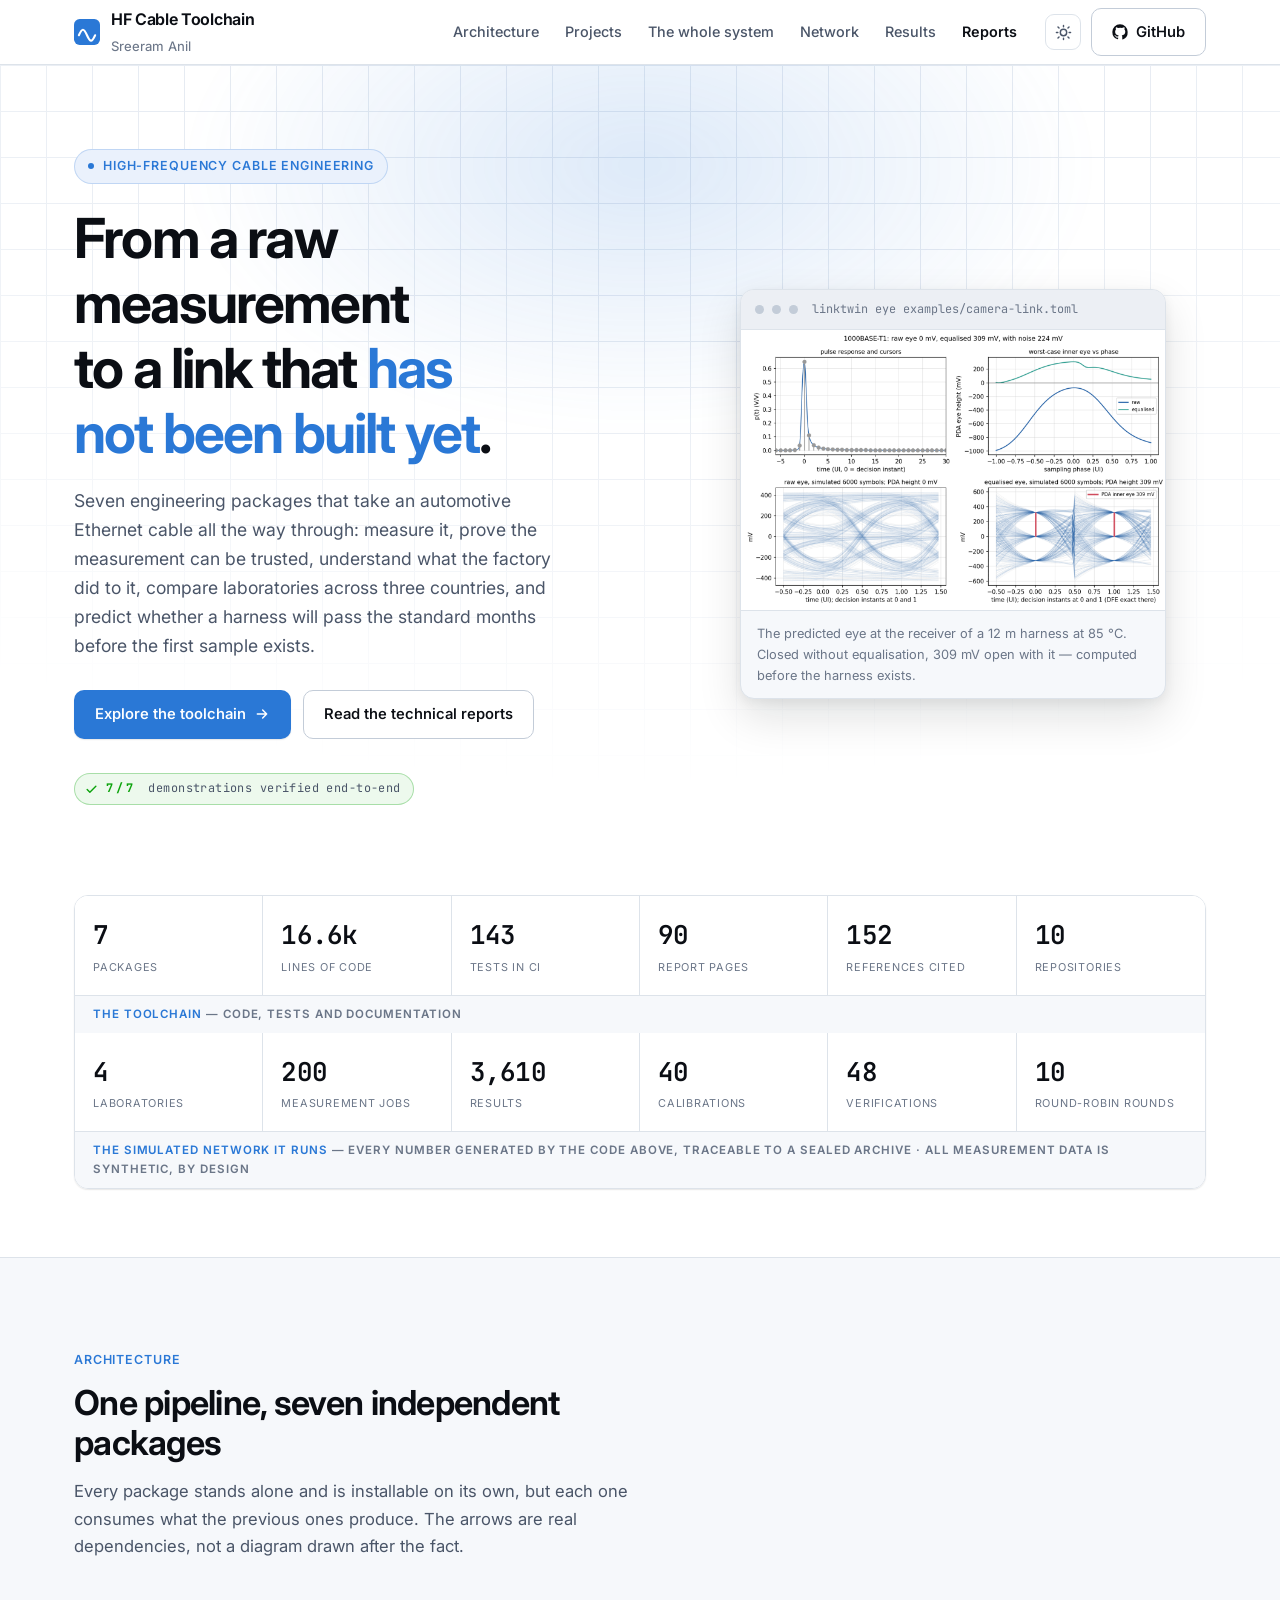
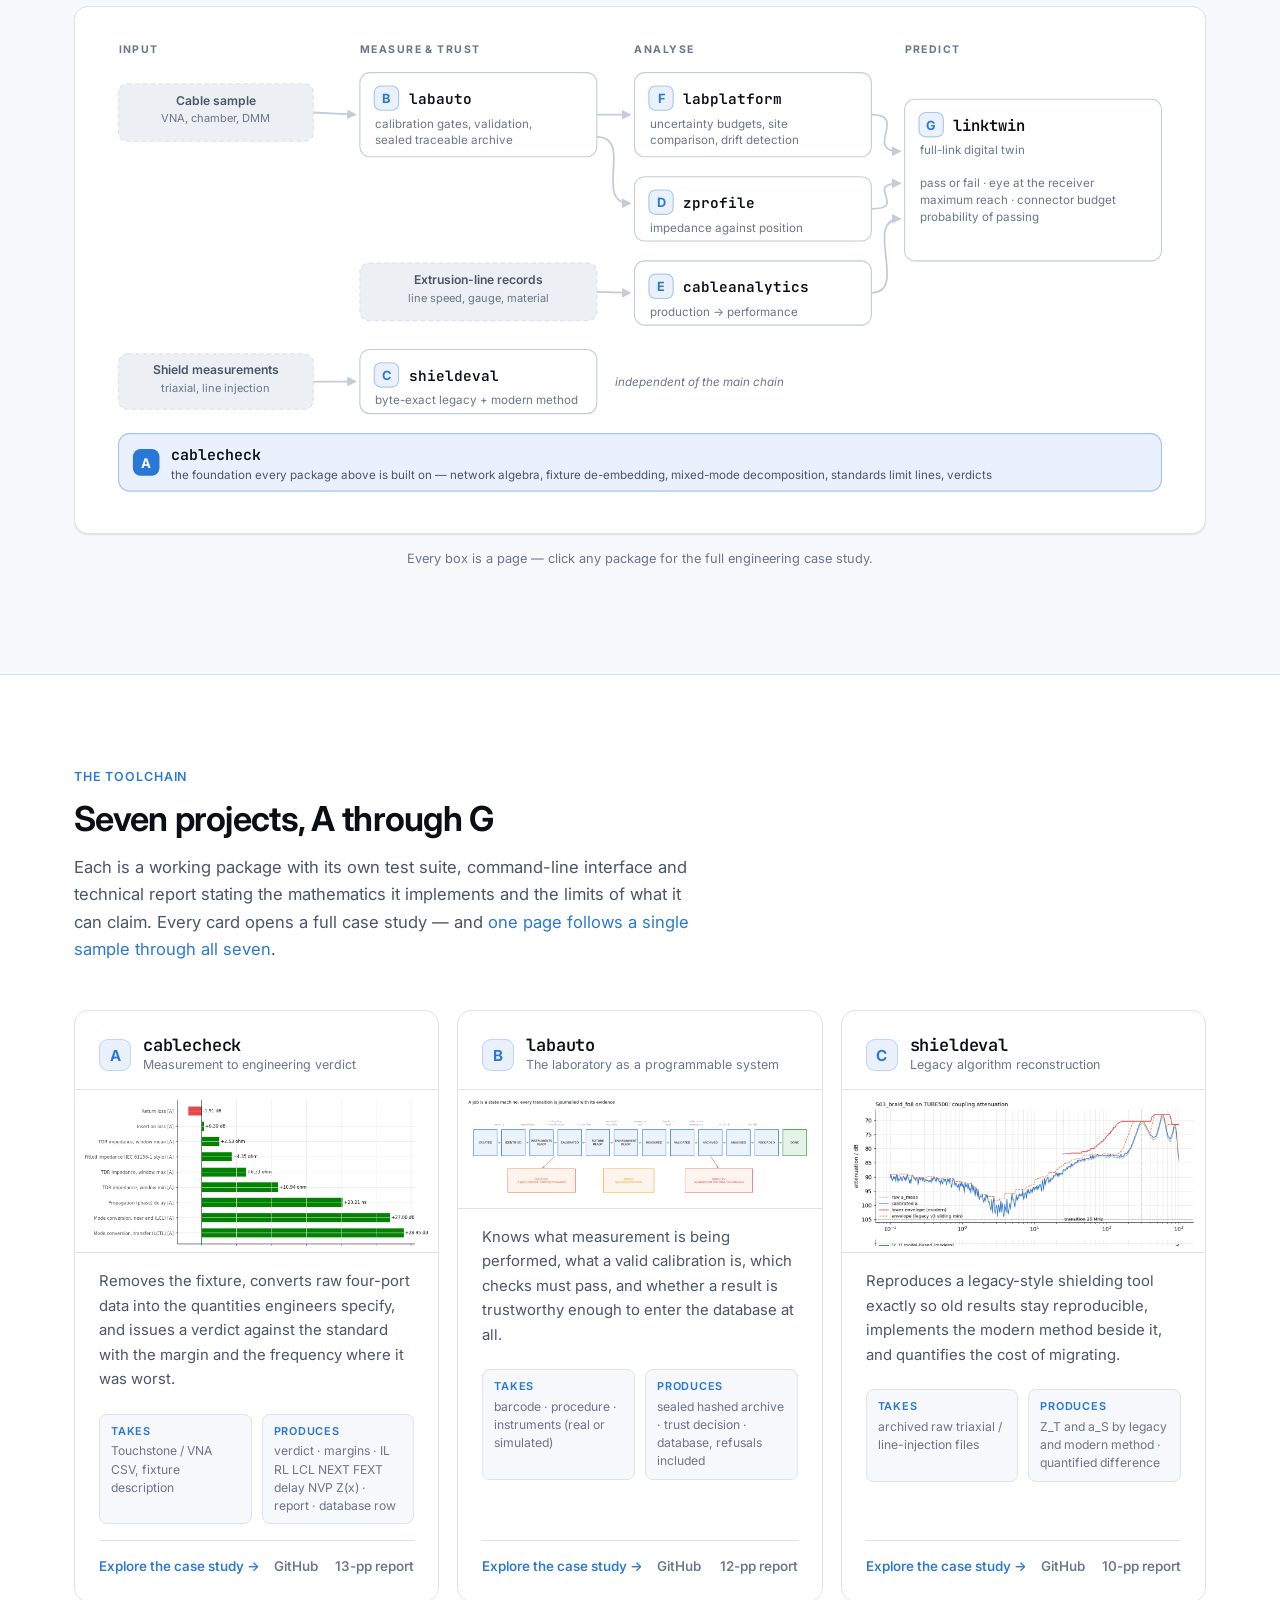
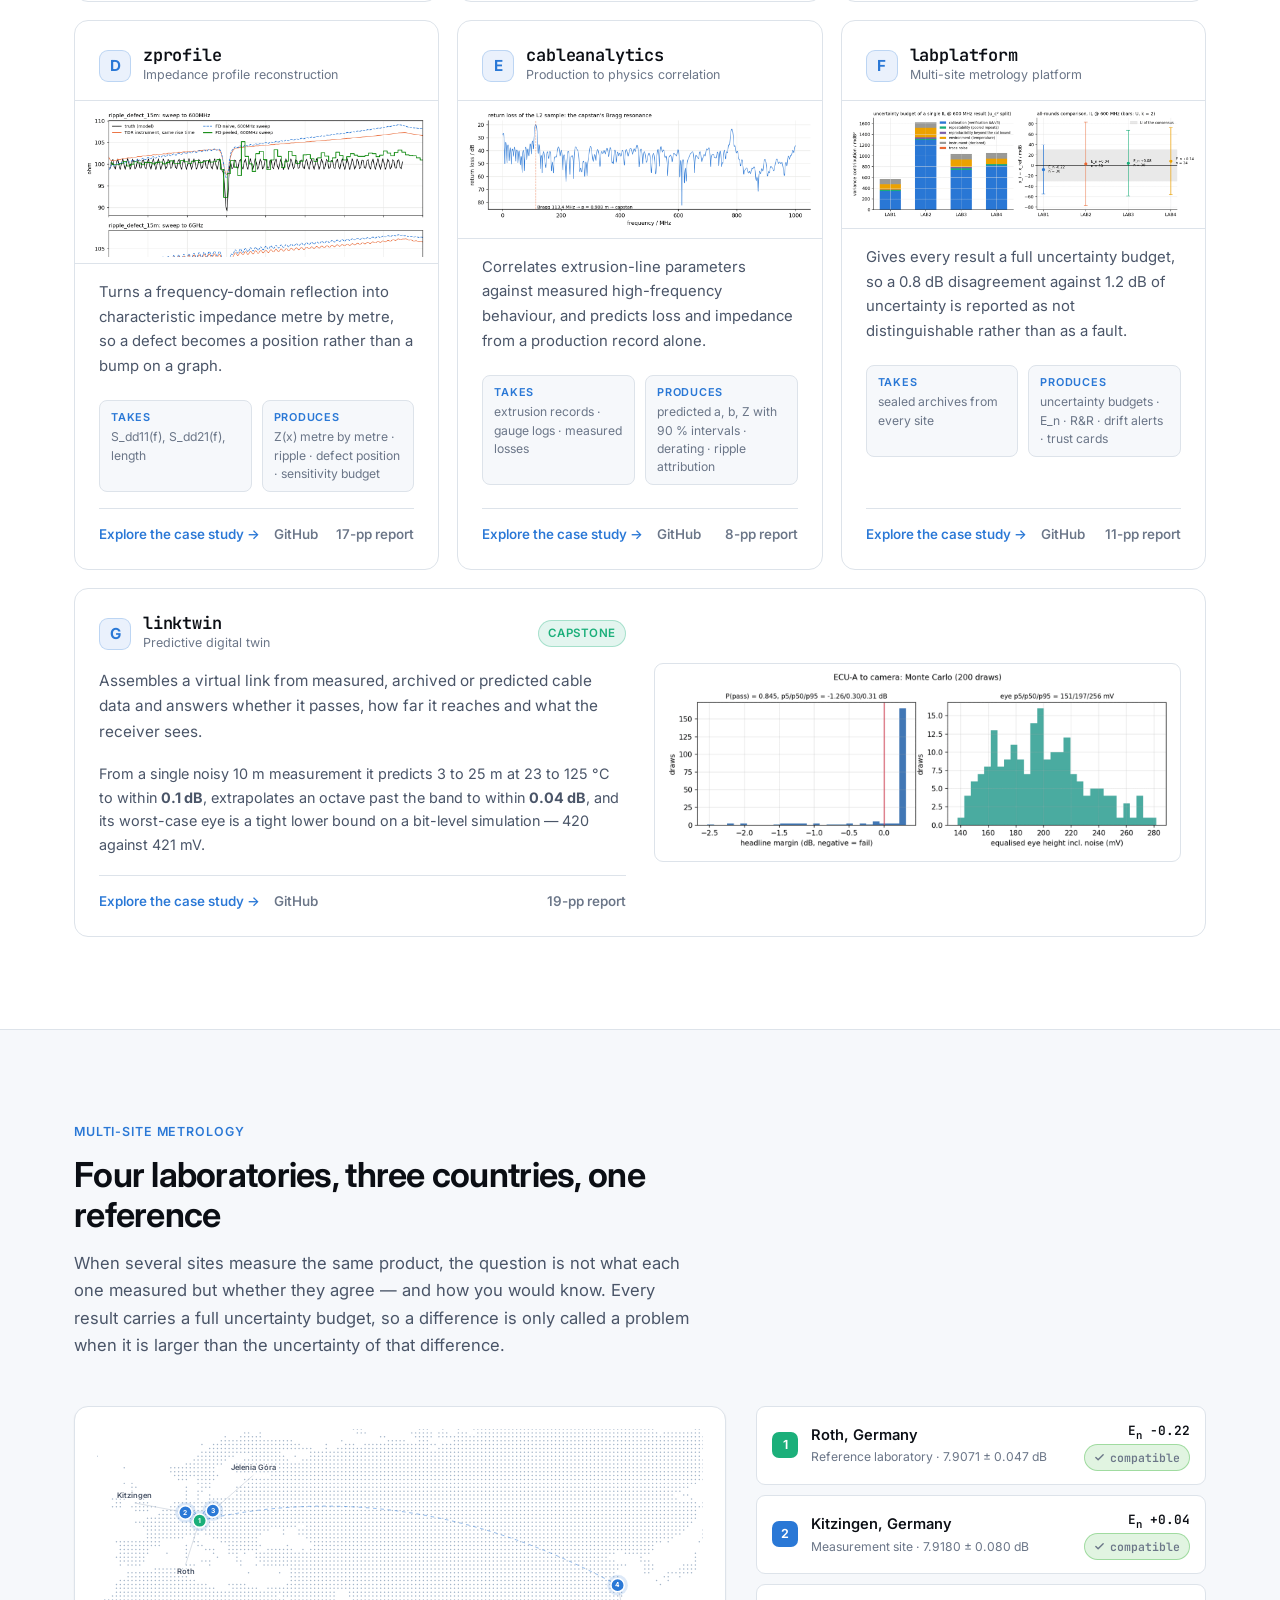
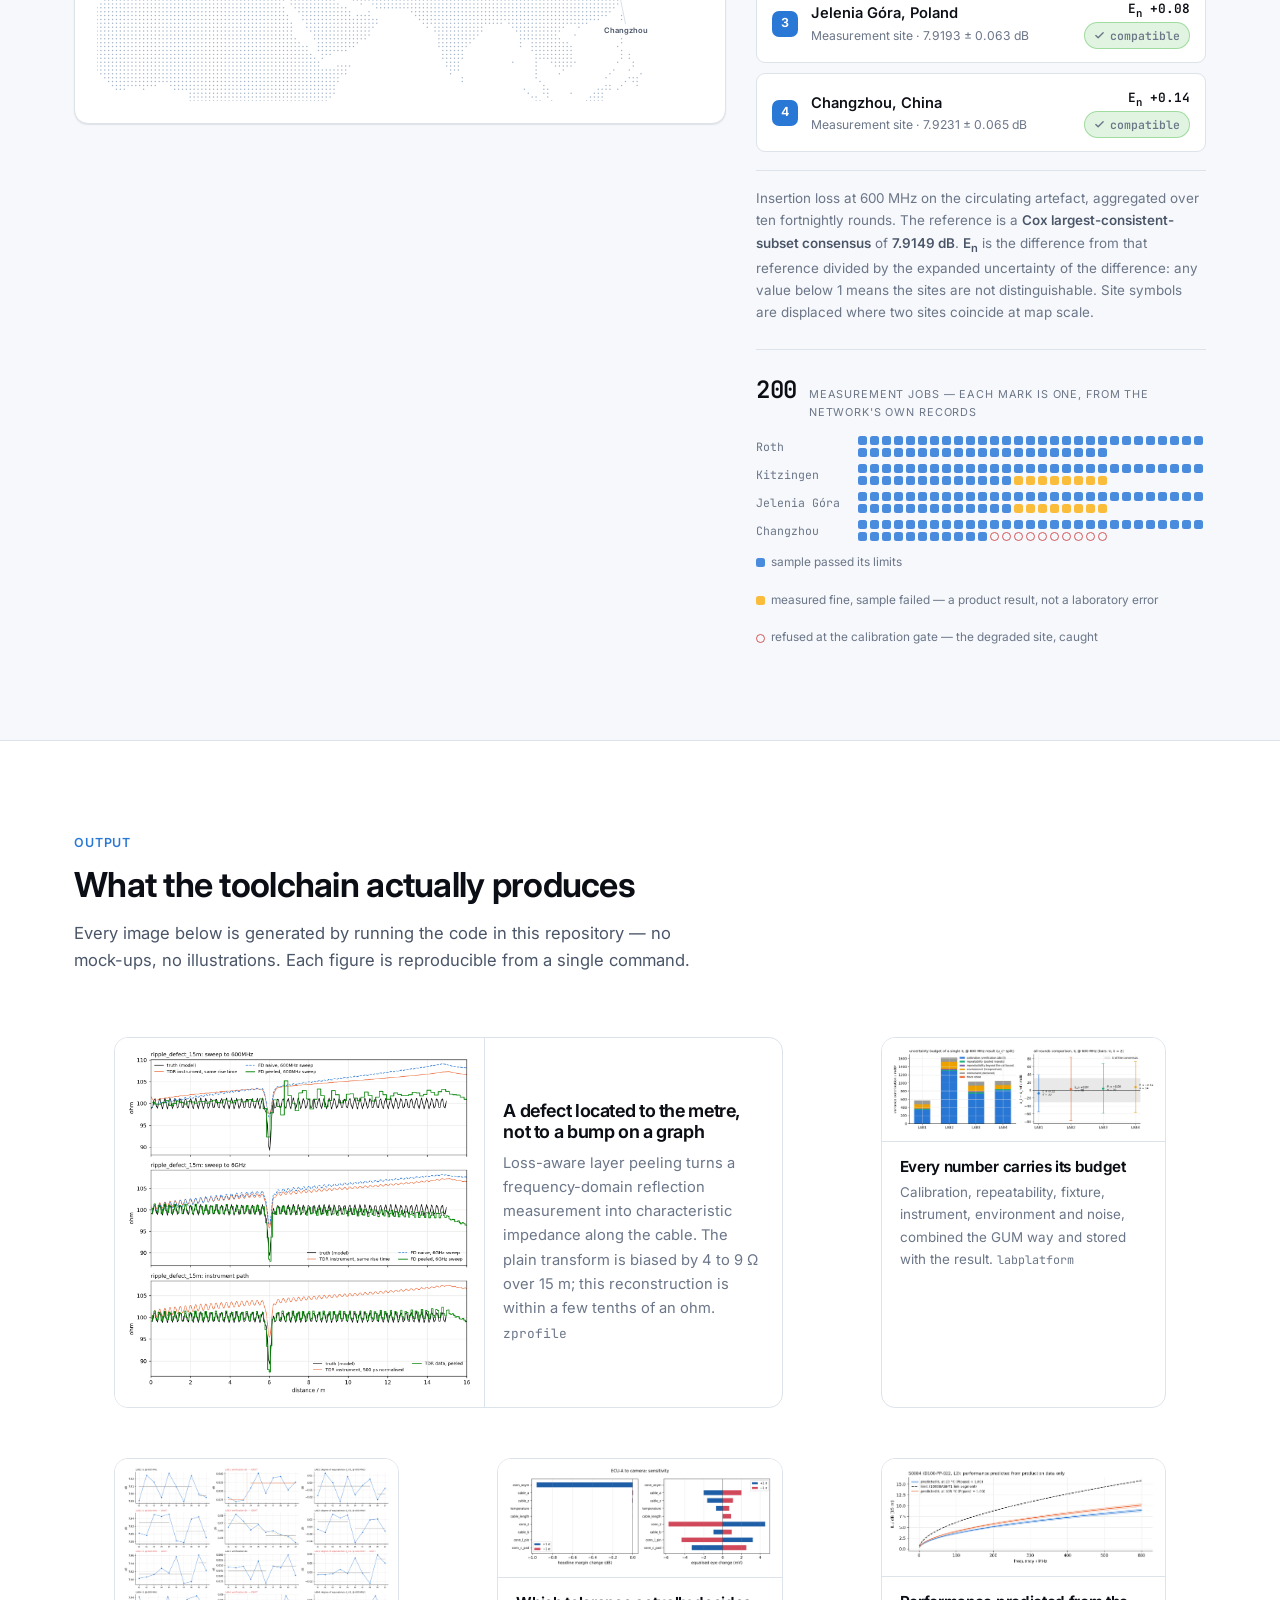
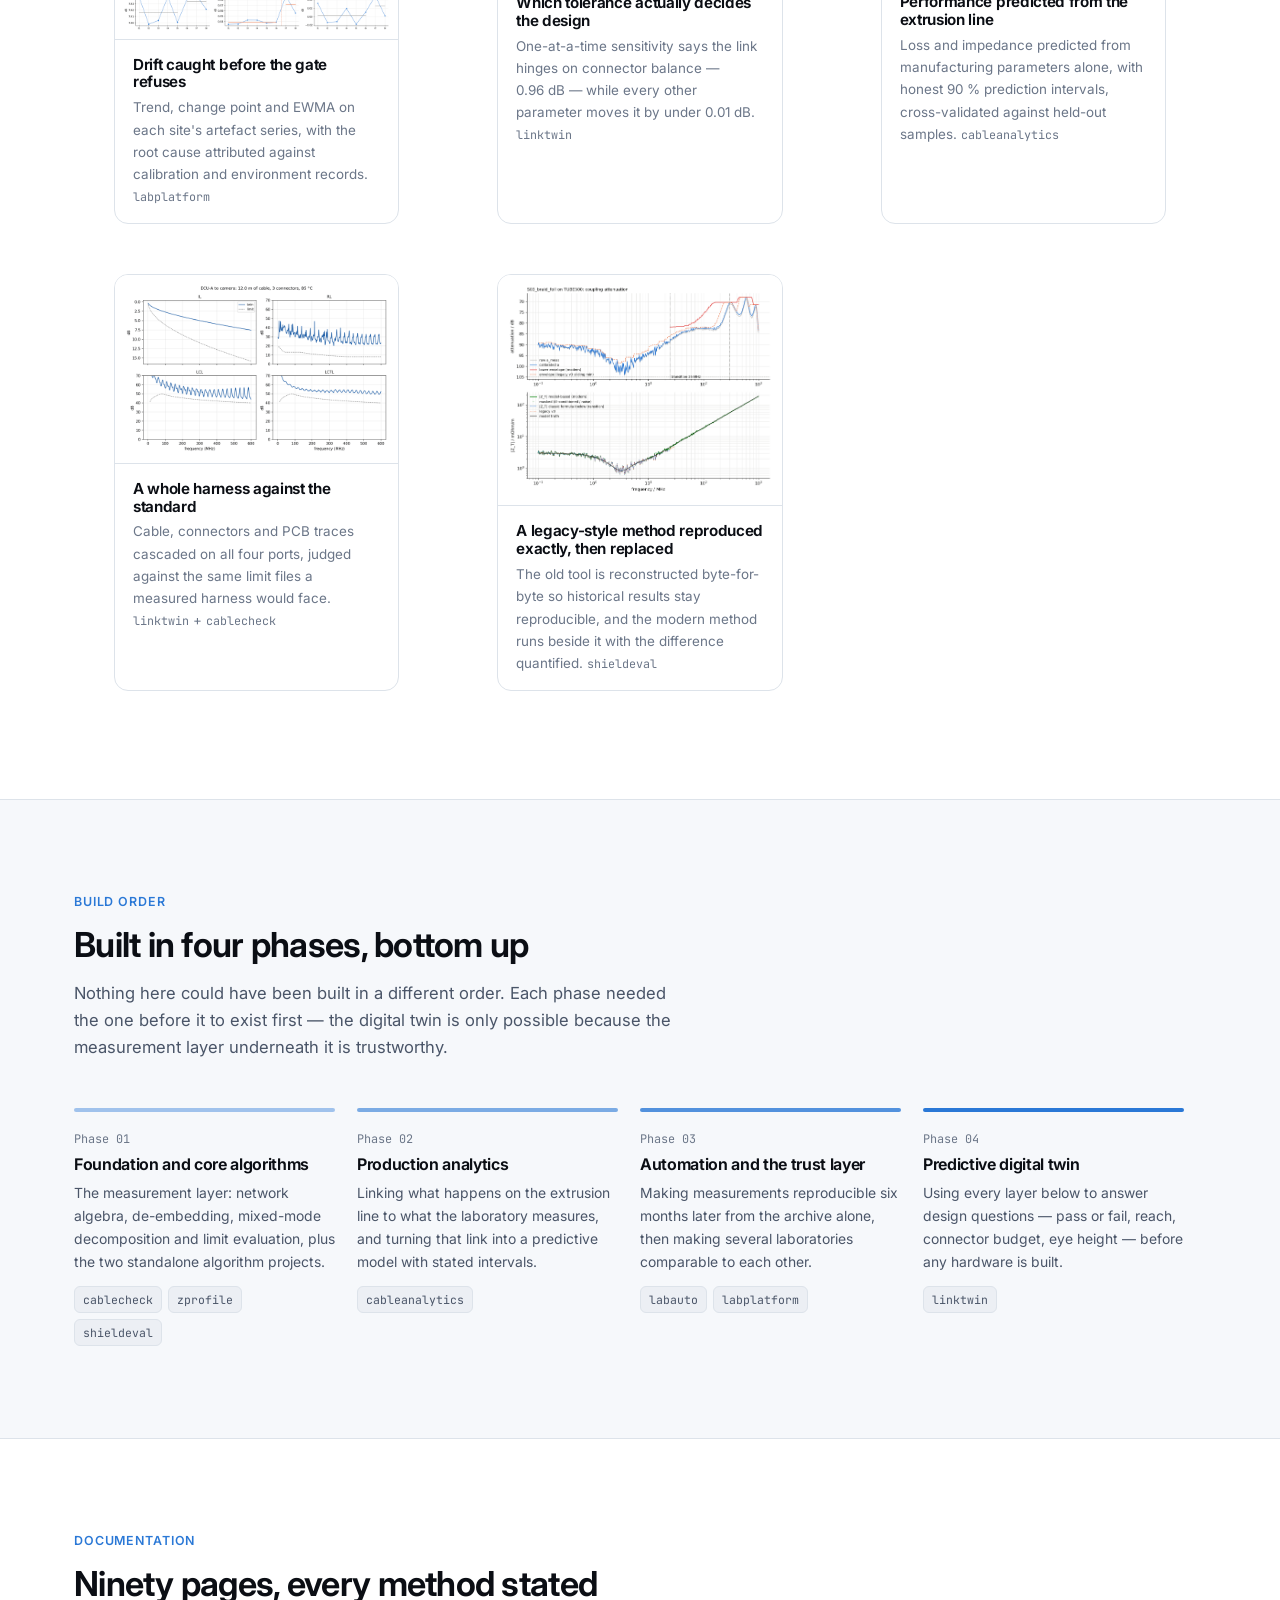
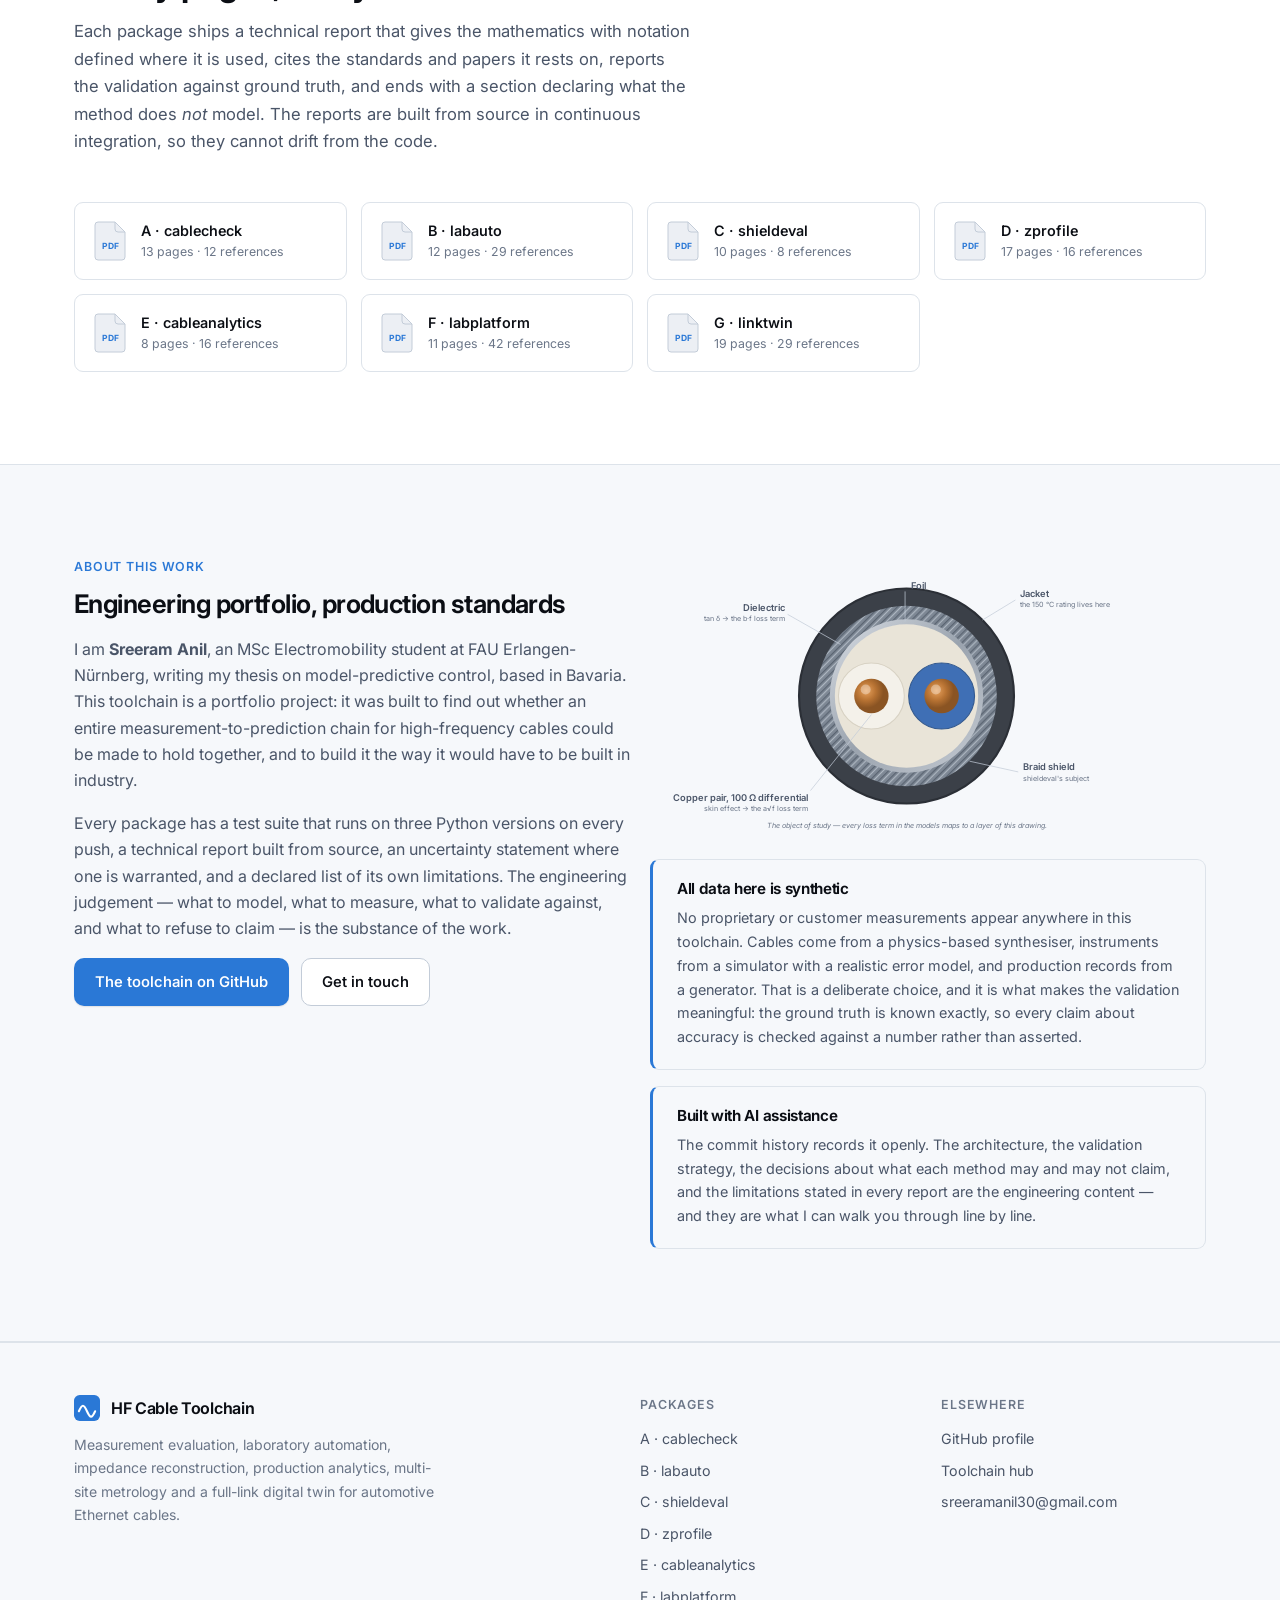
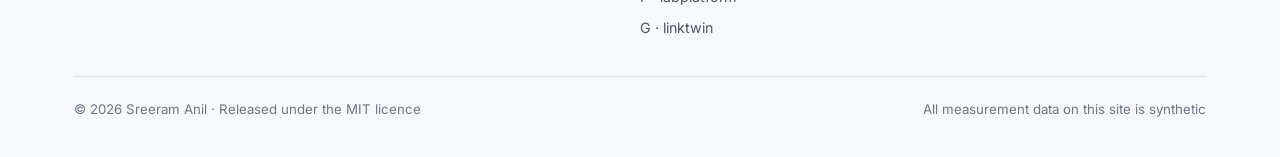
<file: index.html>
<!doctype html>
<html lang="en">
<head>
<meta charset="utf-8">
<meta name="viewport" content="width=device-width, initial-scale=1">
<title>HF Cable Toolchain — Sreeram Anil</title>
<meta name="description" content="Seven engineering packages that take a high-frequency cable from a raw network-analyser measurement to a predicted automotive Ethernet link: measurement evaluation, laboratory automation, impedance reconstruction, production analytics, multi-site metrology and a full-link digital twin.">
<meta name="author" content="Sreeram Anil">
<meta property="og:title" content="HF Cable Toolchain — Sreeram Anil">
<meta property="og:description" content="From a raw measurement to a link that has not been built yet. Seven packages, 143 tests, 90 pages of technical reports.">
<meta property="og:type" content="website">
<link rel="icon" href="data:image/svg+xml,<svg xmlns='http://www.w3.org/2000/svg' viewBox='0 0 32 32'><rect width='32' height='32' rx='7' fill='%232a78d6'/><path d='M6 20c4-9 6-9 10 0s6 9 10 0' stroke='white' stroke-width='2.6' fill='none' stroke-linecap='round'/></svg>">
<link rel="preconnect" href="https://fonts.googleapis.com">
<link rel="preconnect" href="https://fonts.gstatic.com" crossorigin>
<link href="https://fonts.googleapis.com/css2?family=Inter:wght@400;500;600;700&family=JetBrains+Mono:wght@400;500;600&display=swap" rel="stylesheet">
<link rel="stylesheet" href="assets/css/site.css">
</head>
<body>
<a class="skip" href="#main">Skip to content</a>

<nav class="nav">
  <div class="wrap nav-in">
    <a class="brand" href="#top">
      <svg class="brand-mark" viewBox="0 0 32 32" aria-hidden="true">
        <rect width="32" height="32" rx="7" fill="var(--accent)"/>
        <path d="M6 20c4-9 6-9 10 0s6 9 10 0" stroke="#fff" stroke-width="2.6" fill="none" stroke-linecap="round"/>
      </svg>
      <span>HF Cable Toolchain<br><span class="brand-sub">Sreeram Anil</span></span>
    </a>
    <div class="nav-links">
      <a href="#pipeline">Architecture</a>
      <a href="#projects">Projects</a>
      <a href="system.html">The whole system</a>
      <a href="#network">Network</a>
      <a href="#results">Results</a>
      <a href="#reports">Reports</a>
    </div>
    <div class="nav-actions">
      <button class="icon-btn" id="theme" aria-label="Switch between light and dark theme">
        <svg viewBox="0 0 24 24" fill="none" stroke="currentColor" stroke-width="2" stroke-linecap="round"><circle cx="12" cy="12" r="4.5"/><path d="M12 2v2M12 20v2M4.2 4.2l1.5 1.5M18.3 18.3l1.5 1.5M2 12h2M20 12h2M4.2 19.8l1.5-1.5M18.3 5.7l1.5-1.5"/></svg>
      </button>
      <a class="btn btn-ghost" href="https://github.com/anilram30" rel="noopener">
        <svg viewBox="0 0 24 24" fill="currentColor" aria-hidden="true"><path d="M12 .5A11.5 11.5 0 0 0 .5 12a11.5 11.5 0 0 0 7.9 10.9c.6.1.8-.2.8-.6v-2c-3.2.7-3.9-1.5-3.9-1.5-.5-1.4-1.3-1.7-1.3-1.7-1.1-.7 0-.7 0-.7 1.2.1 1.8 1.2 1.8 1.2 1 1.8 2.8 1.3 3.5 1 .1-.8.4-1.3.7-1.6-2.6-.3-5.3-1.3-5.3-5.8 0-1.3.5-2.3 1.2-3.1-.1-.3-.5-1.5.1-3.2 0 0 1-.3 3.3 1.2a11.3 11.3 0 0 1 6 0C17.6 4.7 18.6 5 18.6 5c.6 1.7.2 2.9.1 3.2.8.8 1.2 1.8 1.2 3.1 0 4.5-2.7 5.5-5.3 5.8.4.4.8 1.1.8 2.2v3.3c0 .4.2.7.8.6A11.5 11.5 0 0 0 23.5 12 11.5 11.5 0 0 0 12 .5z"/></svg>
        <span class="gh-label">GitHub</span>
      </a>
    </div>
  </div>
</nav>

<main id="main">
<div id="top"></div>

<!-- ======================================================= hero -->
<header class="hero">
  <div class="wrap">
    <div class="hero-grid">
      <div>
        <span class="eyebrow"><span class="dot"></span>High-frequency cable engineering</span>
        <h1>From a raw measurement to a link that <span class="em">has not been built yet</span>.</h1>
        <p class="hero-lede">
          Seven engineering packages that take an automotive Ethernet cable all the way through:
          measure it, prove the measurement can be trusted, understand what the factory did to it,
          compare laboratories across three countries, and predict whether a harness will pass
          the standard months before the first sample exists.
        </p>
        <div class="hero-cta">
          <a class="btn btn-primary" href="#projects">
            Explore the toolchain
            <svg viewBox="0 0 24 24" fill="none" stroke="currentColor" stroke-width="2.2" stroke-linecap="round" stroke-linejoin="round"><path d="M5 12h14M13 6l6 6-6 6"/></svg>
          </a>
          <a class="btn btn-ghost" href="#reports">Read the technical reports</a>
        </div>
        <a class="hero-verified" href="system.html" title="All seven packages verified end-to-end through the hub — follow one sample through the whole system">
          <svg viewBox="0 0 24 24" fill="none" stroke="currentColor" stroke-width="2.6" stroke-linecap="round" stroke-linejoin="round" aria-hidden="true"><path d="M20 6L9 17l-5-5"/></svg>
          <b>7&thinsp;/&thinsp;7</b>&nbsp;demonstrations verified end-to-end
        </a>
      </div>
      <figure class="hero-art">
        <div class="hero-art-bar">
          <span class="lamp"></span><span class="lamp"></span><span class="lamp"></span>
          <span style="margin-left:6px">linktwin eye examples/camera-link.toml</span>
        </div>
        <img src="assets/img/eye-diagram.png" width="1400" height="924"
             alt="Four panels: the pulse response with its sampled cursors, worst-case eye height against sampling phase, and the simulated raw and equalised eye diagrams for a 1000BASE-T1 link.">
        <figcaption class="hero-art-cap">
          The predicted eye at the receiver of a 12&nbsp;m harness at 85&nbsp;°C. Closed without equalisation,
          309&nbsp;mV open with it — computed before the harness exists.
        </figcaption>
      </figure>
    </div>

    <div class="numbers"><div class="numbers-row"><div class="stat"><div class="stat-n">7</div><div class="stat-l">Packages</div></div><div class="stat"><div class="stat-n">16.6k</div><div class="stat-l">Lines of code</div></div><div class="stat"><div class="stat-n">143</div><div class="stat-l">Tests in CI</div></div><div class="stat"><div class="stat-n">90</div><div class="stat-l">Report pages</div></div><div class="stat"><div class="stat-n">152</div><div class="stat-l">References cited</div></div><div class="stat"><div class="stat-n">10</div><div class="stat-l">Repositories</div></div></div><div class="numbers-label"><b>The toolchain</b> — code, tests and documentation</div><div class="numbers-row"><div class="stat"><div class="stat-n">4</div><div class="stat-l">Laboratories</div></div><div class="stat"><div class="stat-n">200</div><div class="stat-l">Measurement jobs</div></div><div class="stat"><div class="stat-n">3,610</div><div class="stat-l">Results</div></div><div class="stat"><div class="stat-n">40</div><div class="stat-l">Calibrations</div></div><div class="stat"><div class="stat-n">48</div><div class="stat-l">Verifications</div></div><div class="stat"><div class="stat-n">10</div><div class="stat-l">Round-robin rounds</div></div></div><div class="numbers-label"><b>The simulated network it runs</b> — every number generated by the code above, traceable to a sealed archive · all measurement data is synthetic, by design</div></div>
  </div>
</header>

<!-- ======================================================= pipeline -->
<section id="pipeline" class="tint">
  <div class="wrap">
    <div class="sec-head">
      <div class="sec-kicker">Architecture</div>
      <h2>One pipeline, seven independent packages</h2>
      <p>
        Every package stands alone and is installable on its own, but each one consumes what the
        previous ones produce. The arrows are real dependencies, not a diagram drawn after the fact.
      </p>
    </div>
    <div class="pipe"><svg viewBox="0 0 970 424" role="img" aria-label="Architecture: a cable sample and instruments feed labauto, which feeds labplatform and zprofile; extrusion-line records feed cableanalytics; labplatform, zprofile and cableanalytics all feed linktwin, which produces the design decision. shieldeval is an independent branch fed by shield measurements. cablecheck is the foundation beneath every package."><defs><marker id="ah" viewBox="0 0 10 10" refX="8.5" refY="5" markerWidth="5.5" markerHeight="5.5" orient="auto-start-reverse"><path d="M0 0 L10 5 L0 10 z" fill="var(--border-strong)"/></marker></defs><text x="14" y="16" font-size="9.5" font-weight="700" fill="var(--text-3)" letter-spacing="1.3">INPUT</text><text x="232" y="16" font-size="9.5" font-weight="700" fill="var(--text-3)" letter-spacing="1.3">MEASURE & TRUST</text><text x="480" y="16" font-size="9.5" font-weight="700" fill="var(--text-3)" letter-spacing="1.3">ANALYSE</text><text x="724" y="16" font-size="9.5" font-weight="700" fill="var(--text-3)" letter-spacing="1.3">PREDICT</text><rect x="14" y="44" width="176" height="52" rx="8" fill="var(--surface-2)" stroke="var(--border)" stroke-dasharray="4 3"/><text x="102.0" y="63.0" text-anchor="middle" font-size="11" font-weight="600" fill="var(--text-2)">Cable sample</text><text x="102.0" y="79.0" text-anchor="middle" font-size="10" fill="var(--text-3)">VNA, chamber, DMM</text><a href="projects/labauto.html" aria-label="Open the labauto case study"><rect x="232" y="34" width="214" height="76" rx="9" fill="var(--bg)" stroke="var(--border-strong)"/><rect x="245" y="46" width="22" height="22" rx="6" fill="var(--accent-soft)" stroke="var(--accent)" stroke-opacity=".38"/><text x="256" y="57.5" text-anchor="middle" dominant-baseline="central" font-size="11.5" font-weight="700" fill="var(--accent)">B</text><text x="276" y="57.5" dominant-baseline="central" font-size="13" font-weight="600" fill="var(--text)" font-family="var(--mono)">labauto</text><text x="246" y="80" dominant-baseline="central" font-size="10.5" fill="var(--text-3)">calibration gates, validation,</text><text x="246" y="95" dominant-baseline="central" font-size="10.5" fill="var(--text-3)">sealed traceable archive</text></a><a href="projects/labplatform.html" aria-label="Open the labplatform case study"><rect x="480" y="34" width="214" height="76" rx="9" fill="var(--bg)" stroke="var(--border-strong)"/><rect x="493" y="46" width="22" height="22" rx="6" fill="var(--accent-soft)" stroke="var(--accent)" stroke-opacity=".38"/><text x="504" y="57.5" text-anchor="middle" dominant-baseline="central" font-size="11.5" font-weight="700" fill="var(--accent)">F</text><text x="524" y="57.5" dominant-baseline="central" font-size="13" font-weight="600" fill="var(--text)" font-family="var(--mono)">labplatform</text><text x="494" y="80" dominant-baseline="central" font-size="10.5" fill="var(--text-3)">uncertainty budgets, site</text><text x="494" y="95" dominant-baseline="central" font-size="10.5" fill="var(--text-3)">comparison, drift detection</text></a><a href="projects/zprofile.html" aria-label="Open the zprofile case study"><rect x="480" y="128" width="214" height="58" rx="9" fill="var(--bg)" stroke="var(--border-strong)"/><rect x="493" y="140" width="22" height="22" rx="6" fill="var(--accent-soft)" stroke="var(--accent)" stroke-opacity=".38"/><text x="504" y="151.5" text-anchor="middle" dominant-baseline="central" font-size="11.5" font-weight="700" fill="var(--accent)">D</text><text x="524" y="151.5" dominant-baseline="central" font-size="13" font-weight="600" fill="var(--text)" font-family="var(--mono)">zprofile</text><text x="494" y="174" dominant-baseline="central" font-size="10.5" fill="var(--text-3)">impedance against position</text></a><rect x="232" y="206" width="214" height="52" rx="8" fill="var(--surface-2)" stroke="var(--border)" stroke-dasharray="4 3"/><text x="339.0" y="225.0" text-anchor="middle" font-size="11" font-weight="600" fill="var(--text-2)">Extrusion-line records</text><text x="339.0" y="241.0" text-anchor="middle" font-size="10" fill="var(--text-3)">line speed, gauge, material</text><a href="projects/cableanalytics.html" aria-label="Open the cableanalytics case study"><rect x="480" y="204" width="214" height="58" rx="9" fill="var(--bg)" stroke="var(--border-strong)"/><rect x="493" y="216" width="22" height="22" rx="6" fill="var(--accent-soft)" stroke="var(--accent)" stroke-opacity=".38"/><text x="504" y="227.5" text-anchor="middle" dominant-baseline="central" font-size="11.5" font-weight="700" fill="var(--accent)">E</text><text x="524" y="227.5" dominant-baseline="central" font-size="13" font-weight="600" fill="var(--text)" font-family="var(--mono)">cableanalytics</text><text x="494" y="250" dominant-baseline="central" font-size="10.5" fill="var(--text-3)">production → performance</text></a><a href="projects/linktwin.html" aria-label="Open the linktwin case study"><rect x="724" y="58" width="232" height="146" rx="9" fill="var(--bg)" stroke="var(--border-strong)"/><rect x="737" y="70" width="22" height="22" rx="6" fill="var(--accent-soft)" stroke="var(--accent)" stroke-opacity=".38"/><text x="748" y="81.5" text-anchor="middle" dominant-baseline="central" font-size="11.5" font-weight="700" fill="var(--accent)">G</text><text x="768" y="81.5" dominant-baseline="central" font-size="14" font-weight="600" fill="var(--text)" font-family="var(--mono)">linktwin</text><text x="738" y="104" dominant-baseline="central" font-size="10.5" fill="var(--text-3)">full-link digital twin</text><text x="738" y="134" dominant-baseline="central" font-size="10.5" fill="var(--text-3)">pass or fail · eye at the receiver</text><text x="738" y="149" dominant-baseline="central" font-size="10.5" fill="var(--text-3)">maximum reach · connector budget</text><text x="738" y="164" dominant-baseline="central" font-size="10.5" fill="var(--text-3)">probability of passing</text></a><rect x="14" y="288" width="176" height="50" rx="8" fill="var(--surface-2)" stroke="var(--border)" stroke-dasharray="4 3"/><text x="102.0" y="306.0" text-anchor="middle" font-size="11" font-weight="600" fill="var(--text-2)">Shield measurements</text><text x="102.0" y="322.0" text-anchor="middle" font-size="10" fill="var(--text-3)">triaxial, line injection</text><a href="projects/shieldeval.html" aria-label="Open the shieldeval case study"><rect x="232" y="284" width="214" height="58" rx="9" fill="var(--bg)" stroke="var(--border-strong)"/><rect x="245" y="296" width="22" height="22" rx="6" fill="var(--accent-soft)" stroke="var(--accent)" stroke-opacity=".38"/><text x="256" y="307.5" text-anchor="middle" dominant-baseline="central" font-size="11.5" font-weight="700" fill="var(--accent)">C</text><text x="276" y="307.5" dominant-baseline="central" font-size="13" font-weight="600" fill="var(--text)" font-family="var(--mono)">shieldeval</text><text x="246" y="330" dominant-baseline="central" font-size="10.5" fill="var(--text-3)">byte-exact legacy + modern method</text></a><text x="462" y="313" dominant-baseline="central" font-size="10.5" fill="var(--text-3)" font-style="italic">independent of the main chain</text><path d="M190 70 L228 72" stroke="var(--border-strong)" stroke-width="1.6" fill="none" marker-end="url(#ah)"/><path d="M446 72 L476 72" stroke="var(--border-strong)" stroke-width="1.6" fill="none" marker-end="url(#ah)"/><path d="M446 92 C480 92 442 152 476 152" stroke="var(--border-strong)" stroke-width="1.6" fill="none" marker-end="url(#ah)"/><path d="M446 232 L476 233" stroke="var(--border-strong)" stroke-width="1.6" fill="none" marker-end="url(#ah)"/><path d="M190 313 L228 313" stroke="var(--border-strong)" stroke-width="1.6" fill="none" marker-end="url(#ah)"/><path d="M694 72 C728 72 686 105 720 105" stroke="var(--border-strong)" stroke-width="1.6" fill="none" marker-end="url(#ah)"/><path d="M694 157 C728 157 686 134 720 134" stroke="var(--border-strong)" stroke-width="1.6" fill="none" marker-end="url(#ah)"/><path d="M694 233 C728 233 686 166 720 166" stroke="var(--border-strong)" stroke-width="1.6" fill="none" marker-end="url(#ah)"/><a href="projects/cablecheck.html" aria-label="Open the cablecheck case study"><rect x="14" y="360" width="942" height="52" rx="10" fill="var(--accent-soft)" stroke="var(--accent)" stroke-opacity=".4"/><rect x="27" y="374" width="24" height="24" rx="7" fill="var(--accent)"/><text x="39" y="386.5" text-anchor="middle" dominant-baseline="central" font-size="12" font-weight="700" fill="#fff">A</text><text x="61" y="379" dominant-baseline="central" font-size="13.5" font-weight="600" fill="var(--text)" font-family="var(--mono)">cablecheck</text><text x="61" y="397" dominant-baseline="central" font-size="10.5" fill="var(--text-2)">the foundation every package above is built on — network algebra, fixture de-embedding, mixed-mode decomposition, standards limit lines, verdicts</text></a></svg></div>
    <p class="pipe-hint">Every box is a page — click any package for the full engineering case study.</p>
  </div>
</section>

<!-- ======================================================= projects -->
<section id="projects">
  <div class="wrap">
    <div class="sec-head">
      <div class="sec-kicker">The toolchain</div>
      <h2>Seven projects, A through G</h2>
      <p>
        Each is a working package with its own test suite, command-line interface and technical
        report stating the mathematics it implements and the limits of what it can claim. Every card
        opens a full case study — and <a href="system.html">one page follows a single sample through
        all seven</a>.
      </p>
    </div>
    <div class="cards"><article class="card">
  <div class="card-top">
    <div class="card-letter">A</div>
    <div><h3>cablecheck</h3><div class="card-title">Measurement to engineering verdict</div></div>
  </div>
  <div class="card-thumb"><img src="assets/img/p/a-margins.png" loading="lazy" alt=""></div>
  <p>Removes the fixture, converts raw four-port data into the quantities engineers specify, and issues a verdict against the standard with the margin and the frequency where it was worst.</p>
  <div class="card-io"><div><b>Takes</b>Touchstone / VNA CSV, fixture description</div><div><b>Produces</b>verdict · margins · IL RL LCL NEXT FEXT delay NVP Z(x) · report · database row</div></div>
  <div class="card-actions">
    <a class="card-link" href="projects/cablecheck.html">Explore the case study &rarr;</a>
    <a class="ghost" href="https://github.com/anilram30/cablecheck" rel="noopener">GitHub</a>
    <a class="ghost" href="reports/cablecheck.pdf" style="margin-left:auto">13-pp report</a>
  </div>
</article>
<article class="card">
  <div class="card-top">
    <div class="card-letter">B</div>
    <div><h3>labauto</h3><div class="card-title">The laboratory as a programmable system</div></div>
  </div>
  <div class="card-thumb"><img src="assets/img/p/b-states.png" loading="lazy" alt=""></div>
  <p>Knows what measurement is being performed, what a valid calibration is, which checks must pass, and whether a result is trustworthy enough to enter the database at all.</p>
  <div class="card-io"><div><b>Takes</b>barcode · procedure · instruments (real or simulated)</div><div><b>Produces</b>sealed hashed archive · trust decision · database, refusals included</div></div>
  <div class="card-actions">
    <a class="card-link" href="projects/labauto.html">Explore the case study &rarr;</a>
    <a class="ghost" href="https://github.com/anilram30/labauto" rel="noopener">GitHub</a>
    <a class="ghost" href="reports/labauto.pdf" style="margin-left:auto">12-pp report</a>
  </div>
</article>
<article class="card">
  <div class="card-top">
    <div class="card-letter">C</div>
    <div><h3>shieldeval</h3><div class="card-title">Legacy algorithm reconstruction</div></div>
  </div>
  <div class="card-thumb"><img src="assets/img/p/c-braidfoil.png" loading="lazy" alt=""></div>
  <p>Reproduces a legacy-style shielding tool exactly so old results stay reproducible, implements the modern method beside it, and quantifies the cost of migrating.</p>
  <div class="card-io"><div><b>Takes</b>archived raw triaxial / line-injection files</div><div><b>Produces</b>Z_T and a_S by legacy and modern method · quantified difference</div></div>
  <div class="card-actions">
    <a class="card-link" href="projects/shieldeval.html">Explore the case study &rarr;</a>
    <a class="ghost" href="https://github.com/anilram30/shieldeval" rel="noopener">GitHub</a>
    <a class="ghost" href="reports/shieldeval.pdf" style="margin-left:auto">10-pp report</a>
  </div>
</article>
<article class="card">
  <div class="card-top">
    <div class="card-letter">D</div>
    <div><h3>zprofile</h3><div class="card-title">Impedance profile reconstruction</div></div>
  </div>
  <div class="card-thumb"><img src="assets/img/p/d-defect.png" loading="lazy" alt=""></div>
  <p>Turns a frequency-domain reflection into characteristic impedance metre by metre, so a defect becomes a position rather than a bump on a graph.</p>
  <div class="card-io"><div><b>Takes</b>S_dd11(f), S_dd21(f), length</div><div><b>Produces</b>Z(x) metre by metre · ripple · defect position · sensitivity budget</div></div>
  <div class="card-actions">
    <a class="card-link" href="projects/zprofile.html">Explore the case study &rarr;</a>
    <a class="ghost" href="https://github.com/anilram30/zprofile" rel="noopener">GitHub</a>
    <a class="ghost" href="reports/zprofile.pdf" style="margin-left:auto">17-pp report</a>
  </div>
</article>
<article class="card">
  <div class="card-top">
    <div class="card-letter">E</div>
    <div><h3>cableanalytics</h3><div class="card-title">Production to physics correlation</div></div>
  </div>
  <div class="card-thumb"><img src="assets/img/p/e-bragg.png" loading="lazy" alt=""></div>
  <p>Correlates extrusion-line parameters against measured high-frequency behaviour, and predicts loss and impedance from a production record alone.</p>
  <div class="card-io"><div><b>Takes</b>extrusion records · gauge logs · measured losses</div><div><b>Produces</b>predicted a, b, Z with 90 % intervals · derating · ripple attribution</div></div>
  <div class="card-actions">
    <a class="card-link" href="projects/cableanalytics.html">Explore the case study &rarr;</a>
    <a class="ghost" href="https://github.com/anilram30/cableanalytics" rel="noopener">GitHub</a>
    <a class="ghost" href="reports/cableanalytics.pdf" style="margin-left:auto">8-pp report</a>
  </div>
</article>
<article class="card">
  <div class="card-top">
    <div class="card-letter">F</div>
    <div><h3>labplatform</h3><div class="card-title">Multi-site metrology platform</div></div>
  </div>
  <div class="card-thumb"><img src="assets/img/p/f-budget.png" loading="lazy" alt=""></div>
  <p>Gives every result a full uncertainty budget, so a 0.8 dB disagreement against 1.2 dB of uncertainty is reported as not distinguishable rather than as a fault.</p>
  <div class="card-io"><div><b>Takes</b>sealed archives from every site</div><div><b>Produces</b>uncertainty budgets · E_n · R&R · drift alerts · trust cards</div></div>
  <div class="card-actions">
    <a class="card-link" href="projects/labplatform.html">Explore the case study &rarr;</a>
    <a class="ghost" href="https://github.com/anilram30/labplatform" rel="noopener">GitHub</a>
    <a class="ghost" href="reports/labplatform.pdf" style="margin-left:auto">11-pp report</a>
  </div>
</article>
<article class="card card-wide">
  <div class="card-body">
    <div class="card-top">
      <div class="card-letter">G</div>
      <div><h3>linktwin</h3><div class="card-title">Predictive digital twin</div></div>
      <span class="card-flag">Capstone</span>
    </div>
    <p>Assembles a virtual link from measured, archived or predicted cable data and answers whether it passes, how far it reaches and what the receiver sees.</p>
    <p style="font-size:.9rem">
      From a single noisy 10&nbsp;m measurement it predicts 3 to 25&nbsp;m at 23 to 125&nbsp;°C to within
      <b>0.1&nbsp;dB</b>, extrapolates an octave past the band to within <b>0.04&nbsp;dB</b>, and its
      worst-case eye is a tight lower bound on a bit-level simulation — 420 against 421&nbsp;mV.
    </p>
    <div class="card-actions">
      <a class="card-link" href="projects/linktwin.html">Explore the case study &rarr;</a>
      <a class="ghost" href="https://github.com/anilram30/linktwin" rel="noopener">GitHub</a>
      <a class="ghost" href="reports/linktwin.pdf" style="margin-left:auto">19-pp report</a>
    </div>
  </div>
  <div class="shot-img">
    <img src="assets/img/montecarlo.png" width="1400" height="504" loading="lazy"
         alt="Monte Carlo distributions of the link margin and the equalised eye height over 200 draws of the tolerances.">
  </div>
</article></div>
  </div>
</section>

<!-- ======================================================= network -->
<section id="network" class="tint">
  <div class="wrap">
    <div class="sec-head">
      <div class="sec-kicker">Multi-site metrology</div>
      <h2>Four laboratories, three countries, one reference</h2>
      <p>
        When several sites measure the same product, the question is not what each one measured but
        whether they agree — and how you would know. Every result carries a full uncertainty budget,
        so a difference is only called a problem when it is larger than the uncertainty of that difference.
      </p>
    </div>
    <div class="map-layout">
      <div class="map-panel"><svg class="worldmap" viewBox="0 0 1000 449" role="img" aria-label="Dot-matrix map of Europe and Asia marking four measurement sites: Roth and Kitzingen in Germany, Jelenia Gora in Poland and Changzhou in China."><g class="wm-land" stroke-width="2.45" stroke-linecap="round" stroke-dasharray="0 6.410"><line x1="153.8" y1="448.7" x2="378.2" y2="448.7"/><line x1="724.4" y1="448.7" x2="737.2" y2="448.7"/><line x1="750.0" y1="448.7" x2="756.4" y2="448.7"/><line x1="807.7" y1="448.7" x2="839.7" y2="448.7"/><line x1="153.8" y1="442.3" x2="384.6" y2="442.3"/><line x1="717.9" y1="442.3" x2="724.4" y2="442.3"/><line x1="743.6" y1="442.3" x2="750.0" y2="442.3"/><line x1="814.1" y1="442.3" x2="839.7" y2="442.3"/><line x1="153.8" y1="435.9" x2="391.0" y2="435.9"/><line x1="711.5" y1="435.9" x2="717.9" y2="435.9"/><line x1="737.2" y1="435.9" x2="750.0" y2="435.9"/><line x1="782.1" y1="435.9" x2="782.1" y2="435.9"/><line x1="820.5" y1="435.9" x2="839.7" y2="435.9"/><line x1="32.1" y1="429.5" x2="51.3" y2="429.5"/><line x1="76.9" y1="429.5" x2="76.9" y2="429.5"/><line x1="128.2" y1="429.5" x2="397.4" y2="429.5"/><line x1="705.1" y1="429.5" x2="711.5" y2="429.5"/><line x1="737.2" y1="429.5" x2="750.0" y2="429.5"/><line x1="826.9" y1="429.5" x2="846.2" y2="429.5"/><line x1="859.0" y1="429.5" x2="859.0" y2="429.5"/><line x1="25.6" y1="423.1" x2="96.2" y2="423.1"/><line x1="121.8" y1="423.1" x2="397.4" y2="423.1"/><line x1="737.2" y1="423.1" x2="743.6" y2="423.1"/><line x1="839.7" y1="423.1" x2="846.2" y2="423.1"/><line x1="865.4" y1="423.1" x2="865.4" y2="423.1"/><line x1="891.0" y1="423.1" x2="891.0" y2="423.1"/><line x1="19.2" y1="416.7" x2="403.8" y2="416.7"/><line x1="602.6" y1="416.7" x2="609.0" y2="416.7"/><line x1="730.8" y1="416.7" x2="730.8" y2="416.7"/><line x1="871.8" y1="416.7" x2="871.8" y2="416.7"/><line x1="884.6" y1="416.7" x2="897.4" y2="416.7"/><line x1="12.8" y1="410.3" x2="403.8" y2="410.3"/><line x1="602.6" y1="410.3" x2="609.0" y2="410.3"/><line x1="724.4" y1="410.3" x2="730.8" y2="410.3"/><line x1="839.7" y1="410.3" x2="839.7" y2="410.3"/><line x1="878.2" y1="410.3" x2="897.4" y2="410.3"/><line x1="6.4" y1="403.8" x2="410.3" y2="403.8"/><line x1="583.3" y1="403.8" x2="589.7" y2="403.8"/><line x1="724.4" y1="403.8" x2="724.4" y2="403.8"/><line x1="762.8" y1="403.8" x2="762.8" y2="403.8"/><line x1="846.2" y1="403.8" x2="846.2" y2="403.8"/><line x1="897.4" y1="403.8" x2="897.4" y2="403.8"/><line x1="0.0" y1="397.4" x2="410.3" y2="397.4"/><line x1="583.3" y1="397.4" x2="596.2" y2="397.4"/><line x1="724.4" y1="397.4" x2="724.4" y2="397.4"/><line x1="769.2" y1="397.4" x2="769.2" y2="397.4"/><line x1="852.6" y1="397.4" x2="852.6" y2="397.4"/><line x1="878.2" y1="397.4" x2="878.2" y2="397.4"/><line x1="0.0" y1="391.0" x2="365.4" y2="391.0"/><line x1="397.4" y1="391.0" x2="416.7" y2="391.0"/><line x1="576.9" y1="391.0" x2="596.2" y2="391.0"/><line x1="724.4" y1="391.0" x2="724.4" y2="391.0"/><line x1="756.4" y1="391.0" x2="782.1" y2="391.0"/><line x1="884.6" y1="391.0" x2="891.0" y2="391.0"/><line x1="0.0" y1="384.6" x2="365.4" y2="384.6"/><line x1="576.9" y1="384.6" x2="596.2" y2="384.6"/><line x1="685.9" y1="384.6" x2="685.9" y2="384.6"/><line x1="724.4" y1="384.6" x2="724.4" y2="384.6"/><line x1="750.0" y1="384.6" x2="788.5" y2="384.6"/><line x1="859.0" y1="384.6" x2="859.0" y2="384.6"/><line x1="884.6" y1="384.6" x2="891.0" y2="384.6"/><line x1="0.0" y1="378.2" x2="359.0" y2="378.2"/><line x1="371.8" y1="378.2" x2="378.2" y2="378.2"/><line x1="570.5" y1="378.2" x2="602.6" y2="378.2"/><line x1="724.4" y1="378.2" x2="788.5" y2="378.2"/><line x1="865.4" y1="378.2" x2="865.4" y2="378.2"/><line x1="878.2" y1="378.2" x2="884.6" y2="378.2"/><line x1="0.0" y1="371.8" x2="352.6" y2="371.8"/><line x1="371.8" y1="371.8" x2="391.0" y2="371.8"/><line x1="570.5" y1="371.8" x2="602.6" y2="371.8"/><line x1="724.4" y1="371.8" x2="788.5" y2="371.8"/><line x1="865.4" y1="371.8" x2="865.4" y2="371.8"/><line x1="878.2" y1="371.8" x2="878.2" y2="371.8"/><line x1="0.0" y1="365.4" x2="346.2" y2="365.4"/><line x1="365.4" y1="365.4" x2="410.3" y2="365.4"/><line x1="570.5" y1="365.4" x2="602.6" y2="365.4"/><line x1="717.9" y1="365.4" x2="782.1" y2="365.4"/><line x1="865.4" y1="365.4" x2="871.8" y2="365.4"/><line x1="0.0" y1="359.0" x2="346.2" y2="359.0"/><line x1="365.4" y1="359.0" x2="423.1" y2="359.0"/><line x1="564.1" y1="359.0" x2="609.0" y2="359.0"/><line x1="698.7" y1="359.0" x2="698.7" y2="359.0"/><line x1="717.9" y1="359.0" x2="782.1" y2="359.0"/><line x1="859.0" y1="359.0" x2="865.4" y2="359.0"/><line x1="0.0" y1="352.6" x2="339.7" y2="352.6"/><line x1="365.4" y1="352.6" x2="435.9" y2="352.6"/><line x1="564.1" y1="352.6" x2="615.4" y2="352.6"/><line x1="698.7" y1="352.6" x2="705.1" y2="352.6"/><line x1="717.9" y1="352.6" x2="775.6" y2="352.6"/><line x1="865.4" y1="352.6" x2="871.8" y2="352.6"/><line x1="0.0" y1="346.2" x2="333.3" y2="346.2"/><line x1="359.0" y1="346.2" x2="448.7" y2="346.2"/><line x1="564.1" y1="346.2" x2="621.8" y2="346.2"/><line x1="698.7" y1="346.2" x2="769.2" y2="346.2"/><line x1="865.4" y1="346.2" x2="871.8" y2="346.2"/><line x1="0.0" y1="339.7" x2="326.9" y2="339.7"/><line x1="359.0" y1="339.7" x2="455.1" y2="339.7"/><line x1="564.1" y1="339.7" x2="628.2" y2="339.7"/><line x1="698.7" y1="339.7" x2="762.8" y2="339.7"/><line x1="788.5" y1="339.7" x2="794.9" y2="339.7"/><line x1="0.0" y1="333.3" x2="326.9" y2="333.3"/><line x1="352.6" y1="333.3" x2="455.1" y2="333.3"/><line x1="557.7" y1="333.3" x2="641.0" y2="333.3"/><line x1="692.3" y1="333.3" x2="769.2" y2="333.3"/><line x1="0.0" y1="326.9" x2="326.9" y2="326.9"/><line x1="346.2" y1="326.9" x2="461.5" y2="326.9"/><line x1="544.9" y1="326.9" x2="544.9" y2="326.9"/><line x1="557.7" y1="326.9" x2="641.0" y2="326.9"/><line x1="685.9" y1="326.9" x2="775.6" y2="326.9"/><line x1="794.9" y1="326.9" x2="794.9" y2="326.9"/><line x1="0.0" y1="320.5" x2="320.5" y2="320.5"/><line x1="346.2" y1="320.5" x2="467.9" y2="320.5"/><line x1="538.5" y1="320.5" x2="666.7" y2="320.5"/><line x1="679.5" y1="320.5" x2="814.1" y2="320.5"/><line x1="0.0" y1="314.1" x2="314.1" y2="314.1"/><line x1="339.7" y1="314.1" x2="467.9" y2="314.1"/><line x1="532.1" y1="314.1" x2="833.3" y2="314.1"/><line x1="865.4" y1="314.1" x2="865.4" y2="314.1"/><line x1="0.0" y1="307.7" x2="314.1" y2="307.7"/><line x1="339.7" y1="307.7" x2="416.7" y2="307.7"/><line x1="429.5" y1="307.7" x2="455.1" y2="307.7"/><line x1="525.6" y1="307.7" x2="839.7" y2="307.7"/><line x1="865.4" y1="307.7" x2="865.4" y2="307.7"/><line x1="0.0" y1="301.3" x2="307.7" y2="301.3"/><line x1="333.3" y1="301.3" x2="416.7" y2="301.3"/><line x1="448.7" y1="301.3" x2="448.7" y2="301.3"/><line x1="519.2" y1="301.3" x2="846.2" y2="301.3"/><line x1="0.0" y1="294.9" x2="307.7" y2="294.9"/><line x1="326.9" y1="294.9" x2="410.3" y2="294.9"/><line x1="461.5" y1="294.9" x2="852.6" y2="294.9"/><line x1="6.4" y1="288.5" x2="301.3" y2="288.5"/><line x1="320.5" y1="288.5" x2="403.8" y2="288.5"/><line x1="435.9" y1="288.5" x2="442.3" y2="288.5"/><line x1="455.1" y1="288.5" x2="859.0" y2="288.5"/><line x1="12.8" y1="282.1" x2="307.7" y2="282.1"/><line x1="320.5" y1="282.1" x2="397.4" y2="282.1"/><line x1="423.1" y1="282.1" x2="859.0" y2="282.1"/><line x1="25.6" y1="275.6" x2="294.9" y2="275.6"/><line x1="307.7" y1="275.6" x2="397.4" y2="275.6"/><line x1="416.7" y1="275.6" x2="865.4" y2="275.6"/><line x1="32.1" y1="269.2" x2="397.4" y2="269.2"/><line x1="416.7" y1="269.2" x2="865.4" y2="269.2"/><line x1="32.1" y1="262.8" x2="198.7" y2="262.8"/><line x1="224.4" y1="262.8" x2="269.2" y2="262.8"/><line x1="282.1" y1="262.8" x2="865.4" y2="262.8"/><line x1="32.1" y1="256.4" x2="185.9" y2="256.4"/><line x1="217.9" y1="256.4" x2="243.6" y2="256.4"/><line x1="314.1" y1="256.4" x2="865.4" y2="256.4"/><line x1="929.5" y1="256.4" x2="929.5" y2="256.4"/><line x1="38.5" y1="250.0" x2="160.3" y2="250.0"/><line x1="320.5" y1="250.0" x2="859.0" y2="250.0"/><line x1="923.1" y1="250.0" x2="929.5" y2="250.0"/><line x1="942.3" y1="250.0" x2="942.3" y2="250.0"/><line x1="51.3" y1="243.6" x2="153.8" y2="243.6"/><line x1="320.5" y1="243.6" x2="859.0" y2="243.6"/><line x1="935.9" y1="243.6" x2="948.7" y2="243.6"/><line x1="961.5" y1="243.6" x2="961.5" y2="243.6"/><line x1="51.3" y1="237.2" x2="153.8" y2="237.2"/><line x1="250.0" y1="237.2" x2="250.0" y2="237.2"/><line x1="301.3" y1="237.2" x2="307.7" y2="237.2"/><line x1="320.5" y1="237.2" x2="852.6" y2="237.2"/><line x1="903.8" y1="237.2" x2="910.3" y2="237.2"/><line x1="942.3" y1="237.2" x2="980.8" y2="237.2"/><line x1="96.2" y1="230.8" x2="153.8" y2="230.8"/><line x1="320.5" y1="230.8" x2="859.0" y2="230.8"/><line x1="903.8" y1="230.8" x2="916.7" y2="230.8"/><line x1="961.5" y1="230.8" x2="987.2" y2="230.8"/><line x1="38.5" y1="224.4" x2="38.5" y2="224.4"/><line x1="51.3" y1="224.4" x2="76.9" y2="224.4"/><line x1="147.4" y1="224.4" x2="160.3" y2="224.4"/><line x1="185.9" y1="224.4" x2="185.9" y2="224.4"/><line x1="237.2" y1="224.4" x2="237.2" y2="224.4"/><line x1="262.8" y1="224.4" x2="262.8" y2="224.4"/><line x1="275.6" y1="224.4" x2="871.8" y2="224.4"/><line x1="903.8" y1="224.4" x2="916.7" y2="224.4"/><line x1="967.9" y1="224.4" x2="987.2" y2="224.4"/><line x1="38.5" y1="217.9" x2="83.3" y2="217.9"/><line x1="173.1" y1="217.9" x2="192.3" y2="217.9"/><line x1="230.8" y1="217.9" x2="243.6" y2="217.9"/><line x1="269.2" y1="217.9" x2="852.6" y2="217.9"/><line x1="897.4" y1="217.9" x2="910.3" y2="217.9"/><line x1="987.2" y1="217.9" x2="987.2" y2="217.9"/><line x1="32.1" y1="211.5" x2="83.3" y2="211.5"/><line x1="147.4" y1="211.5" x2="147.4" y2="211.5"/><line x1="198.7" y1="211.5" x2="198.7" y2="211.5"/><line x1="230.8" y1="211.5" x2="237.2" y2="211.5"/><line x1="262.8" y1="211.5" x2="839.7" y2="211.5"/><line x1="897.4" y1="211.5" x2="903.8" y2="211.5"/><line x1="987.2" y1="211.5" x2="993.6" y2="211.5"/><line x1="38.5" y1="205.1" x2="89.7" y2="205.1"/><line x1="115.4" y1="205.1" x2="115.4" y2="205.1"/><line x1="147.4" y1="205.1" x2="147.4" y2="205.1"/><line x1="192.3" y1="205.1" x2="192.3" y2="205.1"/><line x1="217.9" y1="205.1" x2="230.8" y2="205.1"/><line x1="243.6" y1="205.1" x2="243.6" y2="205.1"/><line x1="262.8" y1="205.1" x2="852.6" y2="205.1"/><line x1="871.8" y1="205.1" x2="910.3" y2="205.1"/><line x1="987.2" y1="205.1" x2="993.6" y2="205.1"/><line x1="38.5" y1="198.7" x2="89.7" y2="198.7"/><line x1="147.4" y1="198.7" x2="147.4" y2="198.7"/><line x1="179.5" y1="198.7" x2="198.7" y2="198.7"/><line x1="217.9" y1="198.7" x2="262.8" y2="198.7"/><line x1="282.1" y1="198.7" x2="326.9" y2="198.7"/><line x1="339.7" y1="198.7" x2="339.7" y2="198.7"/><line x1="352.6" y1="198.7" x2="916.7" y2="198.7"/><line x1="38.5" y1="192.3" x2="109.0" y2="192.3"/><line x1="147.4" y1="192.3" x2="147.4" y2="192.3"/><line x1="166.7" y1="192.3" x2="179.5" y2="192.3"/><line x1="217.9" y1="192.3" x2="269.2" y2="192.3"/><line x1="314.1" y1="192.3" x2="314.1" y2="192.3"/><line x1="359.0" y1="192.3" x2="916.7" y2="192.3"/><line x1="32.1" y1="185.9" x2="109.0" y2="185.9"/><line x1="160.3" y1="185.9" x2="173.1" y2="185.9"/><line x1="205.1" y1="185.9" x2="262.8" y2="185.9"/><line x1="352.6" y1="185.9" x2="929.5" y2="185.9"/><line x1="942.3" y1="185.9" x2="948.7" y2="185.9"/><line x1="993.6" y1="185.9" x2="1000.0" y2="185.9"/><line x1="83.3" y1="179.5" x2="141.0" y2="179.5"/><line x1="160.3" y1="179.5" x2="166.7" y2="179.5"/><line x1="192.3" y1="179.5" x2="269.2" y2="179.5"/><line x1="346.2" y1="179.5" x2="955.1" y2="179.5"/><line x1="1000.0" y1="179.5" x2="1000.0" y2="179.5"/><line x1="83.3" y1="173.1" x2="166.7" y2="173.1"/><line x1="179.5" y1="173.1" x2="275.6" y2="173.1"/><line x1="307.7" y1="173.1" x2="314.1" y2="173.1"/><line x1="333.3" y1="173.1" x2="961.5" y2="173.1"/><line x1="1000.0" y1="173.1" x2="1000.0" y2="173.1"/><line x1="83.3" y1="166.7" x2="282.1" y2="166.7"/><line x1="307.7" y1="166.7" x2="307.7" y2="166.7"/><line x1="333.3" y1="166.7" x2="967.9" y2="166.7"/><line x1="1000.0" y1="166.7" x2="1000.0" y2="166.7"/><line x1="76.9" y1="160.3" x2="326.9" y2="160.3"/><line x1="346.2" y1="160.3" x2="974.4" y2="160.3"/><line x1="64.1" y1="153.8" x2="980.8" y2="153.8"/><line x1="83.3" y1="147.4" x2="987.2" y2="147.4"/><line x1="102.6" y1="141.0" x2="987.2" y2="141.0"/><line x1="64.1" y1="134.6" x2="89.7" y2="134.6"/><line x1="109.0" y1="134.6" x2="987.2" y2="134.6"/><line x1="25.6" y1="128.2" x2="38.5" y2="128.2"/><line x1="57.7" y1="128.2" x2="96.2" y2="128.2"/><line x1="121.8" y1="128.2" x2="1000.0" y2="128.2"/><line x1="32.1" y1="121.8" x2="44.9" y2="121.8"/><line x1="64.1" y1="121.8" x2="89.7" y2="121.8"/><line x1="128.2" y1="121.8" x2="987.2" y2="121.8"/><line x1="1000.0" y1="121.8" x2="1000.0" y2="121.8"/><line x1="25.6" y1="115.4" x2="44.9" y2="115.4"/><line x1="76.9" y1="115.4" x2="83.3" y2="115.4"/><line x1="147.4" y1="115.4" x2="153.8" y2="115.4"/><line x1="166.7" y1="115.4" x2="173.1" y2="115.4"/><line x1="185.9" y1="115.4" x2="961.5" y2="115.4"/><line x1="980.8" y1="115.4" x2="987.2" y2="115.4"/><line x1="38.5" y1="109.0" x2="76.9" y2="109.0"/><line x1="147.4" y1="109.0" x2="147.4" y2="109.0"/><line x1="166.7" y1="109.0" x2="166.7" y2="109.0"/><line x1="185.9" y1="109.0" x2="185.9" y2="109.0"/><line x1="230.8" y1="109.0" x2="955.1" y2="109.0"/><line x1="967.9" y1="109.0" x2="974.4" y2="109.0"/><line x1="57.7" y1="102.6" x2="64.1" y2="102.6"/><line x1="147.4" y1="102.6" x2="153.8" y2="102.6"/><line x1="166.7" y1="102.6" x2="179.5" y2="102.6"/><line x1="230.8" y1="102.6" x2="967.9" y2="102.6"/><line x1="57.7" y1="96.2" x2="70.5" y2="96.2"/><line x1="147.4" y1="96.2" x2="153.8" y2="96.2"/><line x1="173.1" y1="96.2" x2="192.3" y2="96.2"/><line x1="230.8" y1="96.2" x2="974.4" y2="96.2"/><line x1="44.9" y1="89.7" x2="44.9" y2="89.7"/><line x1="57.7" y1="89.7" x2="64.1" y2="89.7"/><line x1="166.7" y1="89.7" x2="192.3" y2="89.7"/><line x1="250.0" y1="89.7" x2="987.2" y2="89.7"/><line x1="134.6" y1="83.3" x2="153.8" y2="83.3"/><line x1="166.7" y1="83.3" x2="198.7" y2="83.3"/><line x1="243.6" y1="83.3" x2="1000.0" y2="83.3"/><line x1="128.2" y1="76.9" x2="205.1" y2="76.9"/><line x1="288.5" y1="76.9" x2="1000.0" y2="76.9"/><line x1="121.8" y1="70.5" x2="198.7" y2="70.5"/><line x1="230.8" y1="70.5" x2="1000.0" y2="70.5"/><line x1="44.9" y1="64.1" x2="44.9" y2="64.1"/><line x1="121.8" y1="64.1" x2="198.7" y2="64.1"/><line x1="230.8" y1="64.1" x2="1000.0" y2="64.1"/><line x1="147.4" y1="57.7" x2="205.1" y2="57.7"/><line x1="230.8" y1="57.7" x2="1000.0" y2="57.7"/><line x1="160.3" y1="51.3" x2="217.9" y2="51.3"/><line x1="243.6" y1="51.3" x2="320.5" y2="51.3"/><line x1="339.7" y1="51.3" x2="1000.0" y2="51.3"/><line x1="0.0" y1="44.9" x2="0.0" y2="44.9"/><line x1="166.7" y1="44.9" x2="224.4" y2="44.9"/><line x1="256.4" y1="44.9" x2="307.7" y2="44.9"/><line x1="326.9" y1="44.9" x2="326.9" y2="44.9"/><line x1="352.6" y1="44.9" x2="1000.0" y2="44.9"/><line x1="173.1" y1="38.5" x2="307.7" y2="38.5"/><line x1="352.6" y1="38.5" x2="1000.0" y2="38.5"/><line x1="185.9" y1="32.1" x2="352.6" y2="32.1"/><line x1="378.2" y1="32.1" x2="378.2" y2="32.1"/><line x1="397.4" y1="32.1" x2="544.9" y2="32.1"/><line x1="564.1" y1="32.1" x2="1000.0" y2="32.1"/><line x1="173.1" y1="25.6" x2="173.1" y2="25.6"/><line x1="192.3" y1="25.6" x2="339.7" y2="25.6"/><line x1="378.2" y1="25.6" x2="384.6" y2="25.6"/><line x1="410.3" y1="25.6" x2="429.5" y2="25.6"/><line x1="442.3" y1="25.6" x2="557.7" y2="25.6"/><line x1="570.5" y1="25.6" x2="1000.0" y2="25.6"/><line x1="205.1" y1="19.2" x2="320.5" y2="19.2"/><line x1="403.8" y1="19.2" x2="403.8" y2="19.2"/><line x1="480.8" y1="19.2" x2="512.8" y2="19.2"/><line x1="532.1" y1="19.2" x2="551.3" y2="19.2"/><line x1="589.7" y1="19.2" x2="1000.0" y2="19.2"/><line x1="211.5" y1="12.8" x2="211.5" y2="12.8"/><line x1="237.2" y1="12.8" x2="275.6" y2="12.8"/><line x1="467.9" y1="12.8" x2="474.4" y2="12.8"/><line x1="525.6" y1="12.8" x2="551.3" y2="12.8"/><line x1="564.1" y1="12.8" x2="1000.0" y2="12.8"/><line x1="243.6" y1="6.4" x2="256.4" y2="6.4"/><line x1="269.2" y1="6.4" x2="269.2" y2="6.4"/><line x1="429.5" y1="6.4" x2="448.7" y2="6.4"/><line x1="519.2" y1="6.4" x2="551.3" y2="6.4"/><line x1="564.1" y1="6.4" x2="583.3" y2="6.4"/><line x1="596.2" y1="6.4" x2="615.4" y2="6.4"/><line x1="628.2" y1="6.4" x2="923.1" y2="6.4"/><line x1="935.9" y1="6.4" x2="1000.0" y2="6.4"/><line x1="423.1" y1="0.0" x2="442.3" y2="0.0"/><line x1="532.1" y1="0.0" x2="551.3" y2="0.0"/><line x1="570.5" y1="0.0" x2="570.5" y2="0.0"/><line x1="596.2" y1="0.0" x2="602.6" y2="0.0"/><line x1="621.8" y1="0.0" x2="916.7" y2="0.0"/><line x1="987.2" y1="0.0" x2="1000.0" y2="0.0"/></g><path class="wm-arc" d="M169.3 151.3 Q157.5 124.5 145.8 137.8"/><path class="wm-arc" d="M169.3 151.3 Q180.2 123.3 191.1 134.7"/><path class="wm-arc" d="M169.3 151.3 Q514.0 71.2 858.8 257.6"/><line class="wm-lead" x1="169.3" y1="151.3" x2="146" y2="224"/><text class="wm-lab" x="146" y="239" text-anchor="middle">Roth</text><g class="wm-site" data-site="LAB1"><circle class="wm-halo pulse" cx="169.3" cy="151.3" r="17"/><circle class="wm-pin ref" cx="169.3" cy="151.3" r="11"/><text class="wm-num" x="169.3" y="151.3">1</text></g><line class="wm-lead" x1="145.8" y1="137.8" x2="62" y2="122"/><text class="wm-lab" x="62" y="114" text-anchor="middle">Kitzingen</text><g class="wm-site" data-site="LAB2"><circle class="wm-halo pulse" cx="145.8" cy="137.8" r="17"/><circle class="wm-pin" cx="145.8" cy="137.8" r="11"/><text class="wm-num" x="145.8" y="137.8">2</text></g><line class="wm-lead" x1="191.1" y1="134.7" x2="258" y2="76"/><text class="wm-lab" x="258" y="68" text-anchor="middle">Jelenia Góra</text><g class="wm-site" data-site="LAB3"><circle class="wm-halo pulse" cx="191.1" cy="134.7" r="17"/><circle class="wm-pin" cx="191.1" cy="134.7" r="11"/><text class="wm-num" x="191.1" y="134.7">3</text></g><line class="wm-lead" x1="858.8" y1="257.6" x2="872" y2="322"/><text class="wm-lab" x="872" y="337" text-anchor="middle">Changzhou</text><g class="wm-site" data-site="LAB4"><circle class="wm-halo pulse" cx="858.8" cy="257.6" r="17"/><circle class="wm-pin" cx="858.8" cy="257.6" r="11"/><text class="wm-num" x="858.8" y="257.6">4</text></g></svg></div>
      <div>
        <div class="site-list"><div class="site-row" data-site="LAB1">
  <div class="site-n ref">1</div>
  <div>
    <div class="site-city">Roth, Germany</div>
    <div class="site-sub">Reference laboratory &middot; 7.9071 &plusmn; 0.047 dB</div>
  </div>
  <div class="site-num">
    <b>E<sub>n</sub> -0.22</b>
    <span class="pill pill-good"><svg viewBox="0 0 24 24" fill="none" stroke="currentColor" stroke-width="3" stroke-linecap="round" stroke-linejoin="round"><path d="M20 6 9 17l-5-5"/></svg>compatible</span>
  </div>
</div>
<div class="site-row" data-site="LAB2">
  <div class="site-n">2</div>
  <div>
    <div class="site-city">Kitzingen, Germany</div>
    <div class="site-sub">Measurement site &middot; 7.9180 &plusmn; 0.080 dB</div>
  </div>
  <div class="site-num">
    <b>E<sub>n</sub> +0.04</b>
    <span class="pill pill-good"><svg viewBox="0 0 24 24" fill="none" stroke="currentColor" stroke-width="3" stroke-linecap="round" stroke-linejoin="round"><path d="M20 6 9 17l-5-5"/></svg>compatible</span>
  </div>
</div>
<div class="site-row" data-site="LAB3">
  <div class="site-n">3</div>
  <div>
    <div class="site-city">Jelenia Góra, Poland</div>
    <div class="site-sub">Measurement site &middot; 7.9193 &plusmn; 0.063 dB</div>
  </div>
  <div class="site-num">
    <b>E<sub>n</sub> +0.08</b>
    <span class="pill pill-good"><svg viewBox="0 0 24 24" fill="none" stroke="currentColor" stroke-width="3" stroke-linecap="round" stroke-linejoin="round"><path d="M20 6 9 17l-5-5"/></svg>compatible</span>
  </div>
</div>
<div class="site-row" data-site="LAB4">
  <div class="site-n">4</div>
  <div>
    <div class="site-city">Changzhou, China</div>
    <div class="site-sub">Measurement site &middot; 7.9231 &plusmn; 0.065 dB</div>
  </div>
  <div class="site-num">
    <b>E<sub>n</sub> +0.14</b>
    <span class="pill pill-good"><svg viewBox="0 0 24 24" fill="none" stroke="currentColor" stroke-width="3" stroke-linecap="round" stroke-linejoin="round"><path d="M20 6 9 17l-5-5"/></svg>compatible</span>
  </div>
</div></div>
        <p class="map-note">
          Insertion loss at 600&nbsp;MHz on the circulating artefact, aggregated over ten fortnightly rounds.
          The reference is a <b>Cox largest-consistent-subset consensus</b> of <b>7.9149&nbsp;dB</b>.
          <b>E<sub>n</sub></b> is the difference from that reference divided by the expanded uncertainty of
          the difference: any value below 1 means the sites are not distinguishable.
          Site symbols are displaced where two sites coincide at map scale.
        </p>
        <div class="jobs">
  <div class="jobs-head"><b>200</b><span>measurement jobs — each mark is one, from the network's own records</span></div>
  <div class="jobs-row"><span class="lab">Roth</span><span class="jobs-cells"><span class="jc"></span><span class="jc"></span><span class="jc"></span><span class="jc"></span><span class="jc"></span><span class="jc"></span><span class="jc"></span><span class="jc"></span><span class="jc"></span><span class="jc"></span><span class="jc"></span><span class="jc"></span><span class="jc"></span><span class="jc"></span><span class="jc"></span><span class="jc"></span><span class="jc"></span><span class="jc"></span><span class="jc"></span><span class="jc"></span><span class="jc"></span><span class="jc"></span><span class="jc"></span><span class="jc"></span><span class="jc"></span><span class="jc"></span><span class="jc"></span><span class="jc"></span><span class="jc"></span><span class="jc"></span><span class="jc"></span><span class="jc"></span><span class="jc"></span><span class="jc"></span><span class="jc"></span><span class="jc"></span><span class="jc"></span><span class="jc"></span><span class="jc"></span><span class="jc"></span><span class="jc"></span><span class="jc"></span><span class="jc"></span><span class="jc"></span><span class="jc"></span><span class="jc"></span><span class="jc"></span><span class="jc"></span><span class="jc"></span><span class="jc"></span></span></div><div class="jobs-row"><span class="lab">Kitzingen</span><span class="jobs-cells"><span class="jc"></span><span class="jc"></span><span class="jc"></span><span class="jc"></span><span class="jc"></span><span class="jc"></span><span class="jc"></span><span class="jc"></span><span class="jc"></span><span class="jc"></span><span class="jc"></span><span class="jc"></span><span class="jc"></span><span class="jc"></span><span class="jc"></span><span class="jc"></span><span class="jc"></span><span class="jc"></span><span class="jc"></span><span class="jc"></span><span class="jc"></span><span class="jc"></span><span class="jc"></span><span class="jc"></span><span class="jc"></span><span class="jc"></span><span class="jc"></span><span class="jc"></span><span class="jc"></span><span class="jc"></span><span class="jc"></span><span class="jc"></span><span class="jc"></span><span class="jc"></span><span class="jc"></span><span class="jc"></span><span class="jc"></span><span class="jc"></span><span class="jc"></span><span class="jc"></span><span class="jc"></span><span class="jc"></span><span class="jc f"></span><span class="jc f"></span><span class="jc f"></span><span class="jc f"></span><span class="jc f"></span><span class="jc f"></span><span class="jc f"></span><span class="jc f"></span></span></div><div class="jobs-row"><span class="lab">Jelenia Góra</span><span class="jobs-cells"><span class="jc"></span><span class="jc"></span><span class="jc"></span><span class="jc"></span><span class="jc"></span><span class="jc"></span><span class="jc"></span><span class="jc"></span><span class="jc"></span><span class="jc"></span><span class="jc"></span><span class="jc"></span><span class="jc"></span><span class="jc"></span><span class="jc"></span><span class="jc"></span><span class="jc"></span><span class="jc"></span><span class="jc"></span><span class="jc"></span><span class="jc"></span><span class="jc"></span><span class="jc"></span><span class="jc"></span><span class="jc"></span><span class="jc"></span><span class="jc"></span><span class="jc"></span><span class="jc"></span><span class="jc"></span><span class="jc"></span><span class="jc"></span><span class="jc"></span><span class="jc"></span><span class="jc"></span><span class="jc"></span><span class="jc"></span><span class="jc"></span><span class="jc"></span><span class="jc"></span><span class="jc"></span><span class="jc"></span><span class="jc f"></span><span class="jc f"></span><span class="jc f"></span><span class="jc f"></span><span class="jc f"></span><span class="jc f"></span><span class="jc f"></span><span class="jc f"></span></span></div><div class="jobs-row"><span class="lab">Changzhou</span><span class="jobs-cells"><span class="jc"></span><span class="jc"></span><span class="jc"></span><span class="jc"></span><span class="jc"></span><span class="jc"></span><span class="jc"></span><span class="jc"></span><span class="jc"></span><span class="jc"></span><span class="jc"></span><span class="jc"></span><span class="jc"></span><span class="jc"></span><span class="jc"></span><span class="jc"></span><span class="jc"></span><span class="jc"></span><span class="jc"></span><span class="jc"></span><span class="jc"></span><span class="jc"></span><span class="jc"></span><span class="jc"></span><span class="jc"></span><span class="jc"></span><span class="jc"></span><span class="jc"></span><span class="jc"></span><span class="jc"></span><span class="jc"></span><span class="jc"></span><span class="jc"></span><span class="jc"></span><span class="jc"></span><span class="jc"></span><span class="jc"></span><span class="jc"></span><span class="jc"></span><span class="jc"></span><span class="jc x"></span><span class="jc x"></span><span class="jc x"></span><span class="jc x"></span><span class="jc x"></span><span class="jc x"></span><span class="jc x"></span><span class="jc x"></span><span class="jc x"></span><span class="jc x"></span></span></div>
  <div class="jobs-legend">
    <span><span class="jc"></span> sample passed its limits</span>
    <span><span class="jc f"></span> measured fine, sample failed — a product result, not a laboratory error</span>
    <span><span class="jc x"></span> refused at the calibration gate — the degraded site, caught</span>
  </div>
</div>
      </div>
    </div>
  </div>
</section>

<!-- ======================================================= results -->
<section id="results">
  <div class="wrap">
    <div class="sec-head">
      <div class="sec-kicker">Output</div>
      <h2>What the toolchain actually produces</h2>
      <p>
        Every image below is generated by running the code in this repository — no mock-ups, no
        illustrations. Each figure is reproducible from a single command.
      </p>
    </div>
    <div class="gallery">
      <figure class="shot wide">
        <div class="shot-img"><img src="assets/img/impedance-profile.png" width="1170" height="1170" loading="lazy"
          alt="Reconstructed impedance against position along a 15 metre cable, with a manufacturing defect located and marked."></div>
        <div class="shot-body">
          <h4>A defect located to the metre, not to a bump on a graph</h4>
          <p>Loss-aware layer peeling turns a frequency-domain reflection measurement into characteristic
             impedance along the cable. The plain transform is biased by 4 to 9&nbsp;Ω over 15&nbsp;m;
             this reconstruction is within a few tenths of an ohm. <code>zprofile</code></p>
        </div>
      </figure>
      <figure class="shot">
        <div class="shot-img"><img src="assets/img/uncertainty-budget.png" width="1400" height="458" loading="lazy"
          alt="Left: uncertainty budget split per site. Right: each site's value against the consensus with expanded uncertainty bars."></div>
        <div class="shot-body">
          <h4>Every number carries its budget</h4>
          <p>Calibration, repeatability, fixture, instrument, environment and noise, combined the
             GUM way and stored with the result. <code>labplatform</code></p>
        </div>
      </figure>
      <figure class="shot">
        <div class="shot-img"><img src="assets/img/drift.png" width="1400" height="855" loading="lazy"
          alt="Longitudinal series per site with a fitted trend, a detected change point and an EWMA signal."></div>
        <div class="shot-body">
          <h4>Drift caught before the gate refuses</h4>
          <p>Trend, change point and EWMA on each site's artefact series, with the root cause attributed
             against calibration and environment records. <code>labplatform</code></p>
        </div>
      </figure>
      <figure class="shot">
        <div class="shot-img"><img src="assets/img/sensitivity.png" width="1400" height="532" loading="lazy"
          alt="Tornado chart ranking each parameter by its effect on the link margin and on the eye height."></div>
        <div class="shot-body">
          <h4>Which tolerance actually decides the design</h4>
          <p>One-at-a-time sensitivity says the link hinges on connector balance — 0.96&nbsp;dB — while
             every other parameter moves it by under 0.01&nbsp;dB. <code>linktwin</code></p>
        </div>
      </figure>
      <figure class="shot">
        <div class="shot-img"><img src="assets/img/production-prediction.png" width="1170" height="442" loading="lazy"
          alt="Predicted against measured loss coefficients with prediction intervals, for held-out production samples."></div>
        <div class="shot-body">
          <h4>Performance predicted from the extrusion line</h4>
          <p>Loss and impedance predicted from manufacturing parameters alone, with honest 90&nbsp;%
             prediction intervals, cross-validated against held-out samples. <code>cableanalytics</code></p>
        </div>
      </figure>
      <figure class="shot">
        <div class="shot-img"><img src="assets/img/link-limits.png" width="1400" height="896" loading="lazy"
          alt="Insertion loss, return loss and mode conversion of a complete link against the 1000BASE-T1 limit lines."></div>
        <div class="shot-body">
          <h4>A whole harness against the standard</h4>
          <p>Cable, connectors and PCB traces cascaded on all four ports, judged against the same limit
             files a measured harness would face. <code>linktwin</code> + <code>cablecheck</code></p>
        </div>
      </figure>
      <figure class="shot">
        <div class="shot-img"><img src="assets/img/shielding.png" width="1170" height="936" loading="lazy"
          alt="Transfer impedance and screening attenuation from the legacy and the modern method, compared across frequency."></div>
        <div class="shot-body">
          <h4>A legacy-style method reproduced exactly, then replaced</h4>
          <p>The old tool is reconstructed byte-for-byte so historical results stay reproducible, and the
             modern method runs beside it with the difference quantified. <code>shieldeval</code></p>
        </div>
      </figure>
    </div>
  </div>
</section>

<!-- ======================================================= phases -->
<section id="roadmap" class="tint">
  <div class="wrap">
    <div class="sec-head">
      <div class="sec-kicker">Build order</div>
      <h2>Built in four phases, bottom up</h2>
      <p>
        Nothing here could have been built in a different order. Each phase needed the one before it to
        exist first — the digital twin is only possible because the measurement layer underneath it is trustworthy.
      </p>
    </div>
    <div class="phases">
      <div class="phase">
        <div class="phase-bar"></div>
        <div class="phase-n">Phase 01</div>
        <h4>Foundation and core algorithms</h4>
        <p>The measurement layer: network algebra, de-embedding, mixed-mode decomposition and
           limit evaluation, plus the two standalone algorithm projects.</p>
        <div class="phase-tags"><span class="tag">cablecheck</span><span class="tag">zprofile</span><span class="tag">shieldeval</span></div>
      </div>
      <div class="phase">
        <div class="phase-bar"></div>
        <div class="phase-n">Phase 02</div>
        <h4>Production analytics</h4>
        <p>Linking what happens on the extrusion line to what the laboratory measures, and turning
           that link into a predictive model with stated intervals.</p>
        <div class="phase-tags"><span class="tag">cableanalytics</span></div>
      </div>
      <div class="phase">
        <div class="phase-bar"></div>
        <div class="phase-n">Phase 03</div>
        <h4>Automation and the trust layer</h4>
        <p>Making measurements reproducible six months later from the archive alone, then making
           several laboratories comparable to each other.</p>
        <div class="phase-tags"><span class="tag">labauto</span><span class="tag">labplatform</span></div>
      </div>
      <div class="phase">
        <div class="phase-bar"></div>
        <div class="phase-n">Phase 04</div>
        <h4>Predictive digital twin</h4>
        <p>Using every layer below to answer design questions — pass or fail, reach, connector budget,
           eye height — before any hardware is built.</p>
        <div class="phase-tags"><span class="tag">linktwin</span></div>
      </div>
    </div>
  </div>
</section>

<!-- ======================================================= reports -->
<section id="reports">
  <div class="wrap">
    <div class="sec-head">
      <div class="sec-kicker">Documentation</div>
      <h2>Ninety pages, every method stated</h2>
      <p>
        Each package ships a technical report that gives the mathematics with notation defined where it
        is used, cites the standards and papers it rests on, reports the validation against ground truth,
        and ends with a section declaring what the method does <em>not</em> model. The reports are built
        from source in continuous integration, so they cannot drift from the code.
      </p>
    </div>
    <div class="reports"><a class="report" href="reports/cablecheck.pdf">
  <svg class="report-ico" viewBox="0 0 34 40" aria-hidden="true">
    <path d="M2 4a3 3 0 0 1 3-3h17l10 10v25a3 3 0 0 1-3 3H5a3 3 0 0 1-3-3z" fill="var(--surface-2)" stroke="var(--border-strong)"/>
    <path d="M22 1v7a3 3 0 0 0 3 3h7" fill="none" stroke="var(--border-strong)"/>
    <text x="17" y="28" text-anchor="middle" font-size="8.5" font-weight="700" fill="var(--accent)" font-family="var(--sans)">PDF</text>
  </svg>
  <div>
    <div class="report-t">A &middot; cablecheck</div>
    <div class="report-s">13 pages &middot; 12 references</div>
  </div>
</a>
<a class="report" href="reports/labauto.pdf">
  <svg class="report-ico" viewBox="0 0 34 40" aria-hidden="true">
    <path d="M2 4a3 3 0 0 1 3-3h17l10 10v25a3 3 0 0 1-3 3H5a3 3 0 0 1-3-3z" fill="var(--surface-2)" stroke="var(--border-strong)"/>
    <path d="M22 1v7a3 3 0 0 0 3 3h7" fill="none" stroke="var(--border-strong)"/>
    <text x="17" y="28" text-anchor="middle" font-size="8.5" font-weight="700" fill="var(--accent)" font-family="var(--sans)">PDF</text>
  </svg>
  <div>
    <div class="report-t">B &middot; labauto</div>
    <div class="report-s">12 pages &middot; 29 references</div>
  </div>
</a>
<a class="report" href="reports/shieldeval.pdf">
  <svg class="report-ico" viewBox="0 0 34 40" aria-hidden="true">
    <path d="M2 4a3 3 0 0 1 3-3h17l10 10v25a3 3 0 0 1-3 3H5a3 3 0 0 1-3-3z" fill="var(--surface-2)" stroke="var(--border-strong)"/>
    <path d="M22 1v7a3 3 0 0 0 3 3h7" fill="none" stroke="var(--border-strong)"/>
    <text x="17" y="28" text-anchor="middle" font-size="8.5" font-weight="700" fill="var(--accent)" font-family="var(--sans)">PDF</text>
  </svg>
  <div>
    <div class="report-t">C &middot; shieldeval</div>
    <div class="report-s">10 pages &middot; 8 references</div>
  </div>
</a>
<a class="report" href="reports/zprofile.pdf">
  <svg class="report-ico" viewBox="0 0 34 40" aria-hidden="true">
    <path d="M2 4a3 3 0 0 1 3-3h17l10 10v25a3 3 0 0 1-3 3H5a3 3 0 0 1-3-3z" fill="var(--surface-2)" stroke="var(--border-strong)"/>
    <path d="M22 1v7a3 3 0 0 0 3 3h7" fill="none" stroke="var(--border-strong)"/>
    <text x="17" y="28" text-anchor="middle" font-size="8.5" font-weight="700" fill="var(--accent)" font-family="var(--sans)">PDF</text>
  </svg>
  <div>
    <div class="report-t">D &middot; zprofile</div>
    <div class="report-s">17 pages &middot; 16 references</div>
  </div>
</a>
<a class="report" href="reports/cableanalytics.pdf">
  <svg class="report-ico" viewBox="0 0 34 40" aria-hidden="true">
    <path d="M2 4a3 3 0 0 1 3-3h17l10 10v25a3 3 0 0 1-3 3H5a3 3 0 0 1-3-3z" fill="var(--surface-2)" stroke="var(--border-strong)"/>
    <path d="M22 1v7a3 3 0 0 0 3 3h7" fill="none" stroke="var(--border-strong)"/>
    <text x="17" y="28" text-anchor="middle" font-size="8.5" font-weight="700" fill="var(--accent)" font-family="var(--sans)">PDF</text>
  </svg>
  <div>
    <div class="report-t">E &middot; cableanalytics</div>
    <div class="report-s">8 pages &middot; 16 references</div>
  </div>
</a>
<a class="report" href="reports/labplatform.pdf">
  <svg class="report-ico" viewBox="0 0 34 40" aria-hidden="true">
    <path d="M2 4a3 3 0 0 1 3-3h17l10 10v25a3 3 0 0 1-3 3H5a3 3 0 0 1-3-3z" fill="var(--surface-2)" stroke="var(--border-strong)"/>
    <path d="M22 1v7a3 3 0 0 0 3 3h7" fill="none" stroke="var(--border-strong)"/>
    <text x="17" y="28" text-anchor="middle" font-size="8.5" font-weight="700" fill="var(--accent)" font-family="var(--sans)">PDF</text>
  </svg>
  <div>
    <div class="report-t">F &middot; labplatform</div>
    <div class="report-s">11 pages &middot; 42 references</div>
  </div>
</a>
<a class="report" href="reports/linktwin.pdf">
  <svg class="report-ico" viewBox="0 0 34 40" aria-hidden="true">
    <path d="M2 4a3 3 0 0 1 3-3h17l10 10v25a3 3 0 0 1-3 3H5a3 3 0 0 1-3-3z" fill="var(--surface-2)" stroke="var(--border-strong)"/>
    <path d="M22 1v7a3 3 0 0 0 3 3h7" fill="none" stroke="var(--border-strong)"/>
    <text x="17" y="28" text-anchor="middle" font-size="8.5" font-weight="700" fill="var(--accent)" font-family="var(--sans)">PDF</text>
  </svg>
  <div>
    <div class="report-t">G &middot; linktwin</div>
    <div class="report-s">19 pages &middot; 29 references</div>
  </div>
</a></div>
  </div>
</section>

<!-- ======================================================= about -->
<section class="tint">
  <div class="wrap">
    <div class="split">
      <div>
        <div class="sec-kicker">About this work</div>
        <h2 style="font-size:1.6rem;margin-bottom:16px">Engineering portfolio, production standards</h2>
        <p style="color:var(--text-2)">
          I am <strong>Sreeram Anil</strong>, an MSc Electromobility student at FAU Erlangen-Nürnberg,
          writing my thesis on model-predictive control, based in Bavaria. This toolchain is a portfolio project: it was built to
          find out whether an entire measurement-to-prediction chain for high-frequency cables could be made
          to hold together, and to build it the way it would have to be built in industry.
        </p>
        <p style="color:var(--text-2)">
          Every package has a test suite that runs on three Python versions on every push, a technical
          report built from source, an uncertainty statement where one is warranted, and a declared list
          of its own limitations. The engineering judgement — what to model, what to measure, what to
          validate against, and what to refuse to claim — is the substance of the work.
        </p>
        <div class="hero-cta" style="margin-bottom:0">
          <a class="btn btn-primary" href="https://github.com/anilram30/hf-cable-toolchain" rel="noopener">The toolchain on GitHub</a>
          <a class="btn btn-ghost" href="mailto:sreeramanil30@gmail.com">Get in touch</a>
        </div>
      </div>
      <div style="display:flex;flex-direction:column;gap:16px">
        <div class="cablewrap"><svg class="cable-art" viewBox="-158 -14 776 400" role="img" aria-label="Labelled cross-section of a shielded twisted-pair cable: jacket, braid shield, foil, dielectric, and the copper pair.">
<defs>
  <radialGradient id="cu" cx="35%" cy="35%"><stop offset="0%" stop-color="#e8a25e"/><stop offset="55%" stop-color="#b87333"/><stop offset="100%" stop-color="#8a5423"/></radialGradient>
  <linearGradient id="foil" x1="0" y1="0" x2="1" y2="1"><stop offset="0%" stop-color="#d9dee5"/><stop offset="50%" stop-color="#9aa3ae"/><stop offset="100%" stop-color="#c6ccd4"/></linearGradient>
  <pattern id="braid" width="9" height="9" patternUnits="userSpaceOnUse" patternTransform="rotate(45)">
    <rect width="9" height="9" fill="#7d8794"/><line x1="0" y1="0" x2="0" y2="9" stroke="#5b6572" stroke-width="3.4"/><line x1="4.5" y1="0" x2="4.5" y2="9" stroke="#aeb7c2" stroke-width="1.6"/>
  </pattern>
</defs>
<circle cx="200" cy="180" r="150" fill="#3b4048"/>
<circle cx="200" cy="180" r="150" fill="none" stroke="#2b2f36" stroke-width="3"/>
<circle cx="200" cy="180" r="126" fill="url(#braid)"/>
<circle cx="200" cy="180" r="107" fill="url(#foil)"/>
<circle cx="200" cy="180" r="100" fill="#e9e4d8"/>
<circle cx="151" cy="180" r="46" fill="#f4f1ea" stroke="#d8d2c4" stroke-width="1.5"/>
<circle cx="249" cy="180" r="46" fill="#3f6fb5" stroke="#33598f" stroke-width="1.5"/>
<circle cx="151" cy="180" r="24" fill="url(#cu)"/>
<circle cx="249" cy="180" r="24" fill="url(#cu)"/>
<circle cx="143" cy="171" r="7" fill="#ffffff" opacity=".35"/>
<circle cx="241" cy="171" r="7" fill="#ffffff" opacity=".35"/>
<line x1="306" y1="74" x2="352" y2="46" stroke="var(--border-strong)" stroke-width="1"/><text x="358" y="42" font-size="13" fill="var(--text-2)" font-weight="600">Jacket</text><text x="358" y="56" font-size="10" fill="var(--text-3)">the 150 °C rating lives here</text>
<line x1="288" y1="271" x2="356" y2="286" stroke="var(--border-strong)" stroke-width="1"/><text x="362" y="284" font-size="13" fill="var(--text-2)" font-weight="600">Braid shield</text><text x="362" y="298" font-size="10" fill="var(--text-3)">shieldeval's subject</text>
<line x1="198" y1="76" x2="198" y2="34" stroke="var(--border-strong)" stroke-width="1"/><text x="206" y="30" font-size="13" fill="var(--text-2)" font-weight="600" text-anchor="start">Foil</text>
<line x1="108" y1="108" x2="34" y2="66" stroke="var(--border-strong)" stroke-width="1"/><text x="30" y="62" font-size="13" fill="var(--text-2)" font-weight="600" text-anchor="end">Dielectric</text><text x="30" y="76" font-size="10" fill="var(--text-3)" text-anchor="end">tan δ → the b·f loss term</text>
<line x1="151" y1="206" x2="66" y2="312" stroke="var(--border-strong)" stroke-width="1"/><text x="62" y="326" font-size="13" fill="var(--text-2)" font-weight="600" text-anchor="end">Copper pair, 100 Ω differential</text><text x="62" y="340" font-size="10" fill="var(--text-3)" text-anchor="end">skin effect → the a√f loss term</text>
<text x="200" y="364" text-anchor="middle" font-size="10" fill="var(--text-3)" font-style="italic">The object of study — every loss term in the models maps to a layer of this drawing.</text>
</svg></div>
        <div class="note">
          <h4>All data here is synthetic</h4>
          <p>
            No proprietary or customer measurements appear anywhere in this toolchain. Cables come from a
            physics-based synthesiser, instruments from a simulator with a realistic error model, and
            production records from a generator. That is a deliberate choice, and it is what makes the
            validation meaningful: the ground truth is known exactly, so every claim about accuracy is
            checked against a number rather than asserted.
          </p>
        </div>
        <div class="note">
          <h4>Built with AI assistance</h4>
          <p>
            The commit history records it openly. The architecture, the validation strategy, the decisions
            about what each method may and may not claim, and the limitations stated in every report are
            the engineering content — and they are what I can walk you through line by line.
          </p>
        </div>
      </div>
    </div>
  </div>
</section>
</main>

<footer>
  <div class="wrap">
    <div class="foot-grid">
      <div>
        <a class="brand" href="#top" style="margin-bottom:12px">
          <svg class="brand-mark" viewBox="0 0 32 32" aria-hidden="true">
            <rect width="32" height="32" rx="7" fill="var(--accent)"/>
            <path d="M6 20c4-9 6-9 10 0s6 9 10 0" stroke="#fff" stroke-width="2.6" fill="none" stroke-linecap="round"/>
          </svg>
          <span>HF Cable Toolchain</span>
        </a>
        <p style="color:var(--text-3);font-size:.88rem;max-width:42ch">
          Measurement evaluation, laboratory automation, impedance reconstruction, production analytics,
          multi-site metrology and a full-link digital twin for automotive Ethernet cables.
        </p>
      </div>
      <div>
        <h5>Packages</h5>
        <div class="foot-links"><a href="https://github.com/anilram30/cablecheck" rel="noopener">A &middot; cablecheck</a>
<a href="https://github.com/anilram30/labauto" rel="noopener">B &middot; labauto</a>
<a href="https://github.com/anilram30/shieldeval" rel="noopener">C &middot; shieldeval</a>
<a href="https://github.com/anilram30/zprofile" rel="noopener">D &middot; zprofile</a>
<a href="https://github.com/anilram30/cableanalytics" rel="noopener">E &middot; cableanalytics</a>
<a href="https://github.com/anilram30/labplatform" rel="noopener">F &middot; labplatform</a>
<a href="https://github.com/anilram30/linktwin" rel="noopener">G &middot; linktwin</a></div>
      </div>
      <div>
        <h5>Elsewhere</h5>
        <div class="foot-links">
          <a href="https://github.com/anilram30" rel="noopener">GitHub profile</a>
          <a href="https://github.com/anilram30/hf-cable-toolchain" rel="noopener">Toolchain hub</a>
          <a href="mailto:sreeramanil30@gmail.com">sreeramanil30@gmail.com</a>
        </div>
      </div>
    </div>
    <div class="foot-bottom">
      <span>© 2026 Sreeram Anil · Released under the MIT licence</span>
      <span>All measurement data on this site is synthetic</span>
    </div>
  </div>
</footer>

<script src="assets/js/site.js"></script>
</body>
</html>
</file>
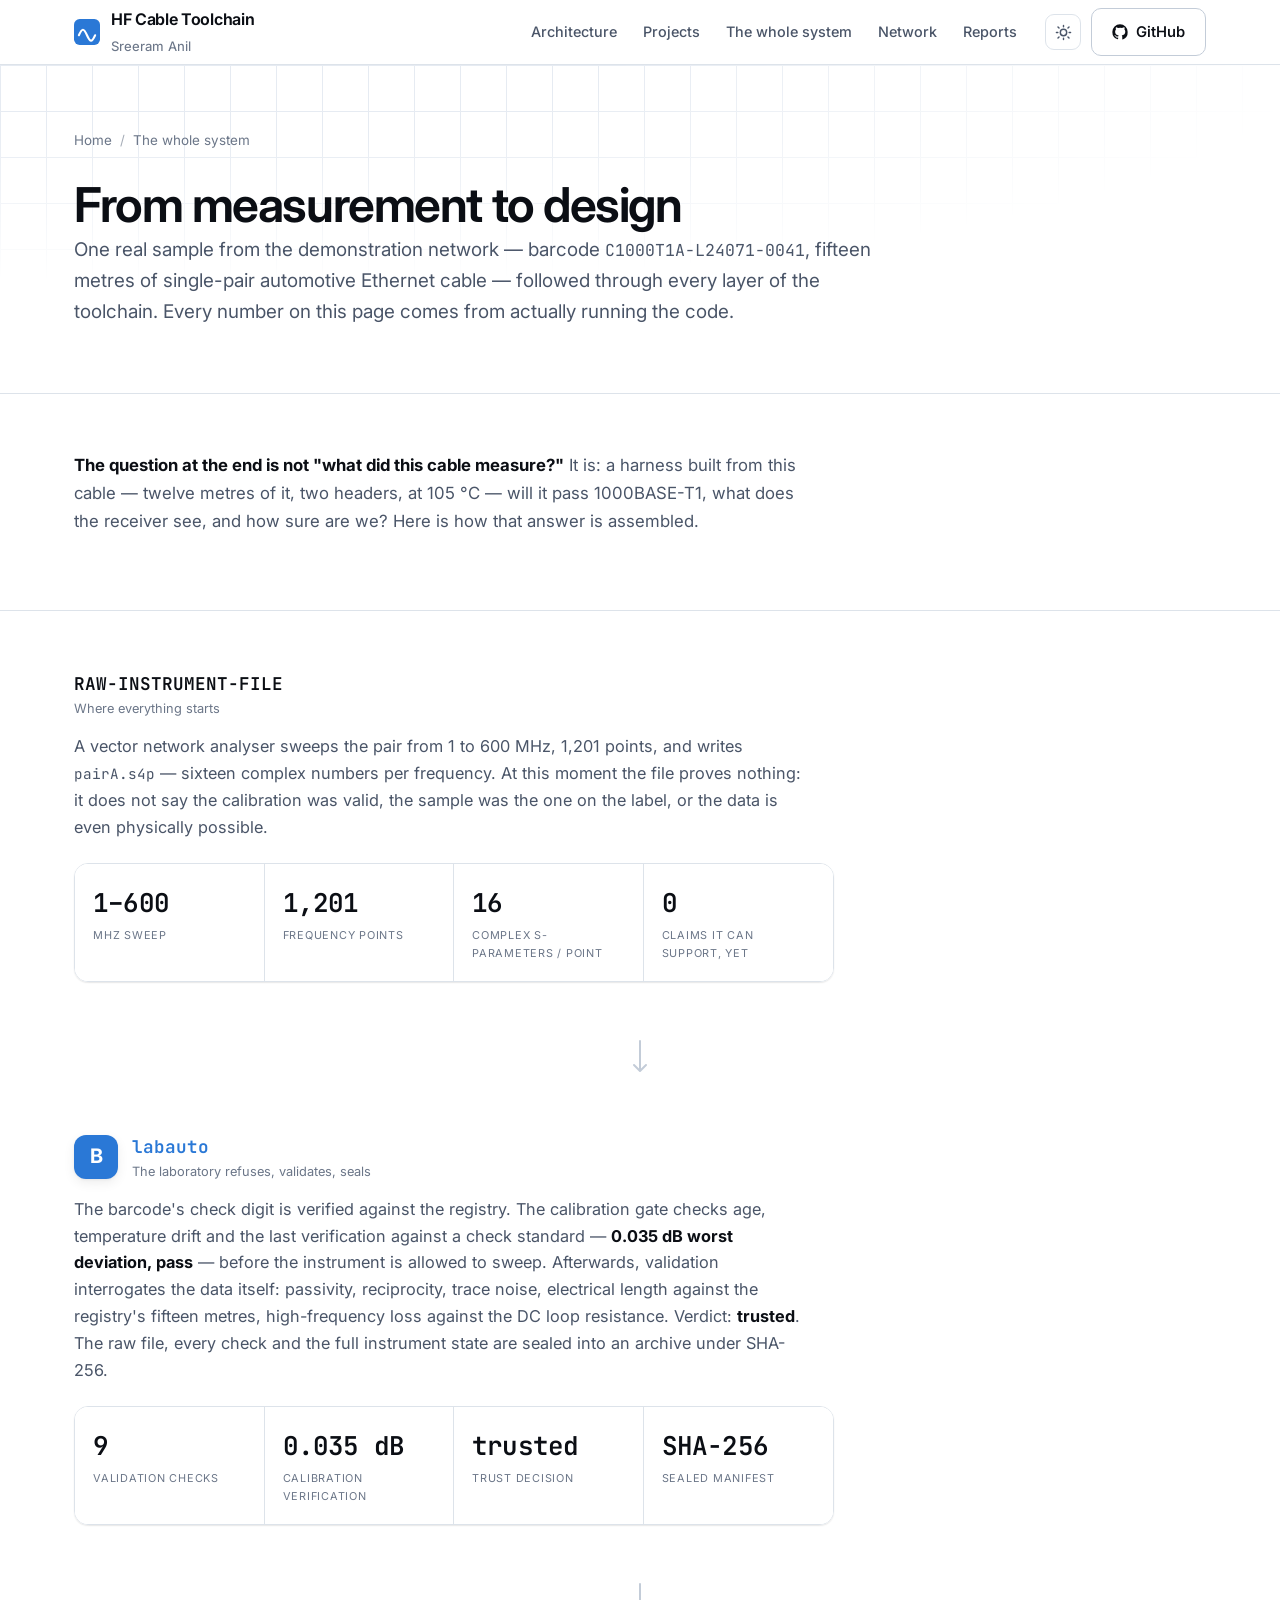
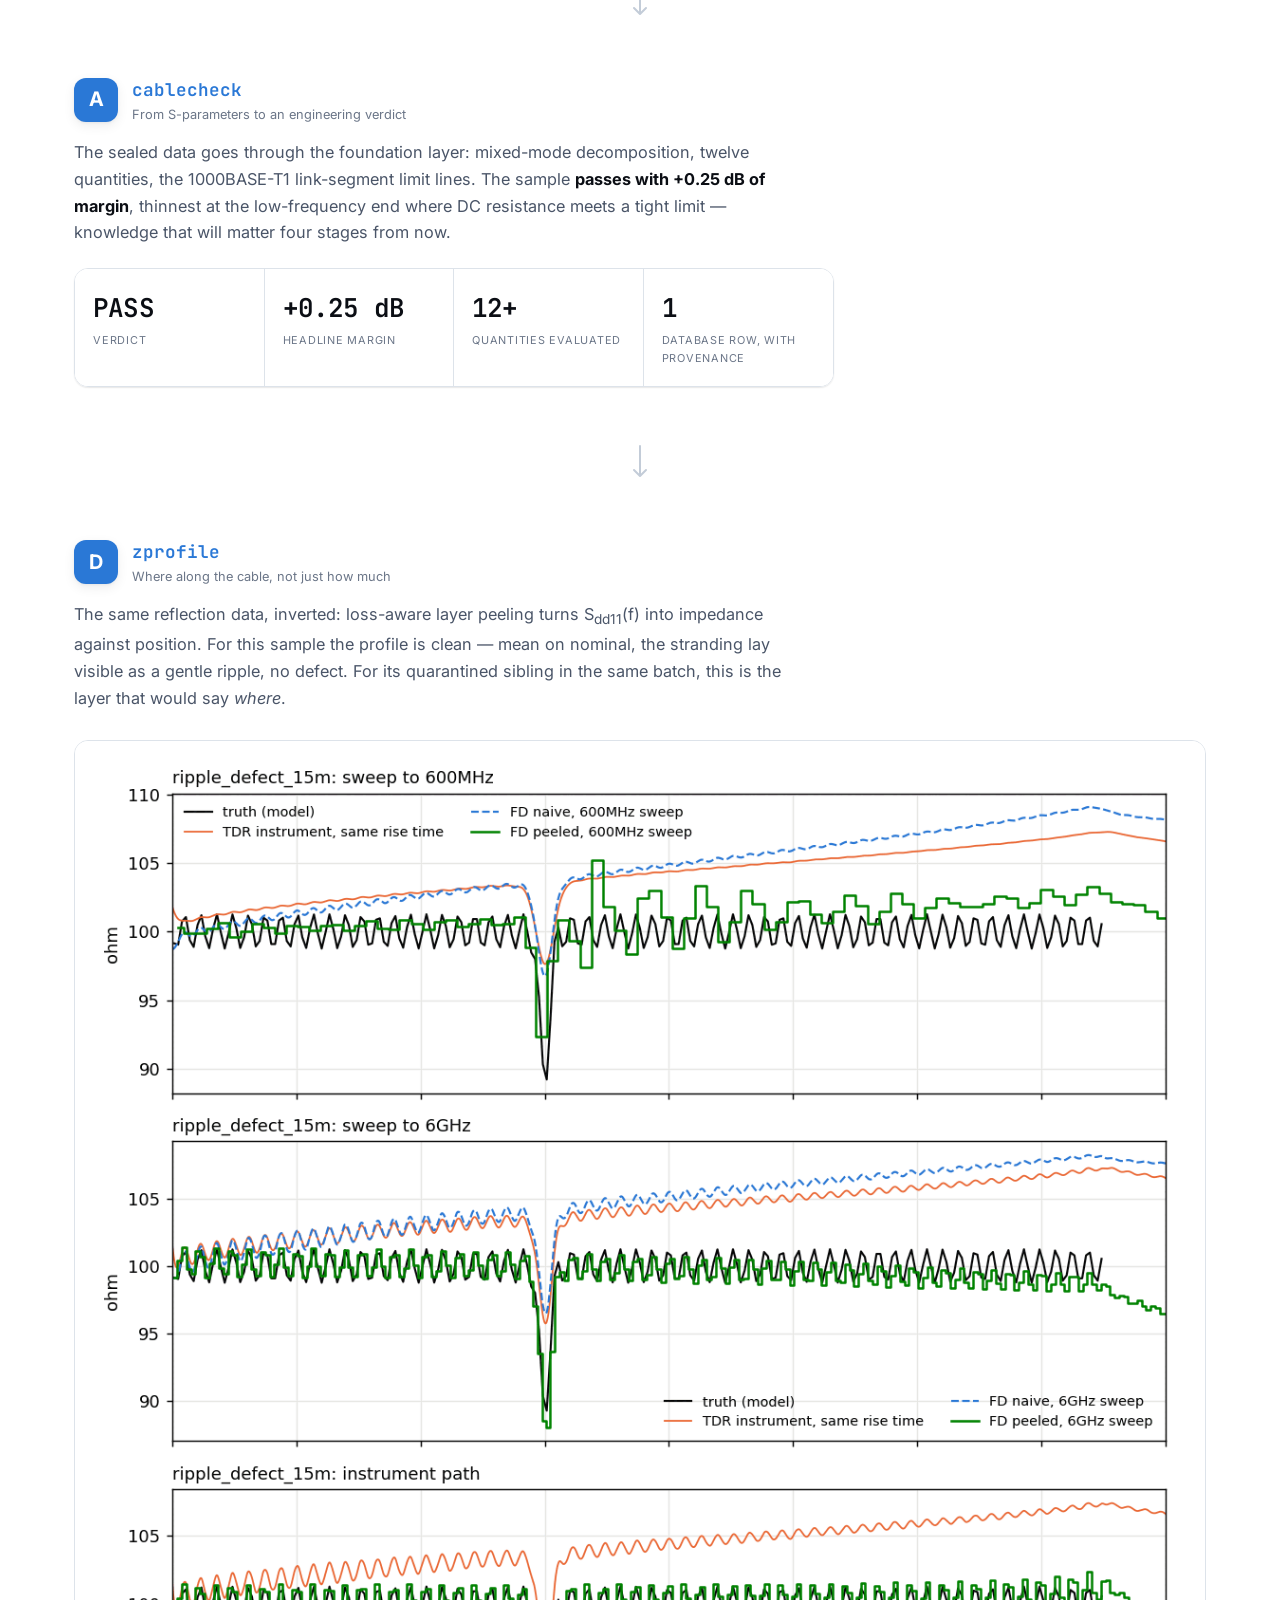
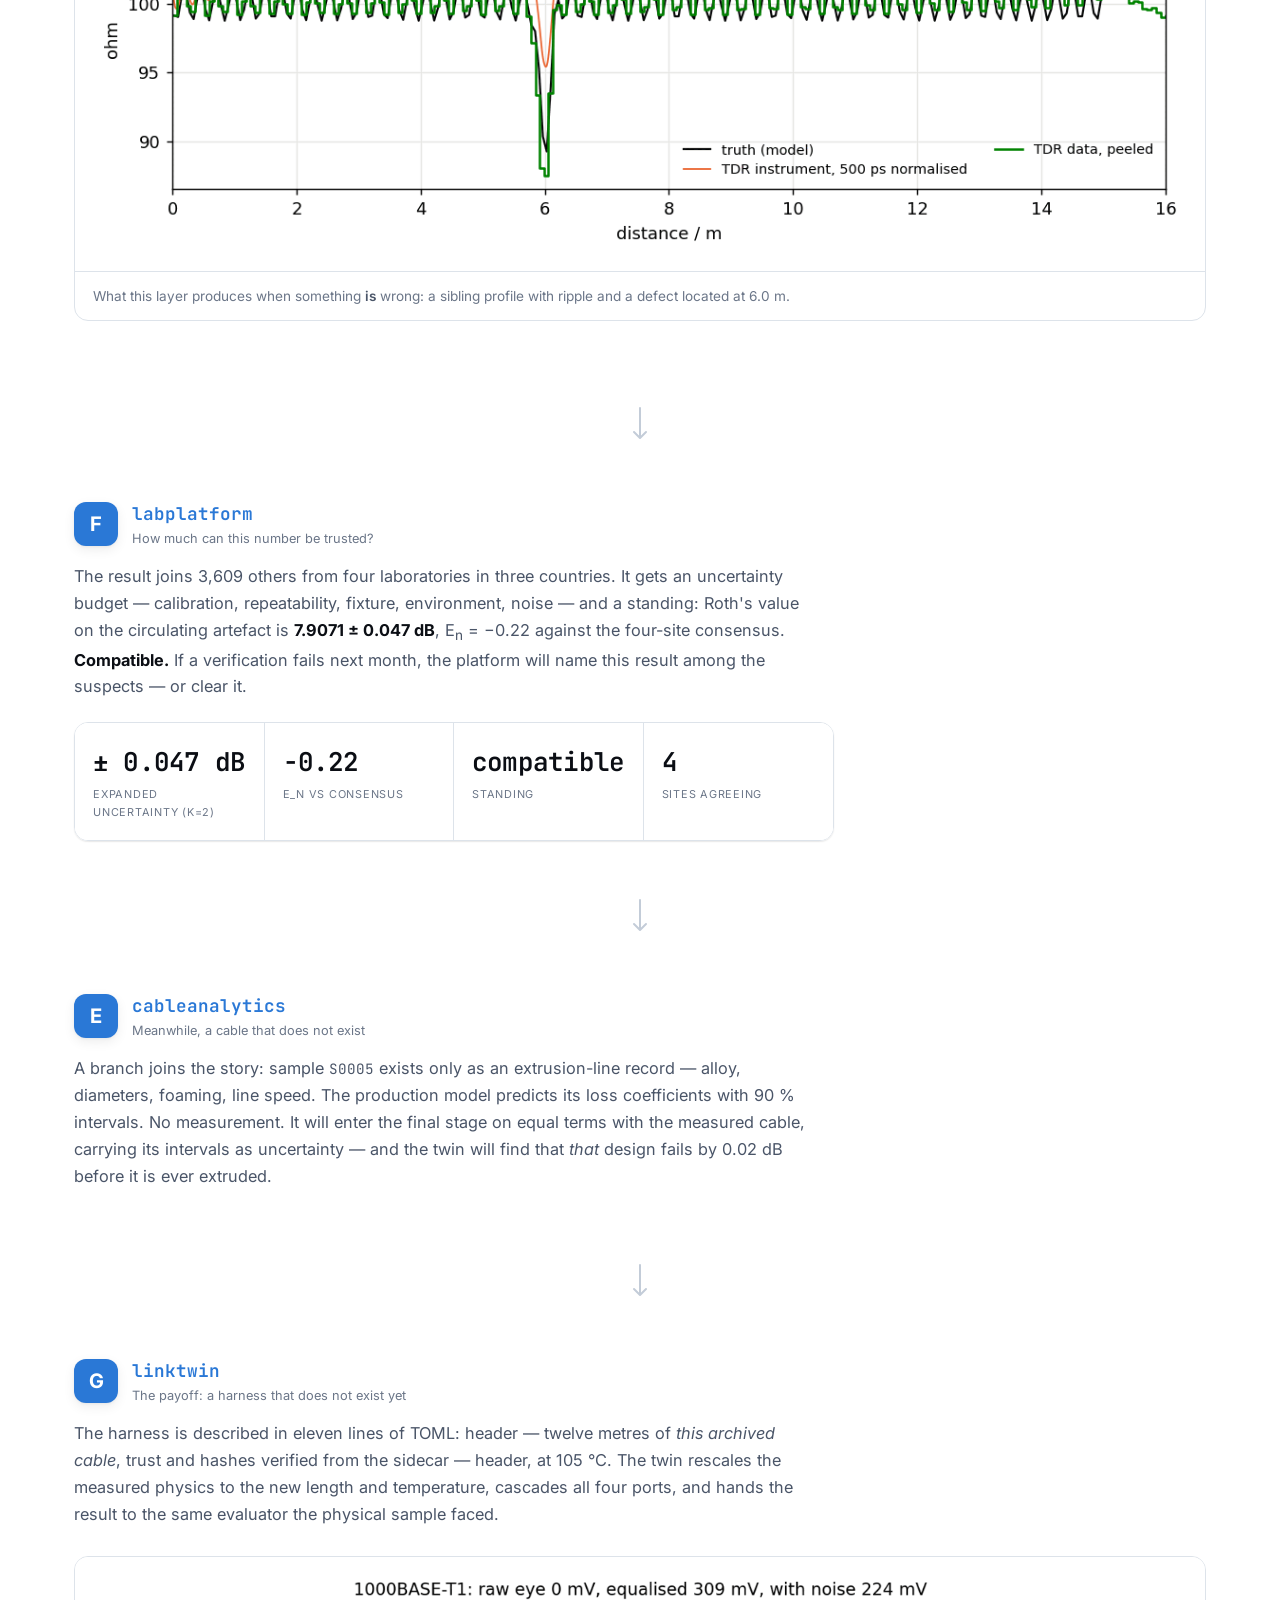
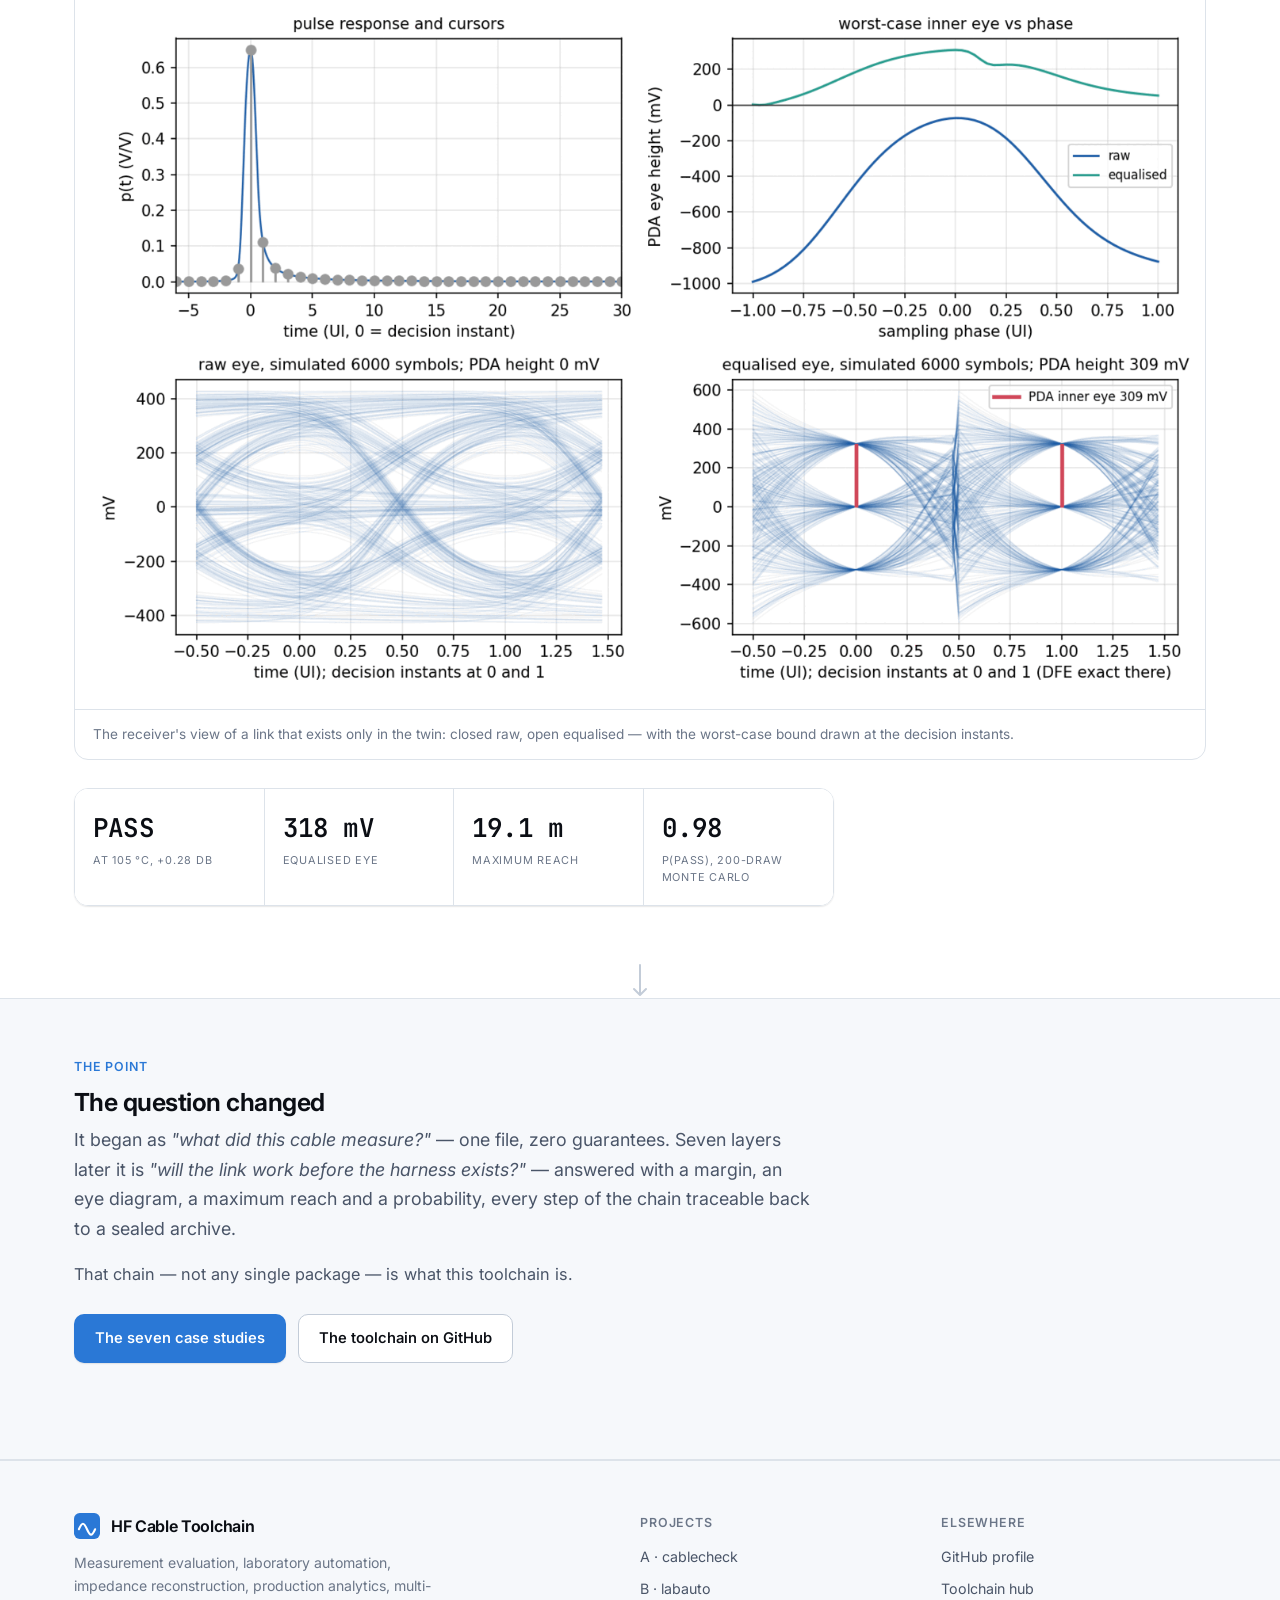
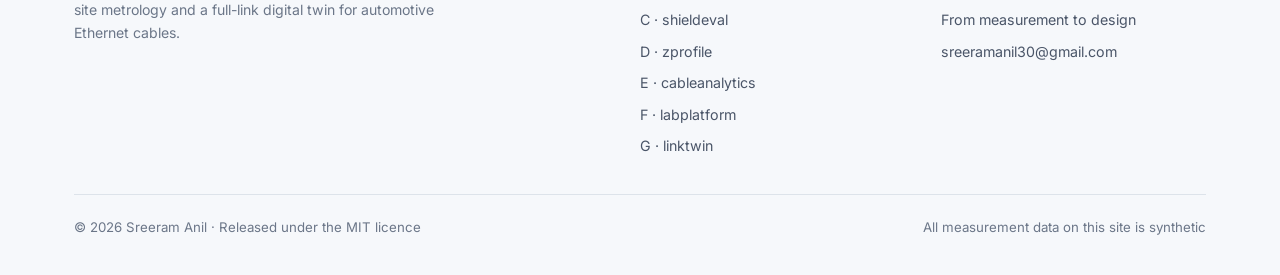
<file: system.html>
<!doctype html>
<html lang="en">
<head>
<meta charset="utf-8">
<meta name="viewport" content="width=device-width, initial-scale=1">
<title>From measurement to design — HF Cable Toolchain</title>
<meta name="description" content="One cable sample followed through all seven packages of the toolchain, from the raw instrument file to a link verdict with a probability.">
<meta name="author" content="Sreeram Anil">
<link rel="icon" href="data:image/svg+xml,<svg xmlns='http://www.w3.org/2000/svg' viewBox='0 0 32 32'><rect width='32' height='32' rx='7' fill='%232a78d6'/><path d='M6 20c4-9 6-9 10 0s6 9 10 0' stroke='white' stroke-width='2.6' fill='none' stroke-linecap='round'/></svg>">
<link rel="preconnect" href="https://fonts.googleapis.com">
<link rel="preconnect" href="https://fonts.gstatic.com" crossorigin>
<link href="https://fonts.googleapis.com/css2?family=Inter:wght@400;500;600;700&family=JetBrains+Mono:wght@400;500;600&display=swap" rel="stylesheet">
<link rel="stylesheet" href="./assets/css/site.css">
</head>
<body>
<a class="skip" href="#main">Skip to content</a>
<nav class="nav">
  <div class="wrap nav-in">
    <a class="brand" href="./index.html">
      <svg class="brand-mark" viewBox="0 0 32 32" aria-hidden="true">
        <rect width="32" height="32" rx="7" fill="var(--accent)"/>
        <path d="M6 20c4-9 6-9 10 0s6 9 10 0" stroke="#fff" stroke-width="2.6" fill="none" stroke-linecap="round"/>
      </svg>
      <span>HF Cable Toolchain<br><span class="brand-sub">Sreeram Anil</span></span>
    </a>
    <div class="nav-links">
      <a href="./index.html#pipeline">Architecture</a>
      <a href="./index.html#projects">Projects</a>
      <a href="./system.html">The whole system</a>
      <a href="./index.html#network">Network</a>
      <a href="./index.html#reports">Reports</a>
    </div>
    <div class="nav-actions">
      <button class="icon-btn" id="theme" aria-label="Switch between light and dark theme">
        <svg viewBox="0 0 24 24" fill="none" stroke="currentColor" stroke-width="2" stroke-linecap="round"><circle cx="12" cy="12" r="4.5"/><path d="M12 2v2M12 20v2M4.2 4.2l1.5 1.5M18.3 18.3l1.5 1.5M2 12h2M20 12h2M4.2 19.8l1.5-1.5M18.3 5.7l1.5-1.5"/></svg>
      </button>
      <a class="btn btn-ghost" href="https://github.com/anilram30" rel="noopener">
        <svg viewBox="0 0 24 24" fill="currentColor" aria-hidden="true"><path d="M12 .5A11.5 11.5 0 0 0 .5 12a11.5 11.5 0 0 0 7.9 10.9c.6.1.8-.2.8-.6v-2c-3.2.7-3.9-1.5-3.9-1.5-.5-1.4-1.3-1.7-1.3-1.7-1.1-.7 0-.7 0-.7 1.2.1 1.8 1.2 1.8 1.2 1 1.8 2.8 1.3 3.5 1 .1-.8.4-1.3.7-1.6-2.6-.3-5.3-1.3-5.3-5.8 0-1.3.5-2.3 1.2-3.1-.1-.3-.5-1.5.1-3.2 0 0 1-.3 3.3 1.2a11.3 11.3 0 0 1 6 0C17.6 4.7 18.6 5 18.6 5c.6 1.7.2 2.9.1 3.2.8.8 1.2 1.8 1.2 3.1 0 4.5-2.7 5.5-5.3 5.8.4.4.8 1.1.8 2.2v3.3c0 .4.2.7.8.6A11.5 11.5 0 0 0 23.5 12 11.5 11.5 0 0 0 12 .5z"/></svg>
        <span class="gh-label">GitHub</span>
      </a>
    </div>
  </div>
</nav>
<main id="main">
<header class="phero">
  <div class="wrap">
    <div class="crumbs"><a href="index.html">Home</a><span class="sep">/</span><span>The whole system</span></div>
    <h1 style="font-family:var(--sans);font-size:clamp(2rem,4.4vw,3rem);letter-spacing:-.03em">From measurement to design</h1>
    <p class="phero-tag" style="max-width:68ch">One real sample from the demonstration network — barcode
    <code>C1000T1A&#8209;L24071&#8209;0041</code>, fifteen metres of single-pair automotive Ethernet cable — followed
    through every layer of the toolchain. Every number on this page comes from actually running the code.</p>
  </div>
</header>

<section class="psec">
  <div class="wrap"><div class="prose">
    <p style="font-size:1.05rem"><strong>The question at the end is not "what did this cable measure?"</strong>
    It is: a harness built from this cable — twelve metres of it, two headers, at 105&nbsp;°C — will it pass
    1000BASE-T1, what does the receiver see, and how sure are we? Here is how that answer is assembled.</p>
  </div></div>
</section>
<section class="psec">
  <div class="wrap">
    <div style="display:flex;align-items:center;gap:14px;margin-bottom:14px">
      
      <div>
        <span style="font-family:var(--mono);font-weight:620;font-size:1.1rem">RAW-INSTRUMENT-FILE</span>
        <div style="font-size:.8rem;color:var(--text-3)">Where everything starts</div>
      </div>
    </div>
    <div class="prose"><p>A vector network analyser sweeps the pair from 1 to 600&nbsp;MHz, 1,201 points, and writes
  <code>pairA.s4p</code> — sixteen complex numbers per frequency. At this moment the file proves nothing:
  it does not say the calibration was valid, the sample was the one on the label, or the data is even
  physically possible.</p></div>
    <div class="numbers" style="margin:22px 0 0;max-width:760px"><div class="numbers-row" style="grid-template-columns:repeat(4,1fr)"><div class="stat"><div class="stat-n">1–600</div><div class="stat-l">MHz sweep</div></div><div class="stat"><div class="stat-n">1,201</div><div class="stat-l">frequency points</div></div><div class="stat"><div class="stat-n">16</div><div class="stat-l">complex S-parameters / point</div></div><div class="stat"><div class="stat-n">0</div><div class="stat-l">claims it can support, yet</div></div></div></div>
  </div>
</section>
<div style="display:grid;place-items:center;color:var(--border-strong)"><svg width="16" height="34" viewBox="0 0 16 34" fill="none" stroke="currentColor" stroke-width="2" stroke-linecap="round" stroke-linejoin="round"><path d="M8 1v29M2 25l6 6 6-6"/></svg></div><section class="psec">
  <div class="wrap">
    <div style="display:flex;align-items:center;gap:14px;margin-bottom:14px">
      <div class="phero-letter" style="width:44px;height:44px;font-size:1.25rem;border-radius:12px">B</div>
      <div>
        <a href="projects/labauto.html" style="font-family:var(--mono);font-weight:620;font-size:1.1rem">labauto</a>
        <div style="font-size:.8rem;color:var(--text-3)">The laboratory refuses, validates, seals</div>
      </div>
    </div>
    <div class="prose"><p>The barcode's check digit is verified against the registry. The calibration gate checks age,
  temperature drift and the last verification against a check standard — <strong>0.035&nbsp;dB worst
  deviation, pass</strong> — before the instrument is allowed to sweep. Afterwards, validation interrogates
  the data itself: passivity, reciprocity, trace noise, electrical length against the registry's fifteen
  metres, high-frequency loss against the DC loop resistance. Verdict: <strong>trusted</strong>. The raw
  file, every check and the full instrument state are sealed into an archive under SHA-256.</p></div>
    <div class="numbers" style="margin:22px 0 0;max-width:760px"><div class="numbers-row" style="grid-template-columns:repeat(4,1fr)"><div class="stat"><div class="stat-n">9</div><div class="stat-l">validation checks</div></div><div class="stat"><div class="stat-n">0.035 dB</div><div class="stat-l">calibration verification</div></div><div class="stat"><div class="stat-n">trusted</div><div class="stat-l">trust decision</div></div><div class="stat"><div class="stat-n">SHA-256</div><div class="stat-l">sealed manifest</div></div></div></div>
  </div>
</section>
<div style="display:grid;place-items:center;color:var(--border-strong)"><svg width="16" height="34" viewBox="0 0 16 34" fill="none" stroke="currentColor" stroke-width="2" stroke-linecap="round" stroke-linejoin="round"><path d="M8 1v29M2 25l6 6 6-6"/></svg></div><section class="psec">
  <div class="wrap">
    <div style="display:flex;align-items:center;gap:14px;margin-bottom:14px">
      <div class="phero-letter" style="width:44px;height:44px;font-size:1.25rem;border-radius:12px">A</div>
      <div>
        <a href="projects/cablecheck.html" style="font-family:var(--mono);font-weight:620;font-size:1.1rem">cablecheck</a>
        <div style="font-size:.8rem;color:var(--text-3)">From S-parameters to an engineering verdict</div>
      </div>
    </div>
    <div class="prose"><p>The sealed data goes through the foundation layer: mixed-mode decomposition, twelve quantities, the
  1000BASE-T1 link-segment limit lines. The sample <strong>passes with +0.25&nbsp;dB of margin</strong>,
  thinnest at the low-frequency end where DC resistance meets a tight limit — knowledge that will matter
  four stages from now.</p></div>
    <div class="numbers" style="margin:22px 0 0;max-width:760px"><div class="numbers-row" style="grid-template-columns:repeat(4,1fr)"><div class="stat"><div class="stat-n">PASS</div><div class="stat-l">verdict</div></div><div class="stat"><div class="stat-n">+0.25 dB</div><div class="stat-l">headline margin</div></div><div class="stat"><div class="stat-n">12+</div><div class="stat-l">quantities evaluated</div></div><div class="stat"><div class="stat-n">1</div><div class="stat-l">database row, with provenance</div></div></div></div>
  </div>
</section>
<div style="display:grid;place-items:center;color:var(--border-strong)"><svg width="16" height="34" viewBox="0 0 16 34" fill="none" stroke="currentColor" stroke-width="2" stroke-linecap="round" stroke-linejoin="round"><path d="M8 1v29M2 25l6 6 6-6"/></svg></div><section class="psec">
  <div class="wrap">
    <div style="display:flex;align-items:center;gap:14px;margin-bottom:14px">
      <div class="phero-letter" style="width:44px;height:44px;font-size:1.25rem;border-radius:12px">D</div>
      <div>
        <a href="projects/zprofile.html" style="font-family:var(--mono);font-weight:620;font-size:1.1rem">zprofile</a>
        <div style="font-size:.8rem;color:var(--text-3)">Where along the cable, not just how much</div>
      </div>
    </div>
    <div class="prose"><p>The same reflection data, inverted: loss-aware layer peeling turns S<sub>dd11</sub>(f) into impedance
  against position. For this sample the profile is clean — mean on nominal, the stranding lay visible as a
  gentle ripple, no defect. For its quarantined sibling in the same batch, this is the layer that would say
  <em>where</em>.</p></div>
    <figure class="fig"><div class="img"><img src="./assets/img/p/d-defect.png" loading="lazy" alt="Impedance against position for a cable with ripple and a planted defect."></div><figcaption>What this layer produces when something <b>is</b> wrong: a sibling profile with ripple and a defect located at 6.0 m.</figcaption></figure>
  </div>
</section>
<div style="display:grid;place-items:center;color:var(--border-strong)"><svg width="16" height="34" viewBox="0 0 16 34" fill="none" stroke="currentColor" stroke-width="2" stroke-linecap="round" stroke-linejoin="round"><path d="M8 1v29M2 25l6 6 6-6"/></svg></div><section class="psec">
  <div class="wrap">
    <div style="display:flex;align-items:center;gap:14px;margin-bottom:14px">
      <div class="phero-letter" style="width:44px;height:44px;font-size:1.25rem;border-radius:12px">F</div>
      <div>
        <a href="projects/labplatform.html" style="font-family:var(--mono);font-weight:620;font-size:1.1rem">labplatform</a>
        <div style="font-size:.8rem;color:var(--text-3)">How much can this number be trusted?</div>
      </div>
    </div>
    <div class="prose"><p>The result joins 3,609 others from four laboratories in three countries. It gets an uncertainty
  budget — calibration, repeatability, fixture, environment, noise — and a standing: Roth's value on the
  circulating artefact is <strong>7.9071&nbsp;±&nbsp;0.047&nbsp;dB</strong>, E<sub>n</sub>&nbsp;=&nbsp;−0.22
  against the four-site consensus. <strong>Compatible.</strong> If a verification fails next month, the
  platform will name this result among the suspects — or clear it.</p></div>
    <div class="numbers" style="margin:22px 0 0;max-width:760px"><div class="numbers-row" style="grid-template-columns:repeat(4,1fr)"><div class="stat"><div class="stat-n">± 0.047 dB</div><div class="stat-l">expanded uncertainty (k=2)</div></div><div class="stat"><div class="stat-n">−0.22</div><div class="stat-l">E_n vs consensus</div></div><div class="stat"><div class="stat-n">compatible</div><div class="stat-l">standing</div></div><div class="stat"><div class="stat-n">4</div><div class="stat-l">sites agreeing</div></div></div></div>
  </div>
</section>
<div style="display:grid;place-items:center;color:var(--border-strong)"><svg width="16" height="34" viewBox="0 0 16 34" fill="none" stroke="currentColor" stroke-width="2" stroke-linecap="round" stroke-linejoin="round"><path d="M8 1v29M2 25l6 6 6-6"/></svg></div><section class="psec">
  <div class="wrap">
    <div style="display:flex;align-items:center;gap:14px;margin-bottom:14px">
      <div class="phero-letter" style="width:44px;height:44px;font-size:1.25rem;border-radius:12px">E</div>
      <div>
        <a href="projects/cableanalytics.html" style="font-family:var(--mono);font-weight:620;font-size:1.1rem">cableanalytics</a>
        <div style="font-size:.8rem;color:var(--text-3)">Meanwhile, a cable that does not exist</div>
      </div>
    </div>
    <div class="prose"><p>A branch joins the story: sample <code>S0005</code> exists only as an extrusion-line record —
  alloy, diameters, foaming, line speed. The production model predicts its loss coefficients with 90&nbsp;%
  intervals. No measurement. It will enter the final stage on equal terms with the measured cable, carrying
  its intervals as uncertainty — and the twin will find that <em>that</em> design fails by 0.02&nbsp;dB
  before it is ever extruded.</p></div>
    
  </div>
</section>
<div style="display:grid;place-items:center;color:var(--border-strong)"><svg width="16" height="34" viewBox="0 0 16 34" fill="none" stroke="currentColor" stroke-width="2" stroke-linecap="round" stroke-linejoin="round"><path d="M8 1v29M2 25l6 6 6-6"/></svg></div><section class="psec">
  <div class="wrap">
    <div style="display:flex;align-items:center;gap:14px;margin-bottom:14px">
      <div class="phero-letter" style="width:44px;height:44px;font-size:1.25rem;border-radius:12px">G</div>
      <div>
        <a href="projects/linktwin.html" style="font-family:var(--mono);font-weight:620;font-size:1.1rem">linktwin</a>
        <div style="font-size:.8rem;color:var(--text-3)">The payoff: a harness that does not exist yet</div>
      </div>
    </div>
    <div class="prose"><p>The harness is described in eleven lines of TOML: header — twelve metres of <em>this archived
  cable</em>, trust and hashes verified from the sidecar — header, at 105&nbsp;°C. The twin rescales the
  measured physics to the new length and temperature, cascades all four ports, and hands the result to the
  same evaluator the physical sample faced.</p></div>
    <figure class="fig"><div class="img"><img src="./assets/img/p/g-eye.png" loading="lazy" alt="Predicted pulse response and eye diagrams for the assembled link."></div><figcaption>The receiver's view of a link that exists only in the twin: closed raw, open equalised — with the worst-case bound drawn at the decision instants.</figcaption></figure><div class="numbers" style="margin:22px 0 0;max-width:760px"><div class="numbers-row" style="grid-template-columns:repeat(4,1fr)"><div class="stat"><div class="stat-n">PASS</div><div class="stat-l">at 105 °C, +0.28 dB</div></div><div class="stat"><div class="stat-n">318 mV</div><div class="stat-l">equalised eye</div></div><div class="stat"><div class="stat-n">19.1 m</div><div class="stat-l">maximum reach</div></div><div class="stat"><div class="stat-n">0.98</div><div class="stat-l">P(pass), 200-draw Monte Carlo</div></div></div></div>
  </div>
</section>
<div style="display:grid;place-items:center;color:var(--border-strong)"><svg width="16" height="34" viewBox="0 0 16 34" fill="none" stroke="currentColor" stroke-width="2" stroke-linecap="round" stroke-linejoin="round"><path d="M8 1v29M2 25l6 6 6-6"/></svg></div>
<section class="psec tinted">
  <div class="wrap">
    <div class="sec-kicker">The point</div>
    <h2 style="max-width:24ch">The question changed</h2>
    <div class="prose">
      <p style="font-size:1.12rem">It began as <em>"what did this cable measure?"</em> — one file, zero
      guarantees. Seven layers later it is <em>"will the link work before the harness exists?"</em> —
      answered with a margin, an eye diagram, a maximum reach and a probability, every step of the chain
      traceable back to a sealed archive.</p>
      <p>That chain — not any single package — is what this toolchain is.</p>
    </div>
    <div class="hero-cta" style="margin-top:26px">
      <a class="btn btn-primary" href="index.html#projects">The seven case studies</a>
      <a class="btn btn-ghost" href="https://github.com/anilram30/hf-cable-toolchain" rel="noopener">The toolchain on GitHub</a>
    </div>
  </div>
</section>
</main>
<footer>
  <div class="wrap">
    <div class="foot-grid">
      <div>
        <a class="brand" href="./index.html" style="margin-bottom:12px">
          <svg class="brand-mark" viewBox="0 0 32 32" aria-hidden="true">
            <rect width="32" height="32" rx="7" fill="var(--accent)"/>
            <path d="M6 20c4-9 6-9 10 0s6 9 10 0" stroke="#fff" stroke-width="2.6" fill="none" stroke-linecap="round"/>
          </svg>
          <span>HF Cable Toolchain</span>
        </a>
        <p style="color:var(--text-3);font-size:.88rem;max-width:42ch">
          Measurement evaluation, laboratory automation, impedance reconstruction, production analytics,
          multi-site metrology and a full-link digital twin for automotive Ethernet cables.
        </p>
      </div>
      <div>
        <h5>Projects</h5>
        <div class="foot-links"><a href="./projects/cablecheck.html">A &middot; cablecheck</a>
<a href="./projects/labauto.html">B &middot; labauto</a>
<a href="./projects/shieldeval.html">C &middot; shieldeval</a>
<a href="./projects/zprofile.html">D &middot; zprofile</a>
<a href="./projects/cableanalytics.html">E &middot; cableanalytics</a>
<a href="./projects/labplatform.html">F &middot; labplatform</a>
<a href="./projects/linktwin.html">G &middot; linktwin</a></div>
      </div>
      <div>
        <h5>Elsewhere</h5>
        <div class="foot-links">
          <a href="https://github.com/anilram30" rel="noopener">GitHub profile</a>
          <a href="https://github.com/anilram30/hf-cable-toolchain" rel="noopener">Toolchain hub</a>
          <a href="./system.html">From measurement to design</a>
          <a href="mailto:sreeramanil30@gmail.com">sreeramanil30@gmail.com</a>
        </div>
      </div>
    </div>
    <div class="foot-bottom">
      <span>© 2026 Sreeram Anil · Released under the MIT licence</span>
      <span>All measurement data on this site is synthetic</span>
    </div>
  </div>
</footer>
<script src="./assets/js/site.js"></script>
</body>
</html>
</file>
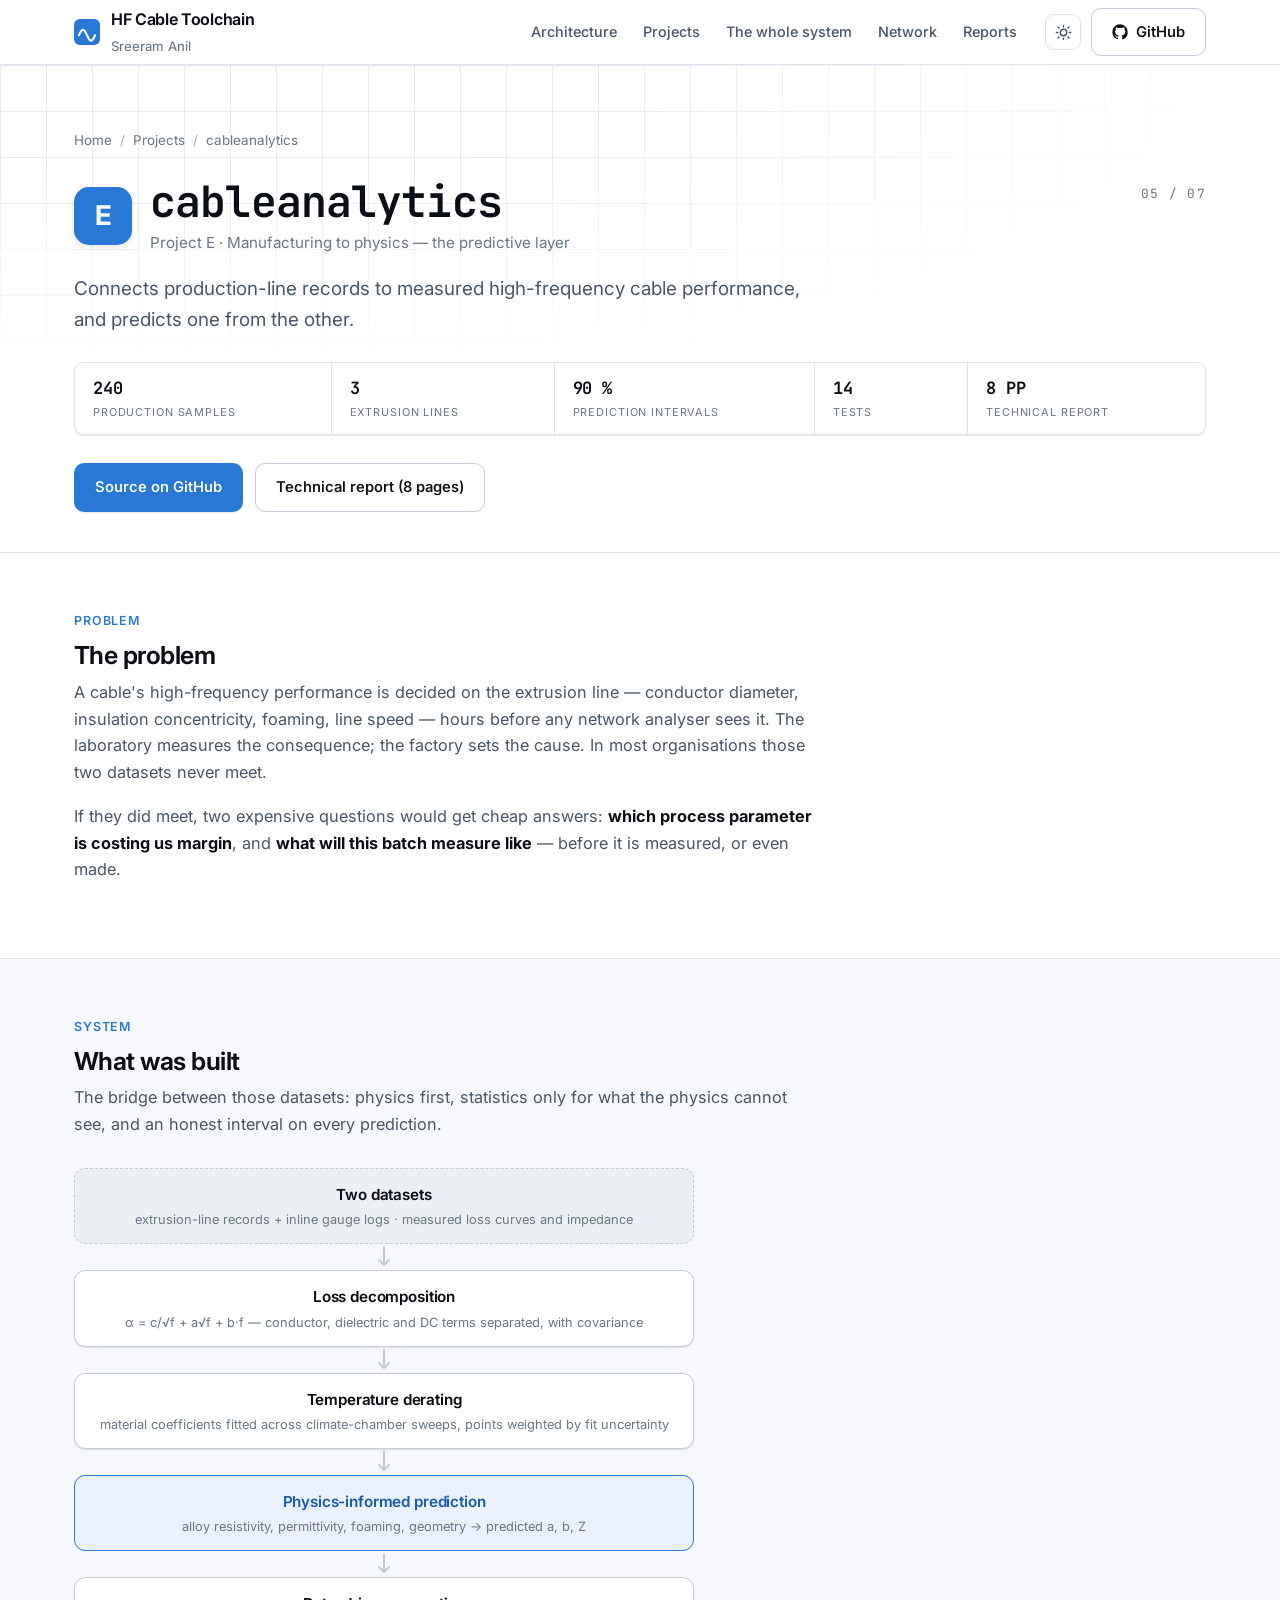
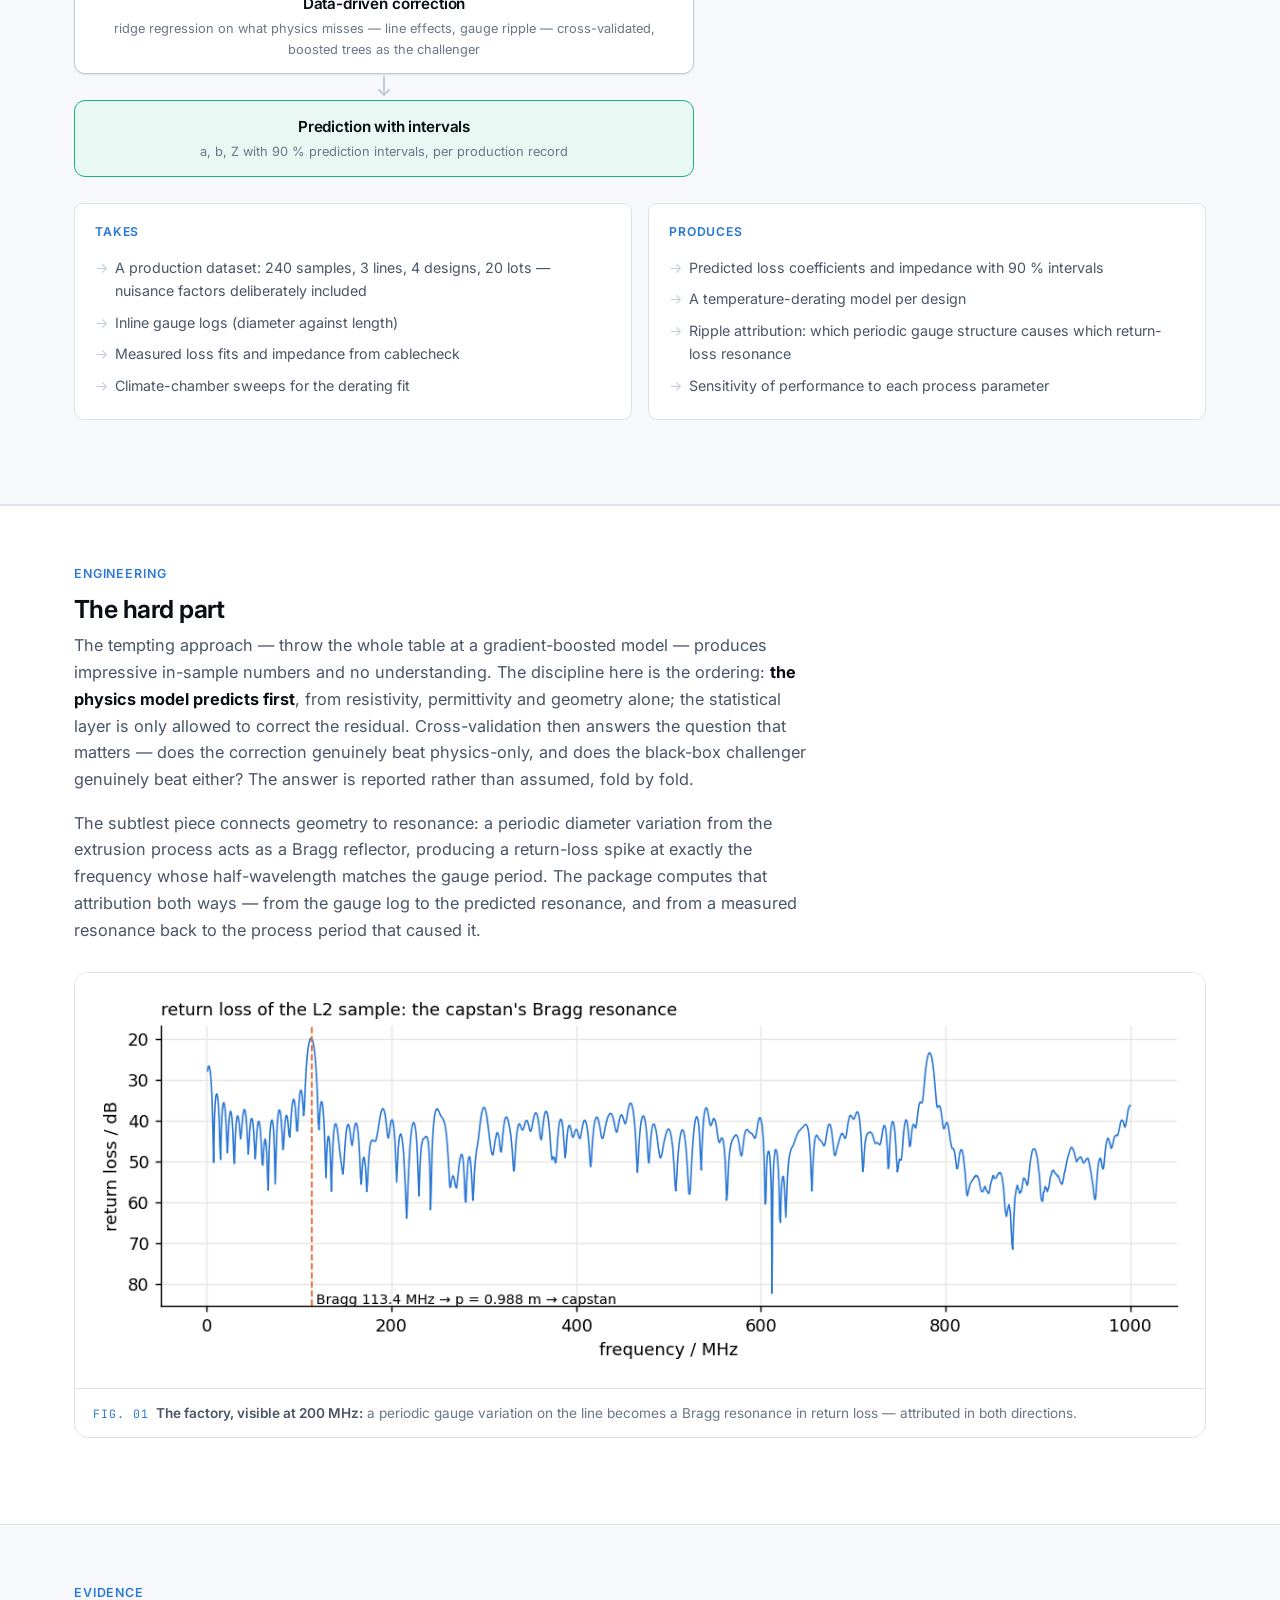
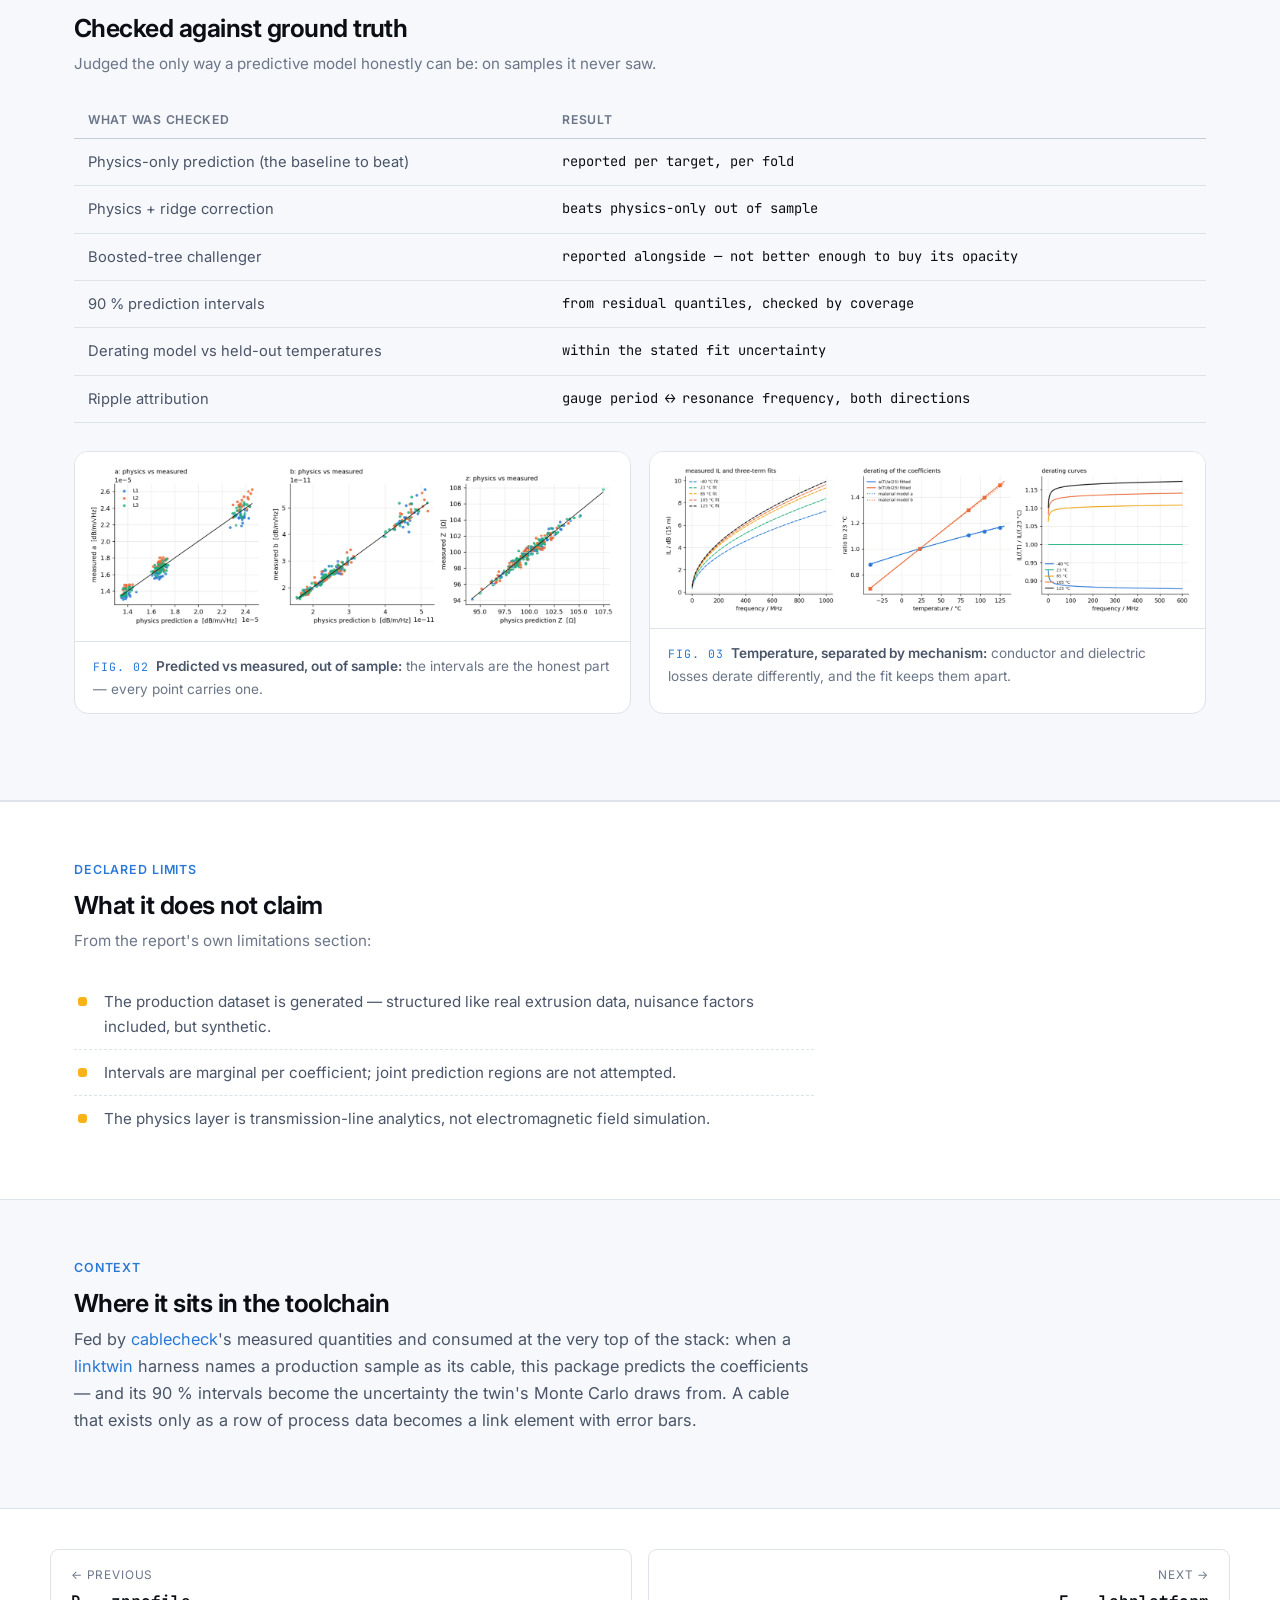
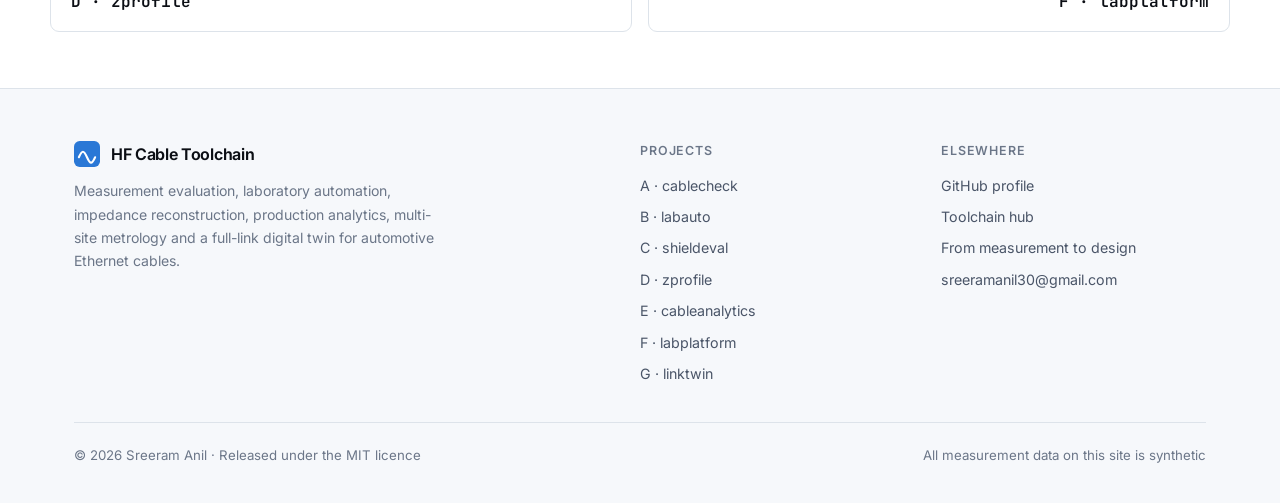
<file: projects/cableanalytics.html>
<!doctype html>
<html lang="en">
<head>
<meta charset="utf-8">
<meta name="viewport" content="width=device-width, initial-scale=1">
<title>cableanalytics — HF Cable Toolchain</title>
<meta name="description" content="Connects production-line records to measured high-frequency cable performance, and predicts one from the other.">
<meta name="author" content="Sreeram Anil">
<link rel="icon" href="data:image/svg+xml,<svg xmlns='http://www.w3.org/2000/svg' viewBox='0 0 32 32'><rect width='32' height='32' rx='7' fill='%232a78d6'/><path d='M6 20c4-9 6-9 10 0s6 9 10 0' stroke='white' stroke-width='2.6' fill='none' stroke-linecap='round'/></svg>">
<link rel="preconnect" href="https://fonts.googleapis.com">
<link rel="preconnect" href="https://fonts.gstatic.com" crossorigin>
<link href="https://fonts.googleapis.com/css2?family=Inter:wght@400;500;600;700&family=JetBrains+Mono:wght@400;500;600&display=swap" rel="stylesheet">
<link rel="stylesheet" href="../assets/css/site.css">
</head>
<body>
<a class="skip" href="#main">Skip to content</a>
<nav class="nav">
  <div class="wrap nav-in">
    <a class="brand" href="../index.html">
      <svg class="brand-mark" viewBox="0 0 32 32" aria-hidden="true">
        <rect width="32" height="32" rx="7" fill="var(--accent)"/>
        <path d="M6 20c4-9 6-9 10 0s6 9 10 0" stroke="#fff" stroke-width="2.6" fill="none" stroke-linecap="round"/>
      </svg>
      <span>HF Cable Toolchain<br><span class="brand-sub">Sreeram Anil</span></span>
    </a>
    <div class="nav-links">
      <a href="../index.html#pipeline">Architecture</a>
      <a href="../index.html#projects">Projects</a>
      <a href="../system.html">The whole system</a>
      <a href="../index.html#network">Network</a>
      <a href="../index.html#reports">Reports</a>
    </div>
    <div class="nav-actions">
      <button class="icon-btn" id="theme" aria-label="Switch between light and dark theme">
        <svg viewBox="0 0 24 24" fill="none" stroke="currentColor" stroke-width="2" stroke-linecap="round"><circle cx="12" cy="12" r="4.5"/><path d="M12 2v2M12 20v2M4.2 4.2l1.5 1.5M18.3 18.3l1.5 1.5M2 12h2M20 12h2M4.2 19.8l1.5-1.5M18.3 5.7l1.5-1.5"/></svg>
      </button>
      <a class="btn btn-ghost" href="https://github.com/anilram30" rel="noopener">
        <svg viewBox="0 0 24 24" fill="currentColor" aria-hidden="true"><path d="M12 .5A11.5 11.5 0 0 0 .5 12a11.5 11.5 0 0 0 7.9 10.9c.6.1.8-.2.8-.6v-2c-3.2.7-3.9-1.5-3.9-1.5-.5-1.4-1.3-1.7-1.3-1.7-1.1-.7 0-.7 0-.7 1.2.1 1.8 1.2 1.8 1.2 1 1.8 2.8 1.3 3.5 1 .1-.8.4-1.3.7-1.6-2.6-.3-5.3-1.3-5.3-5.8 0-1.3.5-2.3 1.2-3.1-.1-.3-.5-1.5.1-3.2 0 0 1-.3 3.3 1.2a11.3 11.3 0 0 1 6 0C17.6 4.7 18.6 5 18.6 5c.6 1.7.2 2.9.1 3.2.8.8 1.2 1.8 1.2 3.1 0 4.5-2.7 5.5-5.3 5.8.4.4.8 1.1.8 2.2v3.3c0 .4.2.7.8.6A11.5 11.5 0 0 0 23.5 12 11.5 11.5 0 0 0 12 .5z"/></svg>
        <span class="gh-label">GitHub</span>
      </a>
    </div>
  </div>
</nav>
<main id="main">
<header class="phero">
  <div class="wrap">
    <div class="crumbs"><a href="../index.html">Home</a><span class="sep">/</span><a href="../index.html#projects">Projects</a><span class="sep">/</span><span>cableanalytics</span></div>
    <div class="phero-top">
      <div class="phero-letter">E</div>
      <div style="flex:1"><h1>cableanalytics</h1><div class="phero-role">Project E · Manufacturing to physics — the predictive layer</div></div>
      <span class="pidx">05 / 07</span>
    </div>
    <p class="phero-tag">Connects production-line records to measured high-frequency cable performance, and predicts one from the other.</p>
    <div class="chips"><span class="chip"><b>240</b>production samples</span><span class="chip"><b>3</b>extrusion lines</span><span class="chip"><b>90 %</b>prediction intervals</span><span class="chip"><b>14</b>tests</span><span class="chip"><b>8 pp</b>technical report</span></div>
    <div class="hero-cta" style="margin-bottom:0">
      <a class="btn btn-primary" href="https://github.com/anilram30/cableanalytics" rel="noopener">Source on GitHub</a>
      <a class="btn btn-ghost" href="../reports/cableanalytics.pdf">Technical report (8 pages)</a>
    </div>
  </div>
</header>
<section class="psec"><div class="wrap"><div class="sec-kicker">Problem</div><h2>The problem</h2><div class="prose">
<p>A cable's high-frequency performance is decided on the extrusion line — conductor diameter, insulation
concentricity, foaming, line speed — hours before any network analyser sees it. The laboratory measures
the consequence; the factory sets the cause. In most organisations those two datasets never meet.</p>
<p>If they did meet, two expensive questions would get cheap answers: <strong>which process parameter is
costing us margin</strong>, and <strong>what will this batch measure like</strong> — before it is
measured, or even made.</p>
</div></div></section><section class="psec tinted"><div class="wrap"><div class="sec-kicker">System</div><h2>What was built</h2><div class="prose"><p>The bridge between those datasets: physics first, statistics only for
what the physics cannot see, and an honest interval on every prediction.</p></div><div class="flow"><div class="flow-io"><b>Two datasets</b><span>extrusion-line records + inline gauge logs · measured loss curves and impedance</span></div><div class="flow-arrow"><svg viewBox="0 0 14 22" fill="none" stroke="currentColor" stroke-width="2" stroke-linecap="round" stroke-linejoin="round"><path d="M7 1v17M2 14l5 5 5-5"/></svg></div><div class="flow-step"><b>Loss decomposition</b><span>α = c/√f + a√f + b·f — conductor, dielectric and DC terms separated, with covariance</span></div><div class="flow-arrow"><svg viewBox="0 0 14 22" fill="none" stroke="currentColor" stroke-width="2" stroke-linecap="round" stroke-linejoin="round"><path d="M7 1v17M2 14l5 5 5-5"/></svg></div><div class="flow-step"><b>Temperature derating</b><span>material coefficients fitted across climate-chamber sweeps, points weighted by fit uncertainty</span></div><div class="flow-arrow"><svg viewBox="0 0 14 22" fill="none" stroke="currentColor" stroke-width="2" stroke-linecap="round" stroke-linejoin="round"><path d="M7 1v17M2 14l5 5 5-5"/></svg></div><div class="flow-hi"><b>Physics-informed prediction</b><span>alloy resistivity, permittivity, foaming, geometry → predicted a, b, Z</span></div><div class="flow-arrow"><svg viewBox="0 0 14 22" fill="none" stroke="currentColor" stroke-width="2" stroke-linecap="round" stroke-linejoin="round"><path d="M7 1v17M2 14l5 5 5-5"/></svg></div><div class="flow-step"><b>Data-driven correction</b><span>ridge regression on what physics misses — line effects, gauge ripple — cross-validated, boosted trees as the challenger</span></div><div class="flow-arrow"><svg viewBox="0 0 14 22" fill="none" stroke="currentColor" stroke-width="2" stroke-linecap="round" stroke-linejoin="round"><path d="M7 1v17M2 14l5 5 5-5"/></svg></div><div class="flow-out"><b>Prediction with intervals</b><span>a, b, Z with 90 % prediction intervals, per production record</span></div></div><div class="spec"><div class="spec-col"><h5>Takes</h5><ul><li>A production dataset: 240 samples, 3 lines, 4 designs, 20 lots — nuisance factors deliberately included</li><li>Inline gauge logs (diameter against length)</li><li>Measured loss fits and impedance from cablecheck</li><li>Climate-chamber sweeps for the derating fit</li></ul></div><div class="spec-col"><h5>Produces</h5><ul><li>Predicted loss coefficients and impedance with 90 % intervals</li><li>A temperature-derating model per design</li><li>Ripple attribution: which periodic gauge structure causes which return-loss resonance</li><li>Sensitivity of performance to each process parameter</li></ul></div></div></div></section><section class="psec"><div class="wrap"><div class="sec-kicker">Engineering</div><h2>The hard part</h2><div class="prose">
<p>The tempting approach — throw the whole table at a gradient-boosted model — produces impressive
in-sample numbers and no understanding. The discipline here is the ordering: <strong>the physics model
predicts first</strong>, from resistivity, permittivity and geometry alone; the statistical layer is
only allowed to correct the residual. Cross-validation then answers the question that matters — does the
correction genuinely beat physics-only, and does the black-box challenger genuinely beat either? The
answer is reported rather than assumed, fold by fold.</p>
<p>The subtlest piece connects geometry to resonance: a periodic diameter variation from the extrusion
process acts as a Bragg reflector, producing a return-loss spike at exactly the frequency whose
half-wavelength matches the gauge period. The package computes that attribution both ways — from the
gauge log to the predicted resonance, and from a measured resonance back to the process period that
caused it.</p>
</div><figure class="fig"><div class="img"><img src="../assets/img/p/e-bragg.png" loading="lazy" alt="Return-loss resonance aligned with the periodic structure in the extrusion gauge log."></div><figcaption><span style="font-family:var(--mono);font-size:.72rem;letter-spacing:.08em;color:var(--accent)">FIG. 01</span> &nbsp;<b>The factory, visible at 200 MHz:</b> a periodic gauge variation on the line becomes a Bragg resonance in return loss — attributed in both directions.</figcaption></figure></div></section><section class="psec tinted"><div class="wrap"><div class="sec-kicker">Evidence</div><h2>Checked against ground truth</h2><p class="lede-line">Judged the only way a predictive model honestly can be: on samples it never saw.</p><table class="results-tbl"><thead><tr><th>What was checked</th><th>Result</th></tr></thead><tbody><tr><td>Physics-only prediction (the baseline to beat)</td><td>reported per target, per fold</td></tr><tr><td>Physics + ridge correction</td><td>beats physics-only out of sample</td></tr><tr><td>Boosted-tree challenger</td><td>reported alongside — not better enough to buy its opacity</td></tr><tr><td>90 % prediction intervals</td><td>from residual quantiles, checked by coverage</td></tr><tr><td>Derating model vs held-out temperatures</td><td>within the stated fit uncertainty</td></tr><tr><td>Ripple attribution</td><td>gauge period ↔ resonance frequency, both directions</td></tr></tbody></table><div class="figrow"><figure class="fig"><div class="img"><img src="../assets/img/p/e-correlation.png" loading="lazy" alt="Predicted against measured loss coefficient with intervals for held-out samples."></div><figcaption><span style="font-family:var(--mono);font-size:.72rem;letter-spacing:.08em;color:var(--accent)">FIG. 02</span> &nbsp;<b>Predicted vs measured, out of sample:</b> the intervals are the honest part — every point carries one.</figcaption></figure><figure class="fig"><div class="img"><img src="../assets/img/p/e-derating.png" loading="lazy" alt="Fitted derating of loss with temperature."></div><figcaption><span style="font-family:var(--mono);font-size:.72rem;letter-spacing:.08em;color:var(--accent)">FIG. 03</span> &nbsp;<b>Temperature, separated by mechanism:</b> conductor and dielectric losses derate differently, and the fit keeps them apart.</figcaption></figure></div></div></section><section class="psec"><div class="wrap"><div class="sec-kicker">Declared limits</div><h2>What it does not claim</h2><p class="lede-line">From the report's own limitations section:</p><ul class="limits">
<li>The production dataset is generated — structured like real extrusion data, nuisance factors included, but synthetic.</li>
<li>Intervals are marginal per coefficient; joint prediction regions are not attempted.</li>
<li>The physics layer is transmission-line analytics, not electromagnetic field simulation.</li>
</ul></div></section><section class="psec tinted"><div class="wrap"><div class="sec-kicker">Context</div><h2>Where it sits in the toolchain</h2><div class="prose">
<p>Fed by <a href="cablecheck.html">cablecheck</a>'s measured quantities and consumed at the very top of
the stack: when a <a href="linktwin.html">linktwin</a> harness names a production sample as its cable,
this package predicts the coefficients — and its 90&nbsp;% intervals become the uncertainty the twin's
Monte Carlo draws from. A cable that exists only as a row of process data becomes a link element with
error bars.</p>
</div></div></section>
<div class="wrap pn">
  <a href="zprofile.html"><span class="dir">← Previous</span><span class="name">D · zprofile</span></a>
  <a href="labplatform.html" class="next"><span class="dir">Next →</span><span class="name">F · labplatform</span></a>
</div>
</main>
<footer>
  <div class="wrap">
    <div class="foot-grid">
      <div>
        <a class="brand" href="../index.html" style="margin-bottom:12px">
          <svg class="brand-mark" viewBox="0 0 32 32" aria-hidden="true">
            <rect width="32" height="32" rx="7" fill="var(--accent)"/>
            <path d="M6 20c4-9 6-9 10 0s6 9 10 0" stroke="#fff" stroke-width="2.6" fill="none" stroke-linecap="round"/>
          </svg>
          <span>HF Cable Toolchain</span>
        </a>
        <p style="color:var(--text-3);font-size:.88rem;max-width:42ch">
          Measurement evaluation, laboratory automation, impedance reconstruction, production analytics,
          multi-site metrology and a full-link digital twin for automotive Ethernet cables.
        </p>
      </div>
      <div>
        <h5>Projects</h5>
        <div class="foot-links"><a href="../projects/cablecheck.html">A &middot; cablecheck</a>
<a href="../projects/labauto.html">B &middot; labauto</a>
<a href="../projects/shieldeval.html">C &middot; shieldeval</a>
<a href="../projects/zprofile.html">D &middot; zprofile</a>
<a href="../projects/cableanalytics.html">E &middot; cableanalytics</a>
<a href="../projects/labplatform.html">F &middot; labplatform</a>
<a href="../projects/linktwin.html">G &middot; linktwin</a></div>
      </div>
      <div>
        <h5>Elsewhere</h5>
        <div class="foot-links">
          <a href="https://github.com/anilram30" rel="noopener">GitHub profile</a>
          <a href="https://github.com/anilram30/hf-cable-toolchain" rel="noopener">Toolchain hub</a>
          <a href="../system.html">From measurement to design</a>
          <a href="mailto:sreeramanil30@gmail.com">sreeramanil30@gmail.com</a>
        </div>
      </div>
    </div>
    <div class="foot-bottom">
      <span>© 2026 Sreeram Anil · Released under the MIT licence</span>
      <span>All measurement data on this site is synthetic</span>
    </div>
  </div>
</footer>
<script src="../assets/js/site.js"></script>
</body>
</html>
</file>
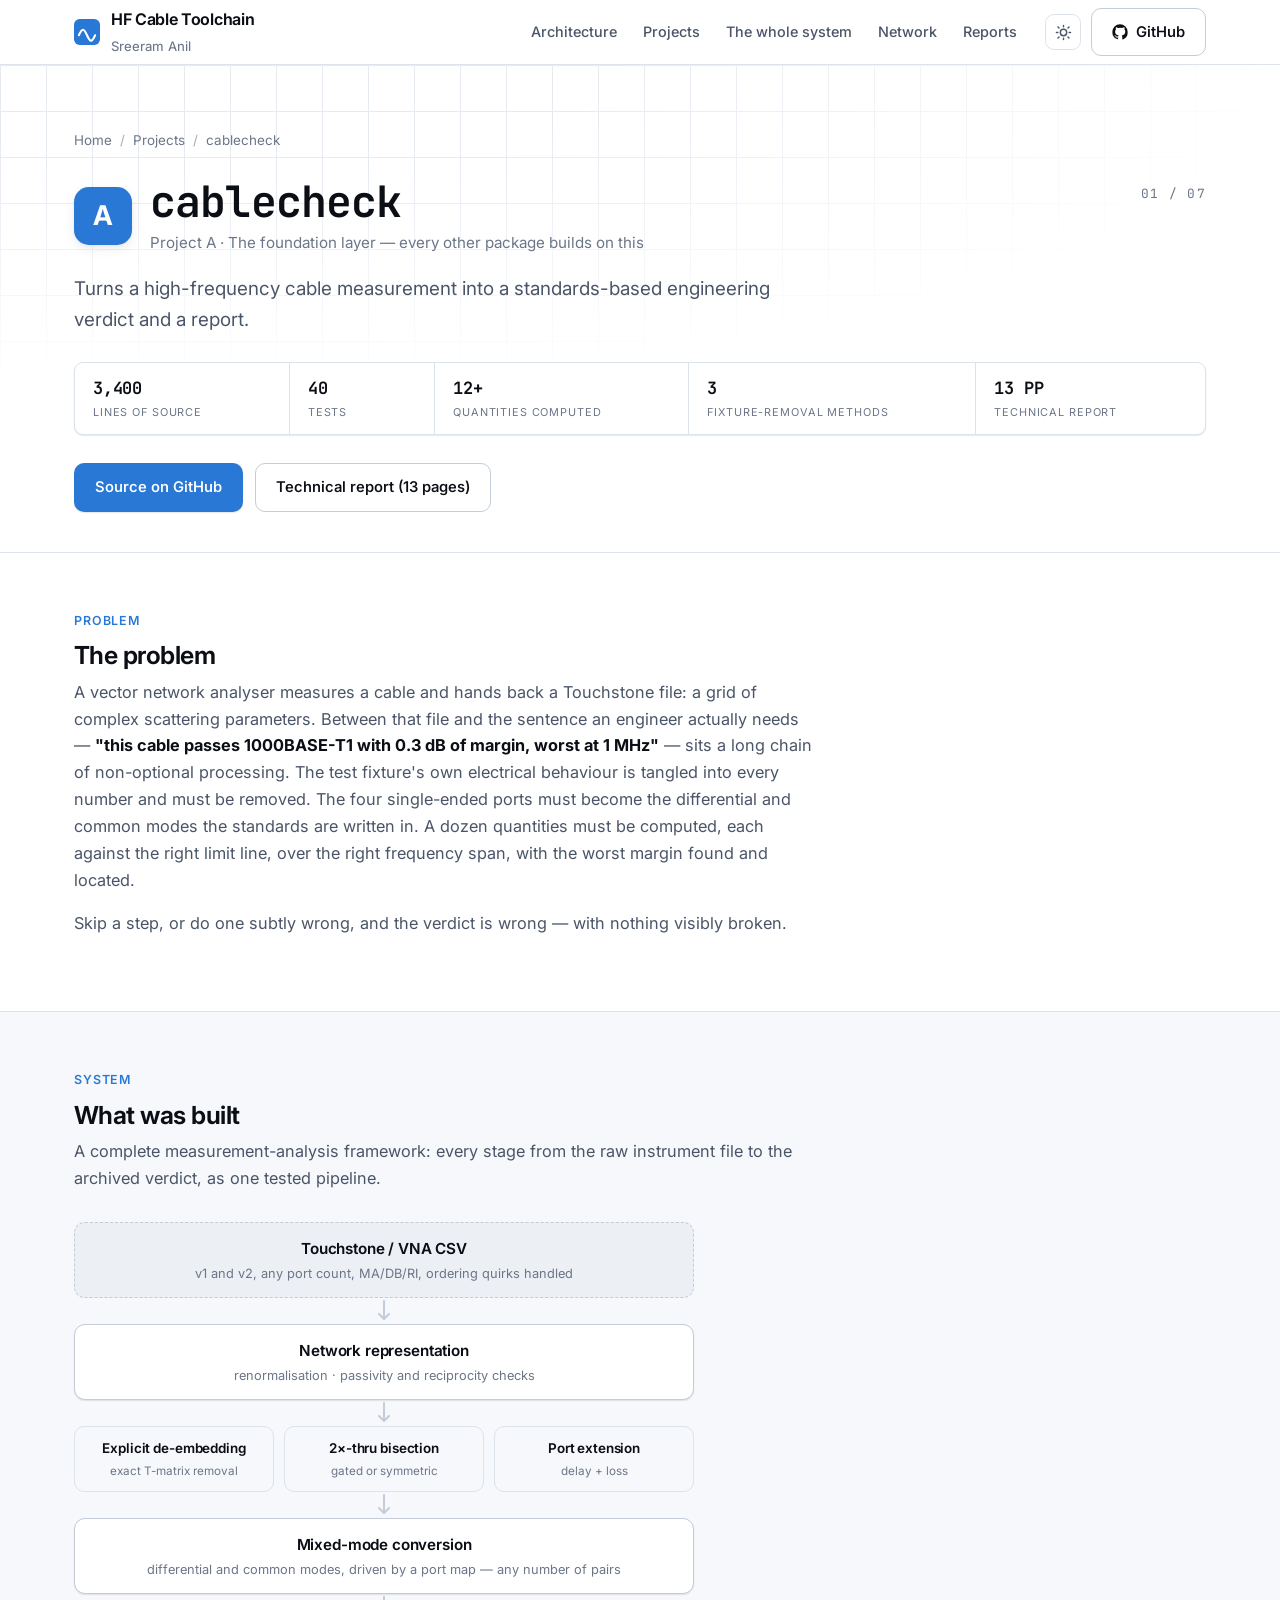
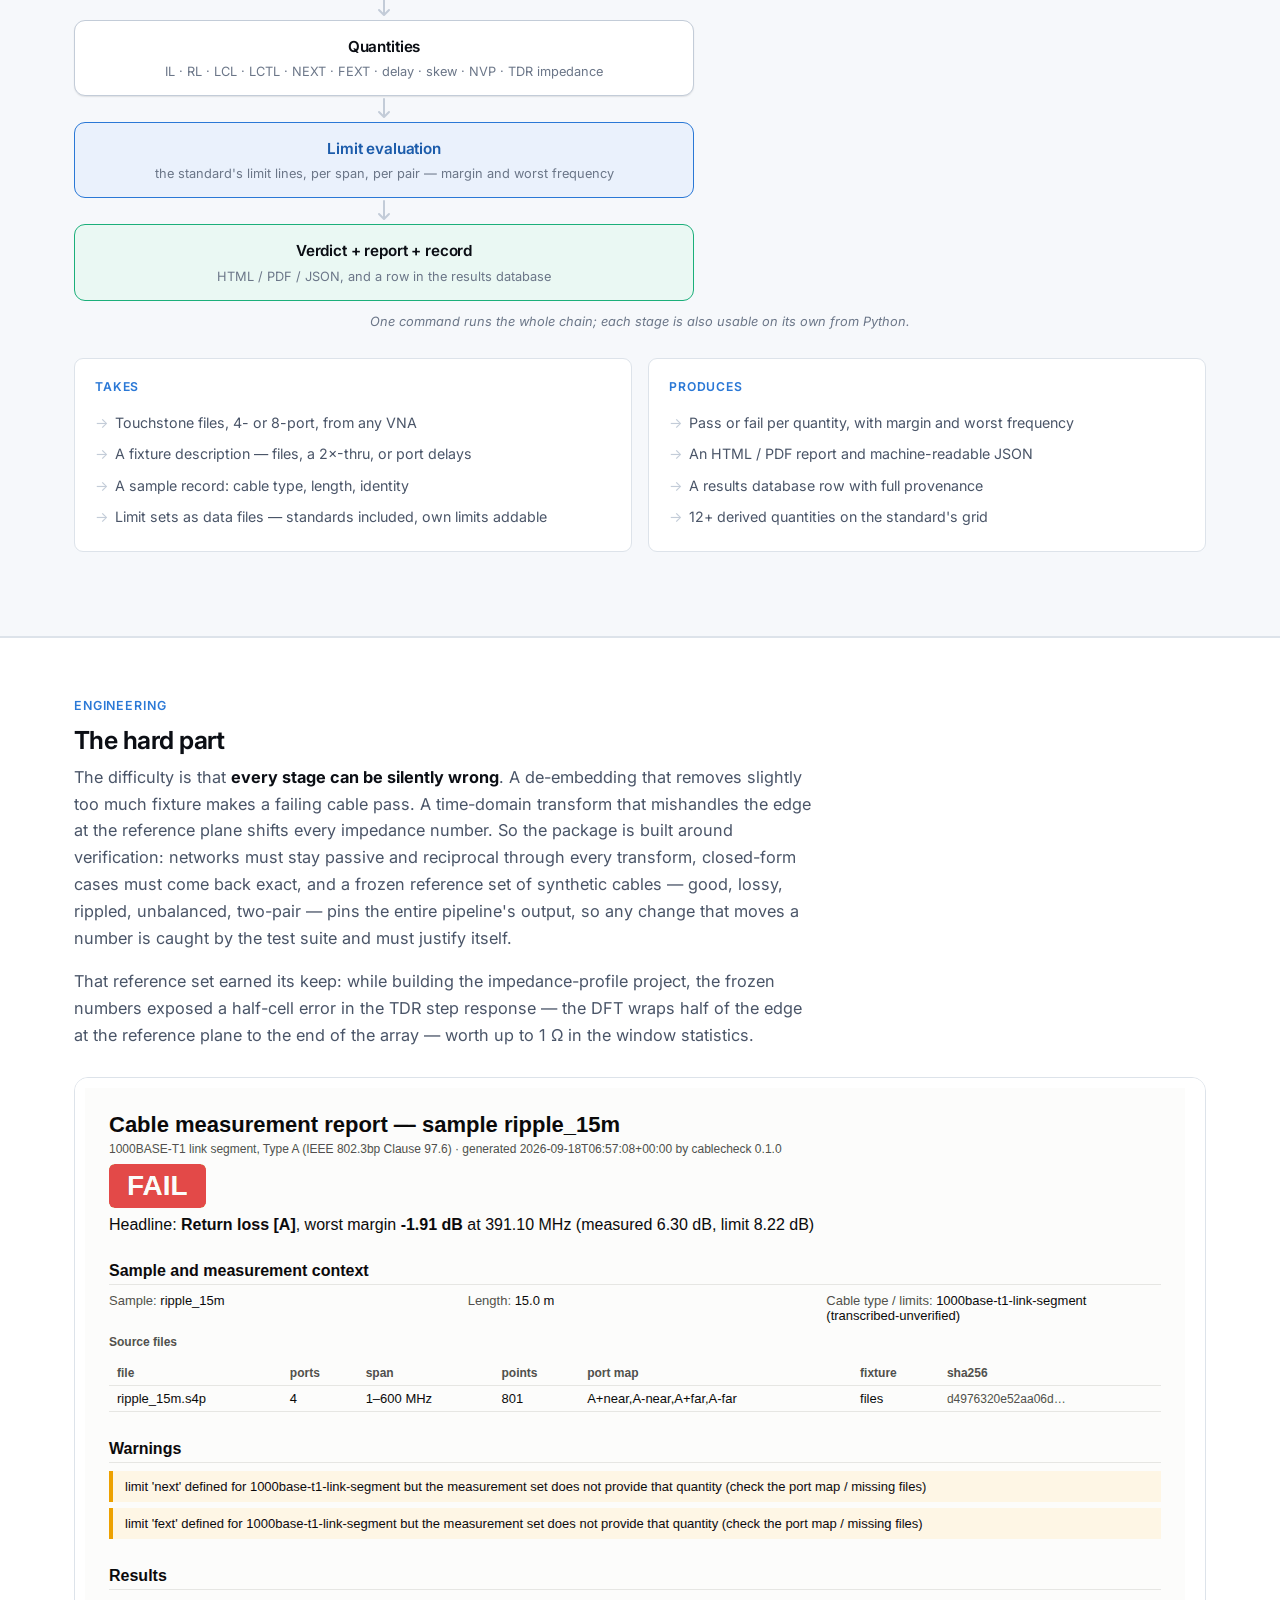
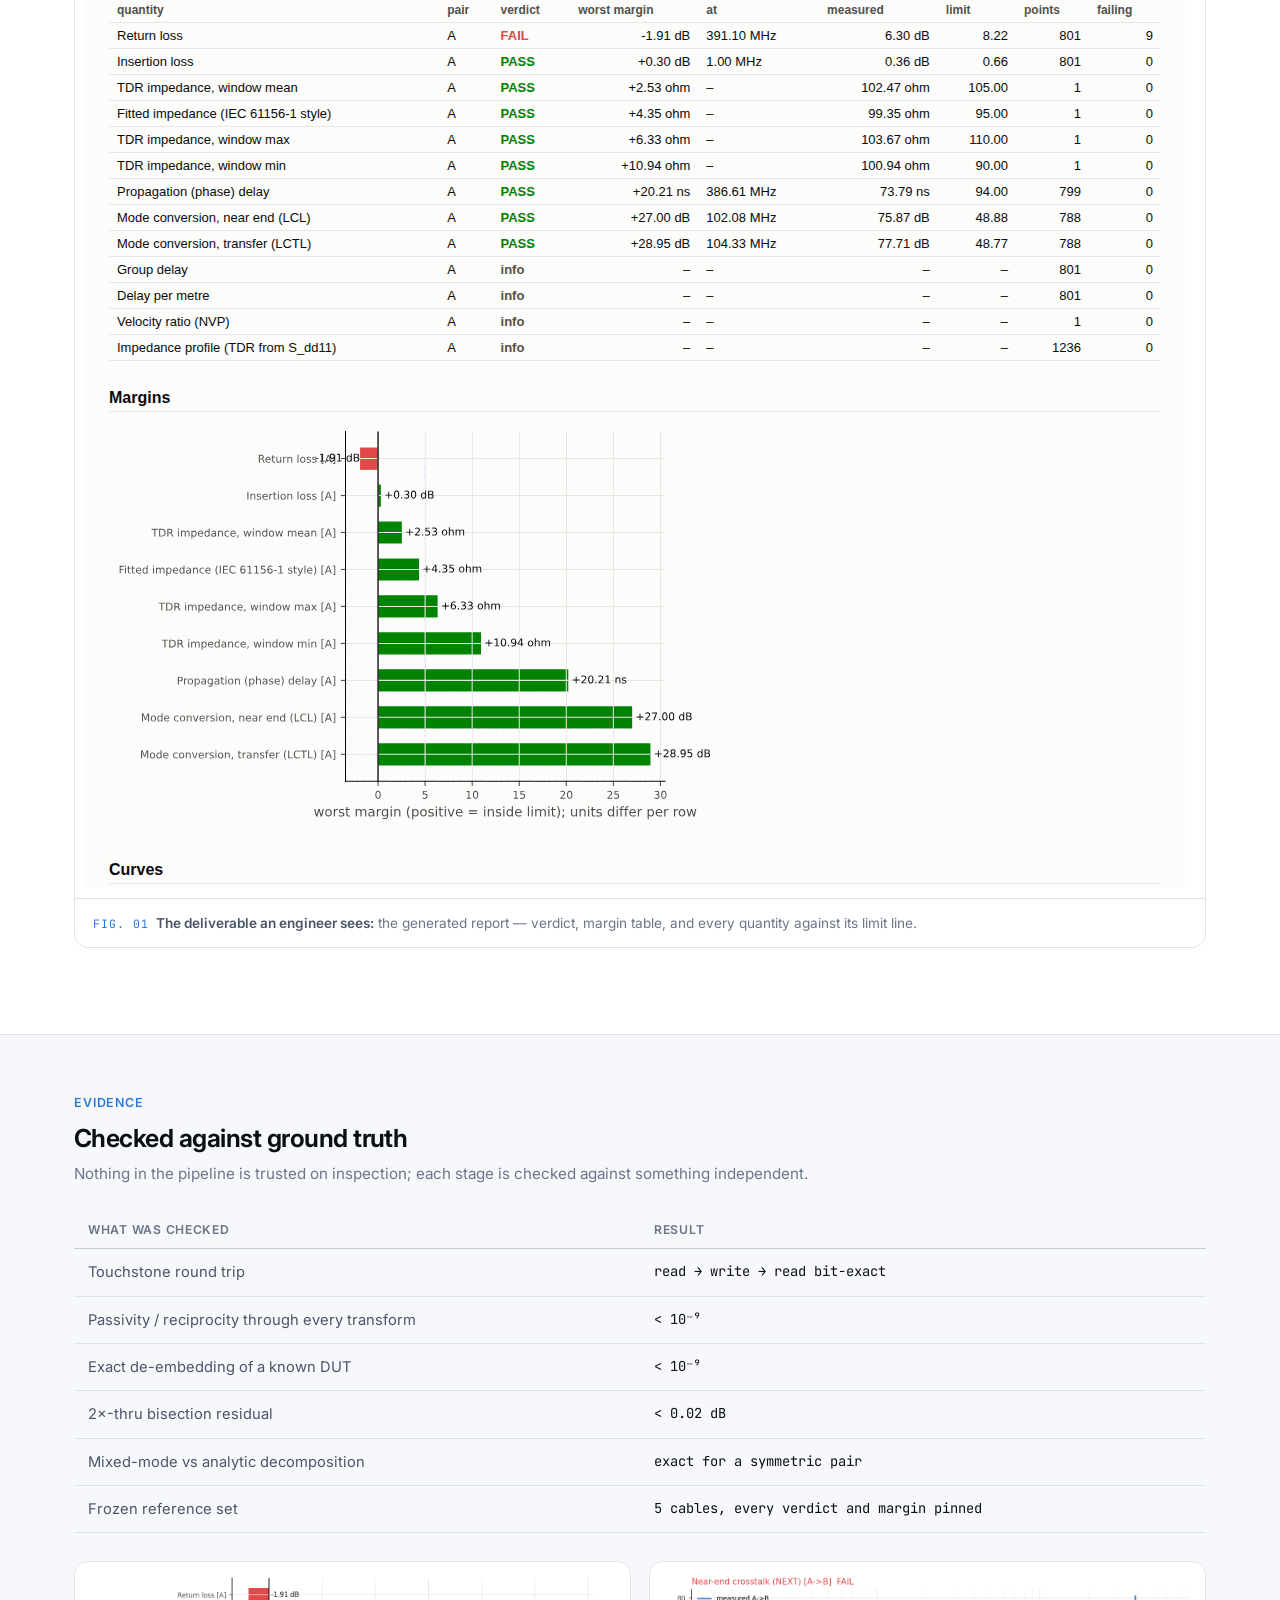
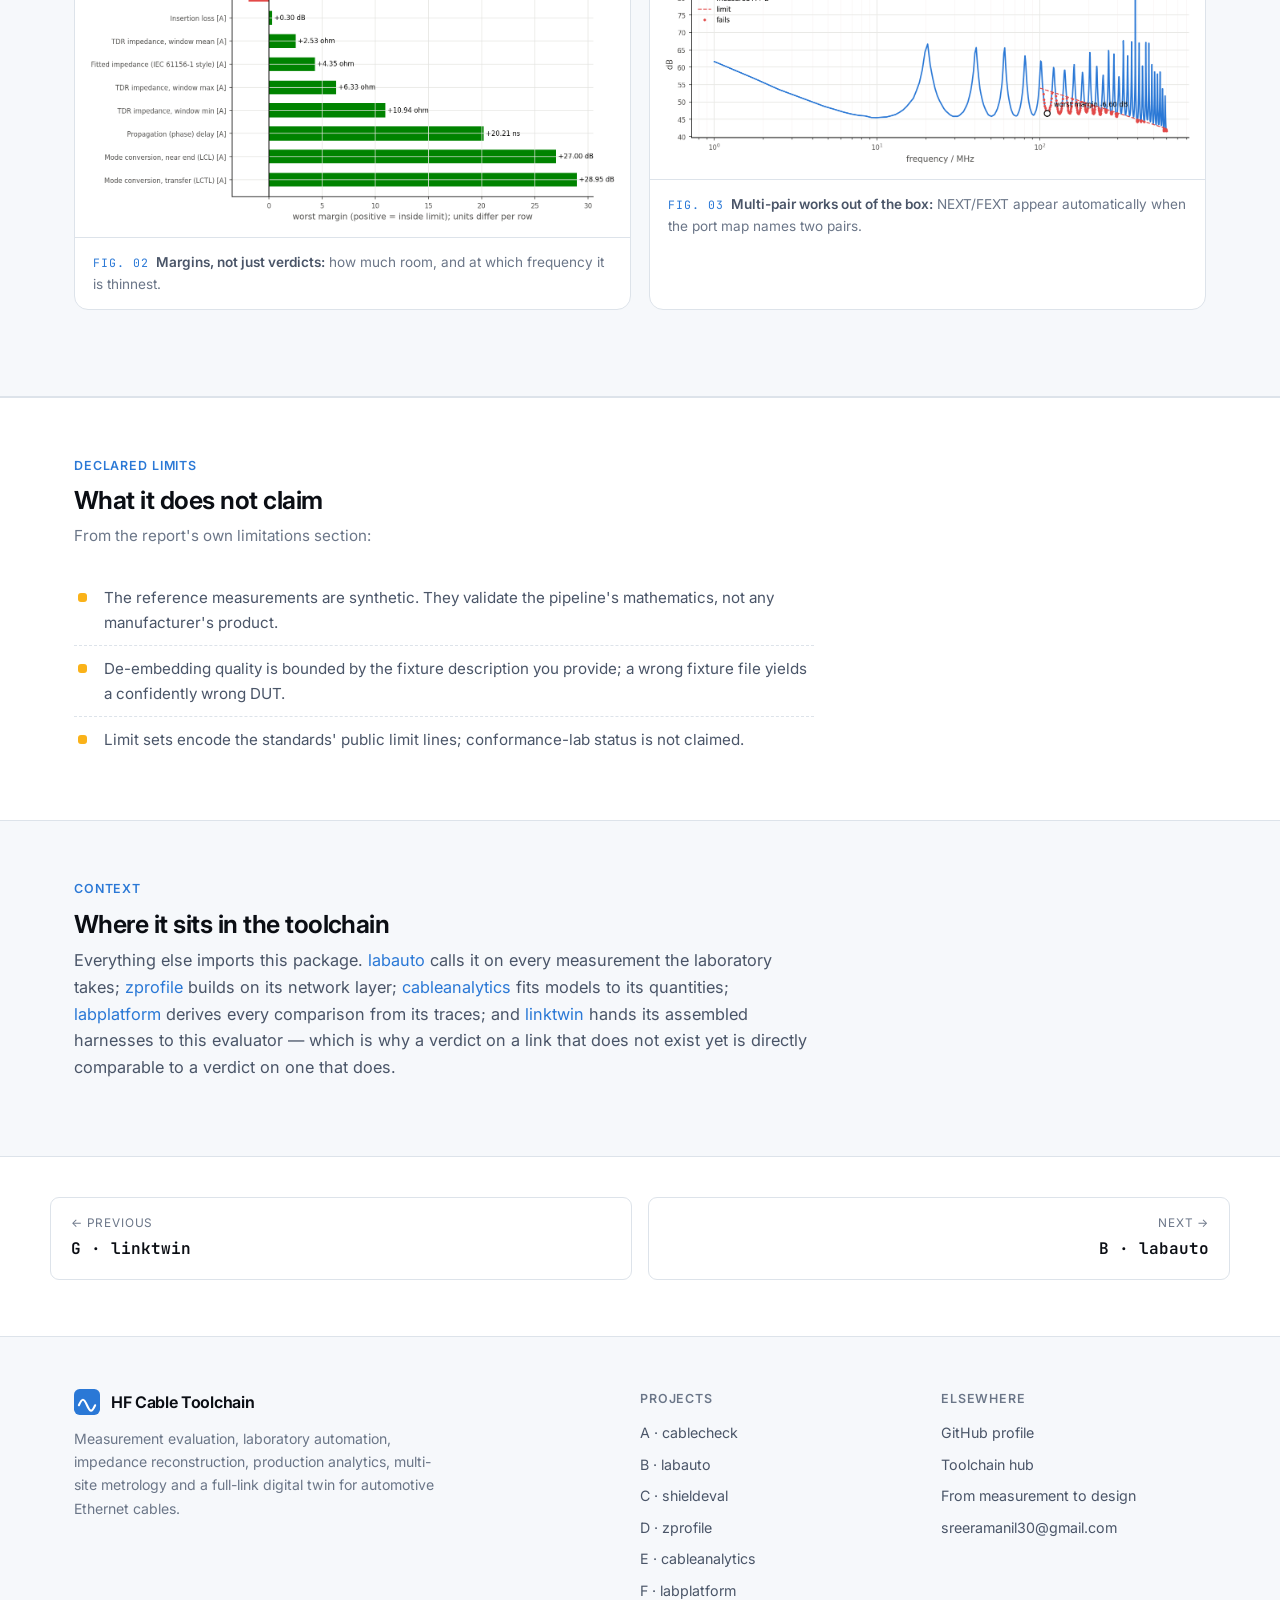
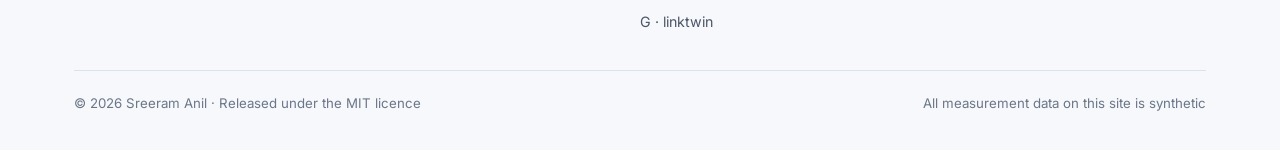
<file: projects/cablecheck.html>
<!doctype html>
<html lang="en">
<head>
<meta charset="utf-8">
<meta name="viewport" content="width=device-width, initial-scale=1">
<title>cablecheck — HF Cable Toolchain</title>
<meta name="description" content="Turns a high-frequency cable measurement into a standards-based engineering verdict and a report.">
<meta name="author" content="Sreeram Anil">
<link rel="icon" href="data:image/svg+xml,<svg xmlns='http://www.w3.org/2000/svg' viewBox='0 0 32 32'><rect width='32' height='32' rx='7' fill='%232a78d6'/><path d='M6 20c4-9 6-9 10 0s6 9 10 0' stroke='white' stroke-width='2.6' fill='none' stroke-linecap='round'/></svg>">
<link rel="preconnect" href="https://fonts.googleapis.com">
<link rel="preconnect" href="https://fonts.gstatic.com" crossorigin>
<link href="https://fonts.googleapis.com/css2?family=Inter:wght@400;500;600;700&family=JetBrains+Mono:wght@400;500;600&display=swap" rel="stylesheet">
<link rel="stylesheet" href="../assets/css/site.css">
</head>
<body>
<a class="skip" href="#main">Skip to content</a>
<nav class="nav">
  <div class="wrap nav-in">
    <a class="brand" href="../index.html">
      <svg class="brand-mark" viewBox="0 0 32 32" aria-hidden="true">
        <rect width="32" height="32" rx="7" fill="var(--accent)"/>
        <path d="M6 20c4-9 6-9 10 0s6 9 10 0" stroke="#fff" stroke-width="2.6" fill="none" stroke-linecap="round"/>
      </svg>
      <span>HF Cable Toolchain<br><span class="brand-sub">Sreeram Anil</span></span>
    </a>
    <div class="nav-links">
      <a href="../index.html#pipeline">Architecture</a>
      <a href="../index.html#projects">Projects</a>
      <a href="../system.html">The whole system</a>
      <a href="../index.html#network">Network</a>
      <a href="../index.html#reports">Reports</a>
    </div>
    <div class="nav-actions">
      <button class="icon-btn" id="theme" aria-label="Switch between light and dark theme">
        <svg viewBox="0 0 24 24" fill="none" stroke="currentColor" stroke-width="2" stroke-linecap="round"><circle cx="12" cy="12" r="4.5"/><path d="M12 2v2M12 20v2M4.2 4.2l1.5 1.5M18.3 18.3l1.5 1.5M2 12h2M20 12h2M4.2 19.8l1.5-1.5M18.3 5.7l1.5-1.5"/></svg>
      </button>
      <a class="btn btn-ghost" href="https://github.com/anilram30" rel="noopener">
        <svg viewBox="0 0 24 24" fill="currentColor" aria-hidden="true"><path d="M12 .5A11.5 11.5 0 0 0 .5 12a11.5 11.5 0 0 0 7.9 10.9c.6.1.8-.2.8-.6v-2c-3.2.7-3.9-1.5-3.9-1.5-.5-1.4-1.3-1.7-1.3-1.7-1.1-.7 0-.7 0-.7 1.2.1 1.8 1.2 1.8 1.2 1 1.8 2.8 1.3 3.5 1 .1-.8.4-1.3.7-1.6-2.6-.3-5.3-1.3-5.3-5.8 0-1.3.5-2.3 1.2-3.1-.1-.3-.5-1.5.1-3.2 0 0 1-.3 3.3 1.2a11.3 11.3 0 0 1 6 0C17.6 4.7 18.6 5 18.6 5c.6 1.7.2 2.9.1 3.2.8.8 1.2 1.8 1.2 3.1 0 4.5-2.7 5.5-5.3 5.8.4.4.8 1.1.8 2.2v3.3c0 .4.2.7.8.6A11.5 11.5 0 0 0 23.5 12 11.5 11.5 0 0 0 12 .5z"/></svg>
        <span class="gh-label">GitHub</span>
      </a>
    </div>
  </div>
</nav>
<main id="main">
<header class="phero">
  <div class="wrap">
    <div class="crumbs"><a href="../index.html">Home</a><span class="sep">/</span><a href="../index.html#projects">Projects</a><span class="sep">/</span><span>cablecheck</span></div>
    <div class="phero-top">
      <div class="phero-letter">A</div>
      <div style="flex:1"><h1>cablecheck</h1><div class="phero-role">Project A · The foundation layer — every other package builds on this</div></div>
      <span class="pidx">01 / 07</span>
    </div>
    <p class="phero-tag">Turns a high-frequency cable measurement into a standards-based engineering verdict and a report.</p>
    <div class="chips"><span class="chip"><b>3,400</b>lines of source</span><span class="chip"><b>40</b>tests</span><span class="chip"><b>12+</b>quantities computed</span><span class="chip"><b>3</b>fixture-removal methods</span><span class="chip"><b>13 pp</b>technical report</span></div>
    <div class="hero-cta" style="margin-bottom:0">
      <a class="btn btn-primary" href="https://github.com/anilram30/cablecheck" rel="noopener">Source on GitHub</a>
      <a class="btn btn-ghost" href="../reports/cablecheck.pdf">Technical report (13 pages)</a>
    </div>
  </div>
</header>
<section class="psec"><div class="wrap"><div class="sec-kicker">Problem</div><h2>The problem</h2><div class="prose">
<p>A vector network analyser measures a cable and hands back a Touchstone file: a grid of complex
scattering parameters. Between that file and the sentence an engineer actually needs — <strong>"this cable
passes 1000BASE-T1 with 0.3&nbsp;dB of margin, worst at 1&nbsp;MHz"</strong> — sits a long chain of
non-optional processing. The test fixture's own electrical behaviour is tangled into every number and
must be removed. The four single-ended ports must become the differential and common modes the standards
are written in. A dozen quantities must be computed, each against the right limit line, over the right
frequency span, with the worst margin found and located.</p>
<p>Skip a step, or do one subtly wrong, and the verdict is wrong — with nothing visibly broken.</p>
</div></div></section><section class="psec tinted"><div class="wrap"><div class="sec-kicker">System</div><h2>What was built</h2><div class="prose"><p>A complete measurement-analysis framework: every stage from the raw
instrument file to the archived verdict, as one tested pipeline.</p></div><div class="flow"><div class="flow-io"><b>Touchstone / VNA CSV</b><span>v1 and v2, any port count, MA/DB/RI, ordering quirks handled</span></div><div class="flow-arrow"><svg viewBox="0 0 14 22" fill="none" stroke="currentColor" stroke-width="2" stroke-linecap="round" stroke-linejoin="round"><path d="M7 1v17M2 14l5 5 5-5"/></svg></div><div class="flow-step"><b>Network representation</b><span>renormalisation · passivity and reciprocity checks</span></div><div class="flow-arrow"><svg viewBox="0 0 14 22" fill="none" stroke="currentColor" stroke-width="2" stroke-linecap="round" stroke-linejoin="round"><path d="M7 1v17M2 14l5 5 5-5"/></svg></div><div class="flow-split"><div><b>Explicit de-embedding</b><span>exact T-matrix removal</span></div><div><b>2×-thru bisection</b><span>gated or symmetric</span></div><div><b>Port extension</b><span>delay + loss</span></div></div><div class="flow-arrow"><svg viewBox="0 0 14 22" fill="none" stroke="currentColor" stroke-width="2" stroke-linecap="round" stroke-linejoin="round"><path d="M7 1v17M2 14l5 5 5-5"/></svg></div><div class="flow-step"><b>Mixed-mode conversion</b><span>differential and common modes, driven by a port map — any number of pairs</span></div><div class="flow-arrow"><svg viewBox="0 0 14 22" fill="none" stroke="currentColor" stroke-width="2" stroke-linecap="round" stroke-linejoin="round"><path d="M7 1v17M2 14l5 5 5-5"/></svg></div><div class="flow-step"><b>Quantities</b><span>IL · RL · LCL · LCTL · NEXT · FEXT · delay · skew · NVP · TDR impedance</span></div><div class="flow-arrow"><svg viewBox="0 0 14 22" fill="none" stroke="currentColor" stroke-width="2" stroke-linecap="round" stroke-linejoin="round"><path d="M7 1v17M2 14l5 5 5-5"/></svg></div><div class="flow-hi"><b>Limit evaluation</b><span>the standard's limit lines, per span, per pair — margin and worst frequency</span></div><div class="flow-arrow"><svg viewBox="0 0 14 22" fill="none" stroke="currentColor" stroke-width="2" stroke-linecap="round" stroke-linejoin="round"><path d="M7 1v17M2 14l5 5 5-5"/></svg></div><div class="flow-out"><b>Verdict + report + record</b><span>HTML / PDF / JSON, and a row in the results database</span></div></div><p class="flow-note">One command runs the whole chain; each stage is also usable on its own from Python.</p><div class="spec"><div class="spec-col"><h5>Takes</h5><ul><li>Touchstone files, 4- or 8-port, from any VNA</li><li>A fixture description — files, a 2×-thru, or port delays</li><li>A sample record: cable type, length, identity</li><li>Limit sets as data files — standards included, own limits addable</li></ul></div><div class="spec-col"><h5>Produces</h5><ul><li>Pass or fail per quantity, with margin and worst frequency</li><li>An HTML / PDF report and machine-readable JSON</li><li>A results database row with full provenance</li><li>12+ derived quantities on the standard's grid</li></ul></div></div></div></section><section class="psec"><div class="wrap"><div class="sec-kicker">Engineering</div><h2>The hard part</h2><div class="prose">
<p>The difficulty is that <strong>every stage can be silently wrong</strong>. A de-embedding that removes
slightly too much fixture makes a failing cable pass. A time-domain transform that mishandles the edge
at the reference plane shifts every impedance number. So the package is built around verification:
networks must stay passive and reciprocal through every transform, closed-form cases must come back
exact, and a frozen reference set of synthetic cables — good, lossy, rippled, unbalanced, two-pair —
pins the entire pipeline's output, so any change that moves a number is caught by the test suite and
must justify itself.</p>
<p>That reference set earned its keep: while building the impedance-profile project, the frozen numbers
exposed a half-cell error in the TDR step response — the DFT wraps half of the edge at the reference
plane to the end of the array — worth up to 1&nbsp;Ω in the window statistics.</p>
</div><figure class="fig"><div class="img"><img src="../assets/img/p/a-report.png" loading="lazy" alt="Top of the generated HTML report showing verdict, margins and quantity plots."></div><figcaption><span style="font-family:var(--mono);font-size:.72rem;letter-spacing:.08em;color:var(--accent)">FIG. 01</span> &nbsp;<b>The deliverable an engineer sees:</b> the generated report — verdict, margin table, and every quantity against its limit line.</figcaption></figure></div></section><section class="psec tinted"><div class="wrap"><div class="sec-kicker">Evidence</div><h2>Checked against ground truth</h2><p class="lede-line">Nothing in the pipeline is trusted on inspection; each stage is checked against something independent.</p><table class="results-tbl"><thead><tr><th>What was checked</th><th>Result</th></tr></thead><tbody><tr><td>Touchstone round trip</td><td>read → write → read bit-exact</td></tr><tr><td>Passivity / reciprocity through every transform</td><td>&lt; 10⁻⁹</td></tr><tr><td>Exact de-embedding of a known DUT</td><td>&lt; 10⁻⁹</td></tr><tr><td>2×-thru bisection residual</td><td>&lt; 0.02 dB</td></tr><tr><td>Mixed-mode vs analytic decomposition</td><td>exact for a symmetric pair</td></tr><tr><td>Frozen reference set</td><td>5 cables, every verdict and margin pinned</td></tr></tbody></table><div class="figrow"><figure class="fig"><div class="img"><img src="../assets/img/p/a-margins.png" loading="lazy" alt="Margin summary of the rippled reference cable."></div><figcaption><span style="font-family:var(--mono);font-size:.72rem;letter-spacing:.08em;color:var(--accent)">FIG. 02</span> &nbsp;<b>Margins, not just verdicts:</b> how much room, and at which frequency it is thinnest.</figcaption></figure><figure class="fig"><div class="img"><img src="../assets/img/p/a-next.png" loading="lazy" alt="Near-end crosstalk of the two-pair reference sample against its limit."></div><figcaption><span style="font-family:var(--mono);font-size:.72rem;letter-spacing:.08em;color:var(--accent)">FIG. 03</span> &nbsp;<b>Multi-pair works out of the box:</b> NEXT/FEXT appear automatically when the port map names two pairs.</figcaption></figure></div></div></section><section class="psec"><div class="wrap"><div class="sec-kicker">Declared limits</div><h2>What it does not claim</h2><p class="lede-line">From the report's own limitations section:</p><ul class="limits">
<li>The reference measurements are synthetic. They validate the pipeline's mathematics, not any manufacturer's product.</li>
<li>De-embedding quality is bounded by the fixture description you provide; a wrong fixture file yields a confidently wrong DUT.</li>
<li>Limit sets encode the standards' public limit lines; conformance-lab status is not claimed.</li>
</ul></div></section><section class="psec tinted"><div class="wrap"><div class="sec-kicker">Context</div><h2>Where it sits in the toolchain</h2><div class="prose">
<p>Everything else imports this package. <a href="labauto.html">labauto</a> calls it on every measurement
the laboratory takes; <a href="zprofile.html">zprofile</a> builds on its network layer;
<a href="cableanalytics.html">cableanalytics</a> fits models to its quantities;
<a href="labplatform.html">labplatform</a> derives every comparison from its traces; and
<a href="linktwin.html">linktwin</a> hands its assembled harnesses to this evaluator — which is why a
verdict on a link that does not exist yet is directly comparable to a verdict on one that does.</p>
</div></div></section>
<div class="wrap pn">
  <a href="linktwin.html"><span class="dir">← Previous</span><span class="name">G · linktwin</span></a>
  <a href="labauto.html" class="next"><span class="dir">Next →</span><span class="name">B · labauto</span></a>
</div>
</main>
<footer>
  <div class="wrap">
    <div class="foot-grid">
      <div>
        <a class="brand" href="../index.html" style="margin-bottom:12px">
          <svg class="brand-mark" viewBox="0 0 32 32" aria-hidden="true">
            <rect width="32" height="32" rx="7" fill="var(--accent)"/>
            <path d="M6 20c4-9 6-9 10 0s6 9 10 0" stroke="#fff" stroke-width="2.6" fill="none" stroke-linecap="round"/>
          </svg>
          <span>HF Cable Toolchain</span>
        </a>
        <p style="color:var(--text-3);font-size:.88rem;max-width:42ch">
          Measurement evaluation, laboratory automation, impedance reconstruction, production analytics,
          multi-site metrology and a full-link digital twin for automotive Ethernet cables.
        </p>
      </div>
      <div>
        <h5>Projects</h5>
        <div class="foot-links"><a href="../projects/cablecheck.html">A &middot; cablecheck</a>
<a href="../projects/labauto.html">B &middot; labauto</a>
<a href="../projects/shieldeval.html">C &middot; shieldeval</a>
<a href="../projects/zprofile.html">D &middot; zprofile</a>
<a href="../projects/cableanalytics.html">E &middot; cableanalytics</a>
<a href="../projects/labplatform.html">F &middot; labplatform</a>
<a href="../projects/linktwin.html">G &middot; linktwin</a></div>
      </div>
      <div>
        <h5>Elsewhere</h5>
        <div class="foot-links">
          <a href="https://github.com/anilram30" rel="noopener">GitHub profile</a>
          <a href="https://github.com/anilram30/hf-cable-toolchain" rel="noopener">Toolchain hub</a>
          <a href="../system.html">From measurement to design</a>
          <a href="mailto:sreeramanil30@gmail.com">sreeramanil30@gmail.com</a>
        </div>
      </div>
    </div>
    <div class="foot-bottom">
      <span>© 2026 Sreeram Anil · Released under the MIT licence</span>
      <span>All measurement data on this site is synthetic</span>
    </div>
  </div>
</footer>
<script src="../assets/js/site.js"></script>
</body>
</html>
</file>
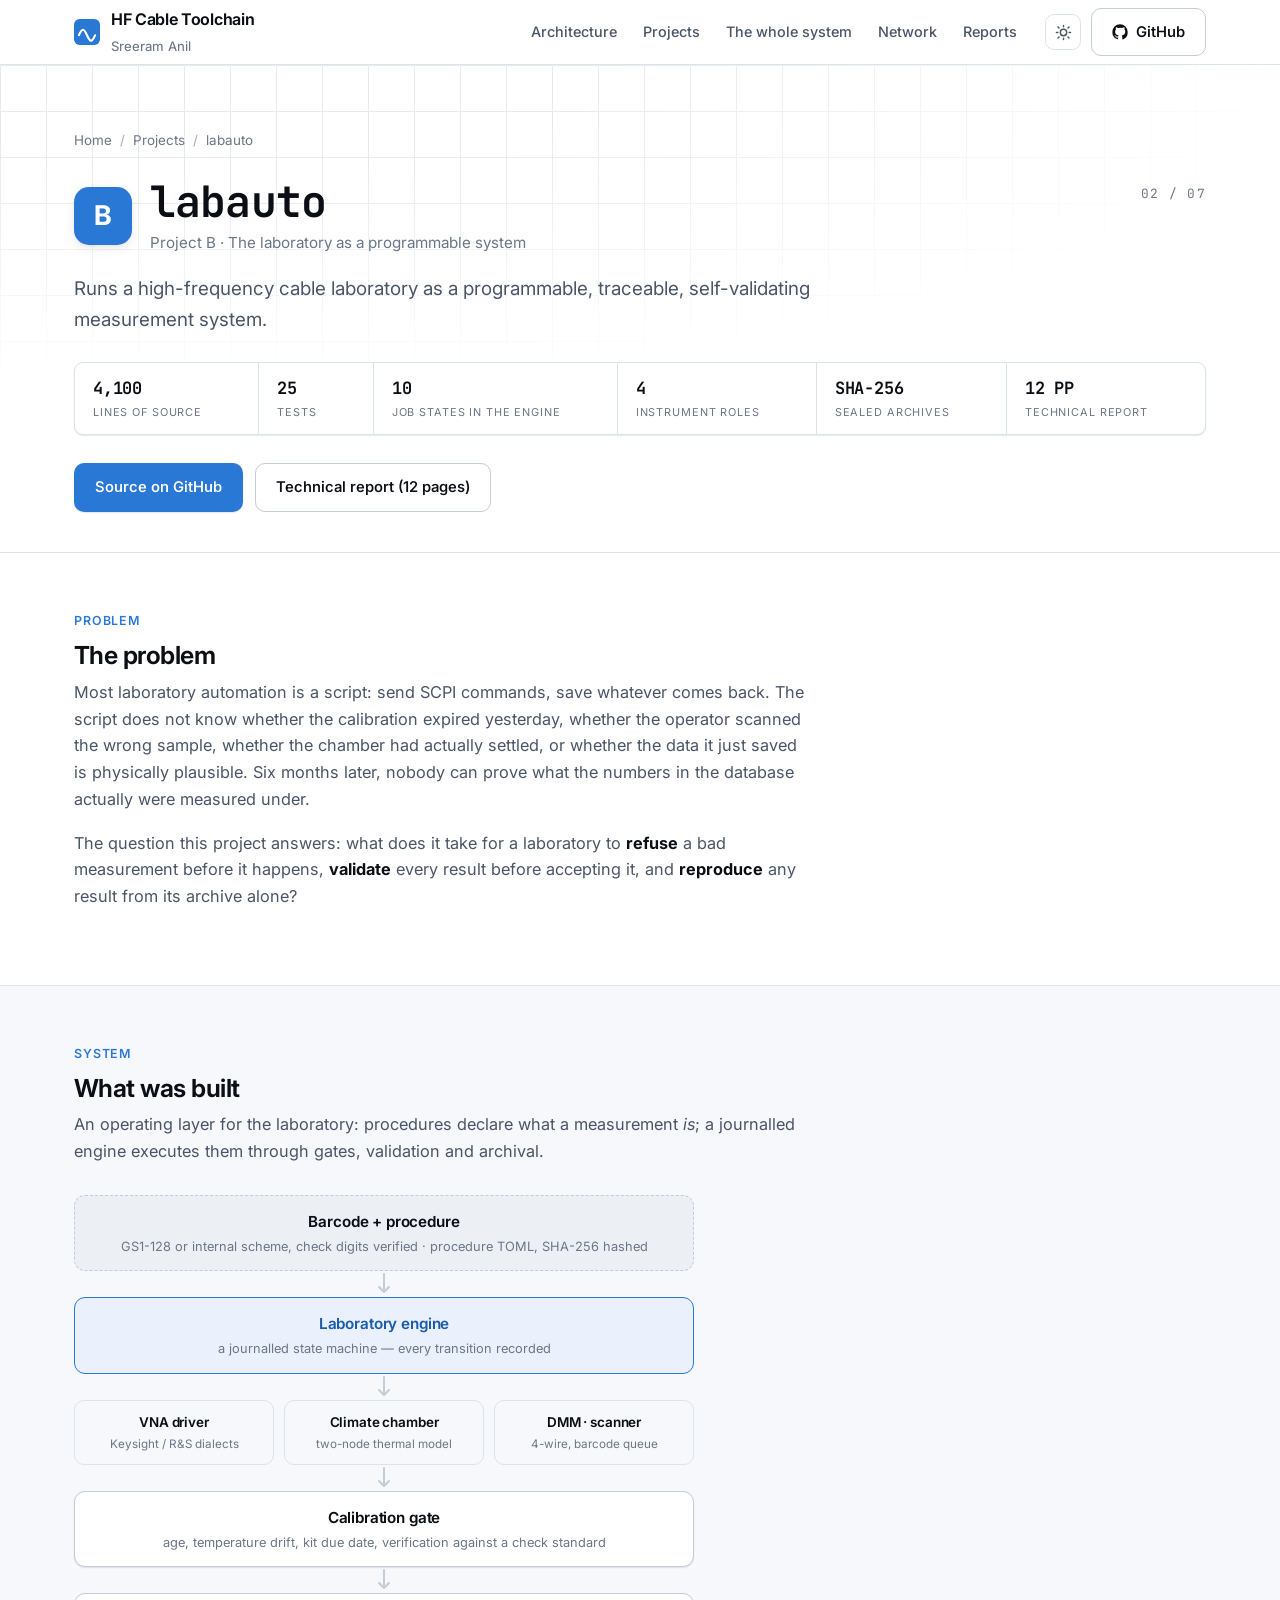
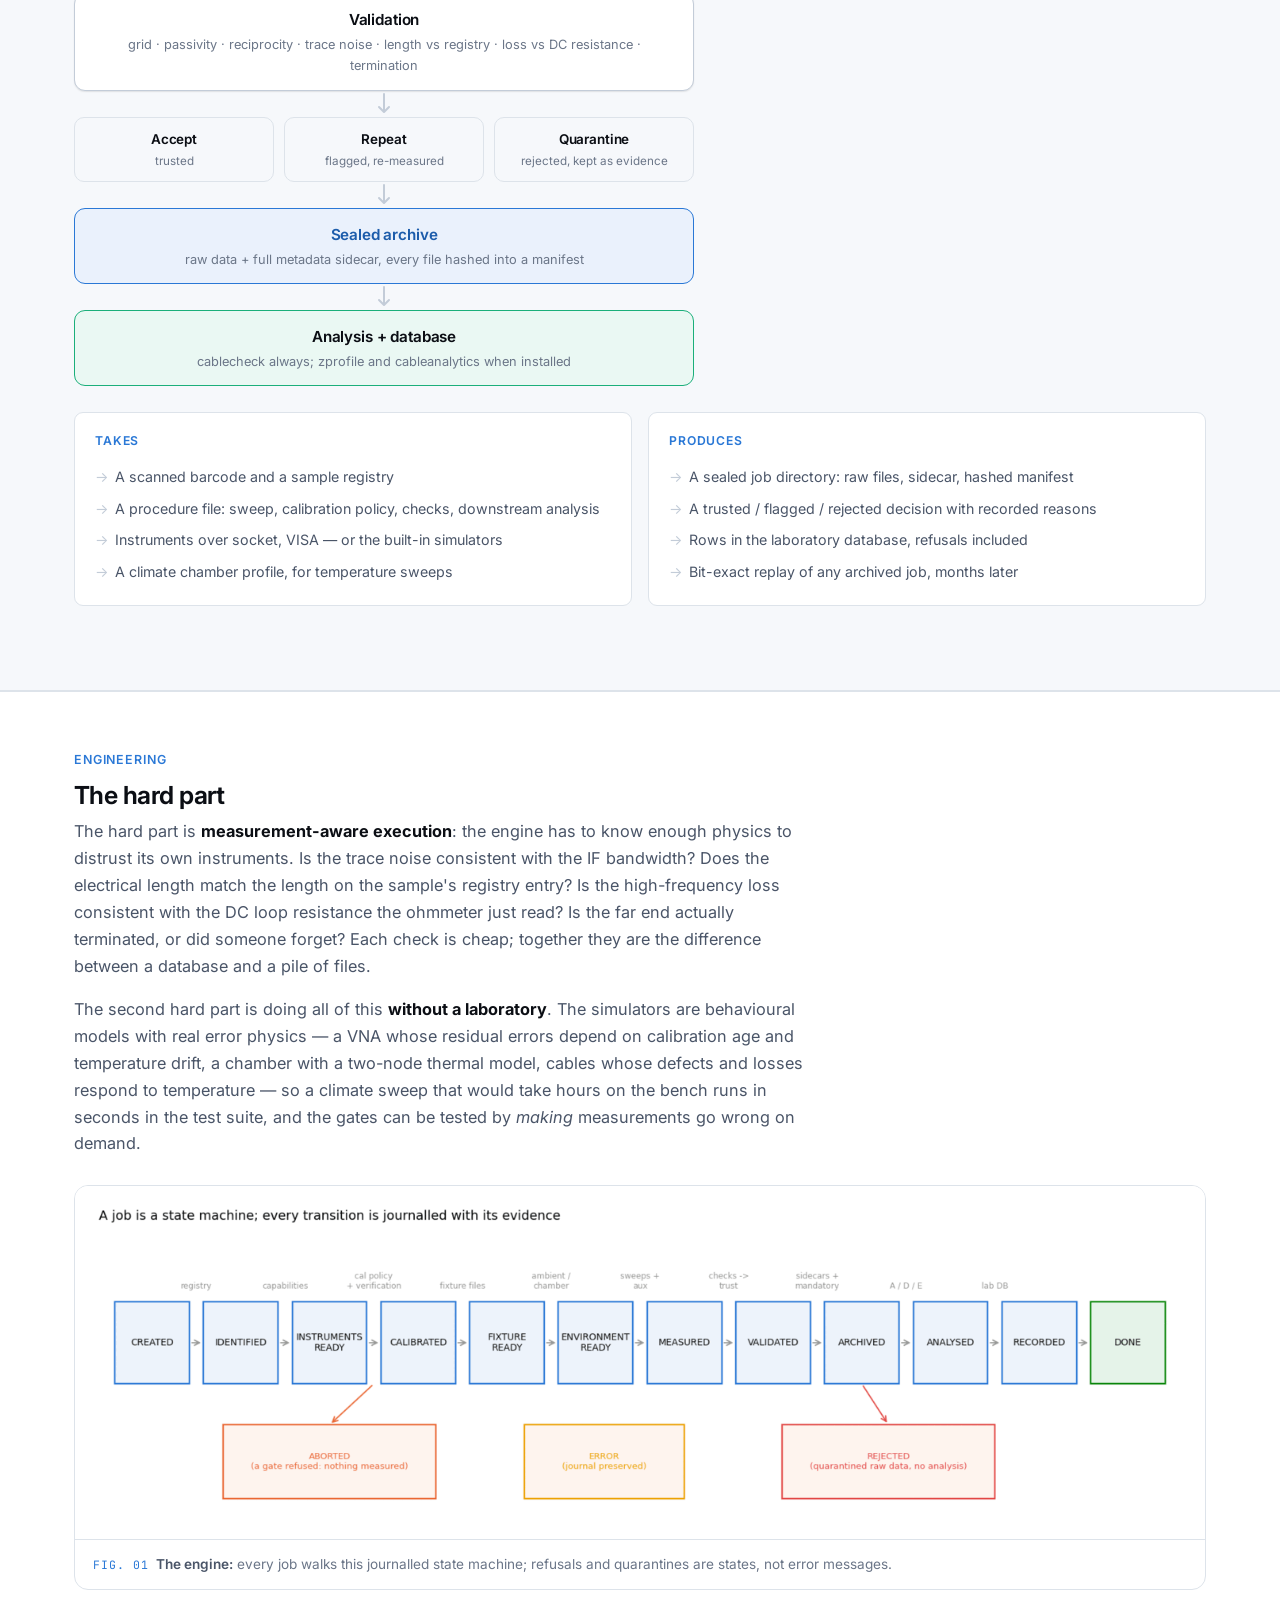
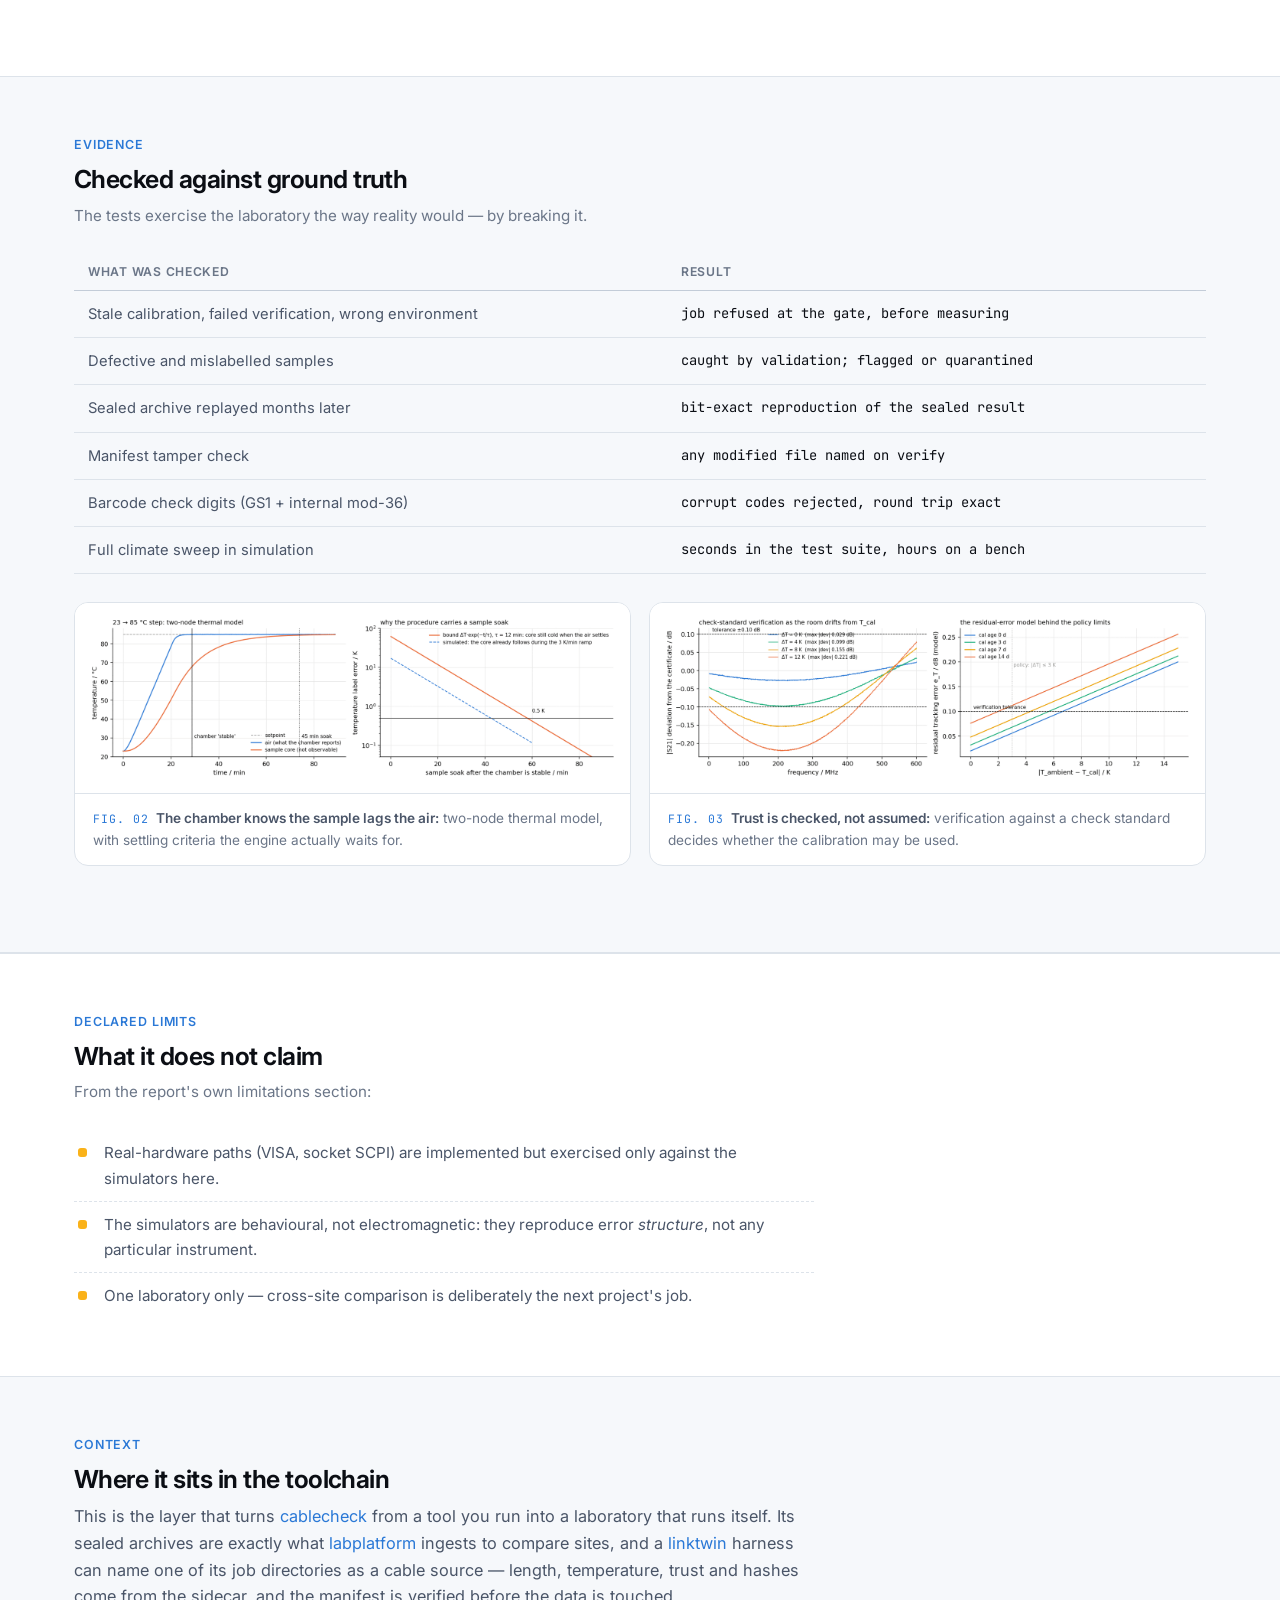
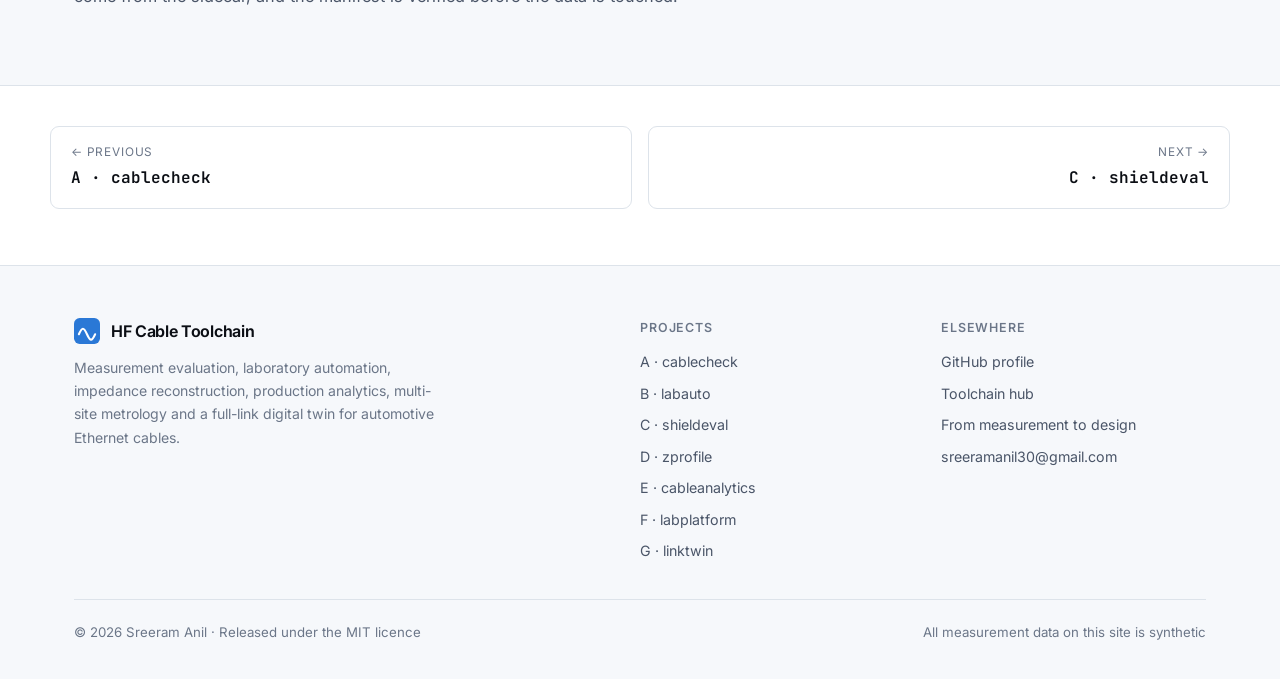
<file: projects/labauto.html>
<!doctype html>
<html lang="en">
<head>
<meta charset="utf-8">
<meta name="viewport" content="width=device-width, initial-scale=1">
<title>labauto — HF Cable Toolchain</title>
<meta name="description" content="Runs a high-frequency cable laboratory as a programmable, traceable, self-validating measurement system.">
<meta name="author" content="Sreeram Anil">
<link rel="icon" href="data:image/svg+xml,<svg xmlns='http://www.w3.org/2000/svg' viewBox='0 0 32 32'><rect width='32' height='32' rx='7' fill='%232a78d6'/><path d='M6 20c4-9 6-9 10 0s6 9 10 0' stroke='white' stroke-width='2.6' fill='none' stroke-linecap='round'/></svg>">
<link rel="preconnect" href="https://fonts.googleapis.com">
<link rel="preconnect" href="https://fonts.gstatic.com" crossorigin>
<link href="https://fonts.googleapis.com/css2?family=Inter:wght@400;500;600;700&family=JetBrains+Mono:wght@400;500;600&display=swap" rel="stylesheet">
<link rel="stylesheet" href="../assets/css/site.css">
</head>
<body>
<a class="skip" href="#main">Skip to content</a>
<nav class="nav">
  <div class="wrap nav-in">
    <a class="brand" href="../index.html">
      <svg class="brand-mark" viewBox="0 0 32 32" aria-hidden="true">
        <rect width="32" height="32" rx="7" fill="var(--accent)"/>
        <path d="M6 20c4-9 6-9 10 0s6 9 10 0" stroke="#fff" stroke-width="2.6" fill="none" stroke-linecap="round"/>
      </svg>
      <span>HF Cable Toolchain<br><span class="brand-sub">Sreeram Anil</span></span>
    </a>
    <div class="nav-links">
      <a href="../index.html#pipeline">Architecture</a>
      <a href="../index.html#projects">Projects</a>
      <a href="../system.html">The whole system</a>
      <a href="../index.html#network">Network</a>
      <a href="../index.html#reports">Reports</a>
    </div>
    <div class="nav-actions">
      <button class="icon-btn" id="theme" aria-label="Switch between light and dark theme">
        <svg viewBox="0 0 24 24" fill="none" stroke="currentColor" stroke-width="2" stroke-linecap="round"><circle cx="12" cy="12" r="4.5"/><path d="M12 2v2M12 20v2M4.2 4.2l1.5 1.5M18.3 18.3l1.5 1.5M2 12h2M20 12h2M4.2 19.8l1.5-1.5M18.3 5.7l1.5-1.5"/></svg>
      </button>
      <a class="btn btn-ghost" href="https://github.com/anilram30" rel="noopener">
        <svg viewBox="0 0 24 24" fill="currentColor" aria-hidden="true"><path d="M12 .5A11.5 11.5 0 0 0 .5 12a11.5 11.5 0 0 0 7.9 10.9c.6.1.8-.2.8-.6v-2c-3.2.7-3.9-1.5-3.9-1.5-.5-1.4-1.3-1.7-1.3-1.7-1.1-.7 0-.7 0-.7 1.2.1 1.8 1.2 1.8 1.2 1 1.8 2.8 1.3 3.5 1 .1-.8.4-1.3.7-1.6-2.6-.3-5.3-1.3-5.3-5.8 0-1.3.5-2.3 1.2-3.1-.1-.3-.5-1.5.1-3.2 0 0 1-.3 3.3 1.2a11.3 11.3 0 0 1 6 0C17.6 4.7 18.6 5 18.6 5c.6 1.7.2 2.9.1 3.2.8.8 1.2 1.8 1.2 3.1 0 4.5-2.7 5.5-5.3 5.8.4.4.8 1.1.8 2.2v3.3c0 .4.2.7.8.6A11.5 11.5 0 0 0 23.5 12 11.5 11.5 0 0 0 12 .5z"/></svg>
        <span class="gh-label">GitHub</span>
      </a>
    </div>
  </div>
</nav>
<main id="main">
<header class="phero">
  <div class="wrap">
    <div class="crumbs"><a href="../index.html">Home</a><span class="sep">/</span><a href="../index.html#projects">Projects</a><span class="sep">/</span><span>labauto</span></div>
    <div class="phero-top">
      <div class="phero-letter">B</div>
      <div style="flex:1"><h1>labauto</h1><div class="phero-role">Project B · The laboratory as a programmable system</div></div>
      <span class="pidx">02 / 07</span>
    </div>
    <p class="phero-tag">Runs a high-frequency cable laboratory as a programmable, traceable, self-validating measurement system.</p>
    <div class="chips"><span class="chip"><b>4,100</b>lines of source</span><span class="chip"><b>25</b>tests</span><span class="chip"><b>10</b>job states in the engine</span><span class="chip"><b>4</b>instrument roles</span><span class="chip"><b>SHA-256</b>sealed archives</span><span class="chip"><b>12 pp</b>technical report</span></div>
    <div class="hero-cta" style="margin-bottom:0">
      <a class="btn btn-primary" href="https://github.com/anilram30/labauto" rel="noopener">Source on GitHub</a>
      <a class="btn btn-ghost" href="../reports/labauto.pdf">Technical report (12 pages)</a>
    </div>
  </div>
</header>
<section class="psec"><div class="wrap"><div class="sec-kicker">Problem</div><h2>The problem</h2><div class="prose">
<p>Most laboratory automation is a script: send SCPI commands, save whatever comes back. The script does
not know whether the calibration expired yesterday, whether the operator scanned the wrong sample,
whether the chamber had actually settled, or whether the data it just saved is physically plausible. Six
months later, nobody can prove what the numbers in the database actually were measured under.</p>
<p>The question this project answers: what does it take for a laboratory to <strong>refuse</strong> a bad
measurement before it happens, <strong>validate</strong> every result before accepting it, and
<strong>reproduce</strong> any result from its archive alone?</p>
</div></div></section><section class="psec tinted"><div class="wrap"><div class="sec-kicker">System</div><h2>What was built</h2><div class="prose"><p>An operating layer for the laboratory: procedures declare what a
measurement <em>is</em>; a journalled engine executes them through gates, validation and archival.</p></div><div class="flow"><div class="flow-io"><b>Barcode + procedure</b><span>GS1-128 or internal scheme, check digits verified · procedure TOML, SHA-256 hashed</span></div><div class="flow-arrow"><svg viewBox="0 0 14 22" fill="none" stroke="currentColor" stroke-width="2" stroke-linecap="round" stroke-linejoin="round"><path d="M7 1v17M2 14l5 5 5-5"/></svg></div><div class="flow-hi"><b>Laboratory engine</b><span>a journalled state machine — every transition recorded</span></div><div class="flow-arrow"><svg viewBox="0 0 14 22" fill="none" stroke="currentColor" stroke-width="2" stroke-linecap="round" stroke-linejoin="round"><path d="M7 1v17M2 14l5 5 5-5"/></svg></div><div class="flow-split"><div><b>VNA driver</b><span>Keysight / R&S dialects</span></div><div><b>Climate chamber</b><span>two-node thermal model</span></div><div><b>DMM · scanner</b><span>4-wire, barcode queue</span></div></div><div class="flow-arrow"><svg viewBox="0 0 14 22" fill="none" stroke="currentColor" stroke-width="2" stroke-linecap="round" stroke-linejoin="round"><path d="M7 1v17M2 14l5 5 5-5"/></svg></div><div class="flow-step"><b>Calibration gate</b><span>age, temperature drift, kit due date, verification against a check standard</span></div><div class="flow-arrow"><svg viewBox="0 0 14 22" fill="none" stroke="currentColor" stroke-width="2" stroke-linecap="round" stroke-linejoin="round"><path d="M7 1v17M2 14l5 5 5-5"/></svg></div><div class="flow-step"><b>Validation</b><span>grid · passivity · reciprocity · trace noise · length vs registry · loss vs DC resistance · termination</span></div><div class="flow-arrow"><svg viewBox="0 0 14 22" fill="none" stroke="currentColor" stroke-width="2" stroke-linecap="round" stroke-linejoin="round"><path d="M7 1v17M2 14l5 5 5-5"/></svg></div><div class="flow-split"><div><b>Accept</b><span>trusted</span></div><div><b>Repeat</b><span>flagged, re-measured</span></div><div><b>Quarantine</b><span>rejected, kept as evidence</span></div></div><div class="flow-arrow"><svg viewBox="0 0 14 22" fill="none" stroke="currentColor" stroke-width="2" stroke-linecap="round" stroke-linejoin="round"><path d="M7 1v17M2 14l5 5 5-5"/></svg></div><div class="flow-hi"><b>Sealed archive</b><span>raw data + full metadata sidecar, every file hashed into a manifest</span></div><div class="flow-arrow"><svg viewBox="0 0 14 22" fill="none" stroke="currentColor" stroke-width="2" stroke-linecap="round" stroke-linejoin="round"><path d="M7 1v17M2 14l5 5 5-5"/></svg></div><div class="flow-out"><b>Analysis + database</b><span>cablecheck always; zprofile and cableanalytics when installed</span></div></div><div class="spec"><div class="spec-col"><h5>Takes</h5><ul><li>A scanned barcode and a sample registry</li><li>A procedure file: sweep, calibration policy, checks, downstream analysis</li><li>Instruments over socket, VISA — or the built-in simulators</li><li>A climate chamber profile, for temperature sweeps</li></ul></div><div class="spec-col"><h5>Produces</h5><ul><li>A sealed job directory: raw files, sidecar, hashed manifest</li><li>A trusted / flagged / rejected decision with recorded reasons</li><li>Rows in the laboratory database, refusals included</li><li>Bit-exact replay of any archived job, months later</li></ul></div></div></div></section><section class="psec"><div class="wrap"><div class="sec-kicker">Engineering</div><h2>The hard part</h2><div class="prose">
<p>The hard part is <strong>measurement-aware execution</strong>: the engine has to know enough physics to
distrust its own instruments. Is the trace noise consistent with the IF bandwidth? Does the electrical
length match the length on the sample's registry entry? Is the high-frequency loss consistent with the
DC loop resistance the ohmmeter just read? Is the far end actually terminated, or did someone forget?
Each check is cheap; together they are the difference between a database and a pile of files.</p>
<p>The second hard part is doing all of this <strong>without a laboratory</strong>. The simulators are
behavioural models with real error physics — a VNA whose residual errors depend on calibration age and
temperature drift, a chamber with a two-node thermal model, cables whose defects and losses respond to
temperature — so a climate sweep that would take hours on the bench runs in seconds in the test suite,
and the gates can be tested by <em>making</em> measurements go wrong on demand.</p>
</div><figure class="fig"><div class="img"><img src="../assets/img/p/b-states.png" loading="lazy" alt="The job state machine from created through gates, measurement, validation and archival to done."></div><figcaption><span style="font-family:var(--mono);font-size:.72rem;letter-spacing:.08em;color:var(--accent)">FIG. 01</span> &nbsp;<b>The engine:</b> every job walks this journalled state machine; refusals and quarantines are states, not error messages.</figcaption></figure></div></section><section class="psec tinted"><div class="wrap"><div class="sec-kicker">Evidence</div><h2>Checked against ground truth</h2><p class="lede-line">The tests exercise the laboratory the way reality would — by breaking it.</p><table class="results-tbl"><thead><tr><th>What was checked</th><th>Result</th></tr></thead><tbody><tr><td>Stale calibration, failed verification, wrong environment</td><td>job refused at the gate, before measuring</td></tr><tr><td>Defective and mislabelled samples</td><td>caught by validation; flagged or quarantined</td></tr><tr><td>Sealed archive replayed months later</td><td>bit-exact reproduction of the sealed result</td></tr><tr><td>Manifest tamper check</td><td>any modified file named on verify</td></tr><tr><td>Barcode check digits (GS1 + internal mod-36)</td><td>corrupt codes rejected, round trip exact</td></tr><tr><td>Full climate sweep in simulation</td><td>seconds in the test suite, hours on a bench</td></tr></tbody></table><div class="figrow"><figure class="fig"><div class="img"><img src="../assets/img/p/b-chamber.png" loading="lazy" alt="Simulated chamber air and sample temperature during a sweep with settling bands."></div><figcaption><span style="font-family:var(--mono);font-size:.72rem;letter-spacing:.08em;color:var(--accent)">FIG. 02</span> &nbsp;<b>The chamber knows the sample lags the air:</b> two-node thermal model, with settling criteria the engine actually waits for.</figcaption></figure><figure class="fig"><div class="img"><img src="../assets/img/p/b-calibration.png" loading="lazy" alt="Calibration verification traces against the check standard's certificate bands."></div><figcaption><span style="font-family:var(--mono);font-size:.72rem;letter-spacing:.08em;color:var(--accent)">FIG. 03</span> &nbsp;<b>Trust is checked, not assumed:</b> verification against a check standard decides whether the calibration may be used.</figcaption></figure></div></div></section><section class="psec"><div class="wrap"><div class="sec-kicker">Declared limits</div><h2>What it does not claim</h2><p class="lede-line">From the report's own limitations section:</p><ul class="limits">
<li>Real-hardware paths (VISA, socket SCPI) are implemented but exercised only against the simulators here.</li>
<li>The simulators are behavioural, not electromagnetic: they reproduce error <em>structure</em>, not any particular instrument.</li>
<li>One laboratory only — cross-site comparison is deliberately the next project's job.</li>
</ul></div></section><section class="psec tinted"><div class="wrap"><div class="sec-kicker">Context</div><h2>Where it sits in the toolchain</h2><div class="prose">
<p>This is the layer that turns <a href="cablecheck.html">cablecheck</a> from a tool you run into a
laboratory that runs itself. Its sealed archives are exactly what <a href="labplatform.html">labplatform</a>
ingests to compare sites, and a <a href="linktwin.html">linktwin</a> harness can name one of its job
directories as a cable source — length, temperature, trust and hashes come from the sidecar, and the
manifest is verified before the data is touched.</p>
</div></div></section>
<div class="wrap pn">
  <a href="cablecheck.html"><span class="dir">← Previous</span><span class="name">A · cablecheck</span></a>
  <a href="shieldeval.html" class="next"><span class="dir">Next →</span><span class="name">C · shieldeval</span></a>
</div>
</main>
<footer>
  <div class="wrap">
    <div class="foot-grid">
      <div>
        <a class="brand" href="../index.html" style="margin-bottom:12px">
          <svg class="brand-mark" viewBox="0 0 32 32" aria-hidden="true">
            <rect width="32" height="32" rx="7" fill="var(--accent)"/>
            <path d="M6 20c4-9 6-9 10 0s6 9 10 0" stroke="#fff" stroke-width="2.6" fill="none" stroke-linecap="round"/>
          </svg>
          <span>HF Cable Toolchain</span>
        </a>
        <p style="color:var(--text-3);font-size:.88rem;max-width:42ch">
          Measurement evaluation, laboratory automation, impedance reconstruction, production analytics,
          multi-site metrology and a full-link digital twin for automotive Ethernet cables.
        </p>
      </div>
      <div>
        <h5>Projects</h5>
        <div class="foot-links"><a href="../projects/cablecheck.html">A &middot; cablecheck</a>
<a href="../projects/labauto.html">B &middot; labauto</a>
<a href="../projects/shieldeval.html">C &middot; shieldeval</a>
<a href="../projects/zprofile.html">D &middot; zprofile</a>
<a href="../projects/cableanalytics.html">E &middot; cableanalytics</a>
<a href="../projects/labplatform.html">F &middot; labplatform</a>
<a href="../projects/linktwin.html">G &middot; linktwin</a></div>
      </div>
      <div>
        <h5>Elsewhere</h5>
        <div class="foot-links">
          <a href="https://github.com/anilram30" rel="noopener">GitHub profile</a>
          <a href="https://github.com/anilram30/hf-cable-toolchain" rel="noopener">Toolchain hub</a>
          <a href="../system.html">From measurement to design</a>
          <a href="mailto:sreeramanil30@gmail.com">sreeramanil30@gmail.com</a>
        </div>
      </div>
    </div>
    <div class="foot-bottom">
      <span>© 2026 Sreeram Anil · Released under the MIT licence</span>
      <span>All measurement data on this site is synthetic</span>
    </div>
  </div>
</footer>
<script src="../assets/js/site.js"></script>
</body>
</html>
</file>
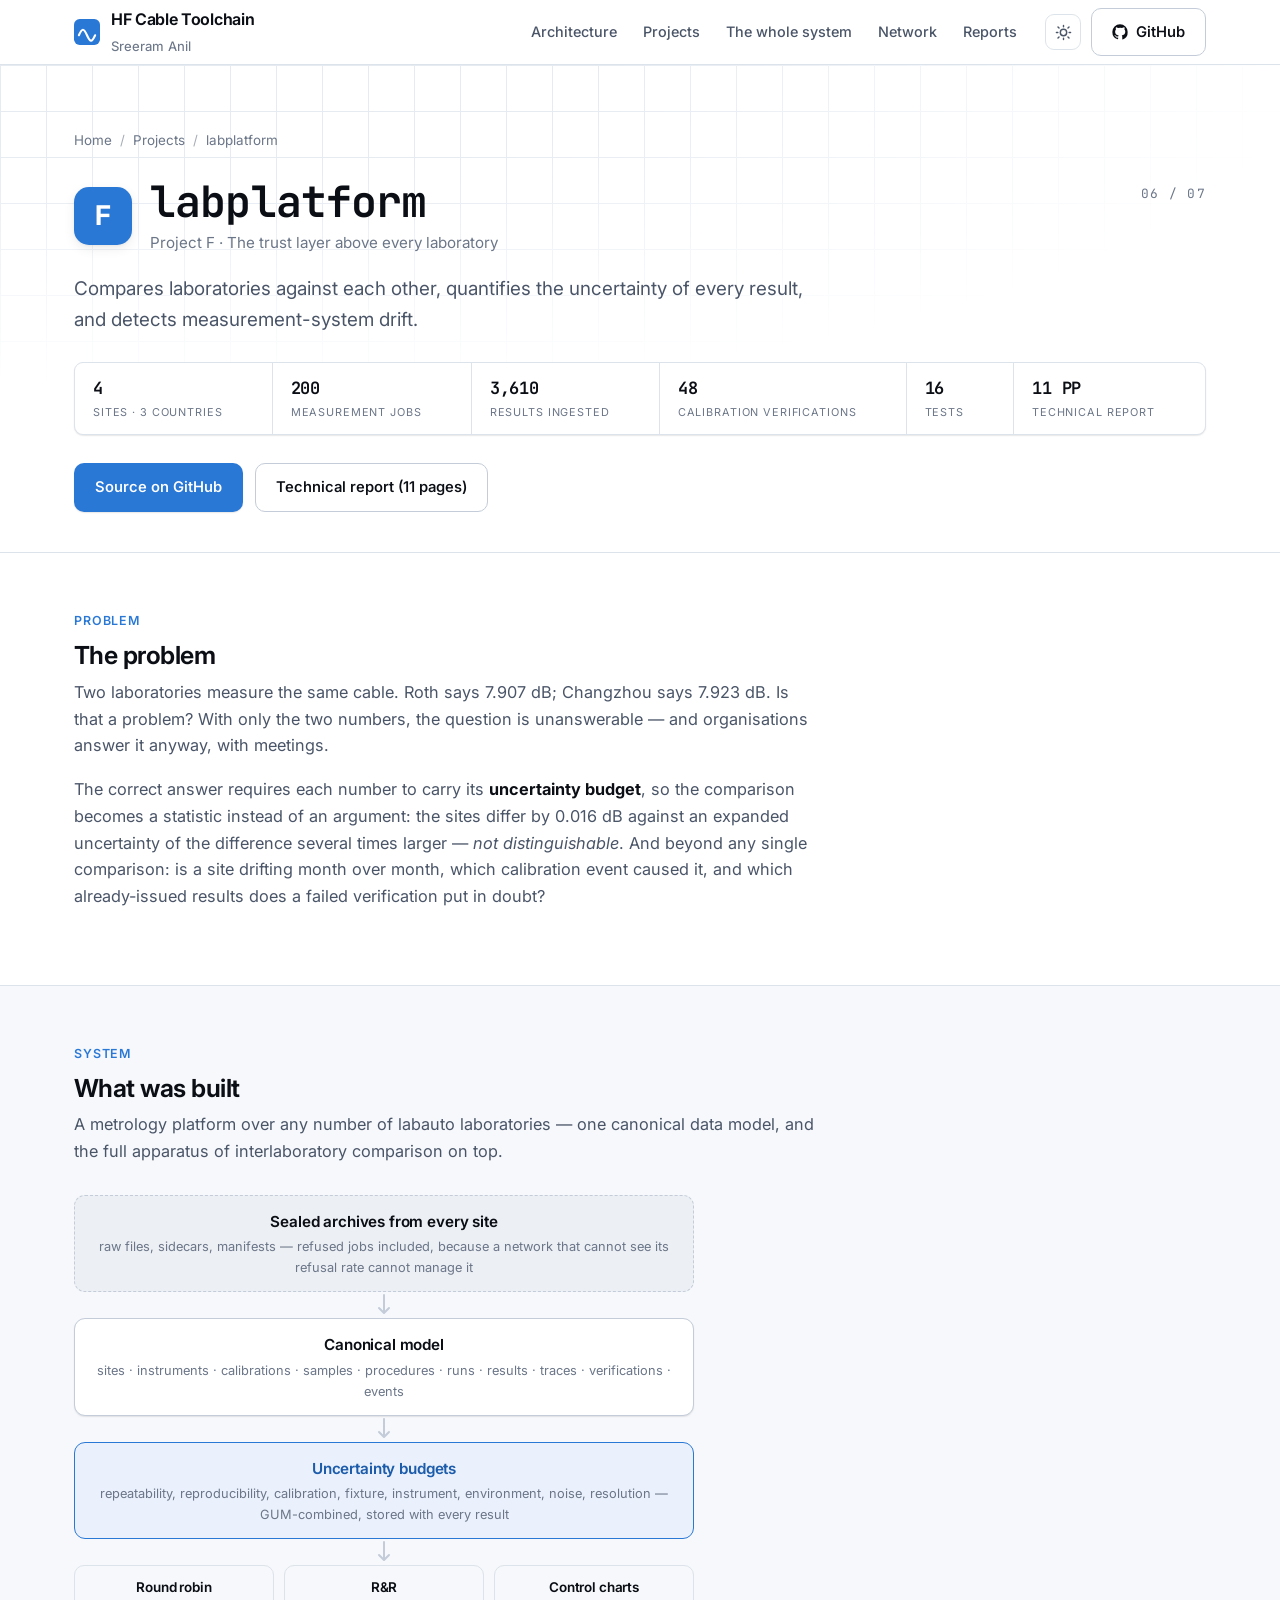
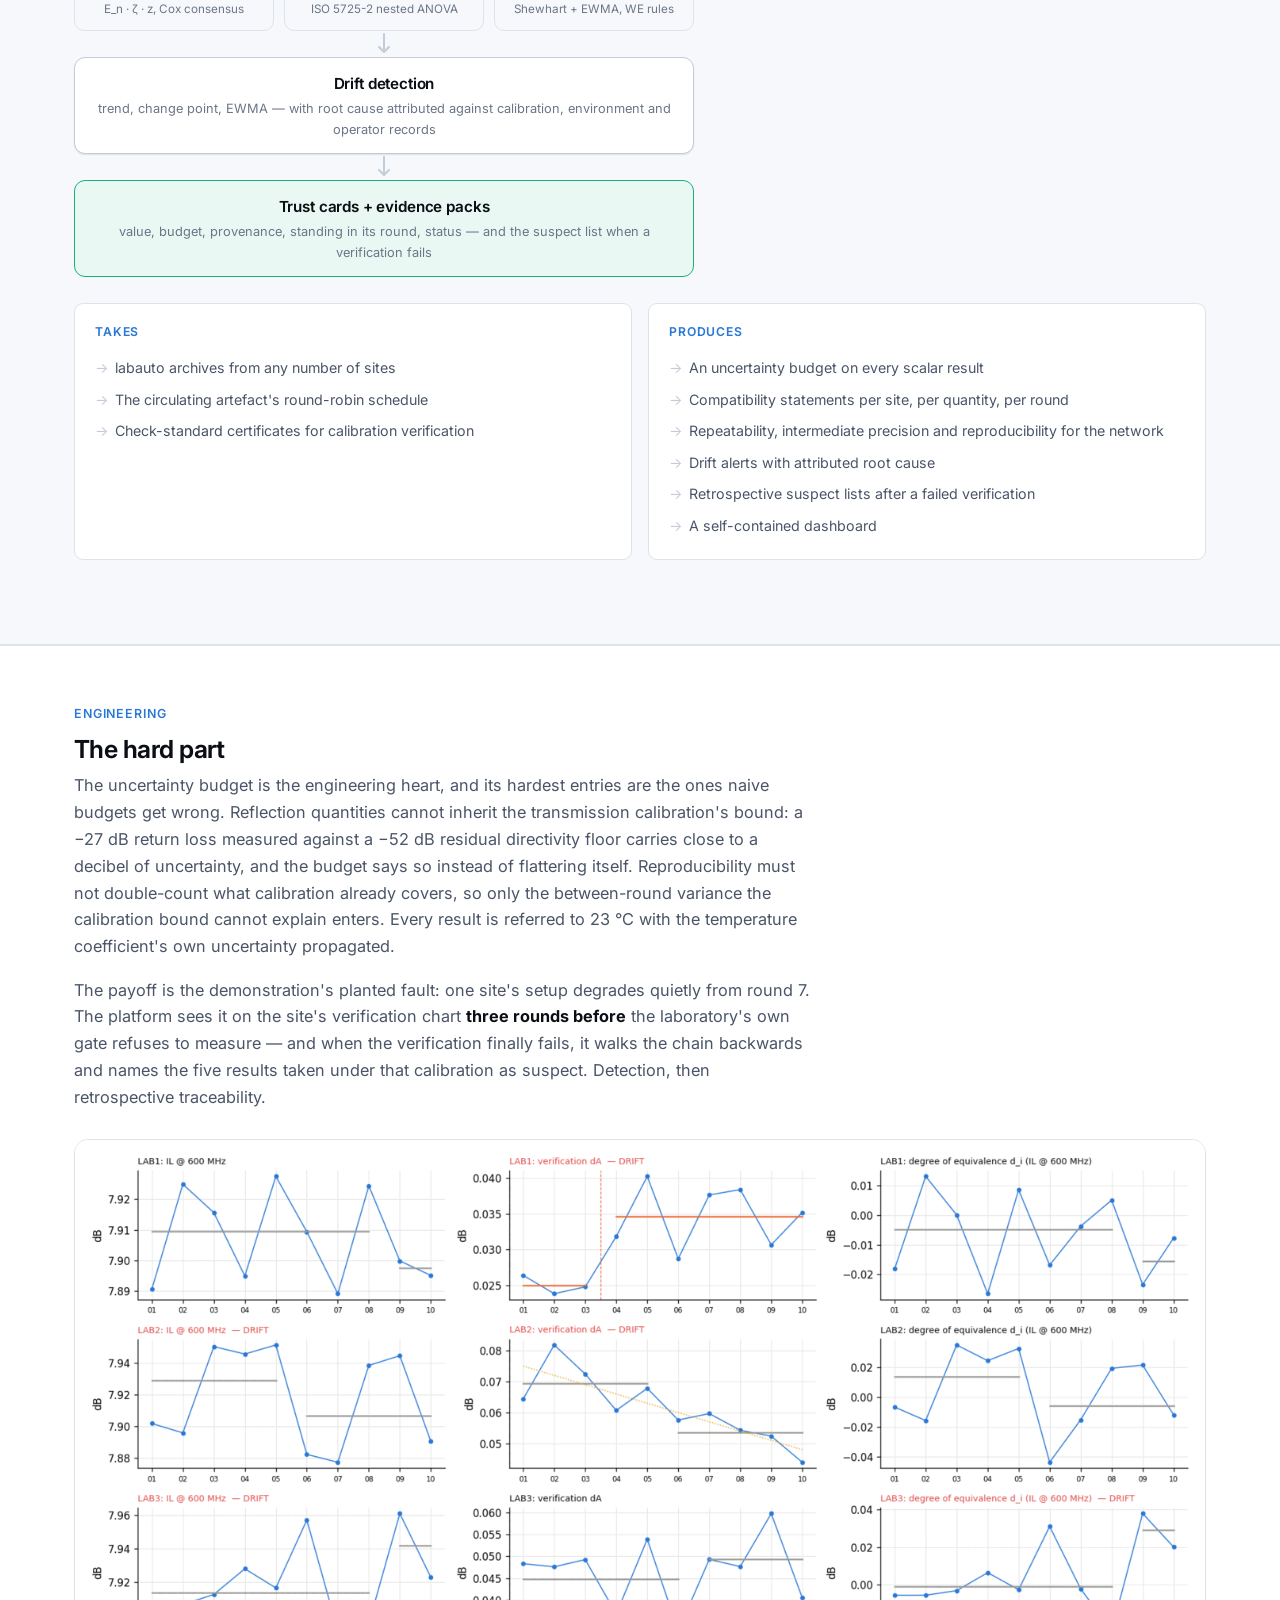
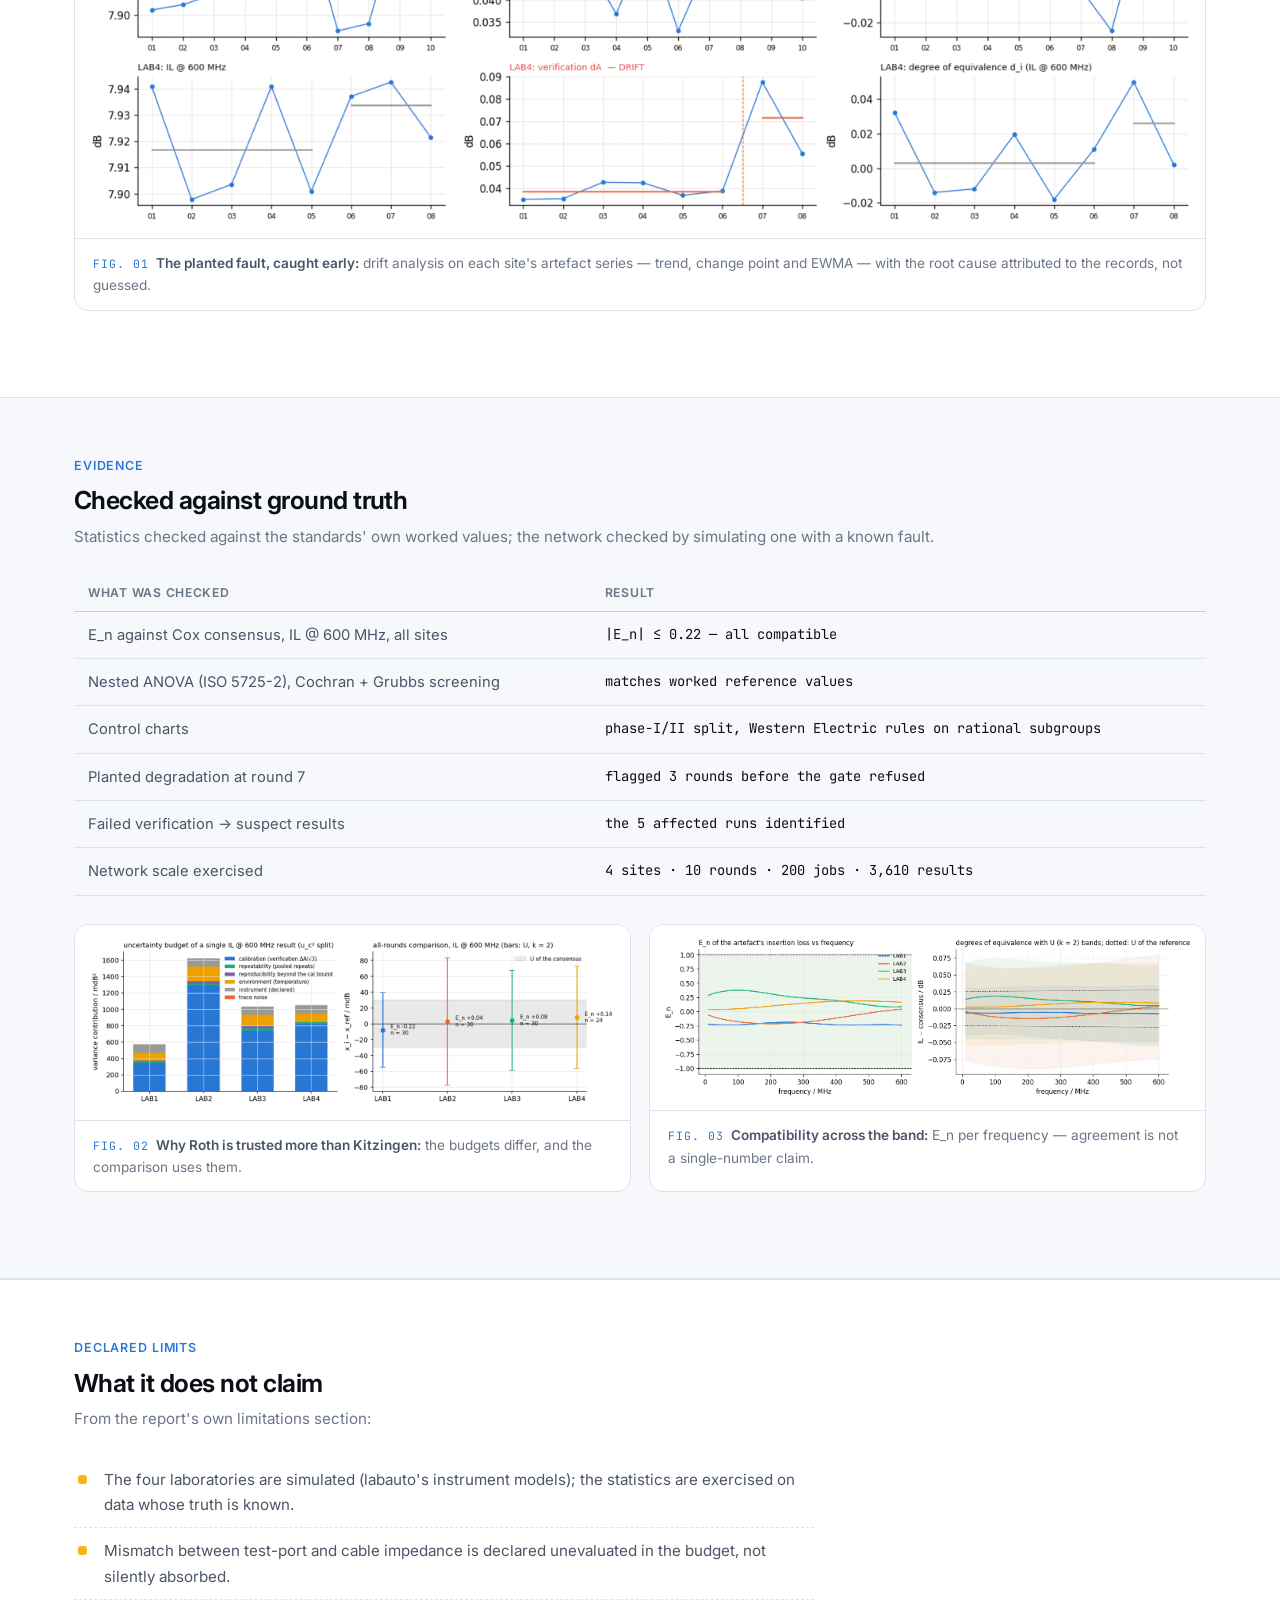
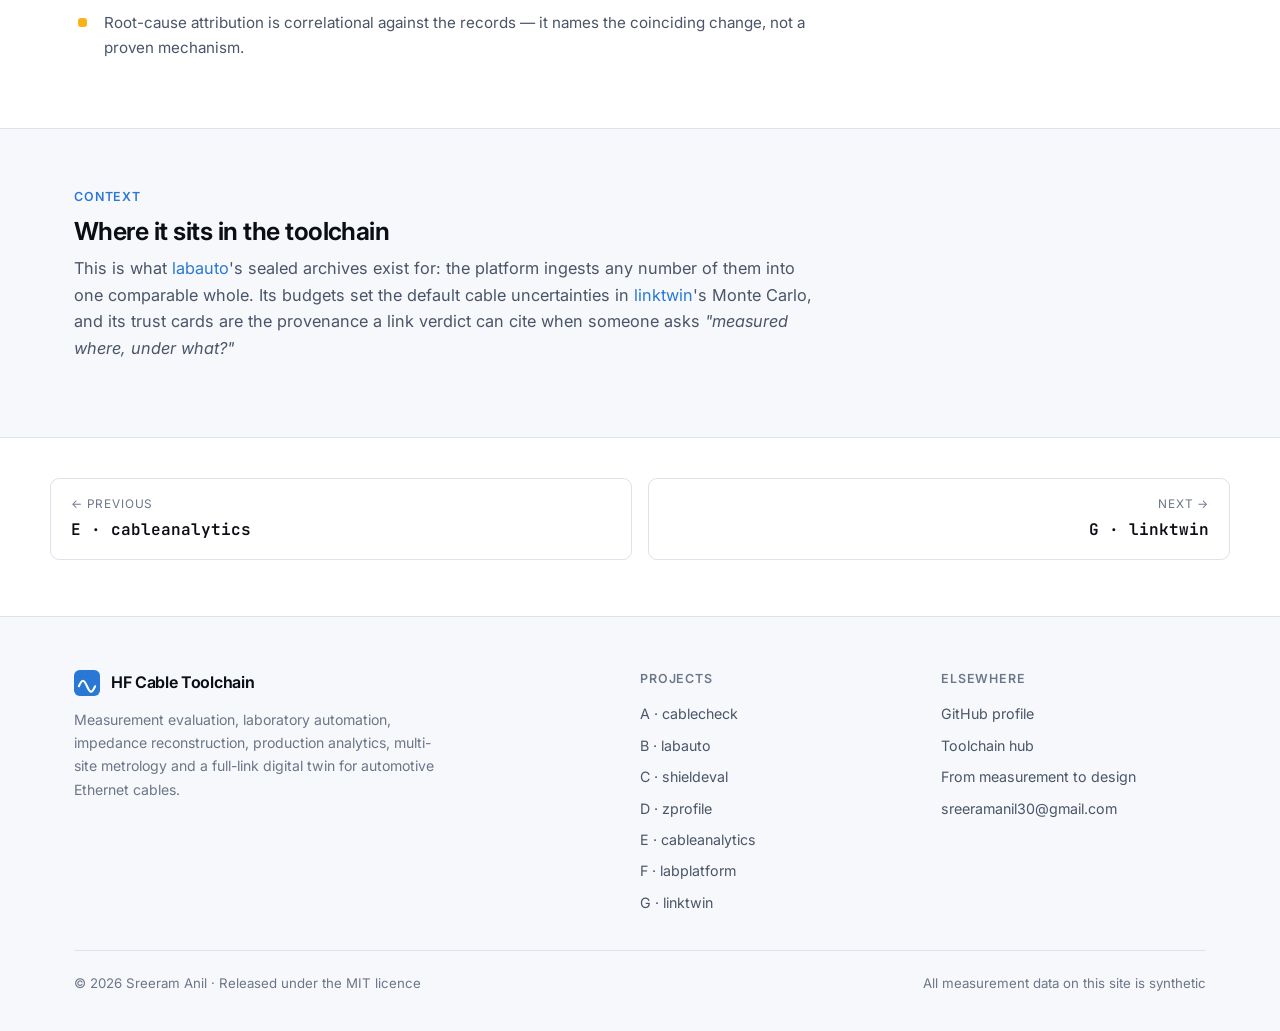
<file: projects/labplatform.html>
<!doctype html>
<html lang="en">
<head>
<meta charset="utf-8">
<meta name="viewport" content="width=device-width, initial-scale=1">
<title>labplatform — HF Cable Toolchain</title>
<meta name="description" content="Compares laboratories against each other, quantifies the uncertainty of every result, and detects measurement-system drift.">
<meta name="author" content="Sreeram Anil">
<link rel="icon" href="data:image/svg+xml,<svg xmlns='http://www.w3.org/2000/svg' viewBox='0 0 32 32'><rect width='32' height='32' rx='7' fill='%232a78d6'/><path d='M6 20c4-9 6-9 10 0s6 9 10 0' stroke='white' stroke-width='2.6' fill='none' stroke-linecap='round'/></svg>">
<link rel="preconnect" href="https://fonts.googleapis.com">
<link rel="preconnect" href="https://fonts.gstatic.com" crossorigin>
<link href="https://fonts.googleapis.com/css2?family=Inter:wght@400;500;600;700&family=JetBrains+Mono:wght@400;500;600&display=swap" rel="stylesheet">
<link rel="stylesheet" href="../assets/css/site.css">
</head>
<body>
<a class="skip" href="#main">Skip to content</a>
<nav class="nav">
  <div class="wrap nav-in">
    <a class="brand" href="../index.html">
      <svg class="brand-mark" viewBox="0 0 32 32" aria-hidden="true">
        <rect width="32" height="32" rx="7" fill="var(--accent)"/>
        <path d="M6 20c4-9 6-9 10 0s6 9 10 0" stroke="#fff" stroke-width="2.6" fill="none" stroke-linecap="round"/>
      </svg>
      <span>HF Cable Toolchain<br><span class="brand-sub">Sreeram Anil</span></span>
    </a>
    <div class="nav-links">
      <a href="../index.html#pipeline">Architecture</a>
      <a href="../index.html#projects">Projects</a>
      <a href="../system.html">The whole system</a>
      <a href="../index.html#network">Network</a>
      <a href="../index.html#reports">Reports</a>
    </div>
    <div class="nav-actions">
      <button class="icon-btn" id="theme" aria-label="Switch between light and dark theme">
        <svg viewBox="0 0 24 24" fill="none" stroke="currentColor" stroke-width="2" stroke-linecap="round"><circle cx="12" cy="12" r="4.5"/><path d="M12 2v2M12 20v2M4.2 4.2l1.5 1.5M18.3 18.3l1.5 1.5M2 12h2M20 12h2M4.2 19.8l1.5-1.5M18.3 5.7l1.5-1.5"/></svg>
      </button>
      <a class="btn btn-ghost" href="https://github.com/anilram30" rel="noopener">
        <svg viewBox="0 0 24 24" fill="currentColor" aria-hidden="true"><path d="M12 .5A11.5 11.5 0 0 0 .5 12a11.5 11.5 0 0 0 7.9 10.9c.6.1.8-.2.8-.6v-2c-3.2.7-3.9-1.5-3.9-1.5-.5-1.4-1.3-1.7-1.3-1.7-1.1-.7 0-.7 0-.7 1.2.1 1.8 1.2 1.8 1.2 1 1.8 2.8 1.3 3.5 1 .1-.8.4-1.3.7-1.6-2.6-.3-5.3-1.3-5.3-5.8 0-1.3.5-2.3 1.2-3.1-.1-.3-.5-1.5.1-3.2 0 0 1-.3 3.3 1.2a11.3 11.3 0 0 1 6 0C17.6 4.7 18.6 5 18.6 5c.6 1.7.2 2.9.1 3.2.8.8 1.2 1.8 1.2 3.1 0 4.5-2.7 5.5-5.3 5.8.4.4.8 1.1.8 2.2v3.3c0 .4.2.7.8.6A11.5 11.5 0 0 0 23.5 12 11.5 11.5 0 0 0 12 .5z"/></svg>
        <span class="gh-label">GitHub</span>
      </a>
    </div>
  </div>
</nav>
<main id="main">
<header class="phero">
  <div class="wrap">
    <div class="crumbs"><a href="../index.html">Home</a><span class="sep">/</span><a href="../index.html#projects">Projects</a><span class="sep">/</span><span>labplatform</span></div>
    <div class="phero-top">
      <div class="phero-letter">F</div>
      <div style="flex:1"><h1>labplatform</h1><div class="phero-role">Project F · The trust layer above every laboratory</div></div>
      <span class="pidx">06 / 07</span>
    </div>
    <p class="phero-tag">Compares laboratories against each other, quantifies the uncertainty of every result, and detects measurement-system drift.</p>
    <div class="chips"><span class="chip"><b>4</b>sites · 3 countries</span><span class="chip"><b>200</b>measurement jobs</span><span class="chip"><b>3,610</b>results ingested</span><span class="chip"><b>48</b>calibration verifications</span><span class="chip"><b>16</b>tests</span><span class="chip"><b>11 pp</b>technical report</span></div>
    <div class="hero-cta" style="margin-bottom:0">
      <a class="btn btn-primary" href="https://github.com/anilram30/labplatform" rel="noopener">Source on GitHub</a>
      <a class="btn btn-ghost" href="../reports/labplatform.pdf">Technical report (11 pages)</a>
    </div>
  </div>
</header>
<section class="psec"><div class="wrap"><div class="sec-kicker">Problem</div><h2>The problem</h2><div class="prose">
<p>Two laboratories measure the same cable. Roth says 7.907&nbsp;dB; Changzhou says 7.923&nbsp;dB. Is
that a problem? With only the two numbers, the question is unanswerable — and organisations answer it
anyway, with meetings.</p>
<p>The correct answer requires each number to carry its <strong>uncertainty budget</strong>, so the
comparison becomes a statistic instead of an argument: the sites differ by 0.016&nbsp;dB against an
expanded uncertainty of the difference several times larger — <em>not distinguishable</em>. And beyond
any single comparison: is a site drifting month over month, which calibration event caused it, and which
already-issued results does a failed verification put in doubt?</p>
</div></div></section><section class="psec tinted"><div class="wrap"><div class="sec-kicker">System</div><h2>What was built</h2><div class="prose"><p>A metrology platform over any number of labauto laboratories — one
canonical data model, and the full apparatus of interlaboratory comparison on top.</p></div><div class="flow"><div class="flow-io"><b>Sealed archives from every site</b><span>raw files, sidecars, manifests — refused jobs included, because a network that cannot see its refusal rate cannot manage it</span></div><div class="flow-arrow"><svg viewBox="0 0 14 22" fill="none" stroke="currentColor" stroke-width="2" stroke-linecap="round" stroke-linejoin="round"><path d="M7 1v17M2 14l5 5 5-5"/></svg></div><div class="flow-step"><b>Canonical model</b><span>sites · instruments · calibrations · samples · procedures · runs · results · traces · verifications · events</span></div><div class="flow-arrow"><svg viewBox="0 0 14 22" fill="none" stroke="currentColor" stroke-width="2" stroke-linecap="round" stroke-linejoin="round"><path d="M7 1v17M2 14l5 5 5-5"/></svg></div><div class="flow-hi"><b>Uncertainty budgets</b><span>repeatability, reproducibility, calibration, fixture, instrument, environment, noise, resolution — GUM-combined, stored with every result</span></div><div class="flow-arrow"><svg viewBox="0 0 14 22" fill="none" stroke="currentColor" stroke-width="2" stroke-linecap="round" stroke-linejoin="round"><path d="M7 1v17M2 14l5 5 5-5"/></svg></div><div class="flow-split"><div><b>Round robin</b><span>E_n · ζ · z, Cox consensus</span></div><div><b>R&amp;R</b><span>ISO 5725-2 nested ANOVA</span></div><div><b>Control charts</b><span>Shewhart + EWMA, WE rules</span></div></div><div class="flow-arrow"><svg viewBox="0 0 14 22" fill="none" stroke="currentColor" stroke-width="2" stroke-linecap="round" stroke-linejoin="round"><path d="M7 1v17M2 14l5 5 5-5"/></svg></div><div class="flow-step"><b>Drift detection</b><span>trend, change point, EWMA — with root cause attributed against calibration, environment and operator records</span></div><div class="flow-arrow"><svg viewBox="0 0 14 22" fill="none" stroke="currentColor" stroke-width="2" stroke-linecap="round" stroke-linejoin="round"><path d="M7 1v17M2 14l5 5 5-5"/></svg></div><div class="flow-out"><b>Trust cards + evidence packs</b><span>value, budget, provenance, standing in its round, status — and the suspect list when a verification fails</span></div></div><div class="spec"><div class="spec-col"><h5>Takes</h5><ul><li>labauto archives from any number of sites</li><li>The circulating artefact's round-robin schedule</li><li>Check-standard certificates for calibration verification</li></ul></div><div class="spec-col"><h5>Produces</h5><ul><li>An uncertainty budget on every scalar result</li><li>Compatibility statements per site, per quantity, per round</li><li>Repeatability, intermediate precision and reproducibility for the network</li><li>Drift alerts with attributed root cause</li><li>Retrospective suspect lists after a failed verification</li><li>A self-contained dashboard</li></ul></div></div></div></section><section class="psec"><div class="wrap"><div class="sec-kicker">Engineering</div><h2>The hard part</h2><div class="prose">
<p>The uncertainty budget is the engineering heart, and its hardest entries are the ones naive budgets
get wrong. Reflection quantities cannot inherit the transmission calibration's bound: a −27&nbsp;dB
return loss measured against a −52&nbsp;dB residual directivity floor carries close to a decibel of
uncertainty, and the budget says so instead of flattering itself. Reproducibility must not double-count
what calibration already covers, so only the between-round variance the calibration bound cannot explain
enters. Every result is referred to 23&nbsp;°C with the temperature coefficient's own uncertainty
propagated.</p>
<p>The payoff is the demonstration's planted fault: one site's setup degrades quietly from round&nbsp;7.
The platform sees it on the site's verification chart <strong>three rounds before</strong> the
laboratory's own gate refuses to measure — and when the verification finally fails, it walks the chain
backwards and names the five results taken under that calibration as suspect. Detection, then
retrospective traceability.</p>
</div><figure class="fig"><div class="img"><img src="../assets/img/p/f-drift.png" loading="lazy" alt="Per-site longitudinal series with fitted trend, change point and EWMA signals."></div><figcaption><span style="font-family:var(--mono);font-size:.72rem;letter-spacing:.08em;color:var(--accent)">FIG. 01</span> &nbsp;<b>The planted fault, caught early:</b> drift analysis on each site's artefact series — trend, change point and EWMA — with the root cause attributed to the records, not guessed.</figcaption></figure></div></section><section class="psec tinted"><div class="wrap"><div class="sec-kicker">Evidence</div><h2>Checked against ground truth</h2><p class="lede-line">Statistics checked against the standards' own worked values; the network checked by simulating one with a known fault.</p><table class="results-tbl"><thead><tr><th>What was checked</th><th>Result</th></tr></thead><tbody><tr><td>E_n against Cox consensus, IL @ 600 MHz, all sites</td><td>|E_n| ≤ 0.22 — all compatible</td></tr><tr><td>Nested ANOVA (ISO 5725-2), Cochran + Grubbs screening</td><td>matches worked reference values</td></tr><tr><td>Control charts</td><td>phase-I/II split, Western Electric rules on rational subgroups</td></tr><tr><td>Planted degradation at round 7</td><td>flagged 3 rounds before the gate refused</td></tr><tr><td>Failed verification → suspect results</td><td>the 5 affected runs identified</td></tr><tr><td>Network scale exercised</td><td>4 sites · 10 rounds · 200 jobs · 3,610 results</td></tr></tbody></table><div class="figrow"><figure class="fig"><div class="img"><img src="../assets/img/p/f-budget.png" loading="lazy" alt="Uncertainty budget split per site and site values against the consensus with expanded uncertainty."></div><figcaption><span style="font-family:var(--mono);font-size:.72rem;letter-spacing:.08em;color:var(--accent)">FIG. 02</span> &nbsp;<b>Why Roth is trusted more than Kitzingen:</b> the budgets differ, and the comparison uses them.</figcaption></figure><figure class="fig"><div class="img"><img src="../assets/img/p/f-en.png" loading="lazy" alt="E_n scores against frequency for each site."></div><figcaption><span style="font-family:var(--mono);font-size:.72rem;letter-spacing:.08em;color:var(--accent)">FIG. 03</span> &nbsp;<b>Compatibility across the band:</b> E_n per frequency — agreement is not a single-number claim.</figcaption></figure></div></div></section><section class="psec"><div class="wrap"><div class="sec-kicker">Declared limits</div><h2>What it does not claim</h2><p class="lede-line">From the report's own limitations section:</p><ul class="limits">
<li>The four laboratories are simulated (labauto's instrument models); the statistics are exercised on data whose truth is known.</li>
<li>Mismatch between test-port and cable impedance is declared unevaluated in the budget, not silently absorbed.</li>
<li>Root-cause attribution is correlational against the records — it names the coinciding change, not a proven mechanism.</li>
</ul></div></section><section class="psec tinted"><div class="wrap"><div class="sec-kicker">Context</div><h2>Where it sits in the toolchain</h2><div class="prose">
<p>This is what <a href="labauto.html">labauto</a>'s sealed archives exist for: the platform ingests any
number of them into one comparable whole. Its budgets set the default cable uncertainties in
<a href="linktwin.html">linktwin</a>'s Monte Carlo, and its trust cards are the provenance a link
verdict can cite when someone asks <em>"measured where, under what?"</em></p>
</div></div></section>
<div class="wrap pn">
  <a href="cableanalytics.html"><span class="dir">← Previous</span><span class="name">E · cableanalytics</span></a>
  <a href="linktwin.html" class="next"><span class="dir">Next →</span><span class="name">G · linktwin</span></a>
</div>
</main>
<footer>
  <div class="wrap">
    <div class="foot-grid">
      <div>
        <a class="brand" href="../index.html" style="margin-bottom:12px">
          <svg class="brand-mark" viewBox="0 0 32 32" aria-hidden="true">
            <rect width="32" height="32" rx="7" fill="var(--accent)"/>
            <path d="M6 20c4-9 6-9 10 0s6 9 10 0" stroke="#fff" stroke-width="2.6" fill="none" stroke-linecap="round"/>
          </svg>
          <span>HF Cable Toolchain</span>
        </a>
        <p style="color:var(--text-3);font-size:.88rem;max-width:42ch">
          Measurement evaluation, laboratory automation, impedance reconstruction, production analytics,
          multi-site metrology and a full-link digital twin for automotive Ethernet cables.
        </p>
      </div>
      <div>
        <h5>Projects</h5>
        <div class="foot-links"><a href="../projects/cablecheck.html">A &middot; cablecheck</a>
<a href="../projects/labauto.html">B &middot; labauto</a>
<a href="../projects/shieldeval.html">C &middot; shieldeval</a>
<a href="../projects/zprofile.html">D &middot; zprofile</a>
<a href="../projects/cableanalytics.html">E &middot; cableanalytics</a>
<a href="../projects/labplatform.html">F &middot; labplatform</a>
<a href="../projects/linktwin.html">G &middot; linktwin</a></div>
      </div>
      <div>
        <h5>Elsewhere</h5>
        <div class="foot-links">
          <a href="https://github.com/anilram30" rel="noopener">GitHub profile</a>
          <a href="https://github.com/anilram30/hf-cable-toolchain" rel="noopener">Toolchain hub</a>
          <a href="../system.html">From measurement to design</a>
          <a href="mailto:sreeramanil30@gmail.com">sreeramanil30@gmail.com</a>
        </div>
      </div>
    </div>
    <div class="foot-bottom">
      <span>© 2026 Sreeram Anil · Released under the MIT licence</span>
      <span>All measurement data on this site is synthetic</span>
    </div>
  </div>
</footer>
<script src="../assets/js/site.js"></script>
</body>
</html>
</file>
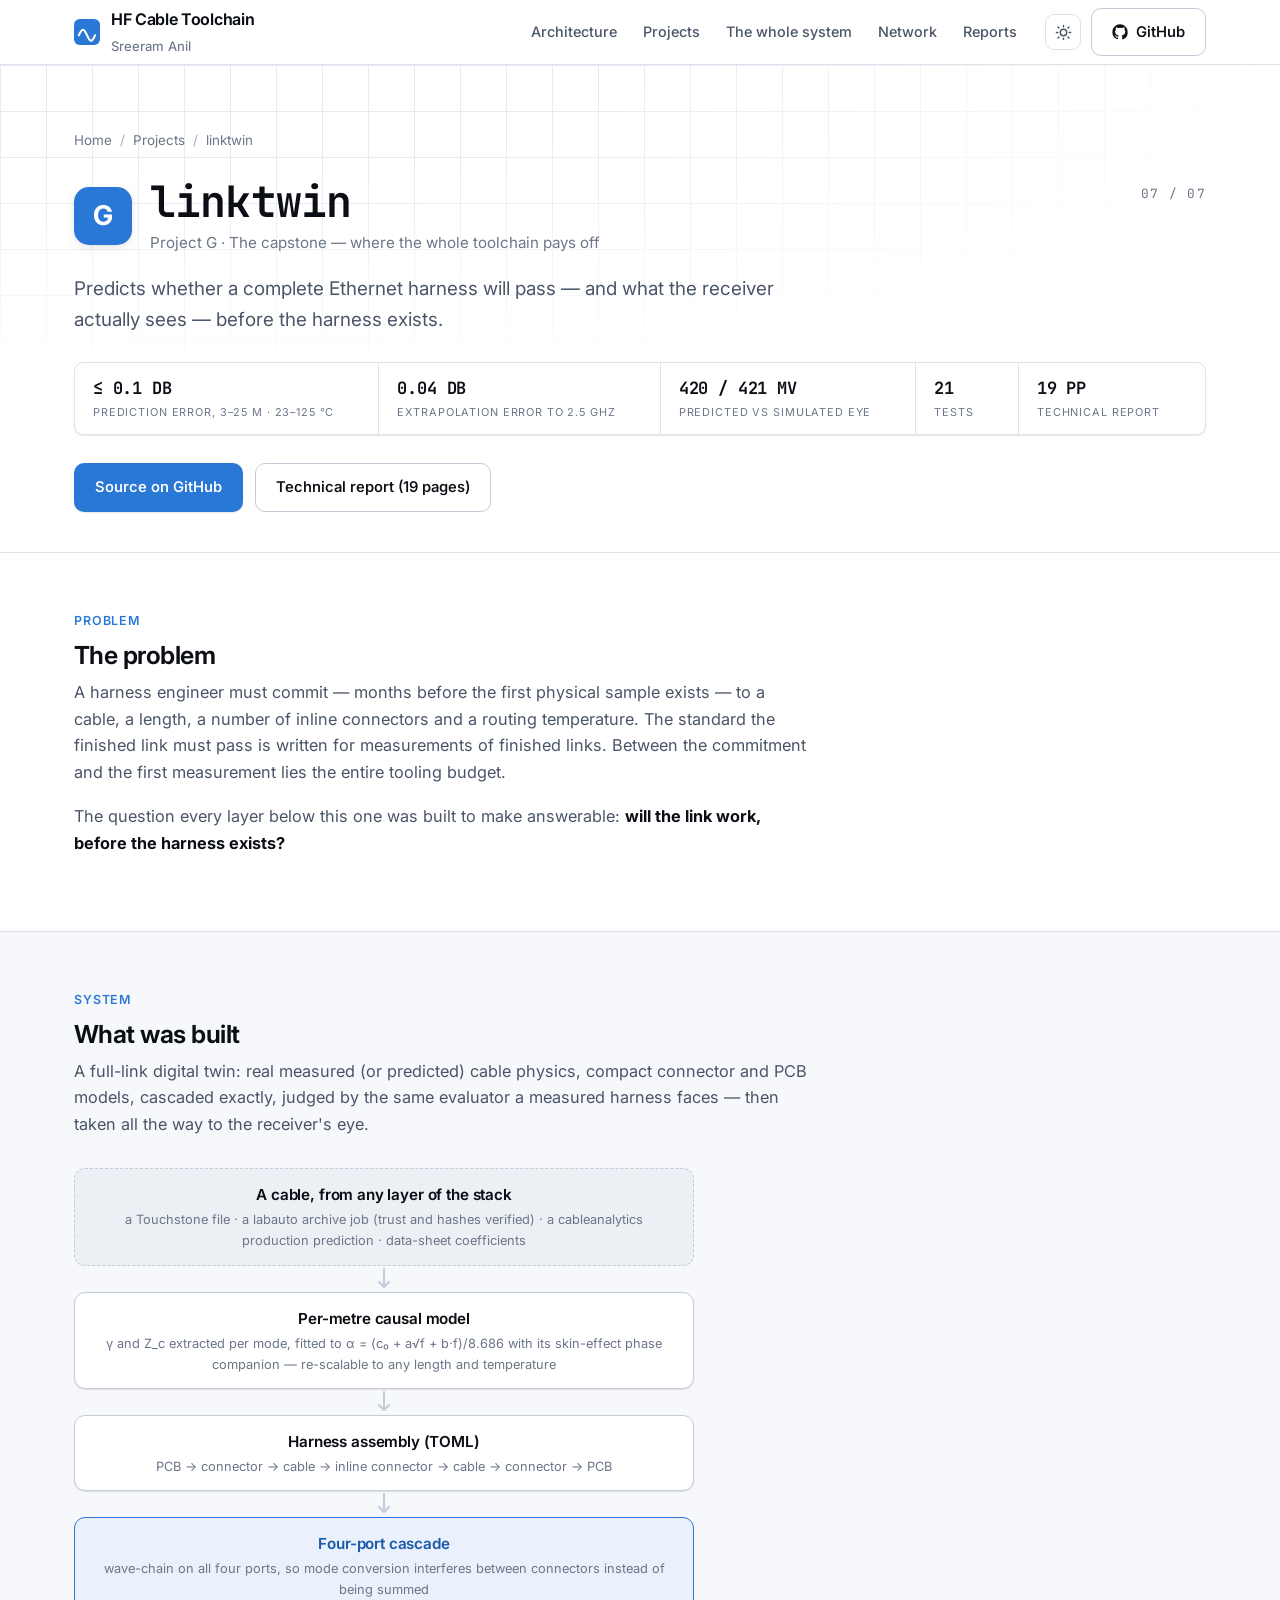
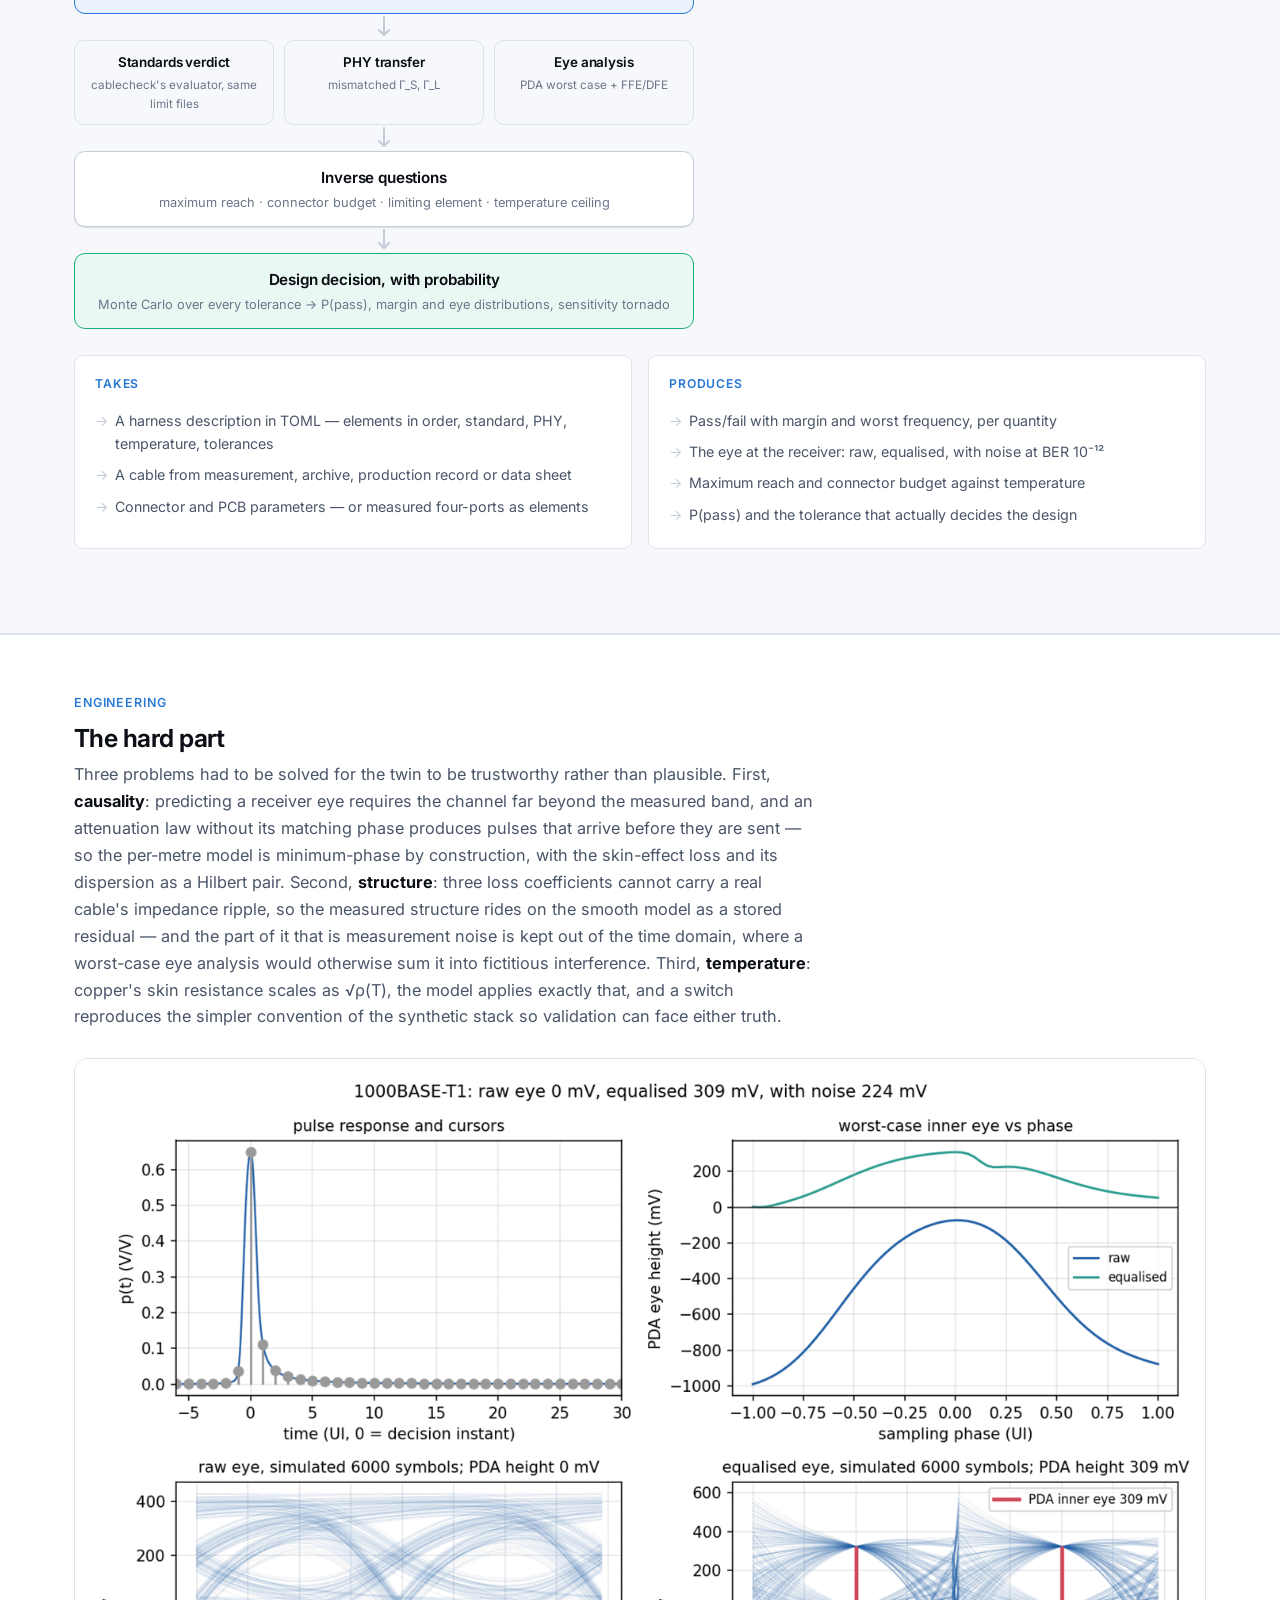
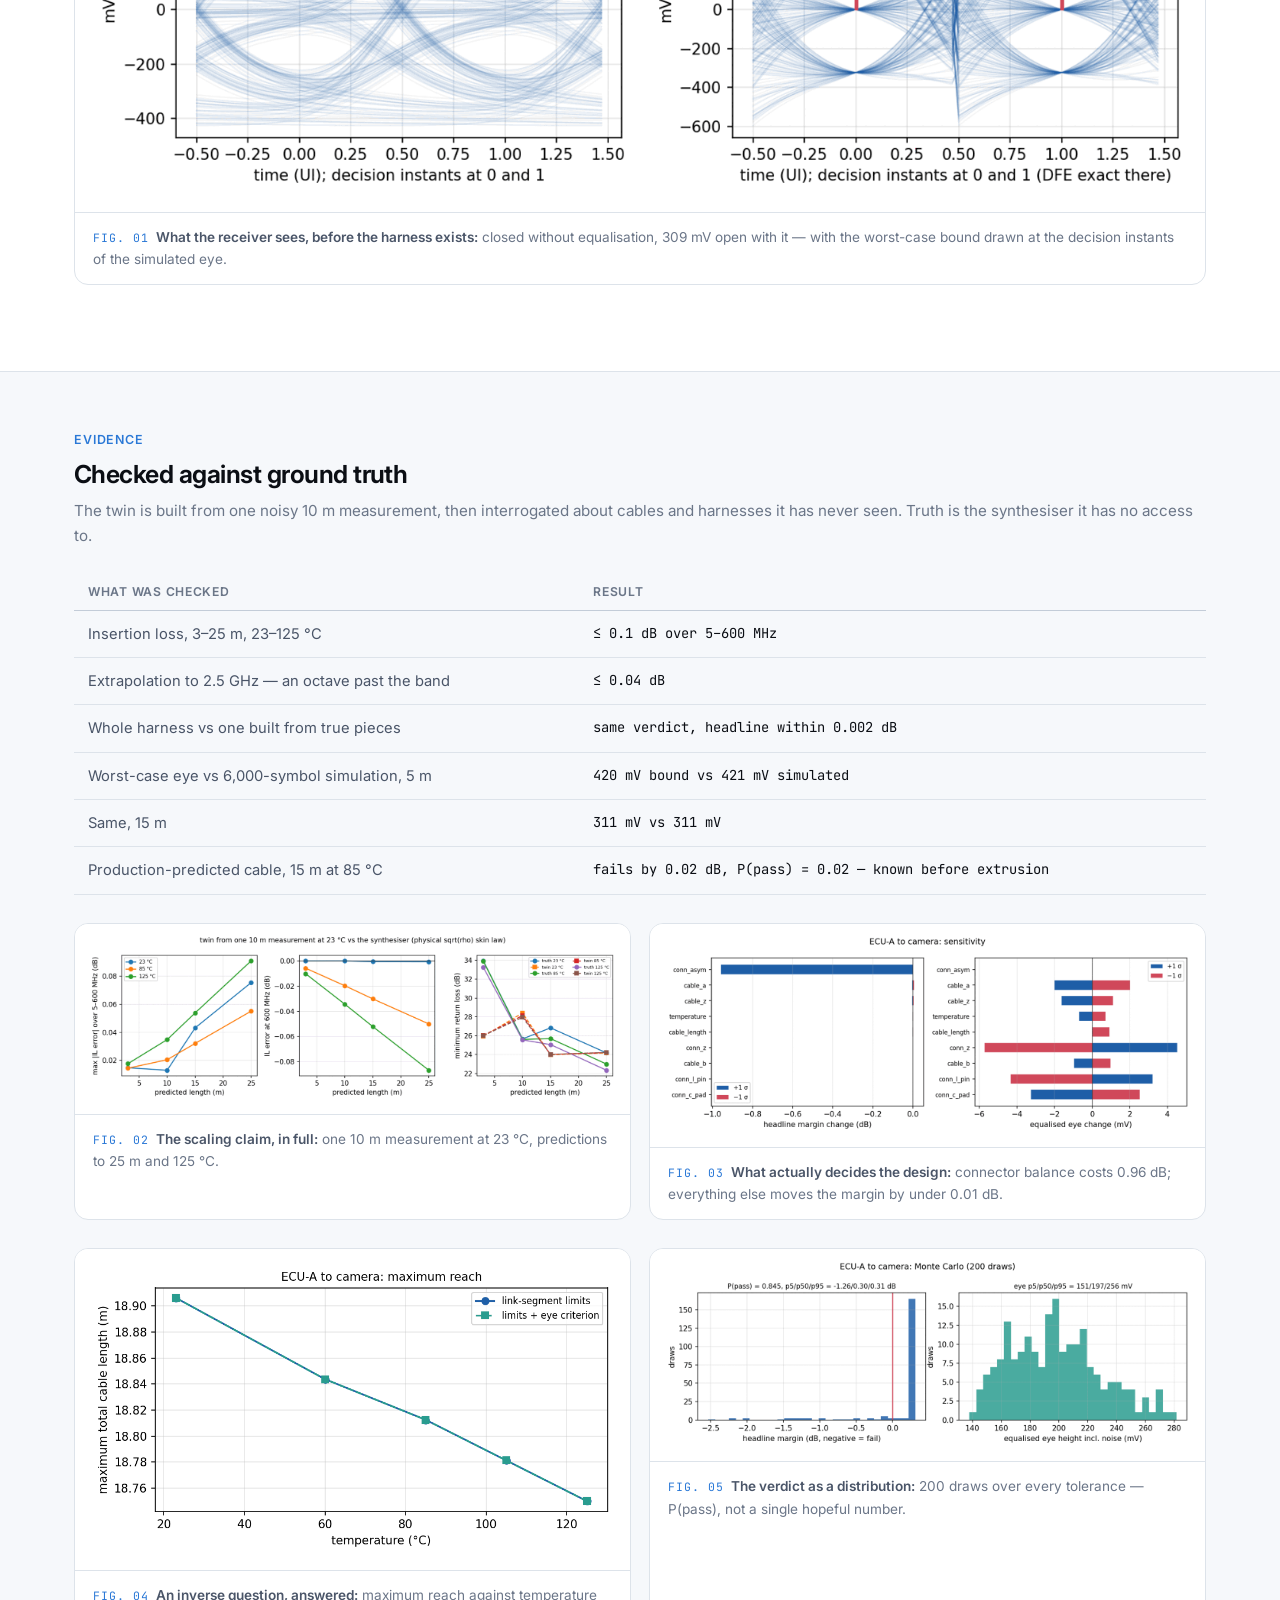
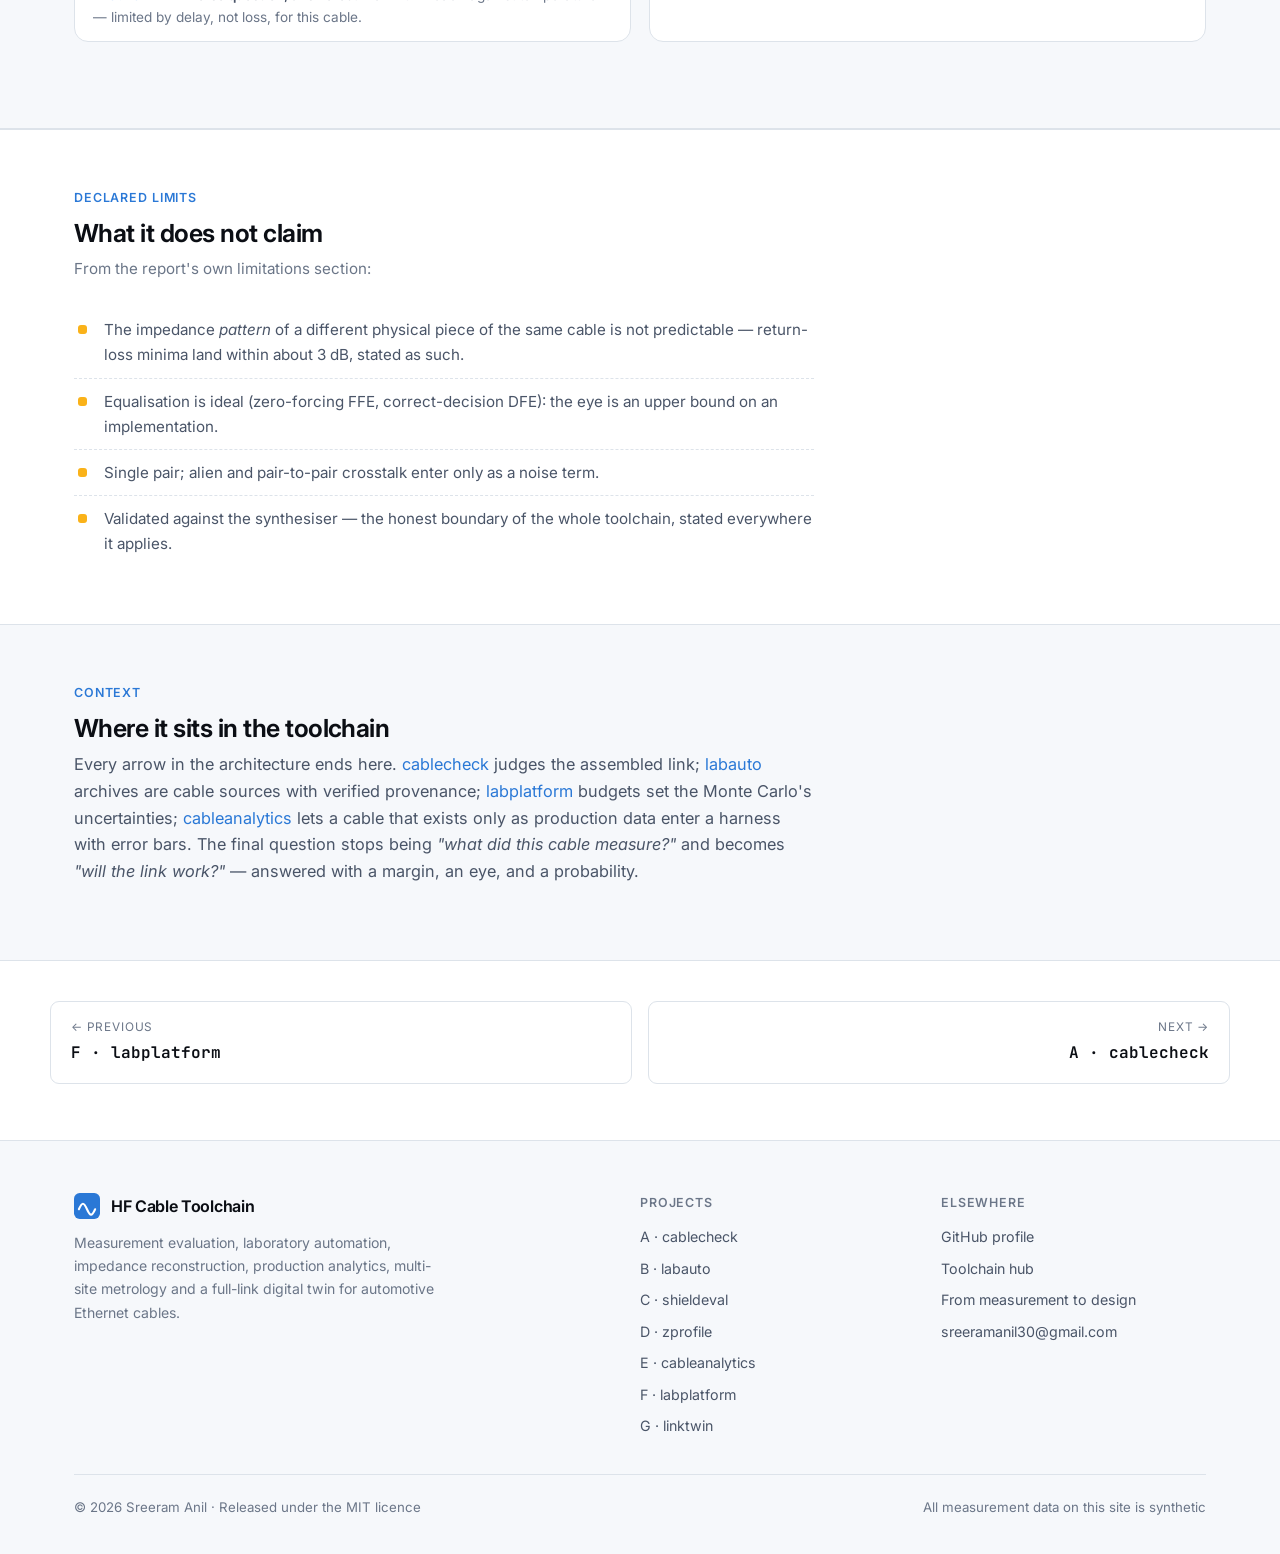
<file: projects/linktwin.html>
<!doctype html>
<html lang="en">
<head>
<meta charset="utf-8">
<meta name="viewport" content="width=device-width, initial-scale=1">
<title>linktwin — HF Cable Toolchain</title>
<meta name="description" content="Predicts whether a complete Ethernet harness will pass — and what the receiver actually sees — before the harness exists.">
<meta name="author" content="Sreeram Anil">
<link rel="icon" href="data:image/svg+xml,<svg xmlns='http://www.w3.org/2000/svg' viewBox='0 0 32 32'><rect width='32' height='32' rx='7' fill='%232a78d6'/><path d='M6 20c4-9 6-9 10 0s6 9 10 0' stroke='white' stroke-width='2.6' fill='none' stroke-linecap='round'/></svg>">
<link rel="preconnect" href="https://fonts.googleapis.com">
<link rel="preconnect" href="https://fonts.gstatic.com" crossorigin>
<link href="https://fonts.googleapis.com/css2?family=Inter:wght@400;500;600;700&family=JetBrains+Mono:wght@400;500;600&display=swap" rel="stylesheet">
<link rel="stylesheet" href="../assets/css/site.css">
</head>
<body>
<a class="skip" href="#main">Skip to content</a>
<nav class="nav">
  <div class="wrap nav-in">
    <a class="brand" href="../index.html">
      <svg class="brand-mark" viewBox="0 0 32 32" aria-hidden="true">
        <rect width="32" height="32" rx="7" fill="var(--accent)"/>
        <path d="M6 20c4-9 6-9 10 0s6 9 10 0" stroke="#fff" stroke-width="2.6" fill="none" stroke-linecap="round"/>
      </svg>
      <span>HF Cable Toolchain<br><span class="brand-sub">Sreeram Anil</span></span>
    </a>
    <div class="nav-links">
      <a href="../index.html#pipeline">Architecture</a>
      <a href="../index.html#projects">Projects</a>
      <a href="../system.html">The whole system</a>
      <a href="../index.html#network">Network</a>
      <a href="../index.html#reports">Reports</a>
    </div>
    <div class="nav-actions">
      <button class="icon-btn" id="theme" aria-label="Switch between light and dark theme">
        <svg viewBox="0 0 24 24" fill="none" stroke="currentColor" stroke-width="2" stroke-linecap="round"><circle cx="12" cy="12" r="4.5"/><path d="M12 2v2M12 20v2M4.2 4.2l1.5 1.5M18.3 18.3l1.5 1.5M2 12h2M20 12h2M4.2 19.8l1.5-1.5M18.3 5.7l1.5-1.5"/></svg>
      </button>
      <a class="btn btn-ghost" href="https://github.com/anilram30" rel="noopener">
        <svg viewBox="0 0 24 24" fill="currentColor" aria-hidden="true"><path d="M12 .5A11.5 11.5 0 0 0 .5 12a11.5 11.5 0 0 0 7.9 10.9c.6.1.8-.2.8-.6v-2c-3.2.7-3.9-1.5-3.9-1.5-.5-1.4-1.3-1.7-1.3-1.7-1.1-.7 0-.7 0-.7 1.2.1 1.8 1.2 1.8 1.2 1 1.8 2.8 1.3 3.5 1 .1-.8.4-1.3.7-1.6-2.6-.3-5.3-1.3-5.3-5.8 0-1.3.5-2.3 1.2-3.1-.1-.3-.5-1.5.1-3.2 0 0 1-.3 3.3 1.2a11.3 11.3 0 0 1 6 0C17.6 4.7 18.6 5 18.6 5c.6 1.7.2 2.9.1 3.2.8.8 1.2 1.8 1.2 3.1 0 4.5-2.7 5.5-5.3 5.8.4.4.8 1.1.8 2.2v3.3c0 .4.2.7.8.6A11.5 11.5 0 0 0 23.5 12 11.5 11.5 0 0 0 12 .5z"/></svg>
        <span class="gh-label">GitHub</span>
      </a>
    </div>
  </div>
</nav>
<main id="main">
<header class="phero">
  <div class="wrap">
    <div class="crumbs"><a href="../index.html">Home</a><span class="sep">/</span><a href="../index.html#projects">Projects</a><span class="sep">/</span><span>linktwin</span></div>
    <div class="phero-top">
      <div class="phero-letter">G</div>
      <div style="flex:1"><h1>linktwin</h1><div class="phero-role">Project G · The capstone — where the whole toolchain pays off</div></div>
      <span class="pidx">07 / 07</span>
    </div>
    <p class="phero-tag">Predicts whether a complete Ethernet harness will pass — and what the receiver actually sees — before the harness exists.</p>
    <div class="chips"><span class="chip"><b>≤ 0.1 dB</b>prediction error, 3–25 m · 23–125 °C</span><span class="chip"><b>0.04 dB</b>extrapolation error to 2.5 GHz</span><span class="chip"><b>420 / 421 mV</b>predicted vs simulated eye</span><span class="chip"><b>21</b>tests</span><span class="chip"><b>19 pp</b>technical report</span></div>
    <div class="hero-cta" style="margin-bottom:0">
      <a class="btn btn-primary" href="https://github.com/anilram30/linktwin" rel="noopener">Source on GitHub</a>
      <a class="btn btn-ghost" href="../reports/linktwin.pdf">Technical report (19 pages)</a>
    </div>
  </div>
</header>
<section class="psec"><div class="wrap"><div class="sec-kicker">Problem</div><h2>The problem</h2><div class="prose">
<p>A harness engineer must commit — months before the first physical sample exists — to a cable, a
length, a number of inline connectors and a routing temperature. The standard the finished link must
pass is written for measurements of finished links. Between the commitment and the first measurement
lies the entire tooling budget.</p>
<p>The question every layer below this one was built to make answerable: <strong>will the link work,
before the harness exists?</strong></p>
</div></div></section><section class="psec tinted"><div class="wrap"><div class="sec-kicker">System</div><h2>What was built</h2><div class="prose"><p>A full-link digital twin: real measured (or predicted) cable physics,
compact connector and PCB models, cascaded exactly, judged by the same evaluator a measured harness
faces — then taken all the way to the receiver's eye.</p></div><div class="flow"><div class="flow-io"><b>A cable, from any layer of the stack</b><span>a Touchstone file · a labauto archive job (trust and hashes verified) · a cableanalytics production prediction · data-sheet coefficients</span></div><div class="flow-arrow"><svg viewBox="0 0 14 22" fill="none" stroke="currentColor" stroke-width="2" stroke-linecap="round" stroke-linejoin="round"><path d="M7 1v17M2 14l5 5 5-5"/></svg></div><div class="flow-step"><b>Per-metre causal model</b><span>γ and Z_c extracted per mode, fitted to α = (c₀ + a√f + b·f)/8.686 with its skin-effect phase companion — re-scalable to any length and temperature</span></div><div class="flow-arrow"><svg viewBox="0 0 14 22" fill="none" stroke="currentColor" stroke-width="2" stroke-linecap="round" stroke-linejoin="round"><path d="M7 1v17M2 14l5 5 5-5"/></svg></div><div class="flow-step"><b>Harness assembly (TOML)</b><span>PCB → connector → cable → inline connector → cable → connector → PCB</span></div><div class="flow-arrow"><svg viewBox="0 0 14 22" fill="none" stroke="currentColor" stroke-width="2" stroke-linecap="round" stroke-linejoin="round"><path d="M7 1v17M2 14l5 5 5-5"/></svg></div><div class="flow-hi"><b>Four-port cascade</b><span>wave-chain on all four ports, so mode conversion interferes between connectors instead of being summed</span></div><div class="flow-arrow"><svg viewBox="0 0 14 22" fill="none" stroke="currentColor" stroke-width="2" stroke-linecap="round" stroke-linejoin="round"><path d="M7 1v17M2 14l5 5 5-5"/></svg></div><div class="flow-split"><div><b>Standards verdict</b><span>cablecheck's evaluator, same limit files</span></div><div><b>PHY transfer</b><span>mismatched Γ_S, Γ_L</span></div><div><b>Eye analysis</b><span>PDA worst case + FFE/DFE</span></div></div><div class="flow-arrow"><svg viewBox="0 0 14 22" fill="none" stroke="currentColor" stroke-width="2" stroke-linecap="round" stroke-linejoin="round"><path d="M7 1v17M2 14l5 5 5-5"/></svg></div><div class="flow-step"><b>Inverse questions</b><span>maximum reach · connector budget · limiting element · temperature ceiling</span></div><div class="flow-arrow"><svg viewBox="0 0 14 22" fill="none" stroke="currentColor" stroke-width="2" stroke-linecap="round" stroke-linejoin="round"><path d="M7 1v17M2 14l5 5 5-5"/></svg></div><div class="flow-out"><b>Design decision, with probability</b><span>Monte Carlo over every tolerance → P(pass), margin and eye distributions, sensitivity tornado</span></div></div><div class="spec"><div class="spec-col"><h5>Takes</h5><ul><li>A harness description in TOML — elements in order, standard, PHY, temperature, tolerances</li><li>A cable from measurement, archive, production record or data sheet</li><li>Connector and PCB parameters — or measured four-ports as elements</li></ul></div><div class="spec-col"><h5>Produces</h5><ul><li>Pass/fail with margin and worst frequency, per quantity</li><li>The eye at the receiver: raw, equalised, with noise at BER 10⁻¹²</li><li>Maximum reach and connector budget against temperature</li><li>P(pass) and the tolerance that actually decides the design</li></ul></div></div></div></section><section class="psec"><div class="wrap"><div class="sec-kicker">Engineering</div><h2>The hard part</h2><div class="prose">
<p>Three problems had to be solved for the twin to be trustworthy rather than plausible. First,
<strong>causality</strong>: predicting a receiver eye requires the channel far beyond the measured band,
and an attenuation law without its matching phase produces pulses that arrive before they are sent — so
the per-metre model is minimum-phase by construction, with the skin-effect loss and its dispersion as a
Hilbert pair. Second, <strong>structure</strong>: three loss coefficients cannot carry a real cable's
impedance ripple, so the measured structure rides on the smooth model as a stored residual — and the
part of it that is measurement noise is kept out of the time domain, where a worst-case eye analysis
would otherwise sum it into fictitious interference. Third, <strong>temperature</strong>: copper's skin
resistance scales as √ρ(T), the model applies exactly that, and a switch reproduces the simpler
convention of the synthetic stack so validation can face either truth.</p>
</div><figure class="fig"><div class="img"><img src="../assets/img/p/g-eye.png" loading="lazy" alt="Pulse response, worst-case eye against sampling phase, and simulated raw and equalised eyes."></div><figcaption><span style="font-family:var(--mono);font-size:.72rem;letter-spacing:.08em;color:var(--accent)">FIG. 01</span> &nbsp;<b>What the receiver sees, before the harness exists:</b> closed without equalisation, 309 mV open with it — with the worst-case bound drawn at the decision instants of the simulated eye.</figcaption></figure></div></section><section class="psec tinted"><div class="wrap"><div class="sec-kicker">Evidence</div><h2>Checked against ground truth</h2><p class="lede-line">The twin is built from one noisy 10 m measurement, then interrogated about cables and harnesses it has never seen. Truth is the synthesiser it has no access to.</p><table class="results-tbl"><thead><tr><th>What was checked</th><th>Result</th></tr></thead><tbody><tr><td>Insertion loss, 3–25 m, 23–125 °C</td><td>≤ 0.1 dB over 5–600 MHz</td></tr><tr><td>Extrapolation to 2.5 GHz — an octave past the band</td><td>≤ 0.04 dB</td></tr><tr><td>Whole harness vs one built from true pieces</td><td>same verdict, headline within 0.002 dB</td></tr><tr><td>Worst-case eye vs 6,000-symbol simulation, 5 m</td><td>420 mV bound vs 421 mV simulated</td></tr><tr><td>Same, 15 m</td><td>311 mV vs 311 mV</td></tr><tr><td>Production-predicted cable, 15 m at 85 °C</td><td>fails by 0.02 dB, P(pass) = 0.02 — known before extrusion</td></tr></tbody></table><div class="figrow"><figure class="fig"><div class="img"><img src="../assets/img/p/g-scaling.png" loading="lazy" alt="Prediction error against length and temperature under the physical temperature law."></div><figcaption><span style="font-family:var(--mono);font-size:.72rem;letter-spacing:.08em;color:var(--accent)">FIG. 02</span> &nbsp;<b>The scaling claim, in full:</b> one 10 m measurement at 23 °C, predictions to 25 m and 125 °C.</figcaption></figure><figure class="fig"><div class="img"><img src="../assets/img/p/g-tornado.png" loading="lazy" alt="Sensitivity tornado of margin and eye height per tolerance."></div><figcaption><span style="font-family:var(--mono);font-size:.72rem;letter-spacing:.08em;color:var(--accent)">FIG. 03</span> &nbsp;<b>What actually decides the design:</b> connector balance costs 0.96 dB; everything else moves the margin by under 0.01 dB.</figcaption></figure></div><div class="figrow"><figure class="fig"><div class="img"><img src="../assets/img/p/g-reach.png" loading="lazy" alt="Maximum passing cable length against temperature."></div><figcaption><span style="font-family:var(--mono);font-size:.72rem;letter-spacing:.08em;color:var(--accent)">FIG. 04</span> &nbsp;<b>An inverse question, answered:</b> maximum reach against temperature — limited by delay, not loss, for this cable.</figcaption></figure><figure class="fig"><div class="img"><img src="../assets/img/p/g-mc.png" loading="lazy" alt="Monte Carlo distributions of headline margin and equalised eye height."></div><figcaption><span style="font-family:var(--mono);font-size:.72rem;letter-spacing:.08em;color:var(--accent)">FIG. 05</span> &nbsp;<b>The verdict as a distribution:</b> 200 draws over every tolerance — P(pass), not a single hopeful number.</figcaption></figure></div></div></section><section class="psec"><div class="wrap"><div class="sec-kicker">Declared limits</div><h2>What it does not claim</h2><p class="lede-line">From the report's own limitations section:</p><ul class="limits">
<li>The impedance <em>pattern</em> of a different physical piece of the same cable is not predictable — return-loss minima land within about 3 dB, stated as such.</li>
<li>Equalisation is ideal (zero-forcing FFE, correct-decision DFE): the eye is an upper bound on an implementation.</li>
<li>Single pair; alien and pair-to-pair crosstalk enter only as a noise term.</li>
<li>Validated against the synthesiser — the honest boundary of the whole toolchain, stated everywhere it applies.</li>
</ul></div></section><section class="psec tinted"><div class="wrap"><div class="sec-kicker">Context</div><h2>Where it sits in the toolchain</h2><div class="prose">
<p>Every arrow in the architecture ends here. <a href="cablecheck.html">cablecheck</a> judges the
assembled link; <a href="labauto.html">labauto</a> archives are cable sources with verified provenance;
<a href="labplatform.html">labplatform</a> budgets set the Monte Carlo's uncertainties;
<a href="cableanalytics.html">cableanalytics</a> lets a cable that exists only as production data enter
a harness with error bars. The final question stops being <em>"what did this cable measure?"</em> and
becomes <em>"will the link work?"</em> — answered with a margin, an eye, and a probability.</p>
</div></div></section>
<div class="wrap pn">
  <a href="labplatform.html"><span class="dir">← Previous</span><span class="name">F · labplatform</span></a>
  <a href="cablecheck.html" class="next"><span class="dir">Next →</span><span class="name">A · cablecheck</span></a>
</div>
</main>
<footer>
  <div class="wrap">
    <div class="foot-grid">
      <div>
        <a class="brand" href="../index.html" style="margin-bottom:12px">
          <svg class="brand-mark" viewBox="0 0 32 32" aria-hidden="true">
            <rect width="32" height="32" rx="7" fill="var(--accent)"/>
            <path d="M6 20c4-9 6-9 10 0s6 9 10 0" stroke="#fff" stroke-width="2.6" fill="none" stroke-linecap="round"/>
          </svg>
          <span>HF Cable Toolchain</span>
        </a>
        <p style="color:var(--text-3);font-size:.88rem;max-width:42ch">
          Measurement evaluation, laboratory automation, impedance reconstruction, production analytics,
          multi-site metrology and a full-link digital twin for automotive Ethernet cables.
        </p>
      </div>
      <div>
        <h5>Projects</h5>
        <div class="foot-links"><a href="../projects/cablecheck.html">A &middot; cablecheck</a>
<a href="../projects/labauto.html">B &middot; labauto</a>
<a href="../projects/shieldeval.html">C &middot; shieldeval</a>
<a href="../projects/zprofile.html">D &middot; zprofile</a>
<a href="../projects/cableanalytics.html">E &middot; cableanalytics</a>
<a href="../projects/labplatform.html">F &middot; labplatform</a>
<a href="../projects/linktwin.html">G &middot; linktwin</a></div>
      </div>
      <div>
        <h5>Elsewhere</h5>
        <div class="foot-links">
          <a href="https://github.com/anilram30" rel="noopener">GitHub profile</a>
          <a href="https://github.com/anilram30/hf-cable-toolchain" rel="noopener">Toolchain hub</a>
          <a href="../system.html">From measurement to design</a>
          <a href="mailto:sreeramanil30@gmail.com">sreeramanil30@gmail.com</a>
        </div>
      </div>
    </div>
    <div class="foot-bottom">
      <span>© 2026 Sreeram Anil · Released under the MIT licence</span>
      <span>All measurement data on this site is synthetic</span>
    </div>
  </div>
</footer>
<script src="../assets/js/site.js"></script>
</body>
</html>
</file>
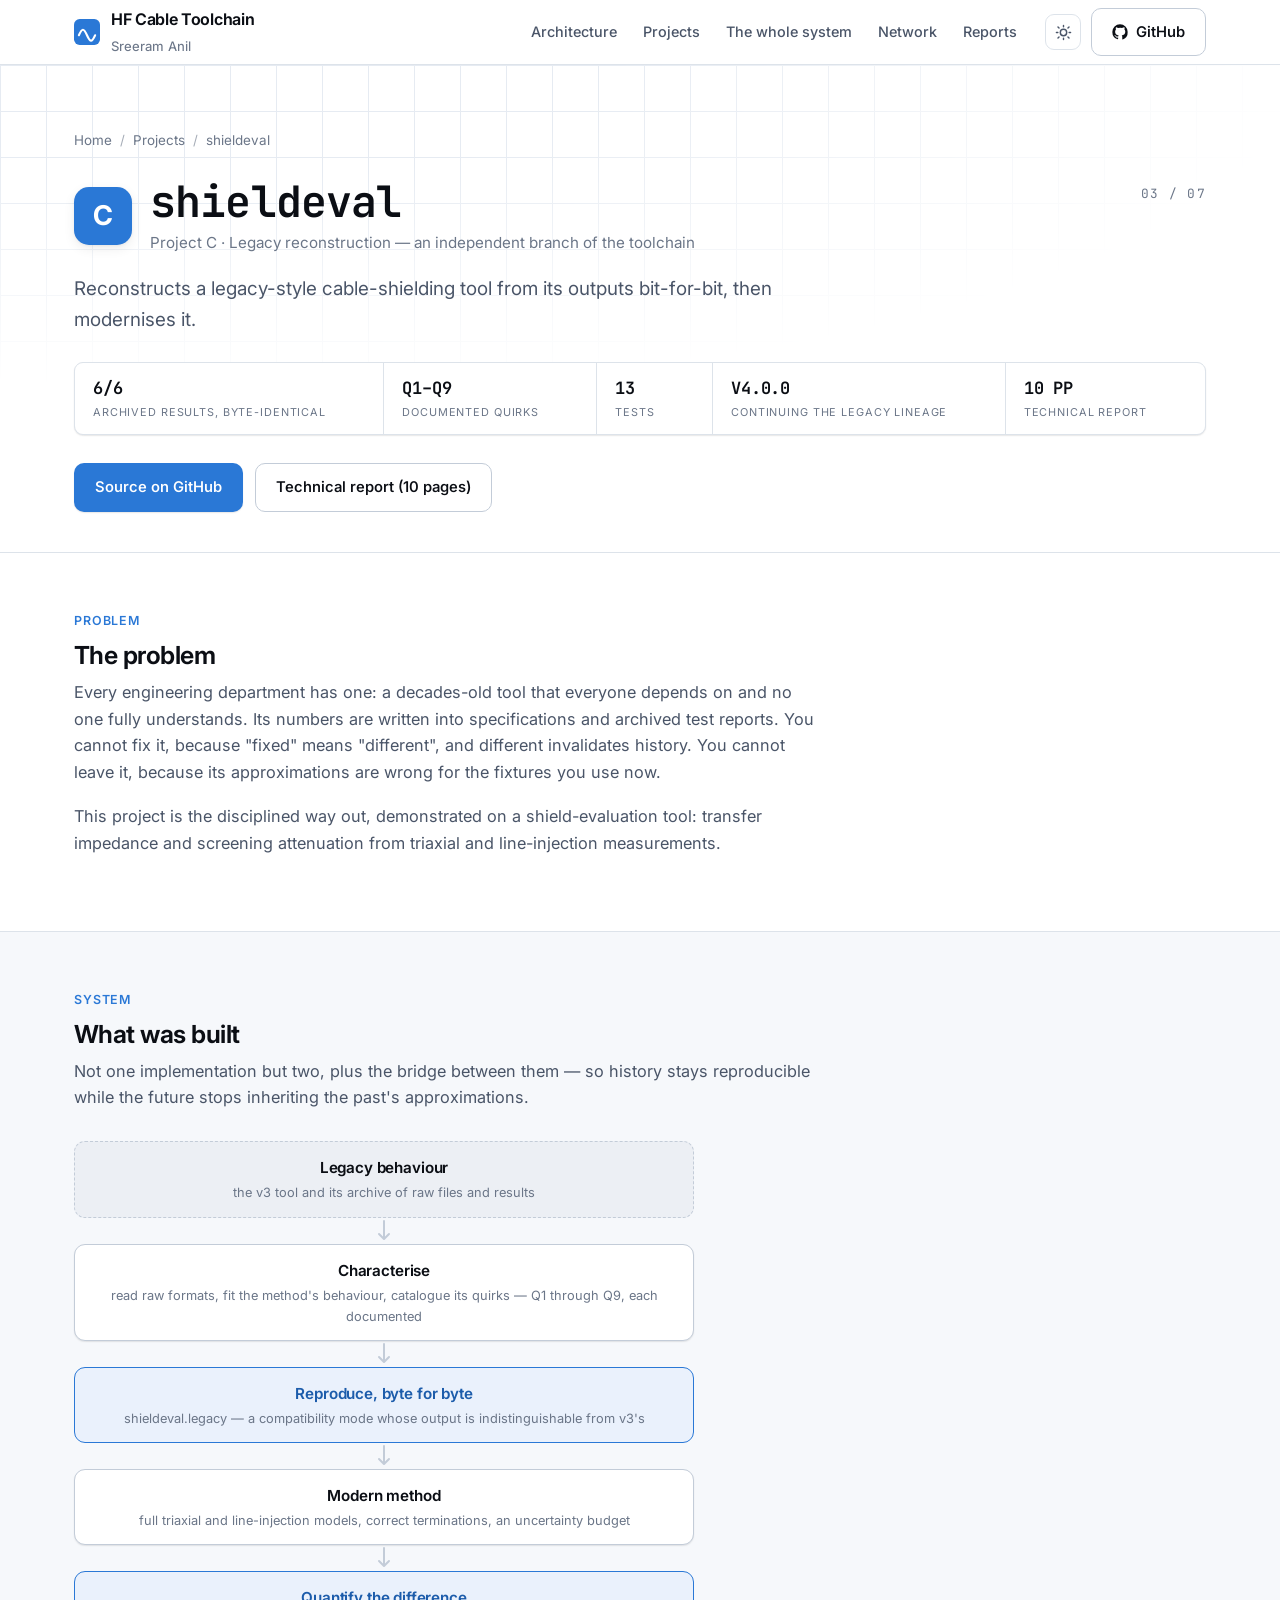
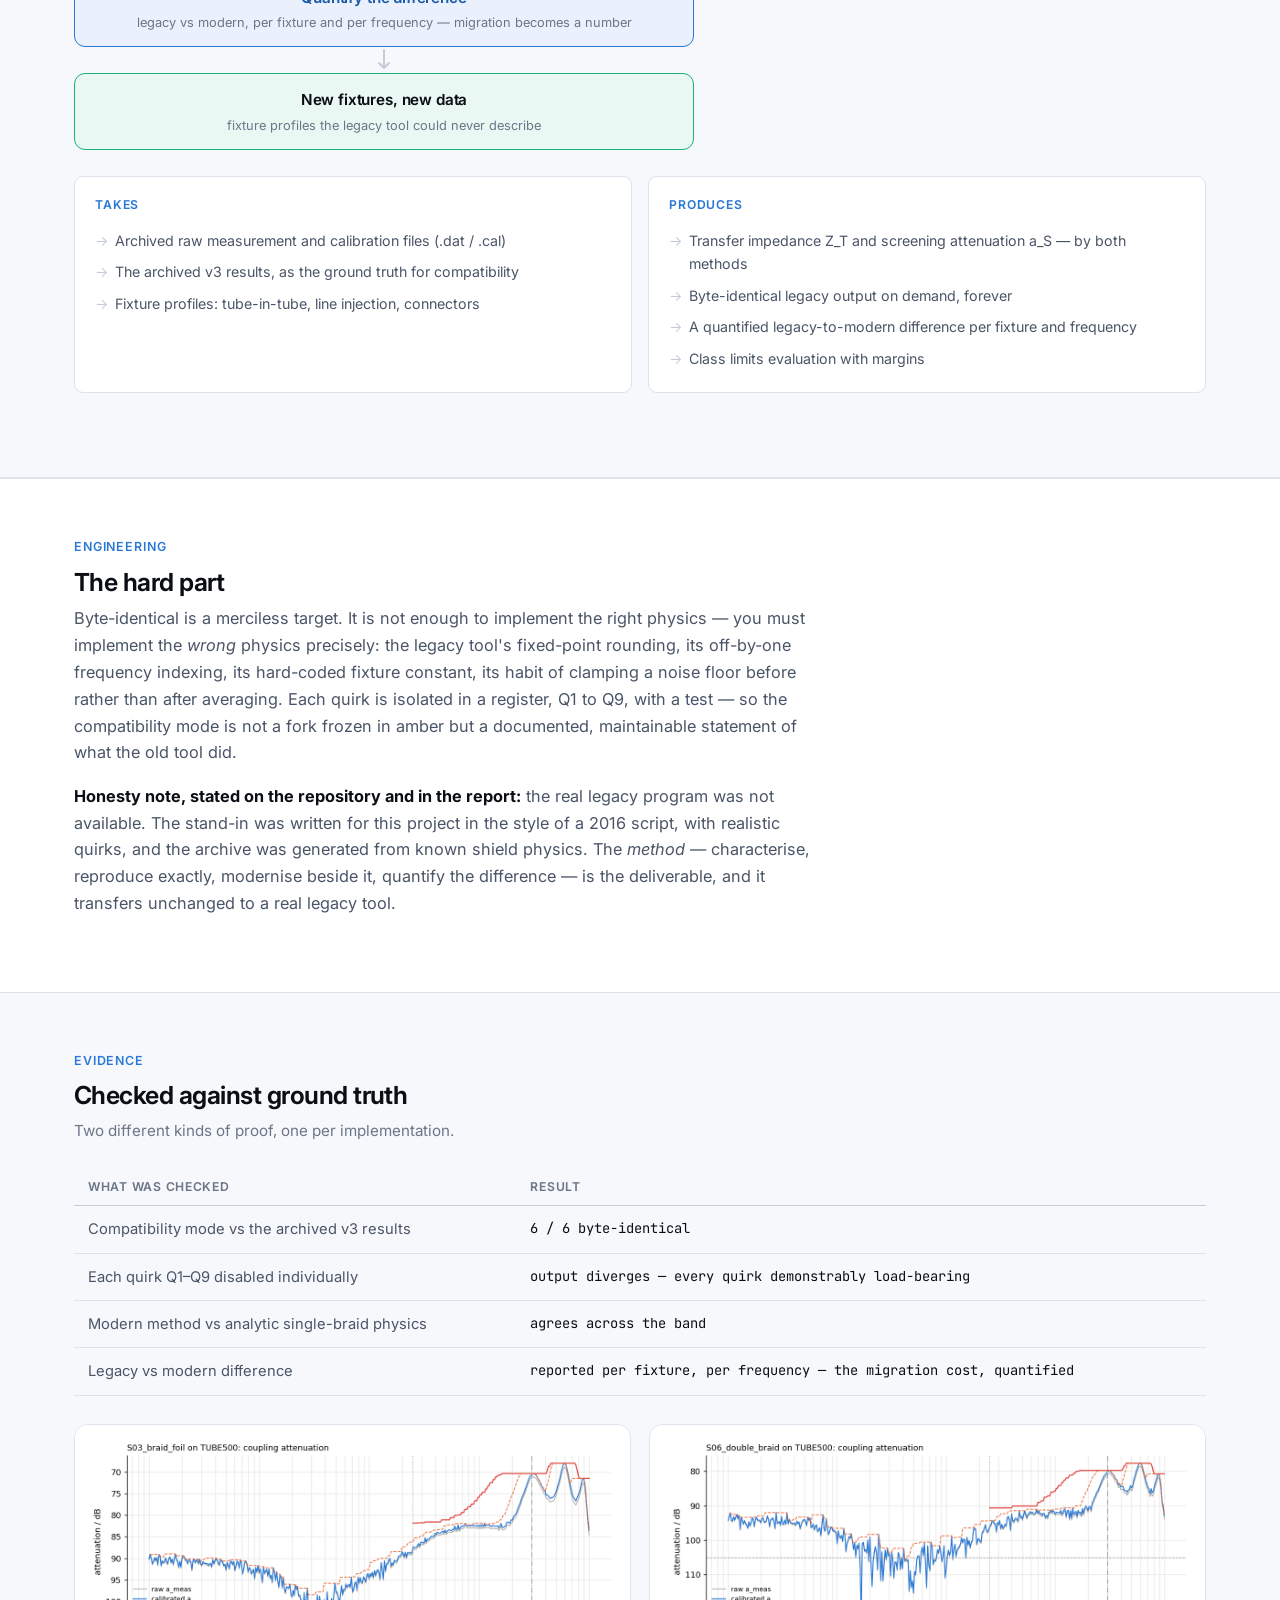
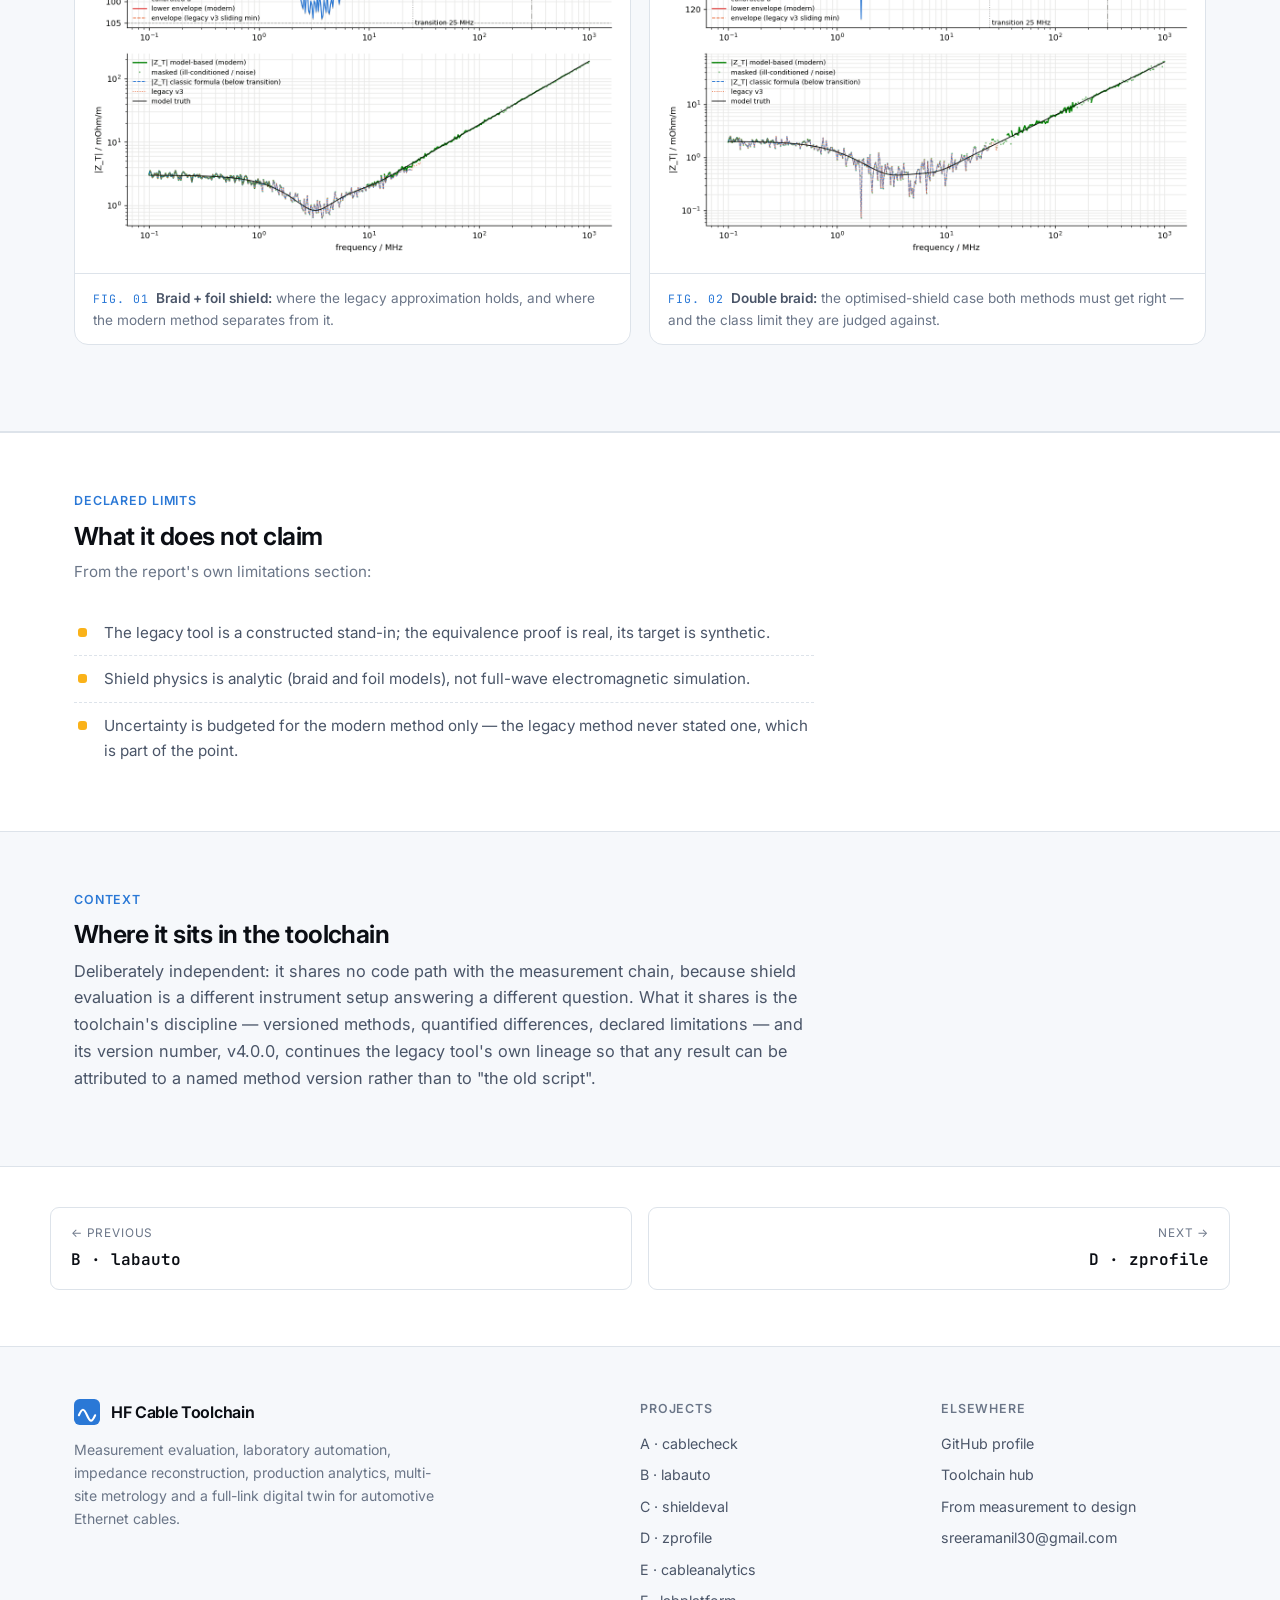
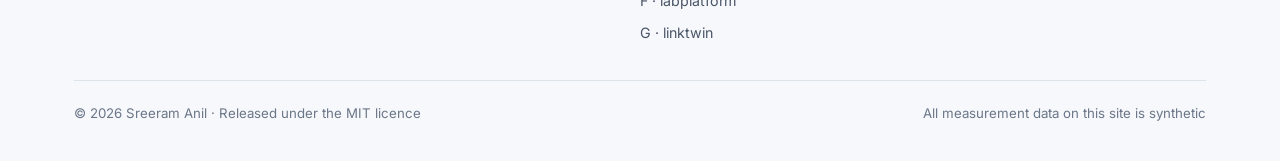
<file: projects/shieldeval.html>
<!doctype html>
<html lang="en">
<head>
<meta charset="utf-8">
<meta name="viewport" content="width=device-width, initial-scale=1">
<title>shieldeval — HF Cable Toolchain</title>
<meta name="description" content="Reconstructs a legacy-style cable-shielding tool from its outputs bit-for-bit, then modernises it.">
<meta name="author" content="Sreeram Anil">
<link rel="icon" href="data:image/svg+xml,<svg xmlns='http://www.w3.org/2000/svg' viewBox='0 0 32 32'><rect width='32' height='32' rx='7' fill='%232a78d6'/><path d='M6 20c4-9 6-9 10 0s6 9 10 0' stroke='white' stroke-width='2.6' fill='none' stroke-linecap='round'/></svg>">
<link rel="preconnect" href="https://fonts.googleapis.com">
<link rel="preconnect" href="https://fonts.gstatic.com" crossorigin>
<link href="https://fonts.googleapis.com/css2?family=Inter:wght@400;500;600;700&family=JetBrains+Mono:wght@400;500;600&display=swap" rel="stylesheet">
<link rel="stylesheet" href="../assets/css/site.css">
</head>
<body>
<a class="skip" href="#main">Skip to content</a>
<nav class="nav">
  <div class="wrap nav-in">
    <a class="brand" href="../index.html">
      <svg class="brand-mark" viewBox="0 0 32 32" aria-hidden="true">
        <rect width="32" height="32" rx="7" fill="var(--accent)"/>
        <path d="M6 20c4-9 6-9 10 0s6 9 10 0" stroke="#fff" stroke-width="2.6" fill="none" stroke-linecap="round"/>
      </svg>
      <span>HF Cable Toolchain<br><span class="brand-sub">Sreeram Anil</span></span>
    </a>
    <div class="nav-links">
      <a href="../index.html#pipeline">Architecture</a>
      <a href="../index.html#projects">Projects</a>
      <a href="../system.html">The whole system</a>
      <a href="../index.html#network">Network</a>
      <a href="../index.html#reports">Reports</a>
    </div>
    <div class="nav-actions">
      <button class="icon-btn" id="theme" aria-label="Switch between light and dark theme">
        <svg viewBox="0 0 24 24" fill="none" stroke="currentColor" stroke-width="2" stroke-linecap="round"><circle cx="12" cy="12" r="4.5"/><path d="M12 2v2M12 20v2M4.2 4.2l1.5 1.5M18.3 18.3l1.5 1.5M2 12h2M20 12h2M4.2 19.8l1.5-1.5M18.3 5.7l1.5-1.5"/></svg>
      </button>
      <a class="btn btn-ghost" href="https://github.com/anilram30" rel="noopener">
        <svg viewBox="0 0 24 24" fill="currentColor" aria-hidden="true"><path d="M12 .5A11.5 11.5 0 0 0 .5 12a11.5 11.5 0 0 0 7.9 10.9c.6.1.8-.2.8-.6v-2c-3.2.7-3.9-1.5-3.9-1.5-.5-1.4-1.3-1.7-1.3-1.7-1.1-.7 0-.7 0-.7 1.2.1 1.8 1.2 1.8 1.2 1 1.8 2.8 1.3 3.5 1 .1-.8.4-1.3.7-1.6-2.6-.3-5.3-1.3-5.3-5.8 0-1.3.5-2.3 1.2-3.1-.1-.3-.5-1.5.1-3.2 0 0 1-.3 3.3 1.2a11.3 11.3 0 0 1 6 0C17.6 4.7 18.6 5 18.6 5c.6 1.7.2 2.9.1 3.2.8.8 1.2 1.8 1.2 3.1 0 4.5-2.7 5.5-5.3 5.8.4.4.8 1.1.8 2.2v3.3c0 .4.2.7.8.6A11.5 11.5 0 0 0 23.5 12 11.5 11.5 0 0 0 12 .5z"/></svg>
        <span class="gh-label">GitHub</span>
      </a>
    </div>
  </div>
</nav>
<main id="main">
<header class="phero">
  <div class="wrap">
    <div class="crumbs"><a href="../index.html">Home</a><span class="sep">/</span><a href="../index.html#projects">Projects</a><span class="sep">/</span><span>shieldeval</span></div>
    <div class="phero-top">
      <div class="phero-letter">C</div>
      <div style="flex:1"><h1>shieldeval</h1><div class="phero-role">Project C · Legacy reconstruction — an independent branch of the toolchain</div></div>
      <span class="pidx">03 / 07</span>
    </div>
    <p class="phero-tag">Reconstructs a legacy-style cable-shielding tool from its outputs bit-for-bit, then modernises it.</p>
    <div class="chips"><span class="chip"><b>6/6</b>archived results, byte-identical</span><span class="chip"><b>Q1–Q9</b>documented quirks</span><span class="chip"><b>13</b>tests</span><span class="chip"><b>v4.0.0</b>continuing the legacy lineage</span><span class="chip"><b>10 pp</b>technical report</span></div>
    <div class="hero-cta" style="margin-bottom:0">
      <a class="btn btn-primary" href="https://github.com/anilram30/shieldeval" rel="noopener">Source on GitHub</a>
      <a class="btn btn-ghost" href="../reports/shieldeval.pdf">Technical report (10 pages)</a>
    </div>
  </div>
</header>
<section class="psec"><div class="wrap"><div class="sec-kicker">Problem</div><h2>The problem</h2><div class="prose">
<p>Every engineering department has one: a decades-old tool that everyone depends on and no one fully
understands. Its numbers are written into specifications and archived test reports. You cannot fix it,
because "fixed" means "different", and different invalidates history. You cannot leave it, because its
approximations are wrong for the fixtures you use now.</p>
<p>This project is the disciplined way out, demonstrated on a shield-evaluation tool: transfer impedance
and screening attenuation from triaxial and line-injection measurements.</p>
</div></div></section><section class="psec tinted"><div class="wrap"><div class="sec-kicker">System</div><h2>What was built</h2><div class="prose"><p>Not one implementation but two, plus the bridge between them — so history
stays reproducible while the future stops inheriting the past's approximations.</p></div><div class="flow"><div class="flow-io"><b>Legacy behaviour</b><span>the v3 tool and its archive of raw files and results</span></div><div class="flow-arrow"><svg viewBox="0 0 14 22" fill="none" stroke="currentColor" stroke-width="2" stroke-linecap="round" stroke-linejoin="round"><path d="M7 1v17M2 14l5 5 5-5"/></svg></div><div class="flow-step"><b>Characterise</b><span>read raw formats, fit the method's behaviour, catalogue its quirks — Q1 through Q9, each documented</span></div><div class="flow-arrow"><svg viewBox="0 0 14 22" fill="none" stroke="currentColor" stroke-width="2" stroke-linecap="round" stroke-linejoin="round"><path d="M7 1v17M2 14l5 5 5-5"/></svg></div><div class="flow-hi"><b>Reproduce, byte for byte</b><span>shieldeval.legacy — a compatibility mode whose output is indistinguishable from v3's</span></div><div class="flow-arrow"><svg viewBox="0 0 14 22" fill="none" stroke="currentColor" stroke-width="2" stroke-linecap="round" stroke-linejoin="round"><path d="M7 1v17M2 14l5 5 5-5"/></svg></div><div class="flow-step"><b>Modern method</b><span>full triaxial and line-injection models, correct terminations, an uncertainty budget</span></div><div class="flow-arrow"><svg viewBox="0 0 14 22" fill="none" stroke="currentColor" stroke-width="2" stroke-linecap="round" stroke-linejoin="round"><path d="M7 1v17M2 14l5 5 5-5"/></svg></div><div class="flow-hi"><b>Quantify the difference</b><span>legacy vs modern, per fixture and per frequency — migration becomes a number</span></div><div class="flow-arrow"><svg viewBox="0 0 14 22" fill="none" stroke="currentColor" stroke-width="2" stroke-linecap="round" stroke-linejoin="round"><path d="M7 1v17M2 14l5 5 5-5"/></svg></div><div class="flow-out"><b>New fixtures, new data</b><span>fixture profiles the legacy tool could never describe</span></div></div><div class="spec"><div class="spec-col"><h5>Takes</h5><ul><li>Archived raw measurement and calibration files (.dat / .cal)</li><li>The archived v3 results, as the ground truth for compatibility</li><li>Fixture profiles: tube-in-tube, line injection, connectors</li></ul></div><div class="spec-col"><h5>Produces</h5><ul><li>Transfer impedance Z_T and screening attenuation a_S — by both methods</li><li>Byte-identical legacy output on demand, forever</li><li>A quantified legacy-to-modern difference per fixture and frequency</li><li>Class limits evaluation with margins</li></ul></div></div></div></section><section class="psec"><div class="wrap"><div class="sec-kicker">Engineering</div><h2>The hard part</h2><div class="prose">
<p>Byte-identical is a merciless target. It is not enough to implement the right physics — you must
implement the <em>wrong</em> physics precisely: the legacy tool's fixed-point rounding, its off-by-one
frequency indexing, its hard-coded fixture constant, its habit of clamping a noise floor before rather
than after averaging. Each quirk is isolated in a register, Q1 to Q9, with a test — so the compatibility
mode is not a fork frozen in amber but a documented, maintainable statement of what the old tool did.</p>
<p><strong>Honesty note, stated on the repository and in the report:</strong> the real legacy program was
not available. The stand-in was written for this project in the style of a 2016 script, with realistic
quirks, and the archive was generated from known shield physics. The <em>method</em> — characterise,
reproduce exactly, modernise beside it, quantify the difference — is the deliverable, and it transfers
unchanged to a real legacy tool.</p>
</div></div></section><section class="psec tinted"><div class="wrap"><div class="sec-kicker">Evidence</div><h2>Checked against ground truth</h2><p class="lede-line">Two different kinds of proof, one per implementation.</p><table class="results-tbl"><thead><tr><th>What was checked</th><th>Result</th></tr></thead><tbody><tr><td>Compatibility mode vs the archived v3 results</td><td>6 / 6 byte-identical</td></tr><tr><td>Each quirk Q1–Q9 disabled individually</td><td>output diverges — every quirk demonstrably load-bearing</td></tr><tr><td>Modern method vs analytic single-braid physics</td><td>agrees across the band</td></tr><tr><td>Legacy vs modern difference</td><td>reported per fixture, per frequency — the migration cost, quantified</td></tr></tbody></table><div class="figrow"><figure class="fig"><div class="img"><img src="../assets/img/p/c-braidfoil.png" loading="lazy" alt="Transfer impedance of a braid-plus-foil shield: legacy and modern methods against the generating model."></div><figcaption><span style="font-family:var(--mono);font-size:.72rem;letter-spacing:.08em;color:var(--accent)">FIG. 01</span> &nbsp;<b>Braid + foil shield:</b> where the legacy approximation holds, and where the modern method separates from it.</figcaption></figure><figure class="fig"><div class="img"><img src="../assets/img/p/c-doublebraid.png" loading="lazy" alt="Double-braid shield evaluation across frequency."></div><figcaption><span style="font-family:var(--mono);font-size:.72rem;letter-spacing:.08em;color:var(--accent)">FIG. 02</span> &nbsp;<b>Double braid:</b> the optimised-shield case both methods must get right — and the class limit they are judged against.</figcaption></figure></div></div></section><section class="psec"><div class="wrap"><div class="sec-kicker">Declared limits</div><h2>What it does not claim</h2><p class="lede-line">From the report's own limitations section:</p><ul class="limits">
<li>The legacy tool is a constructed stand-in; the equivalence proof is real, its target is synthetic.</li>
<li>Shield physics is analytic (braid and foil models), not full-wave electromagnetic simulation.</li>
<li>Uncertainty is budgeted for the modern method only — the legacy method never stated one, which is part of the point.</li>
</ul></div></section><section class="psec tinted"><div class="wrap"><div class="sec-kicker">Context</div><h2>Where it sits in the toolchain</h2><div class="prose">
<p>Deliberately independent: it shares no code path with the measurement chain, because shield
evaluation is a different instrument setup answering a different question. What it shares is the
toolchain's discipline — versioned methods, quantified differences, declared limitations — and its
version number, v4.0.0, continues the legacy tool's own lineage so that any result can be attributed to
a named method version rather than to "the old script".</p>
</div></div></section>
<div class="wrap pn">
  <a href="labauto.html"><span class="dir">← Previous</span><span class="name">B · labauto</span></a>
  <a href="zprofile.html" class="next"><span class="dir">Next →</span><span class="name">D · zprofile</span></a>
</div>
</main>
<footer>
  <div class="wrap">
    <div class="foot-grid">
      <div>
        <a class="brand" href="../index.html" style="margin-bottom:12px">
          <svg class="brand-mark" viewBox="0 0 32 32" aria-hidden="true">
            <rect width="32" height="32" rx="7" fill="var(--accent)"/>
            <path d="M6 20c4-9 6-9 10 0s6 9 10 0" stroke="#fff" stroke-width="2.6" fill="none" stroke-linecap="round"/>
          </svg>
          <span>HF Cable Toolchain</span>
        </a>
        <p style="color:var(--text-3);font-size:.88rem;max-width:42ch">
          Measurement evaluation, laboratory automation, impedance reconstruction, production analytics,
          multi-site metrology and a full-link digital twin for automotive Ethernet cables.
        </p>
      </div>
      <div>
        <h5>Projects</h5>
        <div class="foot-links"><a href="../projects/cablecheck.html">A &middot; cablecheck</a>
<a href="../projects/labauto.html">B &middot; labauto</a>
<a href="../projects/shieldeval.html">C &middot; shieldeval</a>
<a href="../projects/zprofile.html">D &middot; zprofile</a>
<a href="../projects/cableanalytics.html">E &middot; cableanalytics</a>
<a href="../projects/labplatform.html">F &middot; labplatform</a>
<a href="../projects/linktwin.html">G &middot; linktwin</a></div>
      </div>
      <div>
        <h5>Elsewhere</h5>
        <div class="foot-links">
          <a href="https://github.com/anilram30" rel="noopener">GitHub profile</a>
          <a href="https://github.com/anilram30/hf-cable-toolchain" rel="noopener">Toolchain hub</a>
          <a href="../system.html">From measurement to design</a>
          <a href="mailto:sreeramanil30@gmail.com">sreeramanil30@gmail.com</a>
        </div>
      </div>
    </div>
    <div class="foot-bottom">
      <span>© 2026 Sreeram Anil · Released under the MIT licence</span>
      <span>All measurement data on this site is synthetic</span>
    </div>
  </div>
</footer>
<script src="../assets/js/site.js"></script>
</body>
</html>
</file>
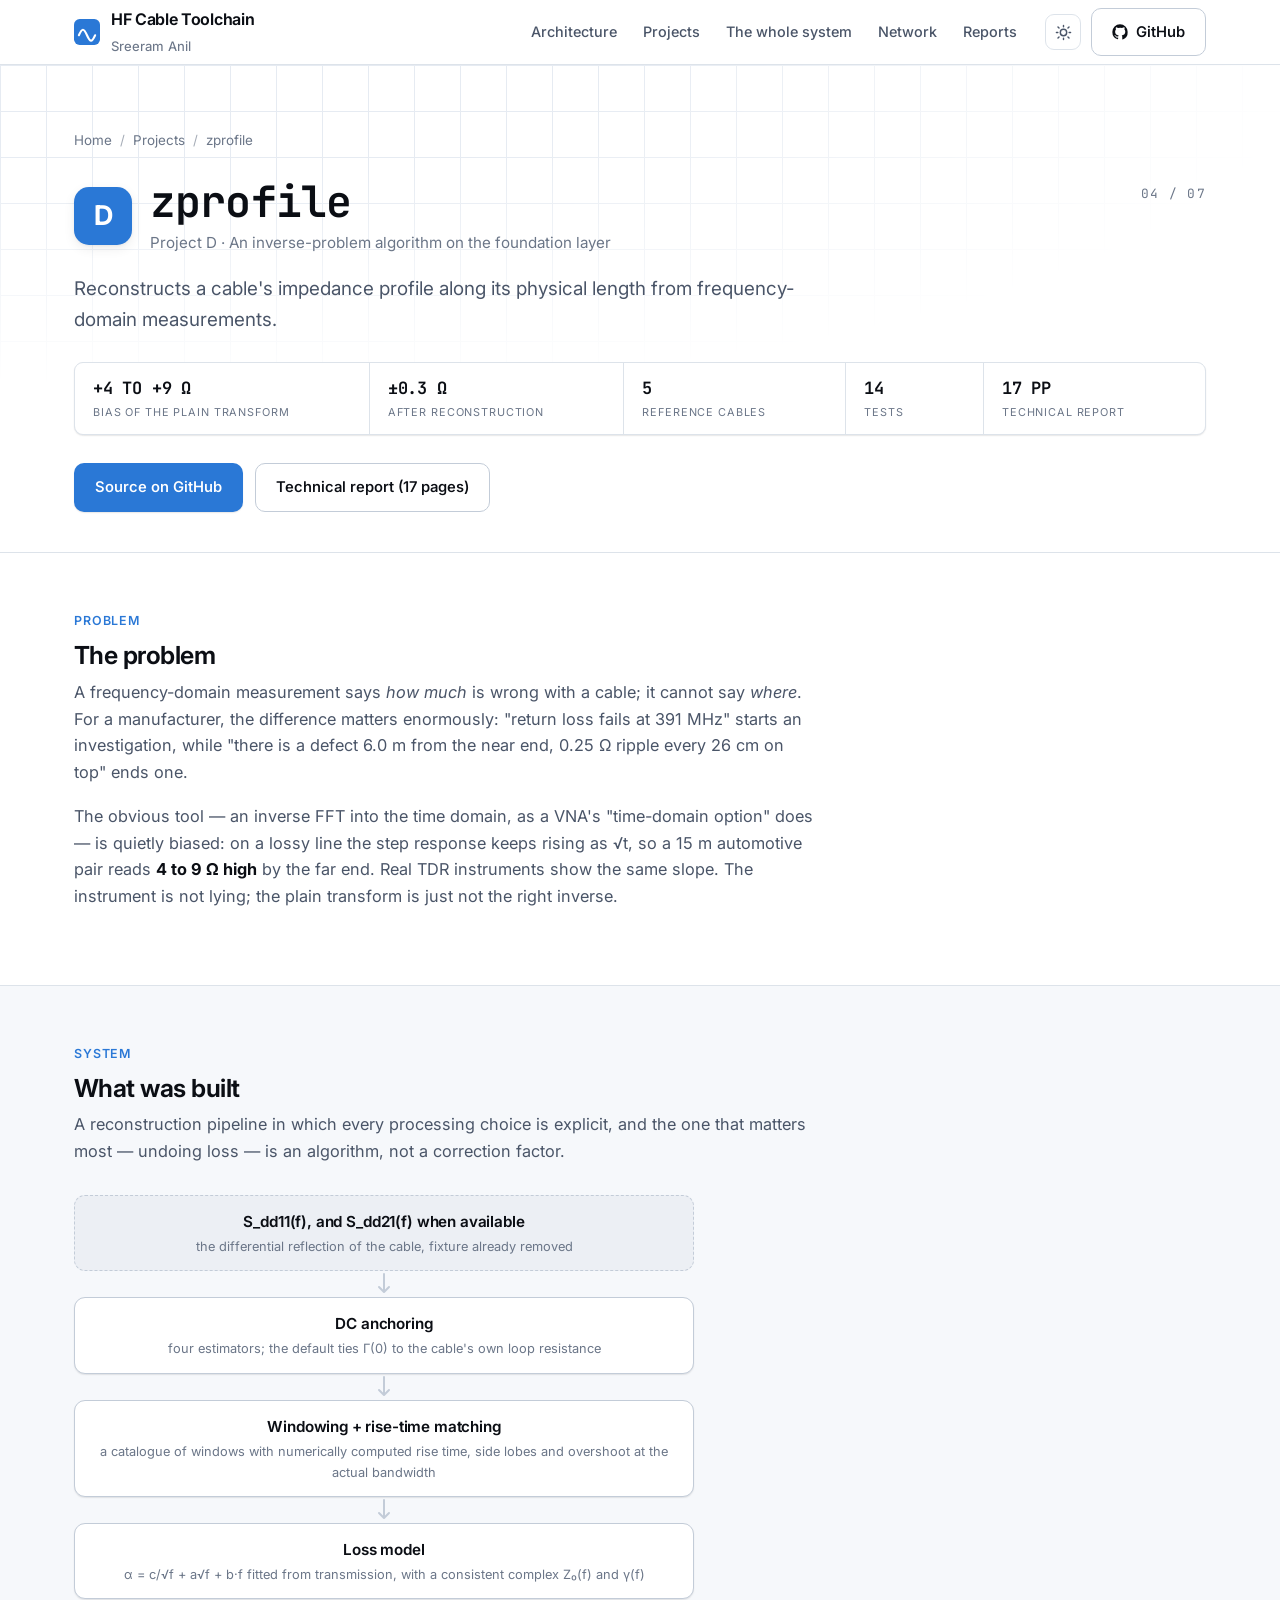
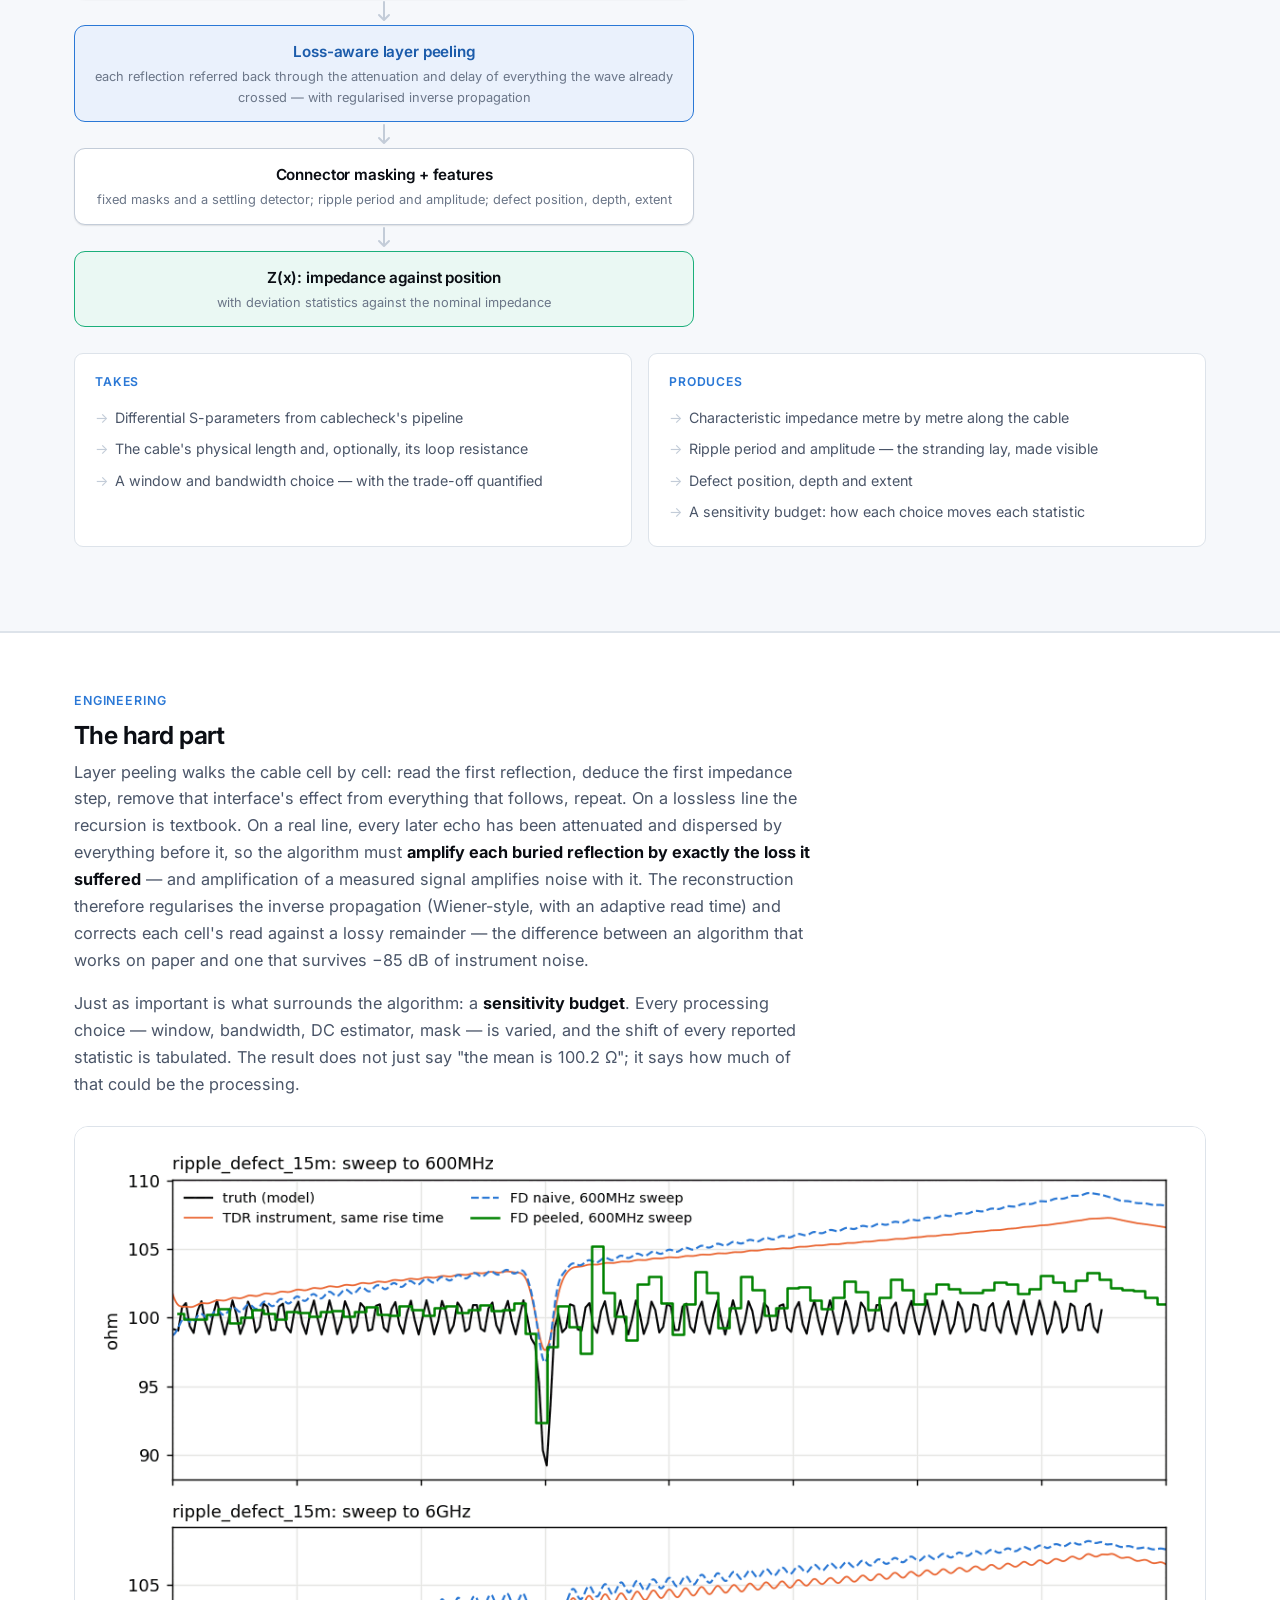
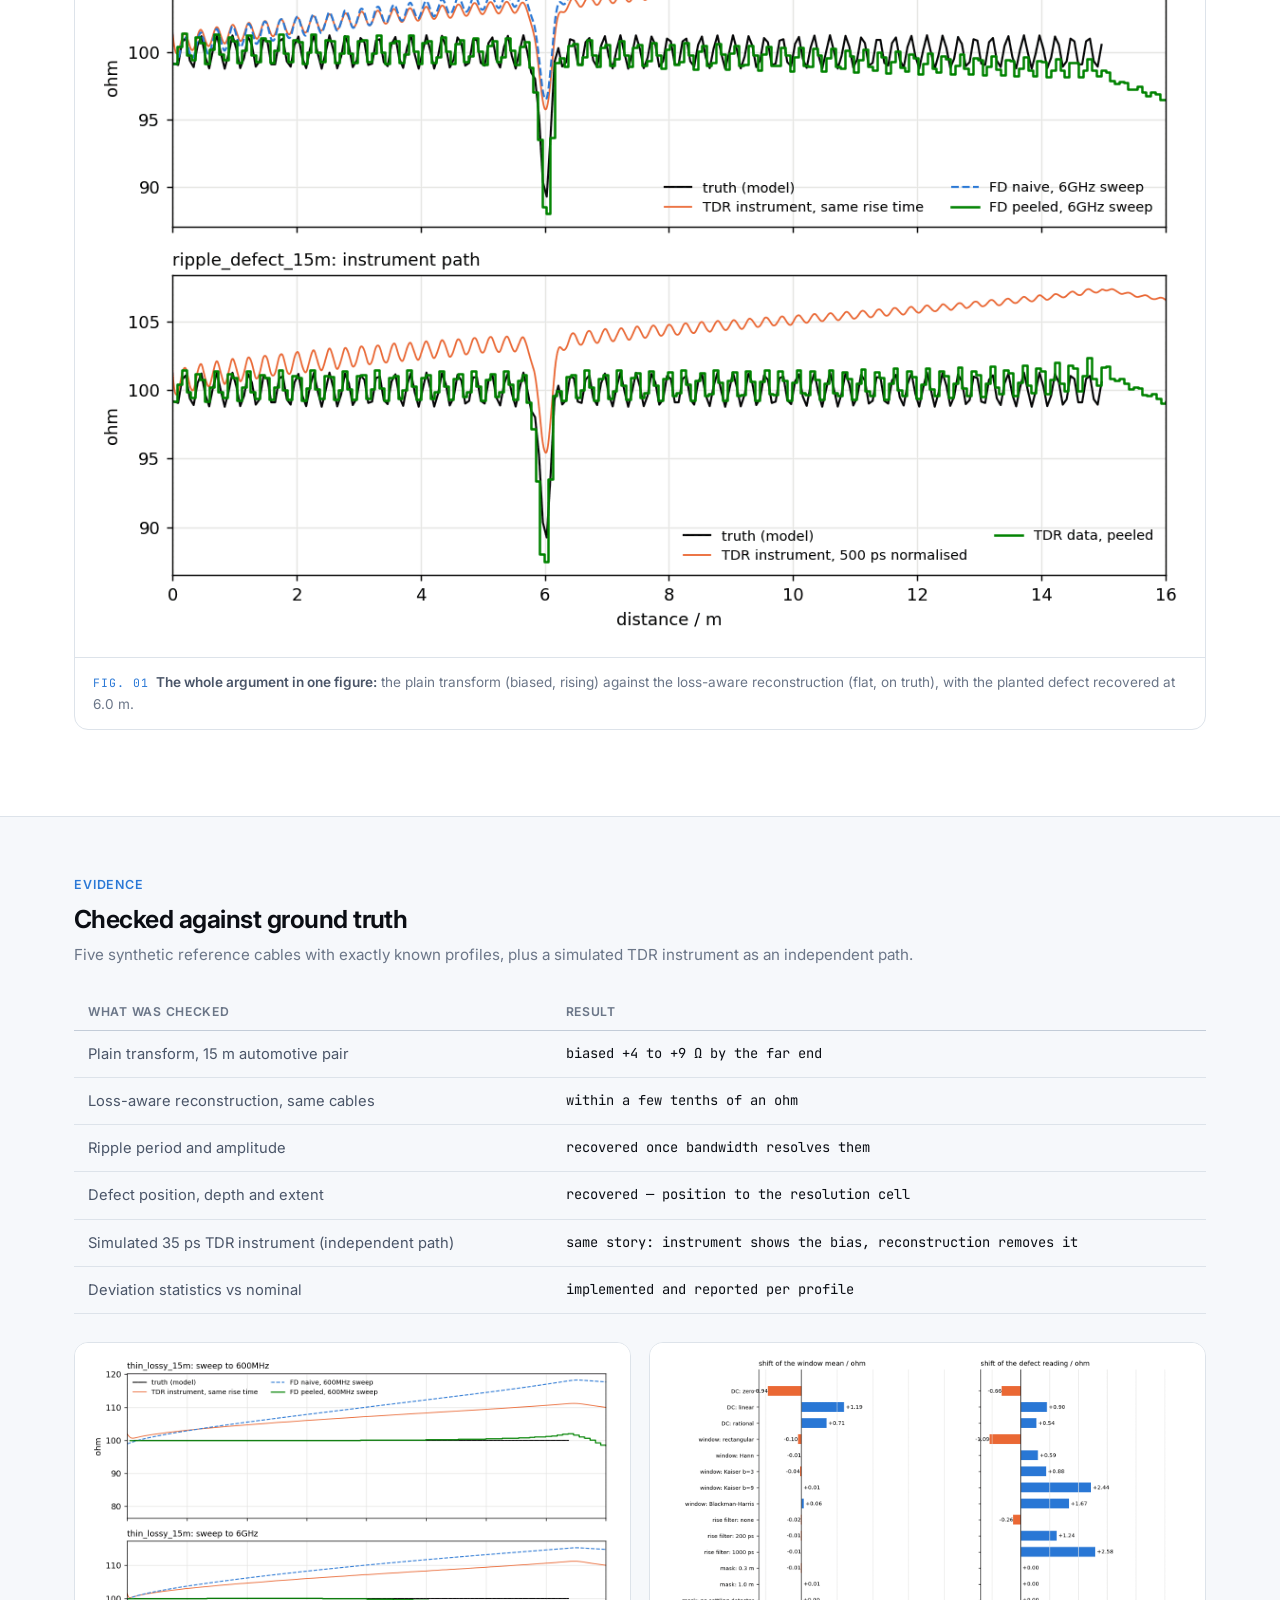
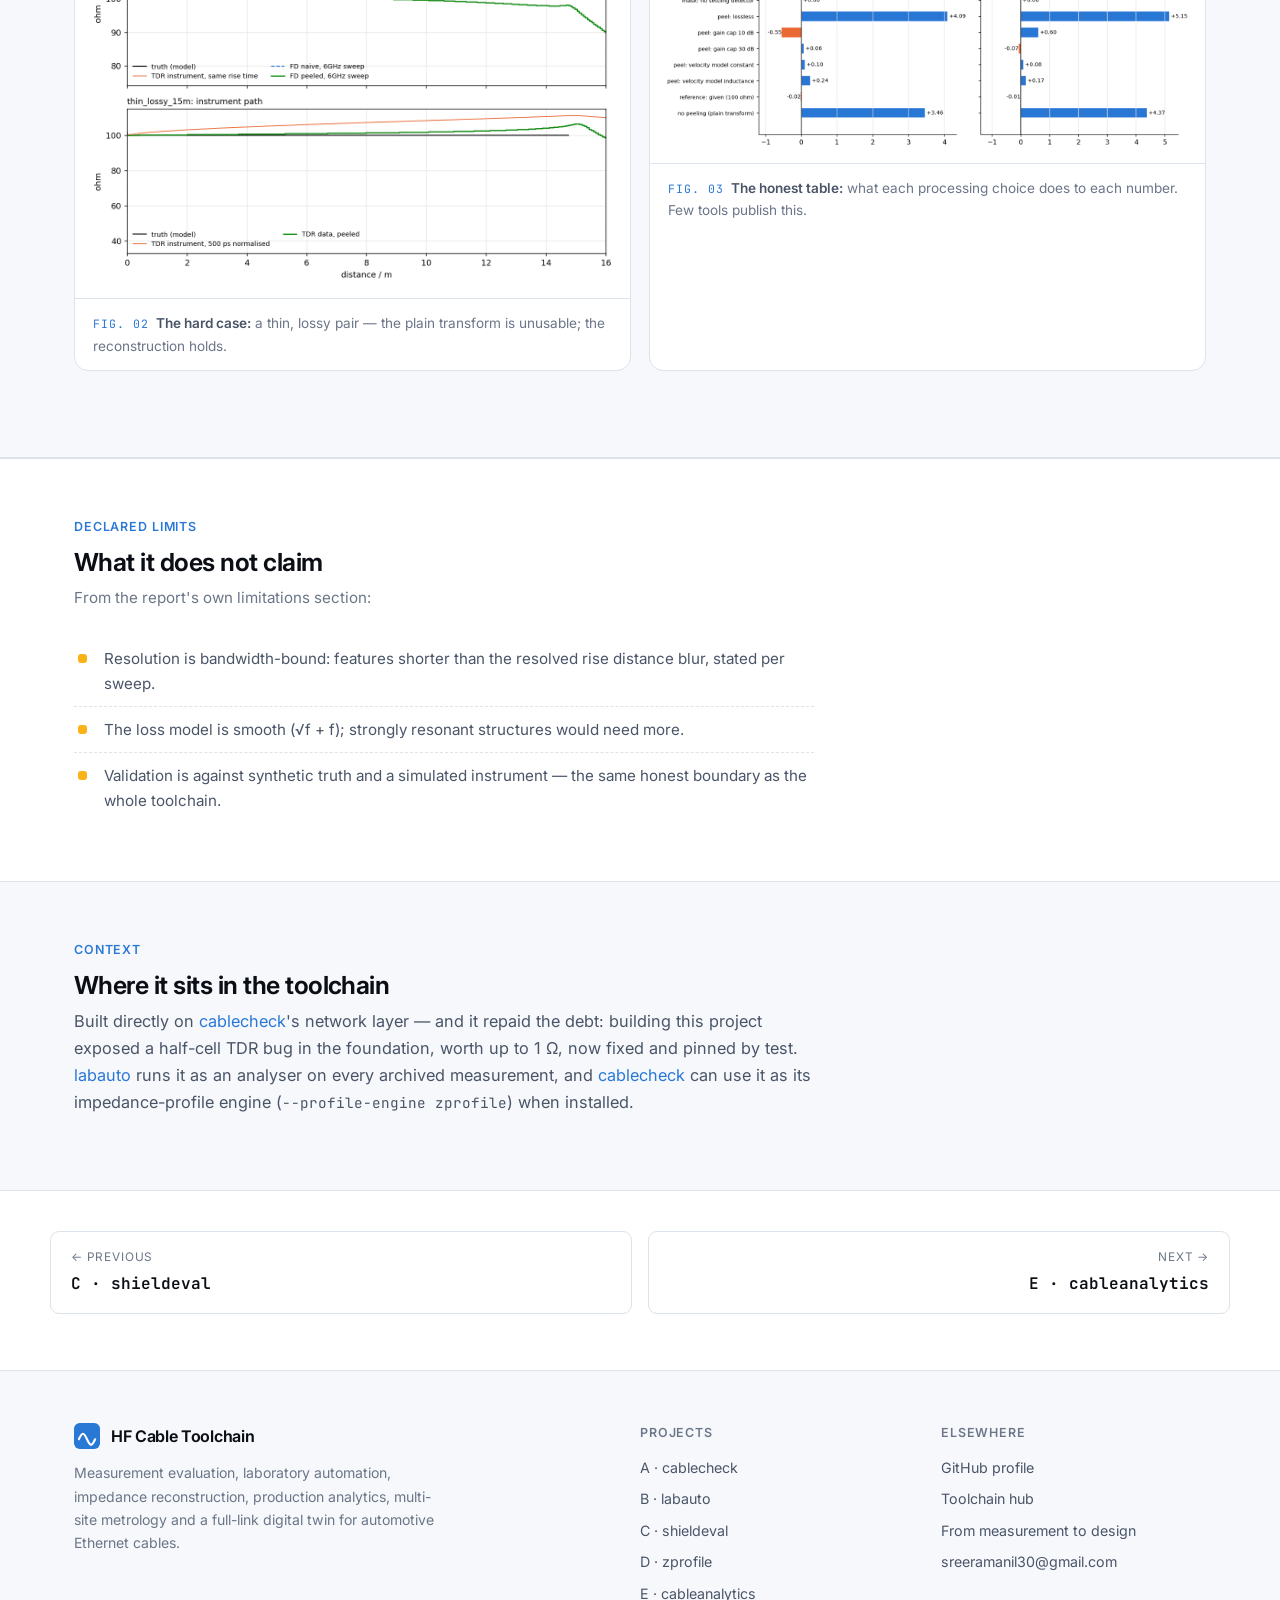
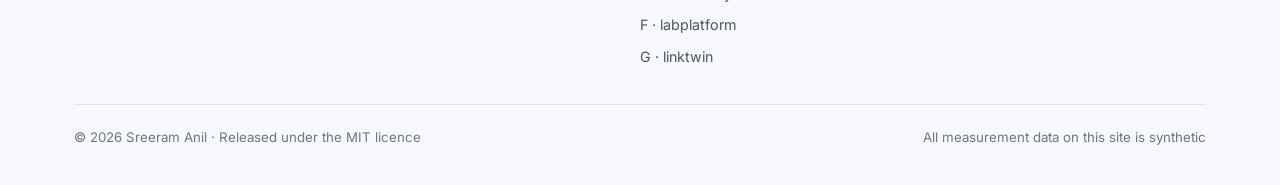
<file: projects/zprofile.html>
<!doctype html>
<html lang="en">
<head>
<meta charset="utf-8">
<meta name="viewport" content="width=device-width, initial-scale=1">
<title>zprofile — HF Cable Toolchain</title>
<meta name="description" content="Reconstructs a cable's impedance profile along its physical length from frequency-domain measurements.">
<meta name="author" content="Sreeram Anil">
<link rel="icon" href="data:image/svg+xml,<svg xmlns='http://www.w3.org/2000/svg' viewBox='0 0 32 32'><rect width='32' height='32' rx='7' fill='%232a78d6'/><path d='M6 20c4-9 6-9 10 0s6 9 10 0' stroke='white' stroke-width='2.6' fill='none' stroke-linecap='round'/></svg>">
<link rel="preconnect" href="https://fonts.googleapis.com">
<link rel="preconnect" href="https://fonts.gstatic.com" crossorigin>
<link href="https://fonts.googleapis.com/css2?family=Inter:wght@400;500;600;700&family=JetBrains+Mono:wght@400;500;600&display=swap" rel="stylesheet">
<link rel="stylesheet" href="../assets/css/site.css">
</head>
<body>
<a class="skip" href="#main">Skip to content</a>
<nav class="nav">
  <div class="wrap nav-in">
    <a class="brand" href="../index.html">
      <svg class="brand-mark" viewBox="0 0 32 32" aria-hidden="true">
        <rect width="32" height="32" rx="7" fill="var(--accent)"/>
        <path d="M6 20c4-9 6-9 10 0s6 9 10 0" stroke="#fff" stroke-width="2.6" fill="none" stroke-linecap="round"/>
      </svg>
      <span>HF Cable Toolchain<br><span class="brand-sub">Sreeram Anil</span></span>
    </a>
    <div class="nav-links">
      <a href="../index.html#pipeline">Architecture</a>
      <a href="../index.html#projects">Projects</a>
      <a href="../system.html">The whole system</a>
      <a href="../index.html#network">Network</a>
      <a href="../index.html#reports">Reports</a>
    </div>
    <div class="nav-actions">
      <button class="icon-btn" id="theme" aria-label="Switch between light and dark theme">
        <svg viewBox="0 0 24 24" fill="none" stroke="currentColor" stroke-width="2" stroke-linecap="round"><circle cx="12" cy="12" r="4.5"/><path d="M12 2v2M12 20v2M4.2 4.2l1.5 1.5M18.3 18.3l1.5 1.5M2 12h2M20 12h2M4.2 19.8l1.5-1.5M18.3 5.7l1.5-1.5"/></svg>
      </button>
      <a class="btn btn-ghost" href="https://github.com/anilram30" rel="noopener">
        <svg viewBox="0 0 24 24" fill="currentColor" aria-hidden="true"><path d="M12 .5A11.5 11.5 0 0 0 .5 12a11.5 11.5 0 0 0 7.9 10.9c.6.1.8-.2.8-.6v-2c-3.2.7-3.9-1.5-3.9-1.5-.5-1.4-1.3-1.7-1.3-1.7-1.1-.7 0-.7 0-.7 1.2.1 1.8 1.2 1.8 1.2 1 1.8 2.8 1.3 3.5 1 .1-.8.4-1.3.7-1.6-2.6-.3-5.3-1.3-5.3-5.8 0-1.3.5-2.3 1.2-3.1-.1-.3-.5-1.5.1-3.2 0 0 1-.3 3.3 1.2a11.3 11.3 0 0 1 6 0C17.6 4.7 18.6 5 18.6 5c.6 1.7.2 2.9.1 3.2.8.8 1.2 1.8 1.2 3.1 0 4.5-2.7 5.5-5.3 5.8.4.4.8 1.1.8 2.2v3.3c0 .4.2.7.8.6A11.5 11.5 0 0 0 23.5 12 11.5 11.5 0 0 0 12 .5z"/></svg>
        <span class="gh-label">GitHub</span>
      </a>
    </div>
  </div>
</nav>
<main id="main">
<header class="phero">
  <div class="wrap">
    <div class="crumbs"><a href="../index.html">Home</a><span class="sep">/</span><a href="../index.html#projects">Projects</a><span class="sep">/</span><span>zprofile</span></div>
    <div class="phero-top">
      <div class="phero-letter">D</div>
      <div style="flex:1"><h1>zprofile</h1><div class="phero-role">Project D · An inverse-problem algorithm on the foundation layer</div></div>
      <span class="pidx">04 / 07</span>
    </div>
    <p class="phero-tag">Reconstructs a cable's impedance profile along its physical length from frequency-domain measurements.</p>
    <div class="chips"><span class="chip"><b>+4 to +9 Ω</b>bias of the plain transform</span><span class="chip"><b>±0.3 Ω</b>after reconstruction</span><span class="chip"><b>5</b>reference cables</span><span class="chip"><b>14</b>tests</span><span class="chip"><b>17 pp</b>technical report</span></div>
    <div class="hero-cta" style="margin-bottom:0">
      <a class="btn btn-primary" href="https://github.com/anilram30/zprofile" rel="noopener">Source on GitHub</a>
      <a class="btn btn-ghost" href="../reports/zprofile.pdf">Technical report (17 pages)</a>
    </div>
  </div>
</header>
<section class="psec"><div class="wrap"><div class="sec-kicker">Problem</div><h2>The problem</h2><div class="prose">
<p>A frequency-domain measurement says <em>how much</em> is wrong with a cable; it cannot say
<em>where</em>. For a manufacturer, the difference matters enormously: "return loss fails at
391&nbsp;MHz" starts an investigation, while "there is a defect 6.0&nbsp;m from the near end, 0.25&nbsp;Ω
ripple every 26&nbsp;cm on top" ends one.</p>
<p>The obvious tool — an inverse FFT into the time domain, as a VNA's "time-domain option" does — is
quietly biased: on a lossy line the step response keeps rising as √t, so a 15&nbsp;m automotive pair
reads <strong>4 to 9&nbsp;Ω high</strong> by the far end. Real TDR instruments show the same slope. The
instrument is not lying; the plain transform is just not the right inverse.</p>
</div></div></section><section class="psec tinted"><div class="wrap"><div class="sec-kicker">System</div><h2>What was built</h2><div class="prose"><p>A reconstruction pipeline in which every processing choice is explicit,
and the one that matters most — undoing loss — is an algorithm, not a correction factor.</p></div><div class="flow"><div class="flow-io"><b>S_dd11(f), and S_dd21(f) when available</b><span>the differential reflection of the cable, fixture already removed</span></div><div class="flow-arrow"><svg viewBox="0 0 14 22" fill="none" stroke="currentColor" stroke-width="2" stroke-linecap="round" stroke-linejoin="round"><path d="M7 1v17M2 14l5 5 5-5"/></svg></div><div class="flow-step"><b>DC anchoring</b><span>four estimators; the default ties Γ(0) to the cable's own loop resistance</span></div><div class="flow-arrow"><svg viewBox="0 0 14 22" fill="none" stroke="currentColor" stroke-width="2" stroke-linecap="round" stroke-linejoin="round"><path d="M7 1v17M2 14l5 5 5-5"/></svg></div><div class="flow-step"><b>Windowing + rise-time matching</b><span>a catalogue of windows with numerically computed rise time, side lobes and overshoot at the actual bandwidth</span></div><div class="flow-arrow"><svg viewBox="0 0 14 22" fill="none" stroke="currentColor" stroke-width="2" stroke-linecap="round" stroke-linejoin="round"><path d="M7 1v17M2 14l5 5 5-5"/></svg></div><div class="flow-step"><b>Loss model</b><span>α = c/√f + a√f + b·f fitted from transmission, with a consistent complex Z₀(f) and γ(f)</span></div><div class="flow-arrow"><svg viewBox="0 0 14 22" fill="none" stroke="currentColor" stroke-width="2" stroke-linecap="round" stroke-linejoin="round"><path d="M7 1v17M2 14l5 5 5-5"/></svg></div><div class="flow-hi"><b>Loss-aware layer peeling</b><span>each reflection referred back through the attenuation and delay of everything the wave already crossed — with regularised inverse propagation</span></div><div class="flow-arrow"><svg viewBox="0 0 14 22" fill="none" stroke="currentColor" stroke-width="2" stroke-linecap="round" stroke-linejoin="round"><path d="M7 1v17M2 14l5 5 5-5"/></svg></div><div class="flow-step"><b>Connector masking + features</b><span>fixed masks and a settling detector; ripple period and amplitude; defect position, depth, extent</span></div><div class="flow-arrow"><svg viewBox="0 0 14 22" fill="none" stroke="currentColor" stroke-width="2" stroke-linecap="round" stroke-linejoin="round"><path d="M7 1v17M2 14l5 5 5-5"/></svg></div><div class="flow-out"><b>Z(x): impedance against position</b><span>with deviation statistics against the nominal impedance</span></div></div><div class="spec"><div class="spec-col"><h5>Takes</h5><ul><li>Differential S-parameters from cablecheck's pipeline</li><li>The cable's physical length and, optionally, its loop resistance</li><li>A window and bandwidth choice — with the trade-off quantified</li></ul></div><div class="spec-col"><h5>Produces</h5><ul><li>Characteristic impedance metre by metre along the cable</li><li>Ripple period and amplitude — the stranding lay, made visible</li><li>Defect position, depth and extent</li><li>A sensitivity budget: how each choice moves each statistic</li></ul></div></div></div></section><section class="psec"><div class="wrap"><div class="sec-kicker">Engineering</div><h2>The hard part</h2><div class="prose">
<p>Layer peeling walks the cable cell by cell: read the first reflection, deduce the first impedance
step, remove that interface's effect from everything that follows, repeat. On a lossless line the
recursion is textbook. On a real line, every later echo has been attenuated and dispersed by everything
before it, so the algorithm must <strong>amplify each buried reflection by exactly the loss it
suffered</strong> — and amplification of a measured signal amplifies noise with it. The reconstruction
therefore regularises the inverse propagation (Wiener-style, with an adaptive read time) and corrects
each cell's read against a lossy remainder — the difference between an algorithm that works on paper and
one that survives −85&nbsp;dB of instrument noise.</p>
<p>Just as important is what surrounds the algorithm: a <strong>sensitivity budget</strong>. Every
processing choice — window, bandwidth, DC estimator, mask — is varied, and the shift of every reported
statistic is tabulated. The result does not just say "the mean is 100.2&nbsp;Ω"; it says how much of
that could be the processing.</p>
</div><figure class="fig"><div class="img"><img src="../assets/img/p/d-defect.png" loading="lazy" alt="Truth, plain transform and loss-aware reconstruction of a 15 m cable with ripple and a defect at 6 m."></div><figcaption><span style="font-family:var(--mono);font-size:.72rem;letter-spacing:.08em;color:var(--accent)">FIG. 01</span> &nbsp;<b>The whole argument in one figure:</b> the plain transform (biased, rising) against the loss-aware reconstruction (flat, on truth), with the planted defect recovered at 6.0 m.</figcaption></figure></div></section><section class="psec tinted"><div class="wrap"><div class="sec-kicker">Evidence</div><h2>Checked against ground truth</h2><p class="lede-line">Five synthetic reference cables with exactly known profiles, plus a simulated TDR instrument as an independent path.</p><table class="results-tbl"><thead><tr><th>What was checked</th><th>Result</th></tr></thead><tbody><tr><td>Plain transform, 15 m automotive pair</td><td>biased +4 to +9 Ω by the far end</td></tr><tr><td>Loss-aware reconstruction, same cables</td><td>within a few tenths of an ohm</td></tr><tr><td>Ripple period and amplitude</td><td>recovered once bandwidth resolves them</td></tr><tr><td>Defect position, depth and extent</td><td>recovered — position to the resolution cell</td></tr><tr><td>Simulated 35 ps TDR instrument (independent path)</td><td>same story: instrument shows the bias, reconstruction removes it</td></tr><tr><td>Deviation statistics vs nominal</td><td>implemented and reported per profile</td></tr></tbody></table><div class="figrow"><figure class="fig"><div class="img"><img src="../assets/img/p/d-lossy.png" loading="lazy" alt="Reconstruction of a thin, lossy 15 m cable where the plain transform fails badly."></div><figcaption><span style="font-family:var(--mono);font-size:.72rem;letter-spacing:.08em;color:var(--accent)">FIG. 02</span> &nbsp;<b>The hard case:</b> a thin, lossy pair — the plain transform is unusable; the reconstruction holds.</figcaption></figure><figure class="fig"><div class="img"><img src="../assets/img/p/d-sensitivity.png" loading="lazy" alt="Sensitivity of the reported statistics to each processing choice at 600 MHz."></div><figcaption><span style="font-family:var(--mono);font-size:.72rem;letter-spacing:.08em;color:var(--accent)">FIG. 03</span> &nbsp;<b>The honest table:</b> what each processing choice does to each number. Few tools publish this.</figcaption></figure></div></div></section><section class="psec"><div class="wrap"><div class="sec-kicker">Declared limits</div><h2>What it does not claim</h2><p class="lede-line">From the report's own limitations section:</p><ul class="limits">
<li>Resolution is bandwidth-bound: features shorter than the resolved rise distance blur, stated per sweep.</li>
<li>The loss model is smooth (√f + f); strongly resonant structures would need more.</li>
<li>Validation is against synthetic truth and a simulated instrument — the same honest boundary as the whole toolchain.</li>
</ul></div></section><section class="psec tinted"><div class="wrap"><div class="sec-kicker">Context</div><h2>Where it sits in the toolchain</h2><div class="prose">
<p>Built directly on <a href="cablecheck.html">cablecheck</a>'s network layer — and it repaid the debt:
building this project exposed a half-cell TDR bug in the foundation, worth up to 1&nbsp;Ω, now fixed and
pinned by test. <a href="labauto.html">labauto</a> runs it as an analyser on every archived measurement,
and <a href="cablecheck.html">cablecheck</a> can use it as its impedance-profile engine
(<code>--profile-engine zprofile</code>) when installed.</p>
</div></div></section>
<div class="wrap pn">
  <a href="shieldeval.html"><span class="dir">← Previous</span><span class="name">C · shieldeval</span></a>
  <a href="cableanalytics.html" class="next"><span class="dir">Next →</span><span class="name">E · cableanalytics</span></a>
</div>
</main>
<footer>
  <div class="wrap">
    <div class="foot-grid">
      <div>
        <a class="brand" href="../index.html" style="margin-bottom:12px">
          <svg class="brand-mark" viewBox="0 0 32 32" aria-hidden="true">
            <rect width="32" height="32" rx="7" fill="var(--accent)"/>
            <path d="M6 20c4-9 6-9 10 0s6 9 10 0" stroke="#fff" stroke-width="2.6" fill="none" stroke-linecap="round"/>
          </svg>
          <span>HF Cable Toolchain</span>
        </a>
        <p style="color:var(--text-3);font-size:.88rem;max-width:42ch">
          Measurement evaluation, laboratory automation, impedance reconstruction, production analytics,
          multi-site metrology and a full-link digital twin for automotive Ethernet cables.
        </p>
      </div>
      <div>
        <h5>Projects</h5>
        <div class="foot-links"><a href="../projects/cablecheck.html">A &middot; cablecheck</a>
<a href="../projects/labauto.html">B &middot; labauto</a>
<a href="../projects/shieldeval.html">C &middot; shieldeval</a>
<a href="../projects/zprofile.html">D &middot; zprofile</a>
<a href="../projects/cableanalytics.html">E &middot; cableanalytics</a>
<a href="../projects/labplatform.html">F &middot; labplatform</a>
<a href="../projects/linktwin.html">G &middot; linktwin</a></div>
      </div>
      <div>
        <h5>Elsewhere</h5>
        <div class="foot-links">
          <a href="https://github.com/anilram30" rel="noopener">GitHub profile</a>
          <a href="https://github.com/anilram30/hf-cable-toolchain" rel="noopener">Toolchain hub</a>
          <a href="../system.html">From measurement to design</a>
          <a href="mailto:sreeramanil30@gmail.com">sreeramanil30@gmail.com</a>
        </div>
      </div>
    </div>
    <div class="foot-bottom">
      <span>© 2026 Sreeram Anil · Released under the MIT licence</span>
      <span>All measurement data on this site is synthetic</span>
    </div>
  </div>
</footer>
<script src="../assets/js/site.js"></script>
</body>
</html>
</file>
<file: assets/css/site.css>
/* ============================================================================
   HF Cable Toolchain — site styles
   Palette derived from a CVD-validated data-visualisation palette; every
   colour used on a data mark is declared as a token here so light and dark
   are selected rather than auto-inverted.
   ========================================================================= */

:root {
  color-scheme: light;

  --bg:            #ffffff;
  --surface:       #f6f8fb;
  --surface-2:     #eceff4;
  --surface-3:     #e2e7ee;
  --border:        #dde3ea;
  --border-strong: #c3ccd8;

  --text:          #0b0e14;
  --text-2:        #4a5568;
  --text-3:        #6b7688;

  --accent:        #2a78d6;
  --accent-ink:    #1c5cab;
  --accent-soft:   #eaf1fc;
  --accent-2:      #1baf7a;

  --good:          #0ca30c;
  --warning:       #fab219;
  --critical:      #d03b3b;

  --map-land:      #a4b5c9;
  --map-grid:      #e6ebf2;

  --shadow-sm: 0 1px 2px rgb(11 14 20 / .06), 0 1px 1px rgb(11 14 20 / .04);
  --shadow:    0 4px 12px rgb(11 14 20 / .07), 0 1px 3px rgb(11 14 20 / .05);
  --shadow-lg: 0 18px 44px rgb(11 14 20 / .12), 0 4px 12px rgb(11 14 20 / .06);

  --radius:    14px;
  --radius-sm: 9px;
  --maxw:      1180px;

  --sans: "Inter", -apple-system, BlinkMacSystemFont, "Segoe UI", Roboto, "Helvetica Neue", Arial, sans-serif;
  --mono: "JetBrains Mono", ui-monospace, SFMono-Regular, "SF Mono", Menlo, Consolas, monospace;
}

@media (prefers-color-scheme: dark) {
  :root:where(:not([data-theme="light"])) {
    color-scheme: dark;
    --bg:            #0a0d13;
    --surface:       #11161f;
    --surface-2:     #172030;
    --surface-3:     #1e293b;
    --border:        #222c3c;
    --border-strong: #35435a;

    --text:          #f4f7fa;
    --text-2:        #b4c0d0;
    --text-3:        #8493a7;

    --accent:        #3987e5;
    --accent-ink:    #86b6ef;
    --accent-soft:   #142236;
    --accent-2:      #199e70;

    --good:          #0ca30c;
    --warning:       #fab219;
    --critical:      #d03b3b;

    --map-land:      #354864;
    --map-grid:      #18212f;

    --shadow-sm: 0 1px 2px rgb(0 0 0 / .4);
    --shadow:    0 4px 14px rgb(0 0 0 / .45);
    --shadow-lg: 0 20px 50px rgb(0 0 0 / .55);
  }
}

:root[data-theme="dark"] {
  color-scheme: dark;
  --bg:            #0a0d13;
  --surface:       #11161f;
  --surface-2:     #172030;
  --surface-3:     #1e293b;
  --border:        #222c3c;
  --border-strong: #35435a;
  --text:          #f4f7fa;
  --text-2:        #b4c0d0;
  --text-3:        #8493a7;
  --accent:        #3987e5;
  --accent-ink:    #86b6ef;
  --accent-soft:   #142236;
  --accent-2:      #199e70;
  --map-land:      #354864;
  --map-grid:      #18212f;
  --shadow-sm: 0 1px 2px rgb(0 0 0 / .4);
  --shadow:    0 4px 14px rgb(0 0 0 / .45);
  --shadow-lg: 0 20px 50px rgb(0 0 0 / .55);
}

/* --------------------------------------------------------------- reset */
*, *::before, *::after { box-sizing: border-box; }
html { -webkit-text-size-adjust: 100%; scroll-behavior: smooth; scroll-padding-top: 84px; }
@media (prefers-reduced-motion: reduce) {
  html { scroll-behavior: auto; }
  *, *::before, *::after { animation-duration: .01ms !important; transition-duration: .01ms !important; }
}
body {
  margin: 0;
  background: var(--bg);
  color: var(--text);
  font-family: var(--sans);
  font-size: 16px;
  line-height: 1.65;
  -webkit-font-smoothing: antialiased;
  overflow-x: hidden;
}
img, svg { max-width: 100%; }
img { height: auto; display: block; }
a { color: var(--accent); text-decoration: none; }
a:hover { text-decoration: underline; }
h1, h2, h3, h4 { line-height: 1.18; margin: 0; letter-spacing: -0.021em; font-weight: 650; }
p { margin: 0 0 1em; }
code, .mono { font-family: var(--mono); font-size: .875em; font-variant-ligatures: none; }
:focus-visible { outline: 2px solid var(--accent); outline-offset: 3px; border-radius: 4px; }

.wrap { width: 100%; max-width: var(--maxw); margin-inline: auto; padding-inline: 24px; }
.skip {
  position: absolute; left: -9999px; top: 0; background: var(--accent); color: #fff;
  padding: 10px 16px; z-index: 200; border-radius: 0 0 8px 0;
}
.skip:focus { left: 0; }

/* ------------------------------------------------------------------ nav */
.nav {
  position: sticky; top: 0; z-index: 100;
  background: color-mix(in srgb, var(--bg) 82%, transparent);
  backdrop-filter: saturate(1.6) blur(14px);
  border-bottom: 1px solid var(--border);
}
.nav-in { display: flex; align-items: center; gap: 28px; height: 64px; }
.brand { display: flex; align-items: center; gap: 11px; font-weight: 640; letter-spacing: -.02em; color: var(--text); flex: none; }
.brand:hover { text-decoration: none; }
.brand-mark { width: 26px; height: 26px; flex: none; }
.brand-sub { color: var(--text-3); font-weight: 450; font-size: .82rem; letter-spacing: 0; }
.nav-links { display: flex; gap: 26px; margin-left: auto; align-items: center; }
.nav-links a { color: var(--text-2); font-size: .9rem; font-weight: 500; }
.nav-links a:hover { color: var(--text); text-decoration: none; }
.nav-actions { display: flex; align-items: center; gap: 10px; flex: none; }
.icon-btn {
  width: 36px; height: 36px; display: grid; place-items: center; cursor: pointer;
  background: transparent; border: 1px solid var(--border); border-radius: 9px; color: var(--text-2);
}
.icon-btn:hover { background: var(--surface-2); color: var(--text); }
.icon-btn svg { width: 17px; height: 17px; }
@media (max-width: 900px) { .nav-links { display: none; } }

/* --------------------------------------------------------------- button */
.btn {
  display: inline-flex; align-items: center; gap: 8px; padding: 11px 20px;
  border-radius: 10px; font-weight: 560; font-size: .925rem; border: 1px solid transparent;
  cursor: pointer; transition: background .15s, border-color .15s, transform .12s;
}
.btn:hover { text-decoration: none; transform: translateY(-1px); }
.btn svg { width: 16px; height: 16px; }
.btn-primary { background: var(--accent); color: #fff; box-shadow: var(--shadow-sm); }
.btn-primary:hover { background: var(--accent-ink); color: #fff; }
.btn-ghost { background: var(--bg); color: var(--text); border-color: var(--border-strong); }
.btn-ghost:hover { background: var(--surface-2); }

/* ---------------------------------------------------------------- hero */
.hero { position: relative; padding: 84px 0 68px; overflow: hidden; }
.hero::before {
  content: ""; position: absolute; inset: 0; z-index: -2;
  background-image:
    linear-gradient(var(--map-grid) 1px, transparent 1px),
    linear-gradient(90deg, var(--map-grid) 1px, transparent 1px);
  background-size: 46px 46px;
  mask-image: radial-gradient(120% 78% at 50% 0%, #000 30%, transparent 78%);
}
.hero::after {
  content: ""; position: absolute; z-index: -1; top: -160px; left: 50%; translate: -50% 0;
  width: 900px; height: 520px; border-radius: 50%;
  background: radial-gradient(closest-side, color-mix(in srgb, var(--accent) 16%, transparent), transparent);
  filter: blur(18px);
}
.hero-grid { display: grid; grid-template-columns: 1.06fr .94fr; gap: 56px; align-items: center; }
@media (max-width: 960px) { .hero-grid { grid-template-columns: 1fr; gap: 36px; } .hero { padding: 56px 0 48px; } }

.eyebrow {
  display: inline-flex; align-items: center; gap: 9px; font-size: .78rem; font-weight: 580;
  letter-spacing: .07em; text-transform: uppercase; color: var(--accent);
  background: var(--accent-soft); border: 1px solid color-mix(in srgb, var(--accent) 22%, transparent);
  padding: 6px 13px; border-radius: 100px; margin-bottom: 22px;
}
.eyebrow .dot { width: 6px; height: 6px; border-radius: 50%; background: var(--accent); }
.hero h1 { font-size: clamp(2.1rem, 4.6vw, 3.45rem); font-weight: 680; letter-spacing: -.033em; margin-bottom: 20px; }
.hero h1 .em { color: var(--accent); }
.hero-lede { font-size: 1.1rem; color: var(--text-2); max-width: 46ch; margin-bottom: 30px; }
.hero-cta { display: flex; gap: 12px; flex-wrap: wrap; margin-bottom: 38px; }
.hero-verified {
  display: inline-flex; align-items: center; gap: 8px; margin: -20px 0 34px;
  font-family: var(--mono); font-size: .74rem; letter-spacing: .035em;
  color: var(--text-2); text-decoration: none;
  border: 1px solid color-mix(in srgb, var(--good) 30%, transparent);
  background: color-mix(in srgb, var(--good) 7%, transparent);
  padding: 5px 12px 5px 10px; border-radius: 100px; white-space: nowrap;
  transition: border-color .15s ease;
}
.hero-verified b { color: var(--good); font-weight: 700; }
.hero-verified svg { width: 13px; height: 13px; color: var(--good); flex: none; }
.hero-verified:hover { border-color: color-mix(in srgb, var(--good) 55%, transparent); }

.hero-art {
  border: 1px solid var(--border); border-radius: var(--radius); background: var(--surface);
  box-shadow: var(--shadow-lg); overflow: hidden;
}
.hero-art-bar {
  display: flex; align-items: center; gap: 8px; padding: 10px 14px;
  border-bottom: 1px solid var(--border); background: var(--surface-2);
  font-family: var(--mono); font-size: .74rem; color: var(--text-3);
}
.hero-art-bar .lamp { width: 9px; height: 9px; border-radius: 50%; background: var(--border-strong); }
.hero-art img { background: #fff; }
.hero-art-cap { padding: 12px 16px; font-size: .8rem; color: var(--text-3); border-top: 1px solid var(--border); }

/* ------------------------------------------------------------ stat row */
.stats { display: grid; grid-template-columns: repeat(5, 1fr); gap: 1px; background: var(--border);
  border: 1px solid var(--border); border-radius: var(--radius); overflow: hidden; }
.stat { background: var(--bg); padding: 20px 18px; }
.stat-n { font-size: 1.62rem; font-weight: 660; letter-spacing: -.03em; font-variant-numeric: tabular-nums; }
.stat-l { font-size: .79rem; color: var(--text-3); margin-top: 2px; }
@media (max-width: 860px) { .stats { grid-template-columns: repeat(2, 1fr); } }

/* -------------------------------------------------------------- section */
section { padding: 92px 0; }
section.tint { background: var(--surface); border-block: 1px solid var(--border); }
.sec-head { max-width: 62ch; margin-bottom: 46px; }
.sec-kicker { font-size: .78rem; font-weight: 580; letter-spacing: .07em; text-transform: uppercase;
  color: var(--accent); margin-bottom: 12px; }
.sec-head h2 { font-size: clamp(1.6rem, 3vw, 2.15rem); margin-bottom: 14px; }
.sec-head p { color: var(--text-2); font-size: 1.04rem; margin: 0; }
@media (max-width: 700px) { section { padding: 64px 0; } }

/* ------------------------------------------------------------- pipeline */
.pipe { border: 1px solid var(--border); border-radius: var(--radius); background: var(--bg); padding: 28px; box-shadow: var(--shadow-sm); }
.pipe svg { width: 100%; height: auto; display: block; }

/* ------------------------------------------------------------- projects */
.cards { display: grid; grid-template-columns: repeat(auto-fill, minmax(330px, 1fr)); gap: 18px; }
.card {
  position: relative; display: flex; flex-direction: column;
  background: var(--bg); border: 1px solid var(--border); border-radius: var(--radius);
  padding: 24px; transition: border-color .16s, transform .16s, box-shadow .16s;
}
.card:hover { border-color: var(--border-strong); transform: translateY(-2px); box-shadow: var(--shadow); }
.card-top { display: flex; align-items: center; gap: 12px; margin-bottom: 14px; }
.card-letter {
  width: 32px; height: 32px; flex: none; display: grid; place-items: center; border-radius: 9px;
  background: var(--accent-soft); color: var(--accent); font-weight: 680; font-size: .95rem;
  border: 1px solid color-mix(in srgb, var(--accent) 24%, transparent);
}
.card h3 { font-size: 1.06rem; font-family: var(--mono); font-weight: 600; letter-spacing: -.01em; }
.card-title { font-size: .78rem; color: var(--text-3); }
.card p { color: var(--text-2); font-size: .93rem; margin-bottom: 18px; }
.card-meta { display: flex; gap: 14px; flex-wrap: wrap; margin-top: auto; padding-top: 16px;
  border-top: 1px solid var(--border); font-size: .78rem; color: var(--text-3); }
.card-meta b { color: var(--text-2); font-weight: 580; font-variant-numeric: tabular-nums; }
.card-link::after { content: ""; position: absolute; inset: 0; border-radius: var(--radius); }

/* ------------------------------------------------------------------ map */
.map-layout { display: grid; grid-template-columns: 1.45fr 1fr; gap: 30px; align-items: start; }
@media (max-width: 1000px) { .map-layout { grid-template-columns: 1fr; } }
.map-panel { border: 1px solid var(--border); border-radius: var(--radius); background: var(--bg);
  padding: 22px; box-shadow: var(--shadow-sm); }
.worldmap { width: 100%; height: auto; display: block; }
.wm-land line { stroke: var(--map-land); }
.wm-arc { fill: none; stroke: var(--accent); stroke-width: 1.6; stroke-opacity: .5; stroke-dasharray: 6 6; }
.wm-site { cursor: pointer; }
.wm-halo { fill: var(--accent); opacity: .16; }
.wm-halo.pulse { animation: pulse 2.9s ease-out infinite; transform-box: fill-box; transform-origin: center; }
@keyframes pulse { 0% { opacity: .3; scale: .72; } 70% { opacity: 0; scale: 1.9; } 100% { opacity: 0; scale: 1.9; } }
.wm-pin { fill: var(--accent); stroke: var(--bg); stroke-width: 2.5; transition: r .15s; }
.wm-pin.ref { fill: var(--accent-2); }
.wm-num { fill: #fff; font: 700 11px var(--sans); text-anchor: middle; dominant-baseline: central; pointer-events: none; }
.wm-lab { font: 600 12.5px var(--sans); fill: var(--text-2); paint-order: stroke;
  stroke: var(--bg); stroke-width: 3.5px; stroke-linejoin: round; }
.wm-lead { stroke: var(--border-strong); stroke-width: 1; }

.site-list { display: flex; flex-direction: column; gap: 10px; }
.site-row {
  display: grid; grid-template-columns: 26px 1fr auto; gap: 13px; align-items: center;
  padding: 13px 15px; border: 1px solid var(--border); border-radius: var(--radius-sm);
  background: var(--bg); transition: border-color .15s, background .15s;
}
.site-row:hover, .site-row.on { border-color: var(--accent); background: var(--accent-soft); }
.site-n { width: 26px; height: 26px; display: grid; place-items: center; border-radius: 7px;
  background: var(--accent); color: #fff; font-size: .78rem; font-weight: 640; }
.site-n.ref { background: var(--accent-2); }
.site-city { font-weight: 570; font-size: .92rem; }
.site-sub { font-size: .76rem; color: var(--text-3); }
.site-num { text-align: right; font-family: var(--mono); font-size: .8rem; }
.site-num b { display: block; font-weight: 600; font-variant-numeric: tabular-nums; }
.site-num span { font-size: .72rem; color: var(--text-3); }

.pill { display: inline-flex; align-items: center; gap: 5px; font-size: .72rem; font-weight: 560;
  padding: 3px 9px; border-radius: 100px; border: 1px solid transparent; }
.pill svg { width: 11px; height: 11px; }
.pill-good { color: var(--good); background: color-mix(in srgb, var(--good) 12%, transparent);
  border-color: color-mix(in srgb, var(--good) 30%, transparent); }
.pill-warn { color: #8a6100; background: color-mix(in srgb, var(--warning) 20%, transparent);
  border-color: color-mix(in srgb, var(--warning) 42%, transparent); }
:root[data-theme="dark"] .pill-warn { color: var(--warning); }
@media (prefers-color-scheme: dark) { :root:where(:not([data-theme="light"])) .pill-warn { color: var(--warning); } }

.map-note { font-size: .84rem; color: var(--text-3); margin-top: 18px; padding-top: 16px; border-top: 1px solid var(--border); }
.map-note b { color: var(--text-2); font-weight: 580; }

/* -------------------------------------------------------------- gallery */
.gallery { display: grid; grid-template-columns: repeat(auto-fit, minmax(300px, 1fr)); gap: 18px; }
.shot { border: 1px solid var(--border); border-radius: var(--radius); overflow: hidden; background: var(--bg); display: flex; flex-direction: column; }
.shot-img { background: #fff; padding: 8px; border-bottom: 1px solid var(--border); }
.shot-body { padding: 16px 18px; }
.shot-body h4 { font-size: .95rem; margin-bottom: 5px; }
.shot-body p { font-size: .84rem; color: var(--text-3); margin: 0; }
.shot.wide { grid-column: span 2; }
@media (max-width: 760px) { .shot.wide { grid-column: span 1; } }

/* ------------------------------------------------------------- timeline */
.phases { display: grid; grid-template-columns: repeat(4, 1fr); gap: 0; }
@media (max-width: 900px) { .phases { grid-template-columns: 1fr; } }
.phase { position: relative; padding: 0 22px 0 0; }
.phase-bar { height: 4px; border-radius: 4px; background: var(--accent); opacity: .28; margin-bottom: 18px; }
.phase:nth-child(1) .phase-bar { opacity: .42; }
.phase:nth-child(2) .phase-bar { opacity: .6; }
.phase:nth-child(3) .phase-bar { opacity: .8; }
.phase:nth-child(4) .phase-bar { opacity: 1; }
.phase-n { font-family: var(--mono); font-size: .74rem; color: var(--text-3); margin-bottom: 6px; }
.phase h4 { font-size: 1rem; margin-bottom: 8px; }
.phase p { font-size: .87rem; color: var(--text-2); margin-bottom: 12px; }
.phase-tags { display: flex; gap: 6px; flex-wrap: wrap; }
.tag { font-family: var(--mono); font-size: .72rem; padding: 3px 8px; border-radius: 6px;
  background: var(--surface-2); color: var(--text-2); border: 1px solid var(--border); }

/* -------------------------------------------------------------- reports */
.reports { display: grid; grid-template-columns: repeat(auto-fill, minmax(260px, 1fr)); gap: 14px; }
.report {
  display: flex; align-items: center; gap: 14px; padding: 16px 18px; background: var(--bg);
  border: 1px solid var(--border); border-radius: var(--radius-sm); transition: border-color .15s, transform .15s;
}
.report:hover { border-color: var(--accent); transform: translateY(-2px); text-decoration: none; }
.report-ico { width: 34px; height: 40px; flex: none; }
.report-t { font-weight: 570; font-size: .9rem; color: var(--text); }
.report-s { font-size: .77rem; color: var(--text-3); }

/* ---------------------------------------------------------------- notes */
.note {
  border: 1px solid var(--border); border-left: 3px solid var(--accent);
  background: var(--surface); border-radius: var(--radius-sm); padding: 20px 24px;
}
.note h4 { font-size: .95rem; margin-bottom: 8px; }
.note p { font-size: .9rem; color: var(--text-2); margin-bottom: 0; }
.note p + p { margin-top: .8em; }

.split { display: grid; grid-template-columns: 1fr 1fr; gap: 20px; }
@media (max-width: 800px) { .split { grid-template-columns: 1fr; } }

/* --------------------------------------------------------------- footer */
footer { border-top: 1px solid var(--border); padding: 52px 0 36px; background: var(--surface); }
.foot-grid { display: grid; grid-template-columns: 2fr 1fr 1fr; gap: 36px; margin-bottom: 36px; }
@media (max-width: 760px) { .foot-grid { grid-template-columns: 1fr; gap: 26px; } }
.foot-grid h5 { font-size: .78rem; text-transform: uppercase; letter-spacing: .07em;
  color: var(--text-3); margin: 0 0 12px; font-weight: 580; }
.foot-links { display: flex; flex-direction: column; gap: 8px; }
.foot-links a { color: var(--text-2); font-size: .89rem; }
.foot-bottom { display: flex; justify-content: space-between; gap: 16px; flex-wrap: wrap;
  padding-top: 22px; border-top: 1px solid var(--border); font-size: .83rem; color: var(--text-3); }

/* ------------------------------------------------- flagship project card */
.card-wide { grid-column: 1 / -1; display: grid; grid-template-columns: 1fr 1fr; gap: 28px; align-items: center; }
.card-wide .card-body { display: flex; flex-direction: column; height: 100%; }
.card-wide p { font-size: .96rem; }
.card-wide .shot-img { border: 1px solid var(--border); border-radius: var(--radius-sm); background: #fff; padding: 6px; }
.card-flag { display: inline-flex; align-items: center; gap: 6px; font-size: .72rem; font-weight: 600;
  letter-spacing: .05em; text-transform: uppercase; color: var(--accent-2);
  background: color-mix(in srgb, var(--accent-2) 12%, transparent);
  border: 1px solid color-mix(in srgb, var(--accent-2) 30%, transparent);
  padding: 3px 9px; border-radius: 100px; margin-left: auto; }
@media (max-width: 860px) { .card-wide { grid-template-columns: 1fr; } }

/* ------------------------------------------------------------ small screens */
.hero h1 { text-wrap: balance; }
@media (max-width: 620px) {
  .nav-in { gap: 10px; height: 58px; }
  .brand { font-size: .92rem; line-height: 1.25; }
  .brand-sub { display: none; }
  .gh-label { display: none; }
  .btn { padding: 10px 14px; }
  .hero h1 { font-size: clamp(1.75rem, 8vw, 2.3rem); }
  .hero-lede { font-size: 1rem; }
  .hero-cta .btn { flex: 1 1 auto; justify-content: center; }
  .wrap { padding-inline: 18px; }
  .stat { padding: 16px 14px; }
  .stat-n { font-size: 1.4rem; }
  .card, .map-panel, .pipe { padding: 18px; }
  .pipe { overflow-x: auto; }
  .pipe svg { min-width: 620px; }
}

/* the wide gallery card puts the figure beside its explanation rather than above it */
.shot.wide { display: grid; grid-template-columns: 1.25fr 1fr; align-items: center; }
.shot.wide .shot-img { border-bottom: 0; border-right: 1px solid var(--border); height: 100%; display: grid; place-items: center; }
.shot.wide .shot-body h4 { font-size: 1.12rem; margin-bottom: 8px; }
.shot.wide .shot-body p { font-size: .92rem; }
@media (max-width: 760px) {
  .shot.wide { grid-template-columns: 1fr; }
  .shot.wide .shot-img { border-right: 0; border-bottom: 1px solid var(--border); }
}

/* ============================================================================
   Project pages
   ========================================================================= */
.crumbs { display: flex; align-items: center; gap: 8px; font-size: .84rem; color: var(--text-3); margin-bottom: 26px; }
.crumbs a { color: var(--text-3); }
.crumbs a:hover { color: var(--accent); text-decoration: none; }
.crumbs .sep { opacity: .6; }

.phero { padding: 64px 0 40px; border-bottom: 1px solid var(--border); position: relative; overflow: hidden; }
.phero::before {
  content: ""; position: absolute; inset: 0; z-index: -1;
  background-image: linear-gradient(var(--map-grid) 1px, transparent 1px),
                    linear-gradient(90deg, var(--map-grid) 1px, transparent 1px);
  background-size: 46px 46px;
  mask-image: radial-gradient(110% 90% at 20% 0%, #000 25%, transparent 75%);
}
.phero-top { display: flex; align-items: center; gap: 18px; margin-bottom: 18px; }
.phero-letter { width: 58px; height: 58px; flex: none; display: grid; place-items: center; border-radius: 15px;
  background: var(--accent); color: #fff; font-weight: 700; font-size: 1.7rem; box-shadow: var(--shadow); }
.phero h1 { font-size: clamp(1.9rem, 4vw, 2.7rem); font-family: var(--mono); font-weight: 640; letter-spacing: -.02em; }
.phero-role { color: var(--text-3); font-size: .95rem; margin-top: 2px; }
.phero-tag { font-size: 1.18rem; color: var(--text-2); max-width: 62ch; margin: 0 0 26px; }
.chips { display: flex; flex-wrap: wrap; gap: 10px; margin-bottom: 28px; }
.chip { display: inline-flex; align-items: baseline; gap: 7px; padding: 8px 14px; border: 1px solid var(--border);
  border-radius: 10px; background: var(--bg); font-size: .84rem; color: var(--text-3); box-shadow: var(--shadow-sm); }
.chip b { color: var(--text); font-size: 1.02rem; font-variant-numeric: tabular-nums; font-weight: 650; }

.psec { padding: 58px 0; }
.psec + .psec { border-top: 1px solid var(--border); }
.psec.tinted { background: var(--surface); border-block: 1px solid var(--border); }
.prose { max-width: 74ch; }
.prose p { color: var(--text-2); font-size: 1.02rem; }
.prose strong { color: var(--text); }
.psec h2 { font-size: 1.55rem; margin-bottom: 8px; }
.psec .sec-kicker { margin-bottom: 10px; }
.lede-line { color: var(--text-3); font-size: .95rem; margin: 0 0 26px; }

/* --------------------------------------------------------------- pipeline */
.flow { display: flex; flex-direction: column; align-items: stretch; gap: 0; max-width: 620px; margin: 30px 0 8px; }
.flow-io { border: 1.5px dashed var(--border-strong); background: var(--surface-2); }
.flow-step, .flow-io, .flow-hi, .flow-out {
  border-radius: 11px; padding: 13px 18px; text-align: center; position: relative;
}
.flow-step { border: 1px solid var(--border-strong); background: var(--bg); box-shadow: var(--shadow-sm); }
.flow-hi { border: 1.5px solid var(--accent); background: var(--accent-soft); }
.flow-out { border: 1.5px solid var(--accent-2); background: color-mix(in srgb, var(--accent-2) 9%, var(--bg)); }
.flow b { display: block; font-size: .95rem; font-weight: 620; color: var(--text); letter-spacing: -.01em; }
.flow-hi b { color: var(--accent-ink); }
.flow span { display: block; font-size: .8rem; color: var(--text-3); margin-top: 2px; }
.flow-arrow { align-self: center; height: 26px; display: grid; place-items: center; color: var(--border-strong); }
.flow-arrow svg { width: 14px; height: 22px; }
.flow-split { display: grid; grid-auto-flow: column; grid-auto-columns: 1fr; gap: 10px; }
.flow-split > div { border: 1px solid var(--border); background: var(--surface); border-radius: 10px; padding: 10px 8px; text-align: center; }
.flow-split b { font-size: .84rem; }
.flow-split span { font-size: .73rem; }
.flow-note { font-size: .8rem; color: var(--text-3); text-align: center; margin-top: 10px; font-style: italic; }
@media (max-width: 560px) { .flow-split { grid-auto-flow: row; } }

/* ------------------------------------------------------------ spec tables */
.spec { display: grid; grid-template-columns: 1fr 1fr; gap: 16px; margin: 26px 0; }
@media (max-width: 700px) { .spec { grid-template-columns: 1fr; } }
.spec-col { border: 1px solid var(--border); border-radius: var(--radius-sm); background: var(--bg); padding: 18px 20px; }
.spec-col h5 { margin: 0 0 10px; font-size: .76rem; letter-spacing: .07em; text-transform: uppercase; color: var(--accent); font-weight: 620; }
.spec-col ul { margin: 0; padding: 0; list-style: none; }
.spec-col li { font-size: .89rem; color: var(--text-2); padding: 4px 0 4px 20px; position: relative; }
.spec-col li::before { content: "→"; position: absolute; left: 0; color: var(--border-strong); }

/* --------------------------------------------------------------- figures */
.fig { border: 1px solid var(--border); border-radius: var(--radius); overflow: hidden; background: var(--bg); margin: 28px 0; }
.fig .img { background: #fff; padding: 10px; }
.fig figcaption { padding: 13px 18px; font-size: .85rem; color: var(--text-3); border-top: 1px solid var(--border); }
.fig figcaption b { color: var(--text-2); font-weight: 600; }
.figrow { display: grid; grid-template-columns: 1fr 1fr; gap: 18px; margin: 28px 0; }
.figrow .fig { margin: 0; }
@media (max-width: 760px) { .figrow { grid-template-columns: 1fr; } }

/* ------------------------------------------------------------ result rows */
.results-tbl { width: 100%; border-collapse: collapse; margin: 22px 0; font-size: .92rem; }
.results-tbl th { text-align: left; font-size: .76rem; text-transform: uppercase; letter-spacing: .06em;
  color: var(--text-3); font-weight: 620; padding: 8px 14px; border-bottom: 1px solid var(--border-strong); }
.results-tbl td { padding: 11px 14px; border-bottom: 1px solid var(--border); color: var(--text-2); vertical-align: top; }
.results-tbl td:last-child { font-family: var(--mono); font-size: .86rem; color: var(--text); white-space: nowrap; }
.results-tbl tr:hover td { background: var(--surface); }

/* -------------------------------------------------------------- limits */
.limits { margin: 20px 0 0; padding: 0; list-style: none; max-width: 74ch; }
.limits li { position: relative; padding: 10px 0 10px 30px; color: var(--text-2); font-size: .95rem; border-bottom: 1px dashed var(--border); }
.limits li:last-child { border-bottom: 0; }
.limits li::before { content: ""; position: absolute; left: 4px; top: 18px; width: 9px; height: 9px; border-radius: 3px;
  background: var(--warning); }

/* ----------------------------------------------------------- prev / next */
.pn { display: grid; grid-template-columns: 1fr 1fr; gap: 16px; padding: 40px 0 56px; }
.pn a { border: 1px solid var(--border); border-radius: var(--radius-sm); padding: 16px 20px; background: var(--bg);
  display: flex; flex-direction: column; gap: 3px; transition: border-color .15s, transform .15s; }
.pn a:hover { border-color: var(--accent); transform: translateY(-2px); text-decoration: none; }
.pn .dir { font-size: .74rem; letter-spacing: .07em; text-transform: uppercase; color: var(--text-3); }
.pn .name { font-family: var(--mono); font-weight: 620; color: var(--text); }
.pn .next { text-align: right; margin-left: auto; width: 100%; }

/* ---------------------------------------------------- landing: metrics 2.0 */
.numbers { border: 1px solid var(--border); border-radius: var(--radius); overflow: hidden; margin-top: 56px; box-shadow: var(--shadow-sm); }
.numbers-row { display: grid; grid-template-columns: repeat(6, 1fr); background: var(--bg); }
.numbers-row + .numbers-row { border-top: 1px solid var(--border); }
.numbers-row .stat { border-right: 1px solid var(--border); padding: 18px; }
.numbers-row .stat:last-child { border-right: 0; }
.numbers-label { padding: 9px 18px; font-size: .72rem; letter-spacing: .08em; text-transform: uppercase;
  color: var(--text-3); background: var(--surface); border-top: 1px solid var(--border); font-weight: 620; }
.numbers-label b { color: var(--accent); font-weight: 620; }
@media (max-width: 900px) { .numbers-row { grid-template-columns: repeat(3, 1fr); } .numbers-row .stat:nth-child(3n) { border-right: 0; } }
@media (max-width: 560px) { .numbers-row { grid-template-columns: repeat(2, 1fr); } .numbers-row .stat:nth-child(3n) { border-right: 1px solid var(--border); } .numbers-row .stat:nth-child(2n) { border-right: 0; } }

/* --------------------------------------------------- landing: richer cards */
.card-io { display: grid; grid-template-columns: 1fr 1fr; gap: 10px; margin: 4px 0 16px; }
.card-io div { font-size: .76rem; color: var(--text-3); background: var(--surface); border: 1px solid var(--border);
  border-radius: 8px; padding: 8px 11px; line-height: 1.5; }
.card-io b { display: block; font-size: .68rem; letter-spacing: .07em; text-transform: uppercase; color: var(--accent); margin-bottom: 3px; font-weight: 620; }
.card-actions { display: flex; gap: 14px; align-items: center; margin-top: auto; padding-top: 14px; border-top: 1px solid var(--border); font-size: .84rem; }
.card-actions a { font-weight: 560; position: relative; z-index: 2; }
.card-actions .ghost { color: var(--text-3); }
.card-thumb { margin: 0 -24px 16px; border-block: 1px solid var(--border); background: #fff; padding: 6px; }
.card-thumb img { max-height: 150px; width: 100%; object-fit: cover; object-position: left top; }

/* the architecture diagram is clickable */
.pipe svg a { cursor: pointer; }
.pipe svg a:hover rect:first-of-type { stroke: var(--accent); stroke-width: 1.6; }
.pipe svg a rect, .pipe svg a text { transition: stroke .12s; }
.pipe-hint { text-align: center; font-size: .8rem; color: var(--text-3); margin-top: 14px; }

/* ------------------------------------------------------- cable cross-section */
.cablewrap { display: grid; place-items: center; }
.cable-art { width: min(560px, 100%); height: auto; }

/* ---------------------------------------------------- spec-plate chips */
.chips { border: 1px solid var(--border); border-radius: var(--radius-sm); overflow: hidden; gap: 0; display: flex; flex-wrap: wrap; background: var(--border); padding: 0; box-shadow: var(--shadow-sm); }
.chip { border: 0; border-radius: 0; background: var(--bg); flex: 1 1 auto; flex-direction: column; align-items: flex-start; gap: 2px; padding: 12px 18px; box-shadow: none; outline: 1px solid var(--border); }
.chip b { font-family: var(--mono); font-size: 1.06rem; letter-spacing: -.01em; }
.chip span, .chip { font-size: .68rem; letter-spacing: .08em; text-transform: uppercase; }
.pidx { font-family: var(--mono); font-size: .8rem; color: var(--text-3); letter-spacing: .1em; margin-left: auto; align-self: flex-start; padding-top: 6px; }

/* ------------------------------------------------ instrument readouts */
.numbers-row .stat-n { font-family: var(--mono); font-weight: 600; }
.numbers-row .stat-l { text-transform: uppercase; letter-spacing: .07em; font-size: .68rem; }
.stats .stat-n { font-family: var(--mono); font-weight: 600; }
.stats .stat-l { text-transform: uppercase; letter-spacing: .07em; font-size: .68rem; }

/* --------------------------------------------------- measurement jobs grid */
.jobs { margin-top: 26px; border-top: 1px solid var(--border); padding-top: 20px; }
.jobs-head { display: flex; align-items: baseline; gap: 12px; margin-bottom: 14px; }
.jobs-head b { font-family: var(--mono); font-size: 1.5rem; font-weight: 600; letter-spacing: -.02em; }
.jobs-head span { font-size: .68rem; letter-spacing: .08em; text-transform: uppercase; color: var(--text-3); }
.jobs-row { display: grid; grid-template-columns: 92px 1fr; align-items: center; gap: 10px; margin-bottom: 7px; }
.jobs-row .lab { font-family: var(--mono); font-size: .72rem; color: var(--text-3); }
.jobs-cells { display: flex; flex-wrap: wrap; gap: 3px; }
.jc { width: 9px; height: 9px; border-radius: 2.5px; background: var(--accent); opacity: .85; }
.jc.f { background: var(--warning); }
.jc.x { background: transparent; border: 1.5px solid var(--critical); border-radius: 50%; }
.jobs-legend { display: flex; gap: 18px; margin-top: 12px; font-size: .74rem; color: var(--text-3); flex-wrap: wrap; }
.jobs-legend span { display: inline-flex; align-items: center; gap: 6px; }

/* results tables stay readable on narrow screens */
@media (max-width: 700px) {
  .results-tbl td:last-child { white-space: normal; }
  .results-tbl th, .results-tbl td { padding: 9px 10px; font-size: .84rem; }
}
</file>
